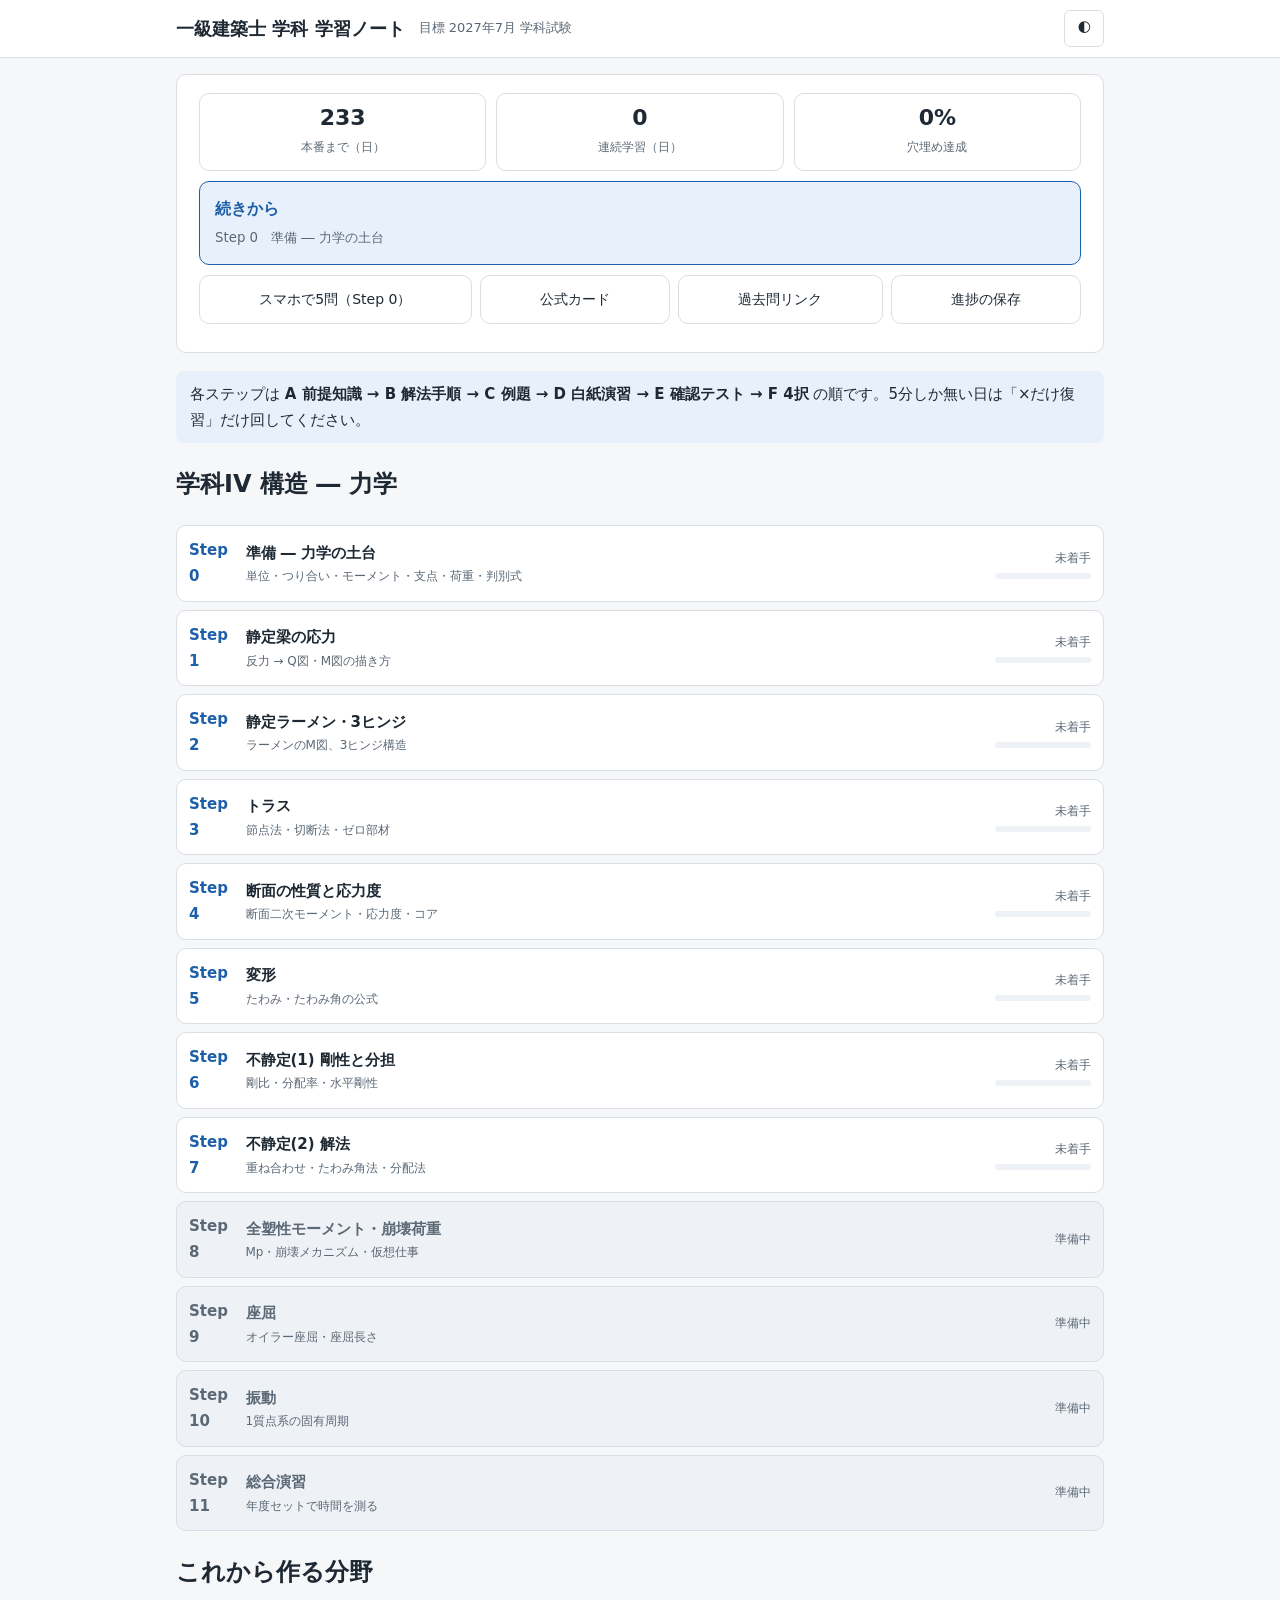
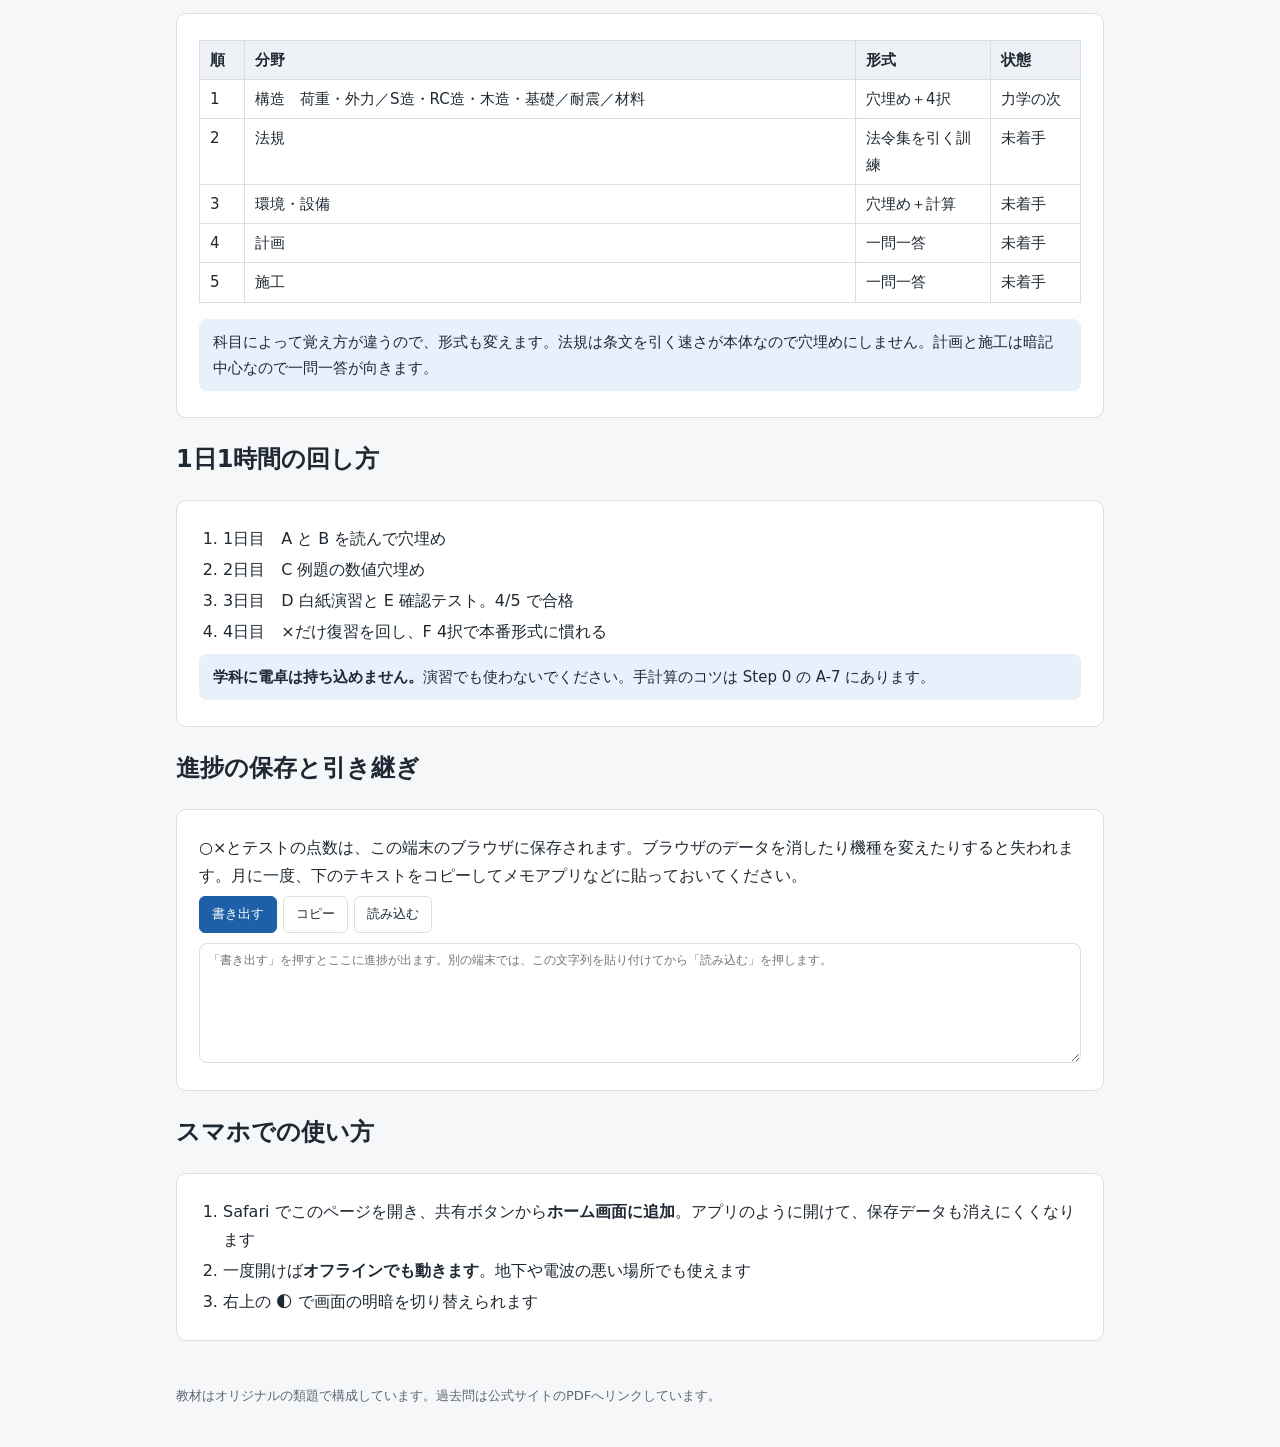
<file: index.html>
<!DOCTYPE html>
<html lang="ja">
<head>
<meta charset="UTF-8">
<meta name="viewport" content="width=device-width, initial-scale=1">
<title>一級建築士 学科 学習ノート</title>
<link rel="manifest" href="manifest.webmanifest">
<meta name="theme-color" content="#1d5fa8">
<link rel="apple-touch-icon" href="assets/icon-180.png">
<link rel="stylesheet" href="assets/app.css">
<style>
.hero{display:flex;flex-wrap:wrap;gap:10px}
.hero .m{flex:1 1 30%;min-width:100px;text-align:center;padding:10px 6px;border:1px solid var(--line);border-radius:10px;background:var(--card)}
.hero .m b{display:block;font-size:22px;line-height:1.3}
.hero .m small{color:var(--sub);font-size:12px}
.cont{display:block;padding:13px 15px;border:1px solid var(--acc);border-radius:10px;background:var(--acc-bg);
  text-decoration:none;color:var(--ink);margin:10px 0}
.cont b{display:block;font-size:16px;color:var(--acc)}
.cont small{color:var(--sub)}
.quick{display:flex;flex-wrap:wrap;gap:8px;margin:10px 0}
.quick a{flex:1 1 auto;text-align:center;padding:11px 12px;border:1px solid var(--line);border-radius:10px;
  background:var(--card);text-decoration:none;color:var(--ink);font-size:14px;min-width:120px}
.quick a:hover{background:var(--acc-bg)}
</style>
</head>
<body>
<header><div class="hin">
  <h1>一級建築士 学科 学習ノート</h1>
  <span class="sub">目標 2027年7月 学科試験</span>
</div></header>
<main>

<div class="card">
  <div class="hero">
    <div class="m"><b id="dleft">–</b><small>本番まで（日）</small></div>
    <div class="m"><b id="strk">–</b><small>連続学習（日）</small></div>
    <div class="m"><b id="allp">–</b><small>穴埋め達成</small></div>
  </div>
  <a class="cont" id="cont" href="structure/mechanics/S00.html"><b>続きから</b><small id="contsub">Step 0 準備 ― 力学の土台</small></a>
  <div class="quick">
    <a href="structure/mechanics/S00m.html">スマホで5問（Step 0）</a>
    <a href="formulas.html">公式カード</a>
    <a href="past-exams.html">過去問リンク</a>
    <a href="#backup">進捗の保存</a>
  </div>
  <div id="gr"></div>
</div>

<div class="note">各ステップは <b>A 前提知識 → B 解法手順 → C 例題 → D 白紙演習 → E 確認テスト → F 4択</b> の順です。5分しか無い日は「×だけ復習」だけ回してください。</div>

<h2>学科IV 構造 ― 力学</h2>
<ul class="steps" id="mech"></ul>

<h2>これから作る分野</h2>
<div class="card">
<div class="scroll"><table>
<tr><th style="width:3em">順</th><th>分野</th><th style="width:9em">形式</th><th style="width:6em">状態</th></tr>
<tr><td>1</td><td>構造　荷重・外力／S造・RC造・木造・基礎／耐震／材料</td><td>穴埋め＋4択</td><td>力学の次</td></tr>
<tr><td>2</td><td>法規</td><td>法令集を引く訓練</td><td>未着手</td></tr>
<tr><td>3</td><td>環境・設備</td><td>穴埋め＋計算</td><td>未着手</td></tr>
<tr><td>4</td><td>計画</td><td>一問一答</td><td>未着手</td></tr>
<tr><td>5</td><td>施工</td><td>一問一答</td><td>未着手</td></tr>
</table></div>
<p class="note">科目によって覚え方が違うので、形式も変えます。法規は条文を引く速さが本体なので穴埋めにしません。計画と施工は暗記中心なので一問一答が向きます。</p>
</div>

<h2>1日1時間の回し方</h2>
<div class="card">
<ol>
<li>1日目　A と B を読んで穴埋め</li>
<li>2日目　C 例題の数値穴埋め</li>
<li>3日目　D 白紙演習と E 確認テスト。4/5 で合格</li>
<li>4日目　×だけ復習を回し、F 4択で本番形式に慣れる</li>
</ol>
<p class="note"><b>学科に電卓は持ち込めません。</b>演習でも使わないでください。手計算のコツは Step 0 の A-7 にあります。</p>
</div>

<h2 id="backup">進捗の保存と引き継ぎ</h2>
<div class="card">
<p>○×とテストの点数は、この端末のブラウザに保存されます。ブラウザのデータを消したり機種を変えたりすると失われます。月に一度、下のテキストをコピーしてメモアプリなどに貼っておいてください。</p>
<div class="tools">
  <button id="bkout" class="pri">書き出す</button>
  <button id="bkcopy">コピー</button>
  <button id="bkin">読み込む</button>
</div>
<textarea id="bktxt" placeholder="「書き出す」を押すとここに進捗が出ます。別の端末では、この文字列を貼り付けてから「読み込む」を押します。"></textarea>
<p id="bkmsg" class="note" hidden></p>
</div>

<h2>スマホでの使い方</h2>
<div class="card">
<ol>
<li>Safari でこのページを開き、共有ボタンから<b>ホーム画面に追加</b>。アプリのように開けて、保存データも消えにくくなります</li>
<li>一度開けば<b>オフラインでも動きます</b>。地下や電波の悪い場所でも使えます</li>
<li>右上の 🌓 で画面の明暗を切り替えられます</li>
</ol>
</div>

</main>
<footer>教材はオリジナルの類題で構成しています。過去問は公式サイトのPDFへリンクしています。</footer>

<script src="assets/app.js"></script>
<script>
(function(){
var K=window.IKKYU;
K.applyTheme();
K.header({});
K.initSW('');

/* 上部の数値 */
var d=K.daysLeft();
document.getElementById('dleft').textContent = d>0? d : '—';
document.getElementById('strk').textContent = K.streak();

/* ステップ一覧 */
var ul=document.getElementById('mech'), gdone=0, gtot=0, firstUnfinished=null;
K.STEPS.forEach(function(st){
  var dd=K.rd('ikkyu_'+st.id);
  var li=document.createElement('li');
  if(!st.ready) li.className='off';
  var status='準備中';
  if(st.ready){
    var done=dd.done||0, total=dd.total||0, pct= total? Math.round(done/total*100):0;
    gdone+=done; gtot+=total;
    if(!firstUnfinished && (dd.score==null || dd.score<4)) firstUnfinished=st;
    status=(total? ('穴埋め ○ '+done+'/'+total) : '未着手')+
      (dd.score!=null? ('<br>テスト <span class="'+(dd.score>=4?'ok':'')+'">'+dd.score+'/'+(dd.qn||5)+'</span>') : '')+
      '<div class="bar"><i style="width:'+pct+'%"></i></div>';
  }
  var inner='<span class="num">Step '+st.n+'</span><span class="ttl"><b>'+st.t+'</b><small>'+st.s+'</small></span><span class="st">'+status+'</span>';
  li.innerHTML = st.ready? ('<a href="'+st.h+'">'+inner+'</a>') : inner;
  ul.appendChild(li);
});
document.getElementById('allp').textContent = gtot? (Math.round(gdone/gtot*100)+'%') : '0%';

/* 続きから */
var last=K.app().last, cont=document.getElementById('cont'), sub=document.getElementById('contsub');
if(last && last.step){
  var s=K.STEPS.filter(function(x){return x.id===last.step;})[0];
  if(s){ cont.href=s.h; sub.textContent='Step '+s.n+'　'+s.t; }
} else if(firstUnfinished){
  cont.href=firstUnfinished.h;
  sub.textContent='Step '+firstUnfinished.n+'　'+firstUnfinished.t;
}
/* いま開いているステップに印 */
if(last && last.step){
  var idx=K.STEPS.map(function(x){return x.id;}).indexOf(last.step);
  if(idx>=0 && ul.children[idx]) ul.children[idx].classList.add('cur');
}

/* 全ステップ横断の ×だけ復習 */
var xs=[];
K.STEPS.forEach(function(st){
  var dd=K.rd('ikkyu_'+st.id), c=dd.xctx||{};
  Object.keys(c).forEach(function(k){ xs.push({step:st, id:k, a:c[k].a, c:c[k].c, h:st.h}); });
});
if(xs.length){
  var box=document.getElementById('gr');
  box.innerHTML='<div class="tools"><button class="pri" id="gorev">×だけ復習（全ステップ '+xs.length+' 件）</button></div>';
  document.getElementById('gorev').addEventListener('click',function(){ runGlobal(xs); });
}
function runGlobal(list){
  var i=0;
  var ovl=document.createElement('div'); ovl.className='ovl';
  ovl.innerHTML='<div class="box"><div class="hd"><b></b><button class="cl">閉じる</button></div><div class="ctx"></div><div class="act"></div></div>';
  document.body.appendChild(ovl);
  var hd=ovl.querySelector('.hd b'), ctx=ovl.querySelector('.ctx'), act=ovl.querySelector('.act');
  ovl.querySelector('.cl').addEventListener('click',close);
  ovl.addEventListener('click',function(e){ if(e.target===ovl) close(); });
  function close(){ ovl.remove(); location.reload(); }
  function draw(){
    if(i>=list.length){
      hd.textContent='復習おわり';
      ctx.innerHTML='<p>'+list.length+' 件を見直しました。</p>';
      act.innerHTML='<button class="pri">閉じる</button>';
      act.querySelector('button').addEventListener('click',close);
      return;
    }
    var it=list[i];
    hd.textContent='×だけ復習　'+(i+1)+' / '+list.length+'　Step '+it.step.n;
    ctx.textContent=it.c;
    act.innerHTML='<button class="pri">答えを見る</button>';
    act.querySelector('button').addEventListener('click',function(){
      ctx.innerHTML=it.c.replace('［ ？ ］','<span class="rev">'+it.a+'</span>');
      act.innerHTML='<button class="ok">できた ○</button><button class="ng">まだ ×</button>';
      act.querySelector('.ok').addEventListener('click',function(){
        var s=K.rd('ikkyu_'+it.step.id);
        s[it.id]='o'; if(s.xctx) delete s.xctx[it.id];
        s.done=(s.done||0)+1; K.wr('ikkyu_'+it.step.id,s);
        i++; draw();
      });
      act.querySelector('.ng').addEventListener('click',function(){ i++; draw(); });
    });
  }
  draw();
}

/* バックアップ */
var ta=document.getElementById('bktxt'), msg=document.getElementById('bkmsg');
function say(t){ msg.textContent=t; msg.hidden=false; }
document.getElementById('bkout').addEventListener('click',function(){
  ta.value=K.exportAll(); say('書き出しました。このテキストを全部コピーして保管してください。');
});
document.getElementById('bkcopy').addEventListener('click',function(){
  if(!ta.value){ ta.value=K.exportAll(); }
  ta.select(); ta.setSelectionRange(0,999999);
  var ok=false;
  try{ ok=document.execCommand('copy'); }catch(e){}
  if(!ok && navigator.clipboard){ navigator.clipboard.writeText(ta.value).then(function(){ say('コピーしました。'); }); return; }
  say(ok? 'コピーしました。' : 'コピーできませんでした。手で選択してコピーしてください。');
});
document.getElementById('bkin').addEventListener('click',function(){
  if(!ta.value.trim()){ say('先に、保管しておいたテキストを貼り付けてください。'); return; }
  if(!confirm('いまの進捗を、貼り付けた内容で上書きします。よろしいですか？')) return;
  var r=K.importAll(ta.value);
  say(r.msg);
  if(r.ok) setTimeout(function(){ location.reload(); },800);
});
})();
</script>
</body>
</html>
</file>
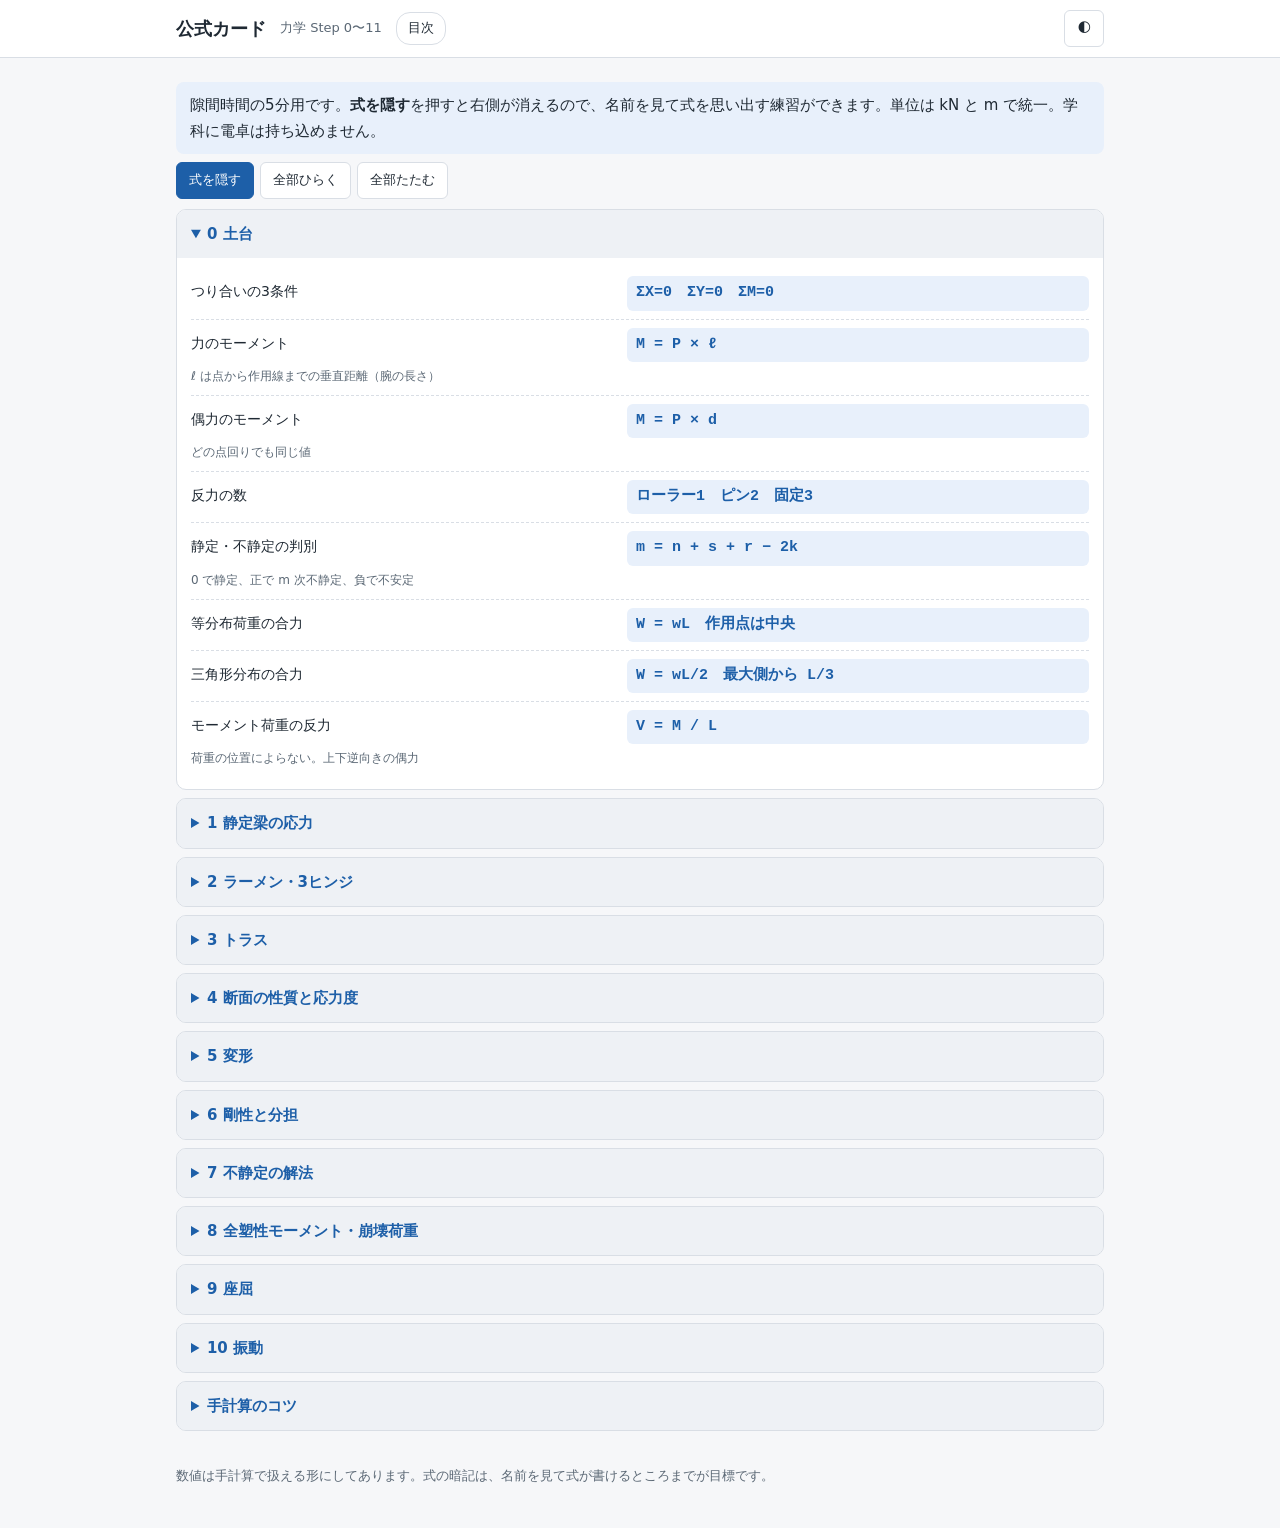
<file: formulas.html>
<!DOCTYPE html>
<html lang="ja">
<head>
<meta charset="UTF-8">
<meta name="viewport" content="width=device-width, initial-scale=1">
<title>公式カード ｜ 一級建築士 構造力学</title>
<link rel="manifest" href="manifest.webmanifest">
<meta name="theme-color" content="#1d5fa8">
<link rel="apple-touch-icon" href="assets/icon-180.png">
<link rel="stylesheet" href="assets/app.css">
<style>
.fx{border:1px solid var(--line);border-radius:10px;margin:8px 0;background:var(--card);overflow:hidden}
.fx>summary{padding:11px 14px;background:var(--mute);font-size:15px}
.fx>div{padding:4px 14px 12px;border:none}
.f{display:flex;flex-wrap:wrap;align-items:baseline;gap:6px 10px;padding:8px 0;border-bottom:1px dashed var(--line)}
.f:last-child{border-bottom:none}
.f .n{flex:1 1 42%;min-width:130px;font-size:14px}
.f .e{flex:1 1 46%;min-width:150px;font-family:Consolas,"Courier New",monospace;font-weight:700;
  font-size:15px;color:var(--acc);background:var(--acc-bg);border-radius:6px;padding:4px 9px}
.f small{flex:1 1 100%;color:var(--sub);font-size:12px;margin-top:-2px}
.hide .e{visibility:hidden}
</style>
</head>
<body>
<header><div class="hin">
  <h1>公式カード</h1>
  <span class="sub">力学 Step 0〜11</span>
  <nav class="tabs"><a href="index.html">目次</a></nav>
</div></header>
<main>

<div class="note">隙間時間の5分用です。<b>式を隠す</b>を押すと右側が消えるので、名前を見て式を思い出す練習ができます。単位は kN と m で統一。学科に電卓は持ち込めません。</div>
<div class="tools">
  <button id="tg" class="pri">式を隠す</button>
  <button id="op">全部ひらく</button>
  <button id="cl">全部たたむ</button>
</div>

<details class="fx" open><summary>0 土台</summary><div>
<div class="f"><span class="n">つり合いの3条件</span><span class="e">ΣX=0　ΣY=0　ΣM=0</span></div>
<div class="f"><span class="n">力のモーメント</span><span class="e">M = P × ℓ</span><small>ℓ は点から作用線までの垂直距離（腕の長さ）</small></div>
<div class="f"><span class="n">偶力のモーメント</span><span class="e">M = P × d</span><small>どの点回りでも同じ値</small></div>
<div class="f"><span class="n">反力の数</span><span class="e">ローラー1　ピン2　固定3</span></div>
<div class="f"><span class="n">静定・不静定の判別</span><span class="e">m = n + s + r − 2k</span><small>0 で静定、正で m 次不静定、負で不安定</small></div>
<div class="f"><span class="n">等分布荷重の合力</span><span class="e">W = wL　作用点は中央</span></div>
<div class="f"><span class="n">三角形分布の合力</span><span class="e">W = wL/2　最大側から L/3</span></div>
<div class="f"><span class="n">モーメント荷重の反力</span><span class="e">V = M / L</span><small>荷重の位置によらない。上下逆向きの偶力</small></div>
</div></details>

<details class="fx"><summary>1 静定梁の応力</summary><div>
<div class="f"><span class="n">単純梁 中央集中 P　最大 M</span><span class="e">PL/4</span></div>
<div class="f"><span class="n">単純梁 等分布 w　最大 M</span><span class="e">wL²/8</span></div>
<div class="f"><span class="n">単純梁 三角形分布　最大 M</span><span class="e">wL²/9√3 ≒ 0.064 wL²</span></div>
<div class="f"><span class="n">片持ち梁 先端 P　固定端 M</span><span class="e">PL</span></div>
<div class="f"><span class="n">片持ち梁 等分布 w　固定端 M</span><span class="e">wL²/2</span></div>
<div class="f"><span class="n">Q図と M図の関係</span><span class="e">M の傾き = Q</span><small>Q = 0 の位置で M が最大</small></div>
<div class="f"><span class="n">M図の描き方</span><span class="e">引張側に描く</span><small>ヒンジ位置は必ず M = 0</small></div>
</div></details>

<details class="fx"><summary>2 ラーメン・3ヒンジ</summary><div>
<div class="f"><span class="n">節点でのつり合い</span><span class="e">ΣM = 0（節点に集まる M の和）</span></div>
<div class="f"><span class="n">3ヒンジの解き方</span><span class="e">ヒンジで M = 0 の式を1本追加</span></div>
<div class="f"><span class="n">3ヒンジラーメン 水平反力</span><span class="e">H = M<sub>中央</sub> / h</span><small>中央ヒンジ回りの半片でつり合いをとる</small></div>
</div></details>

<details class="fx"><summary>3 トラス</summary><div>
<div class="f"><span class="n">節点法</span><span class="e">各節点で ΣX=0, ΣY=0</span><small>未知が2本以下の節点から始める</small></div>
<div class="f"><span class="n">切断法</span><span class="e">求めたい材を含めて3本以内で切る</span></div>
<div class="f"><span class="n">ゼロ部材 その1</span><span class="e">2部材の節点で荷重なし → 両方 0</span></div>
<div class="f"><span class="n">ゼロ部材 その2</span><span class="e">3部材で2本が一直線 → 残り1本が 0</span></div>
<div class="f"><span class="n">符号</span><span class="e">引張を +、圧縮を −</span></div>
</div></details>

<details class="fx"><summary>4 断面の性質と応力度</summary><div>
<div class="f"><span class="n">長方形の断面二次モーメント</span><span class="e">I = bh³/12</span></div>
<div class="f"><span class="n">円形の断面二次モーメント</span><span class="e">I = πd⁴/64</span></div>
<div class="f"><span class="n">平行軸の定理</span><span class="e">I = I₀ + A·y²</span></div>
<div class="f"><span class="n">断面係数</span><span class="e">Z = I / y　長方形は bh²/6</span></div>
<div class="f"><span class="n">曲げ応力度</span><span class="e">σ = M / Z</span></div>
<div class="f"><span class="n">垂直応力度</span><span class="e">σ = N / A</span></div>
<div class="f"><span class="n">最大せん断応力度 長方形</span><span class="e">τ = 1.5 Q / A</span></div>
<div class="f"><span class="n">最大せん断応力度 円形</span><span class="e">τ = 4Q / 3A</span></div>
<div class="f"><span class="n">組合せ応力度</span><span class="e">σ = N/A ± M/Z</span></div>
<div class="f"><span class="n">断面の核 長方形</span><span class="e">中心から h/6</span><small>全断面を圧縮に保てる範囲</small></div>
</div></details>

<details class="fx"><summary>5 変形</summary><div>
<div class="f"><span class="n">片持ち 先端 P　先端たわみ</span><span class="e">PL³/3EI</span></div>
<div class="f"><span class="n">片持ち 等分布 w　先端たわみ</span><span class="e">wL⁴/8EI</span></div>
<div class="f"><span class="n">単純梁 中央 P　中央たわみ</span><span class="e">PL³/48EI</span></div>
<div class="f"><span class="n">単純梁 等分布 w　中央たわみ</span><span class="e">5wL⁴/384EI</span></div>
<div class="f"><span class="n">片持ち 先端 P　先端たわみ角</span><span class="e">PL²/2EI</span></div>
<div class="f"><span class="n">単純梁 中央 P　端部たわみ角</span><span class="e">PL²/16EI</span></div>
<div class="f"><span class="n">比の問題の勘所</span><span class="e">δ ∝ L³ または L⁴、∝ 1/EI</span><small>L が2倍なら集中荷重で8倍、等分布で16倍</small></div>
</div></details>

<details class="fx"><summary>6 剛性と分担</summary><div>
<div class="f"><span class="n">剛度</span><span class="e">K = I / L</span></div>
<div class="f"><span class="n">剛比</span><span class="e">k = K / K₀</span></div>
<div class="f"><span class="n">分配率</span><span class="e">DF = k / Σk</span></div>
<div class="f"><span class="n">柱の水平剛性 両端固定</span><span class="e">12EI/h³</span></div>
<div class="f"><span class="n">柱の水平剛性 一端ピン</span><span class="e">3EI/h³</span></div>
<div class="f"><span class="n">層のせん断力分担</span><span class="e">Qi = Q × ki / Σk</span><small>剛性に比例して配分される</small></div>
<div class="f"><span class="n">固定端モーメント 等分布</span><span class="e">wL²/12</span></div>
<div class="f"><span class="n">固定端モーメント 中央集中</span><span class="e">PL/8</span></div>
<div class="f"><span class="n">反曲点</span><span class="e">M = 0 の位置</span><small>両端固定の柱では中央</small></div>
</div></details>

<details class="fx"><summary>7 不静定の解法</summary><div>
<div class="f"><span class="n">重ね合わせ</span><span class="e">余分な支点を外し、変形を元に戻す力を求める</span></div>
<div class="f"><span class="n">一端固定・他端ピン 等分布</span><span class="e">固定端 M = wL²/8</span></div>
<div class="f"><span class="n">両端固定 等分布</span><span class="e">固定端 wL²/12、中央 wL²/24</span></div>
<div class="f"><span class="n">両端固定 中央集中</span><span class="e">固定端 PL/8、中央 PL/8</span></div>
<div class="f"><span class="n">到達モーメント</span><span class="e">分配した M の 1/2 が他端へ伝わる</span></div>
</div></details>

<details class="fx"><summary>8 全塑性モーメント・崩壊荷重</summary><div>
<div class="f"><span class="n">全塑性モーメント</span><span class="e">Mp = Zp · σy</span></div>
<div class="f"><span class="n">塑性断面係数 長方形</span><span class="e">Zp = bh²/4</span></div>
<div class="f"><span class="n">形状係数 長方形</span><span class="e">Zp / Z = 1.5</span></div>
<div class="f"><span class="n">崩壊機構の条件</span><span class="e">ヒンジ数 = 不静定次数 + 1</span></div>
<div class="f"><span class="n">仮想仕事法</span><span class="e">外力のする仕事 = ΣMp·θ</span></div>
</div></details>

<details class="fx"><summary>9 座屈</summary><div>
<div class="f"><span class="n">オイラー座屈荷重</span><span class="e">Pk = π²EI / Lk²</span></div>
<div class="f"><span class="n">座屈長さ 両端ピン</span><span class="e">Lk = 1.0 L</span></div>
<div class="f"><span class="n">座屈長さ 両端固定</span><span class="e">Lk = 0.5 L</span></div>
<div class="f"><span class="n">座屈長さ 一端固定・他端ピン</span><span class="e">Lk = 0.7 L</span></div>
<div class="f"><span class="n">座屈長さ 一端固定・他端自由</span><span class="e">Lk = 2.0 L</span></div>
<div class="f"><span class="n">細長比</span><span class="e">λ = Lk / i　　i = √(I/A)</span></div>
<div class="f"><span class="n">比の問題の勘所</span><span class="e">Pk ∝ I、∝ 1/Lk²</span><small>π と E は約分で消えることが多い</small></div>
</div></details>

<details class="fx"><summary>10 振動</summary><div>
<div class="f"><span class="n">固有周期</span><span class="e">T = 2π √(m/k)</span></div>
<div class="f"><span class="n">固有円振動数</span><span class="e">ω = √(k/m)</span></div>
<div class="f"><span class="n">比の問題の勘所</span><span class="e">T ∝ √m、∝ 1/√k</span><small>質量4倍で周期2倍、剛性4倍で周期半分</small></div>
</div></details>

<details class="fx"><summary>手計算のコツ</summary><div>
<div class="f"><span class="n">割り算は最後に一度だけ</span><span class="e">分数のまま持ち回る</span></div>
<div class="f"><span class="n">単純梁の反力</span><span class="e">遠い側の距離に比例</span><small>比で暗算できる</small></div>
<div class="f"><span class="n">π と √ は残す</span><span class="e">約分で消えることが多い</span><small>√2 ≒ 1.41　√3 ≒ 1.73</small></div>
<div class="f"><span class="n">4択の絞り方</span><span class="e">概算で桁を見て2つ消す</span></div>
</div></details>

</main>
<footer>数値は手計算で扱える形にしてあります。式の暗記は、名前を見て式が書けるところまでが目標です。</footer>

<script src="assets/app.js"></script>
<script>
(function(){
var K=window.IKKYU; K.applyTheme(); K.header({}); K.initSW('');
var main=document.querySelector('main'), hidden=false;
document.getElementById('tg').addEventListener('click',function(){
  hidden=!hidden;
  main.classList.toggle('hide',hidden);
  this.textContent=hidden?'式を表示':'式を隠す';
});
document.getElementById('op').addEventListener('click',function(){
  Array.prototype.forEach.call(document.querySelectorAll('.fx'),function(d){ d.open=true; });
});
document.getElementById('cl').addEventListener('click',function(){
  Array.prototype.forEach.call(document.querySelectorAll('.fx'),function(d){ d.open=false; });
});
})();
</script>
</body>
</html>
</file>
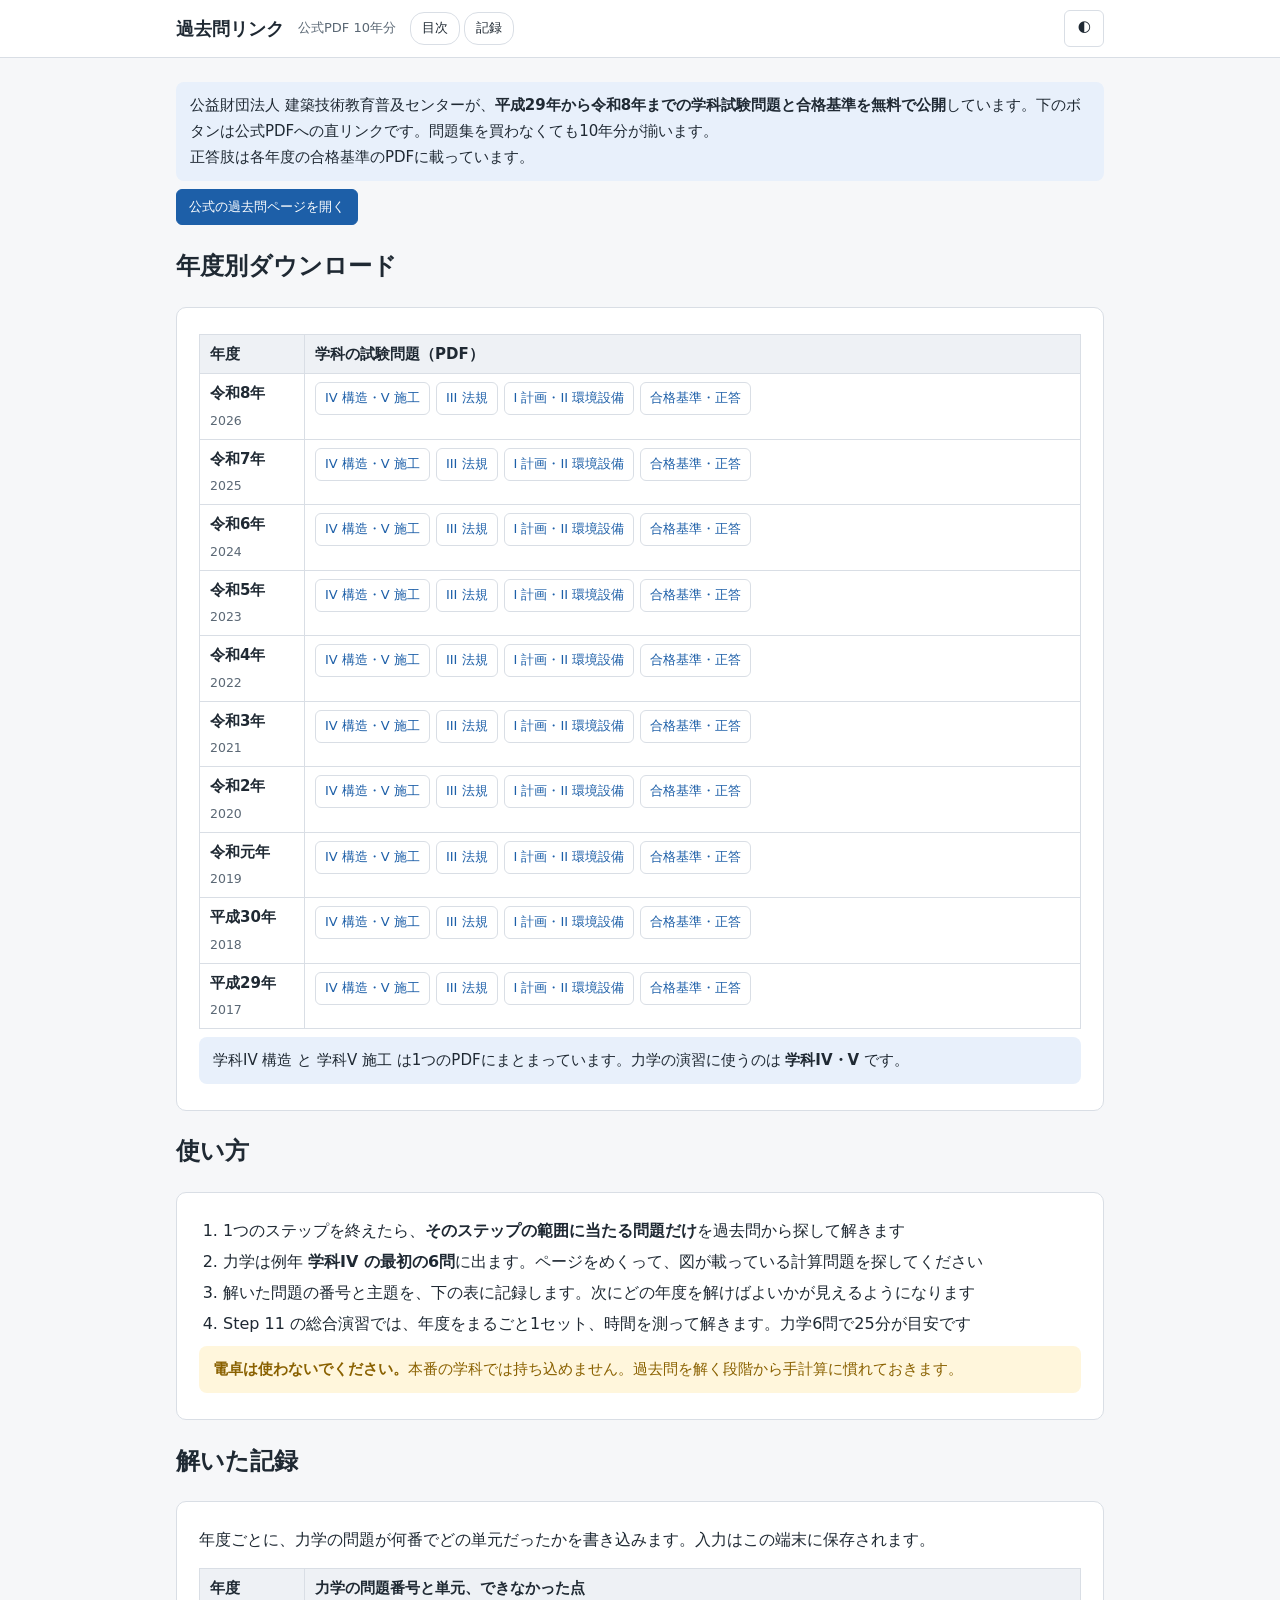
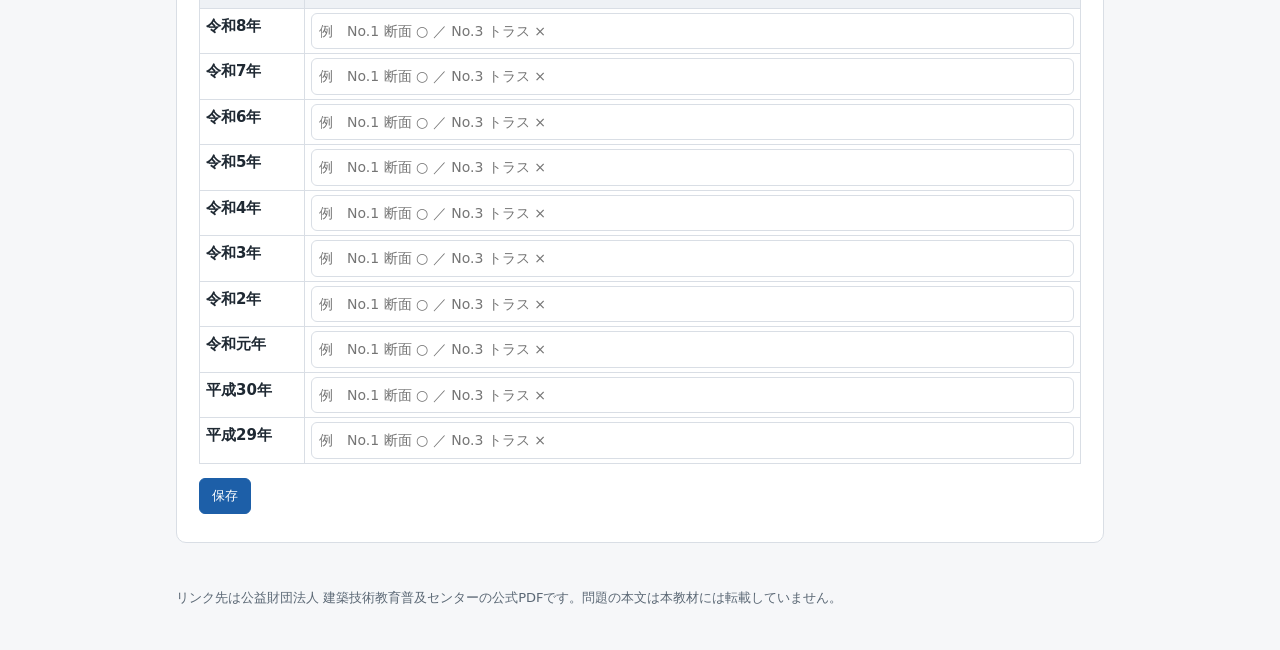
<file: past-exams.html>
<!DOCTYPE html>
<html lang="ja">
<head>
<meta charset="UTF-8">
<meta name="viewport" content="width=device-width, initial-scale=1">
<title>過去問リンク ｜ 一級建築士 学科</title>
<link rel="manifest" href="manifest.webmanifest">
<meta name="theme-color" content="#1d5fa8">
<link rel="apple-touch-icon" href="assets/icon-180.png">
<link rel="stylesheet" href="assets/app.css">
<style>
td.y{white-space:nowrap;font-weight:600}
td.l a{display:inline-block;margin:2px 6px 2px 0;padding:4px 9px;border:1px solid var(--line);
  border-radius:6px;text-decoration:none;font-size:13px;background:var(--card)}
td.l a:hover{background:var(--acc-bg)}
.logtbl input{font:inherit;font-size:14px;width:100%;padding:5px 7px;border:1px solid var(--line);
  border-radius:6px;background:var(--card);color:var(--ink)}
.logtbl td{padding:4px 6px}
</style>
</head>
<body>
<header><div class="hin">
  <h1>過去問リンク</h1>
  <span class="sub">公式PDF 10年分</span>
  <nav class="tabs"><a href="index.html">目次</a><a href="#log">記録</a></nav>
</div></header>
<main>

<div class="note">
公益財団法人 建築技術教育普及センターが、<b>平成29年から令和8年までの学科試験問題と合格基準を無料で公開</b>しています。下のボタンは公式PDFへの直リンクです。問題集を買わなくても10年分が揃います。<br>
正答肢は各年度の合格基準のPDFに載っています。
</div>
<div class="tools">
  <a href="https://www.jaeic.or.jp/shiken/1k/1k-mondai.html" target="_blank" rel="noopener"><button class="pri">公式の過去問ページを開く</button></a>
</div>

<h2>年度別ダウンロード</h2>
<div class="card scroll">
<table id="yt">
<tr><th style="width:7em">年度</th><th>学科の試験問題（PDF）</th></tr>
</table>
<p class="note">学科IV 構造 と 学科V 施工 は1つのPDFにまとまっています。力学の演習に使うのは <b>学科IV・V</b> です。</p>
</div>

<h2>使い方</h2>
<div class="card">
<ol>
<li>1つのステップを終えたら、<b>そのステップの範囲に当たる問題だけ</b>を過去問から探して解きます</li>
<li>力学は例年 <b>学科IV の最初の6問</b>に出ます。ページをめくって、図が載っている計算問題を探してください</li>
<li>解いた問題の番号と主題を、下の表に記録します。次にどの年度を解けばよいかが見えるようになります</li>
<li>Step 11 の総合演習では、年度をまるごと1セット、時間を測って解きます。力学6問で25分が目安です</li>
</ol>
<p class="warn"><b>電卓は使わないでください。</b>本番の学科では持ち込めません。過去問を解く段階から手計算に慣れておきます。</p>
</div>

<h2 id="log">解いた記録</h2>
<div class="card">
<p>年度ごとに、力学の問題が何番でどの単元だったかを書き込みます。入力はこの端末に保存されます。</p>
<div class="scroll"><table class="logtbl" id="lt">
<tr><th style="width:7em">年度</th><th>力学の問題番号と単元、できなかった点</th></tr>
</table></div>
<div class="tools"><button id="save" class="pri">保存</button><span id="msg" style="align-self:center;color:var(--sub);font-size:13px"></span></div>
</div>

</main>
<footer>リンク先は公益財団法人 建築技術教育普及センターの公式PDFです。問題の本文は本教材には転載していません。</footer>

<script src="assets/app.js"></script>
<script>
(function(){
var K=window.IKKYU; K.applyTheme(); K.header({}); K.initSW('');

var YEARS=[
 {y:2026, j:'令和8',  base:'https://www.jaeic.or.jp/.assets/'},
 {y:2025, j:'令和7'}, {y:2024, j:'令和6'}, {y:2023, j:'令和5'}, {y:2022, j:'令和4'},
 {y:2021, j:'令和3'}, {y:2020, j:'令和2'}, {y:2019, j:'令和元'},
 {y:2018, j:'平成30'}, {y:2017, j:'平成29'}
];
var OLD='https://www.jaeic.or.jp/assets/pdf/shiken/1k/1k-mondai/';

var yt=document.getElementById('yt');
YEARS.forEach(function(o){
  var b=o.base||OLD;
  var g12 = (o.y===2021) ? '1k-2021-1st-gakka1_2-r.pdf' : '1k-'+o.y+'-1st-gakka1_2.pdf';
  var tr=document.createElement('tr');
  tr.innerHTML='<td class="y">'+o.j+'年<br><small style="color:var(--sub);font-weight:400">'+o.y+'</small></td>'+
    '<td class="l">'+
      '<a href="'+b+'1k-'+o.y+'-1st-gakka4_5.pdf" target="_blank" rel="noopener">IV 構造・V 施工</a>'+
      '<a href="'+b+'1k-'+o.y+'-1st-gakka3.pdf" target="_blank" rel="noopener">III 法規</a>'+
      '<a href="'+b+g12+'" target="_blank" rel="noopener">I 計画・II 環境設備</a>'+
      '<a href="'+b+'1k-'+o.y+'-1st-gokakukijun.pdf" target="_blank" rel="noopener">合格基準・正答</a>'+
    '</td>';
  yt.appendChild(tr);
});

var lt=document.getElementById('lt'), st=K.rd('ikkyu_pastexam');
YEARS.forEach(function(o){
  var tr=document.createElement('tr');
  tr.innerHTML='<td class="y">'+o.j+'年</td><td><input type="text" data-y="'+o.y+'" placeholder="例　No.1 断面 ○ ／ No.3 トラス ×"></td>';
  lt.appendChild(tr);
  var inp=tr.querySelector('input');
  if(st['y'+o.y]) inp.value=st['y'+o.y];
});
document.getElementById('save').addEventListener('click',function(){
  var s={};
  Array.prototype.forEach.call(lt.querySelectorAll('input'),function(i){
    if(i.value.trim()) s['y'+i.getAttribute('data-y')]=i.value.trim();
  });
  K.wr('ikkyu_pastexam',s);
  var m=document.getElementById('msg'); m.textContent='保存しました';
  setTimeout(function(){ m.textContent=''; },2000);
});
})();
</script>
</body>
</html>
</file>
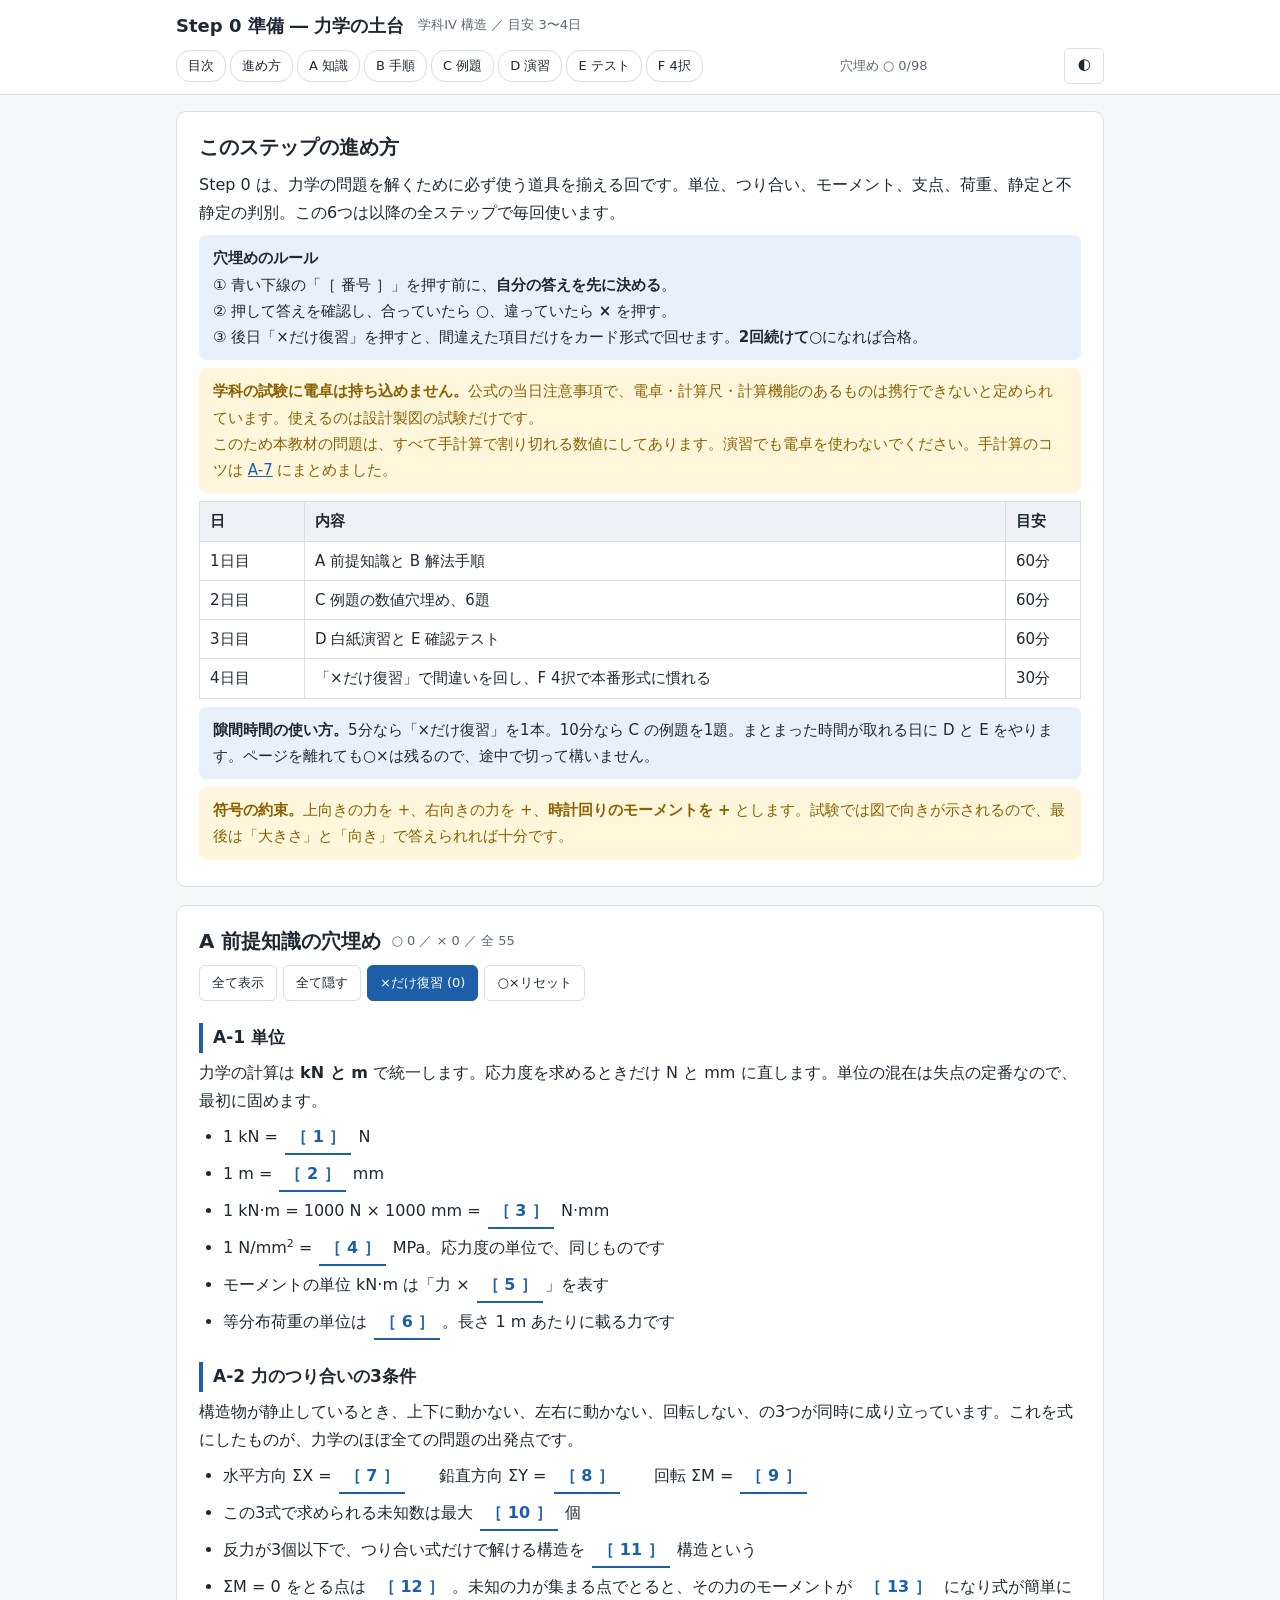
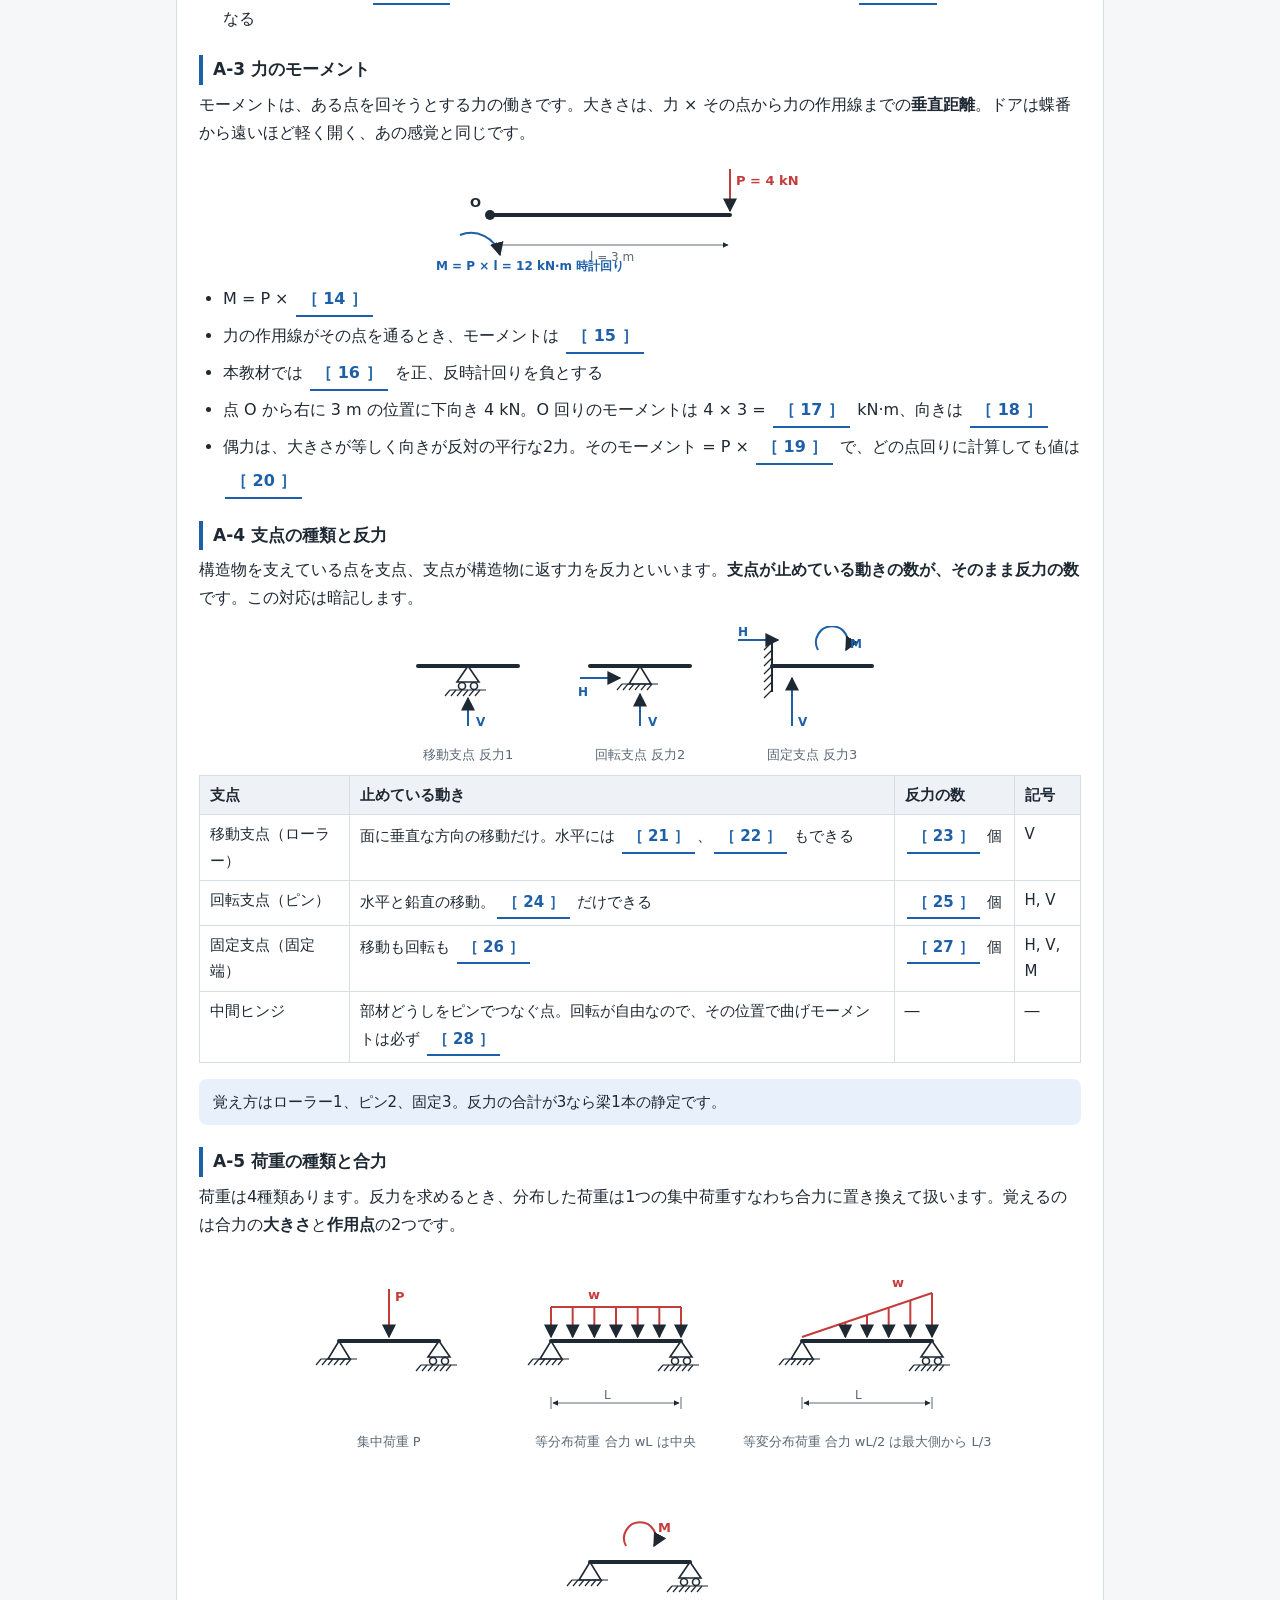
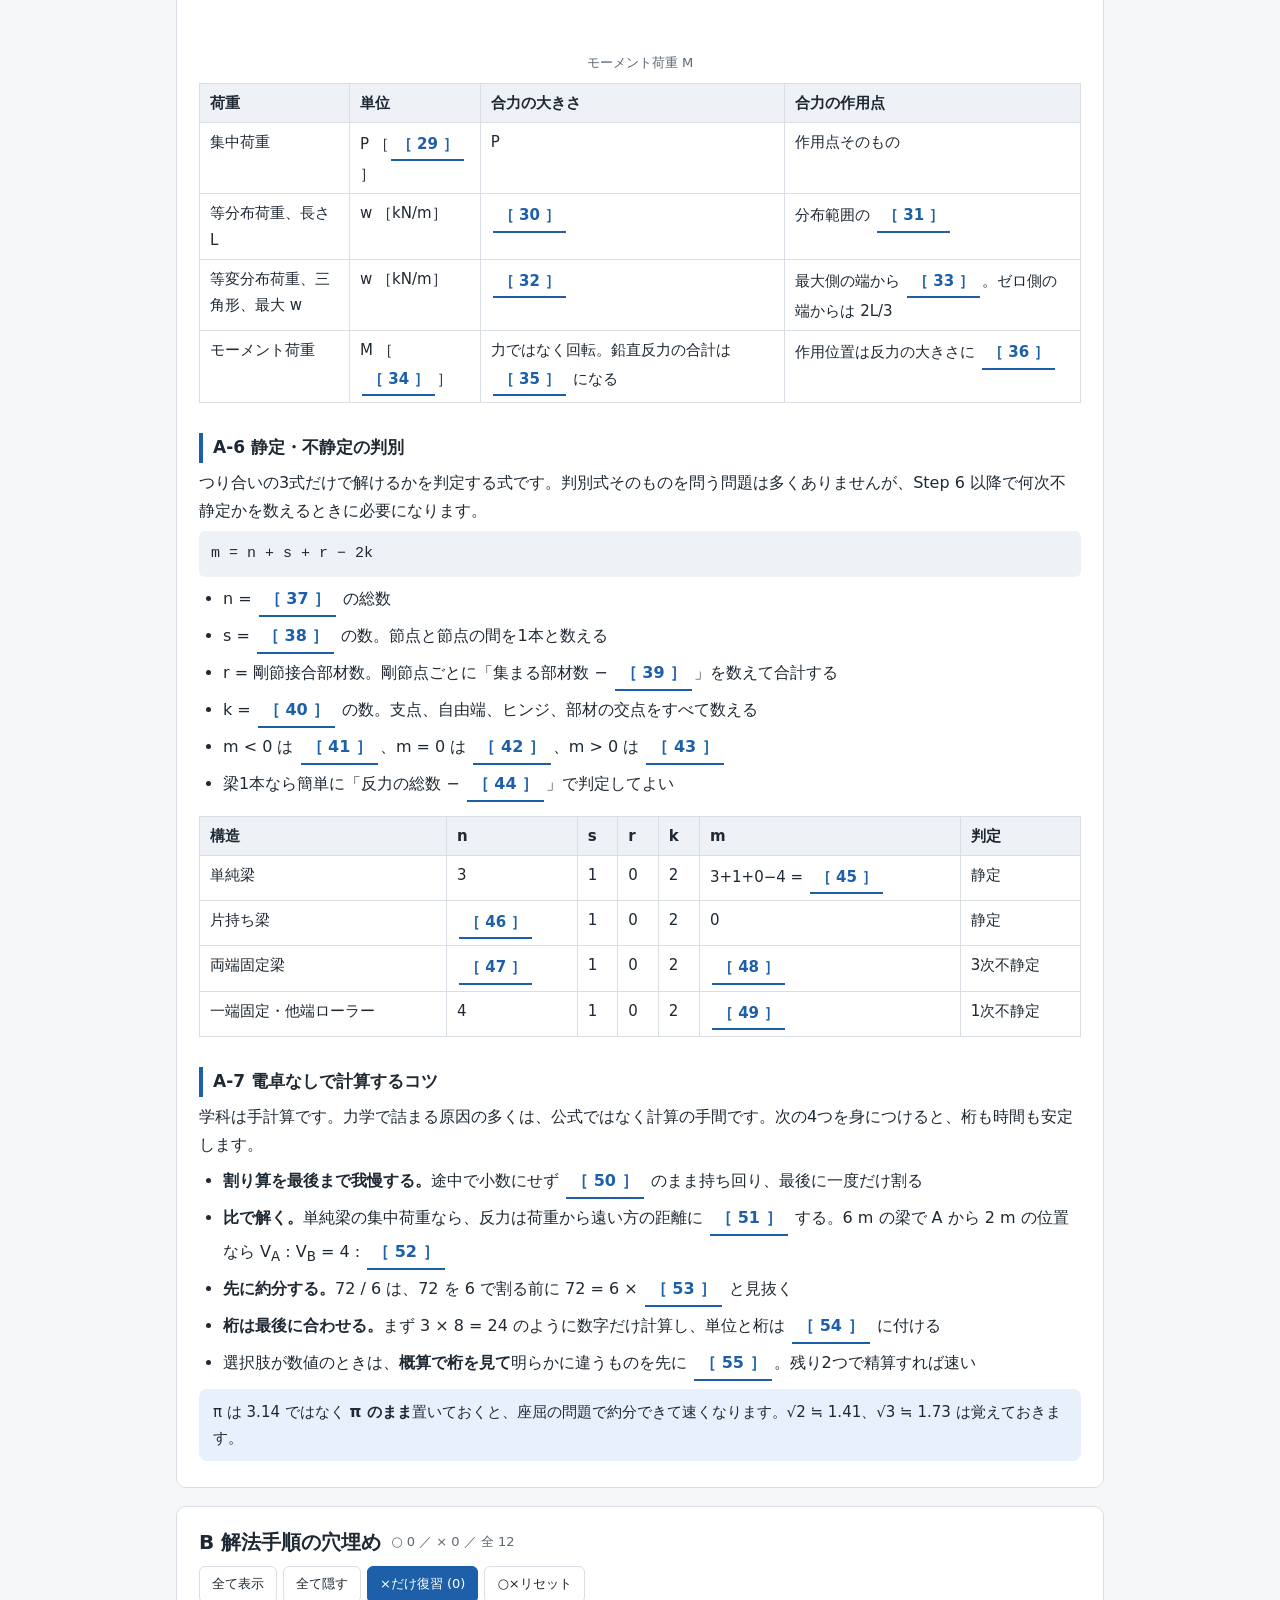
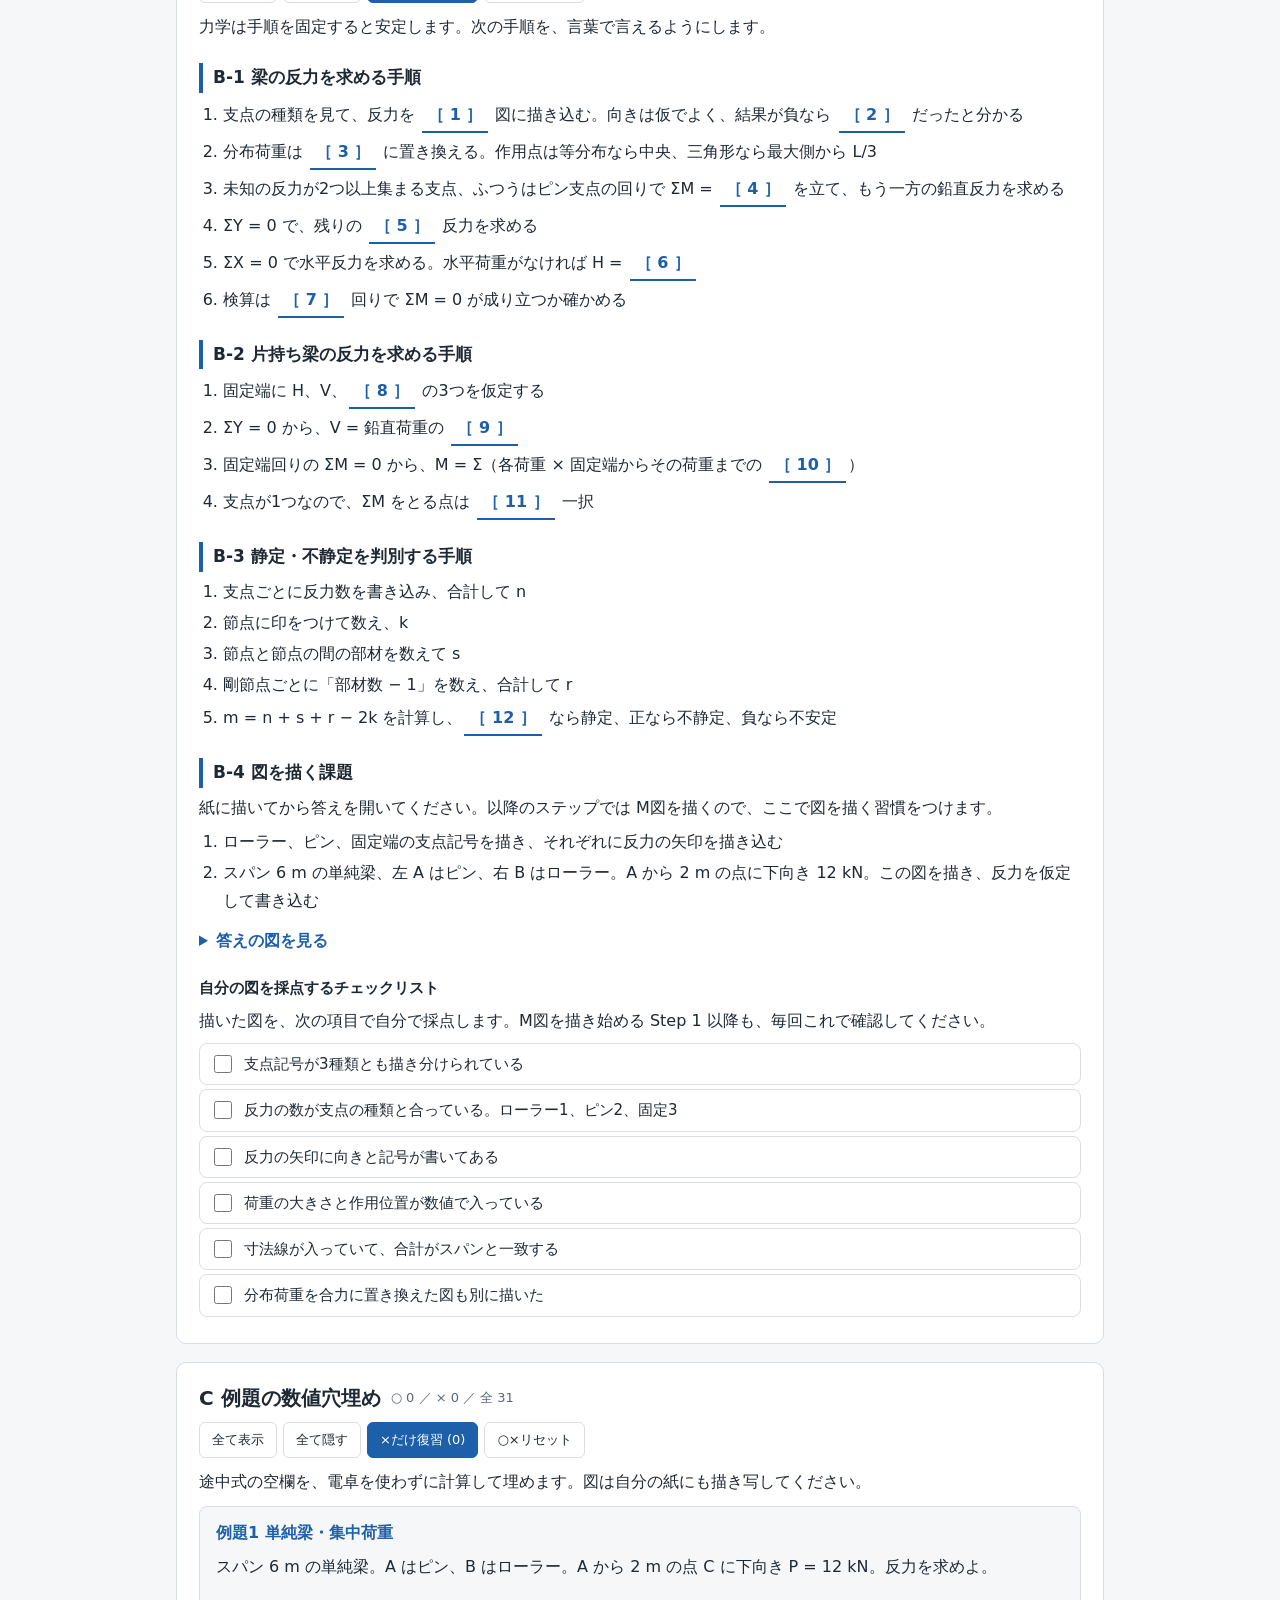
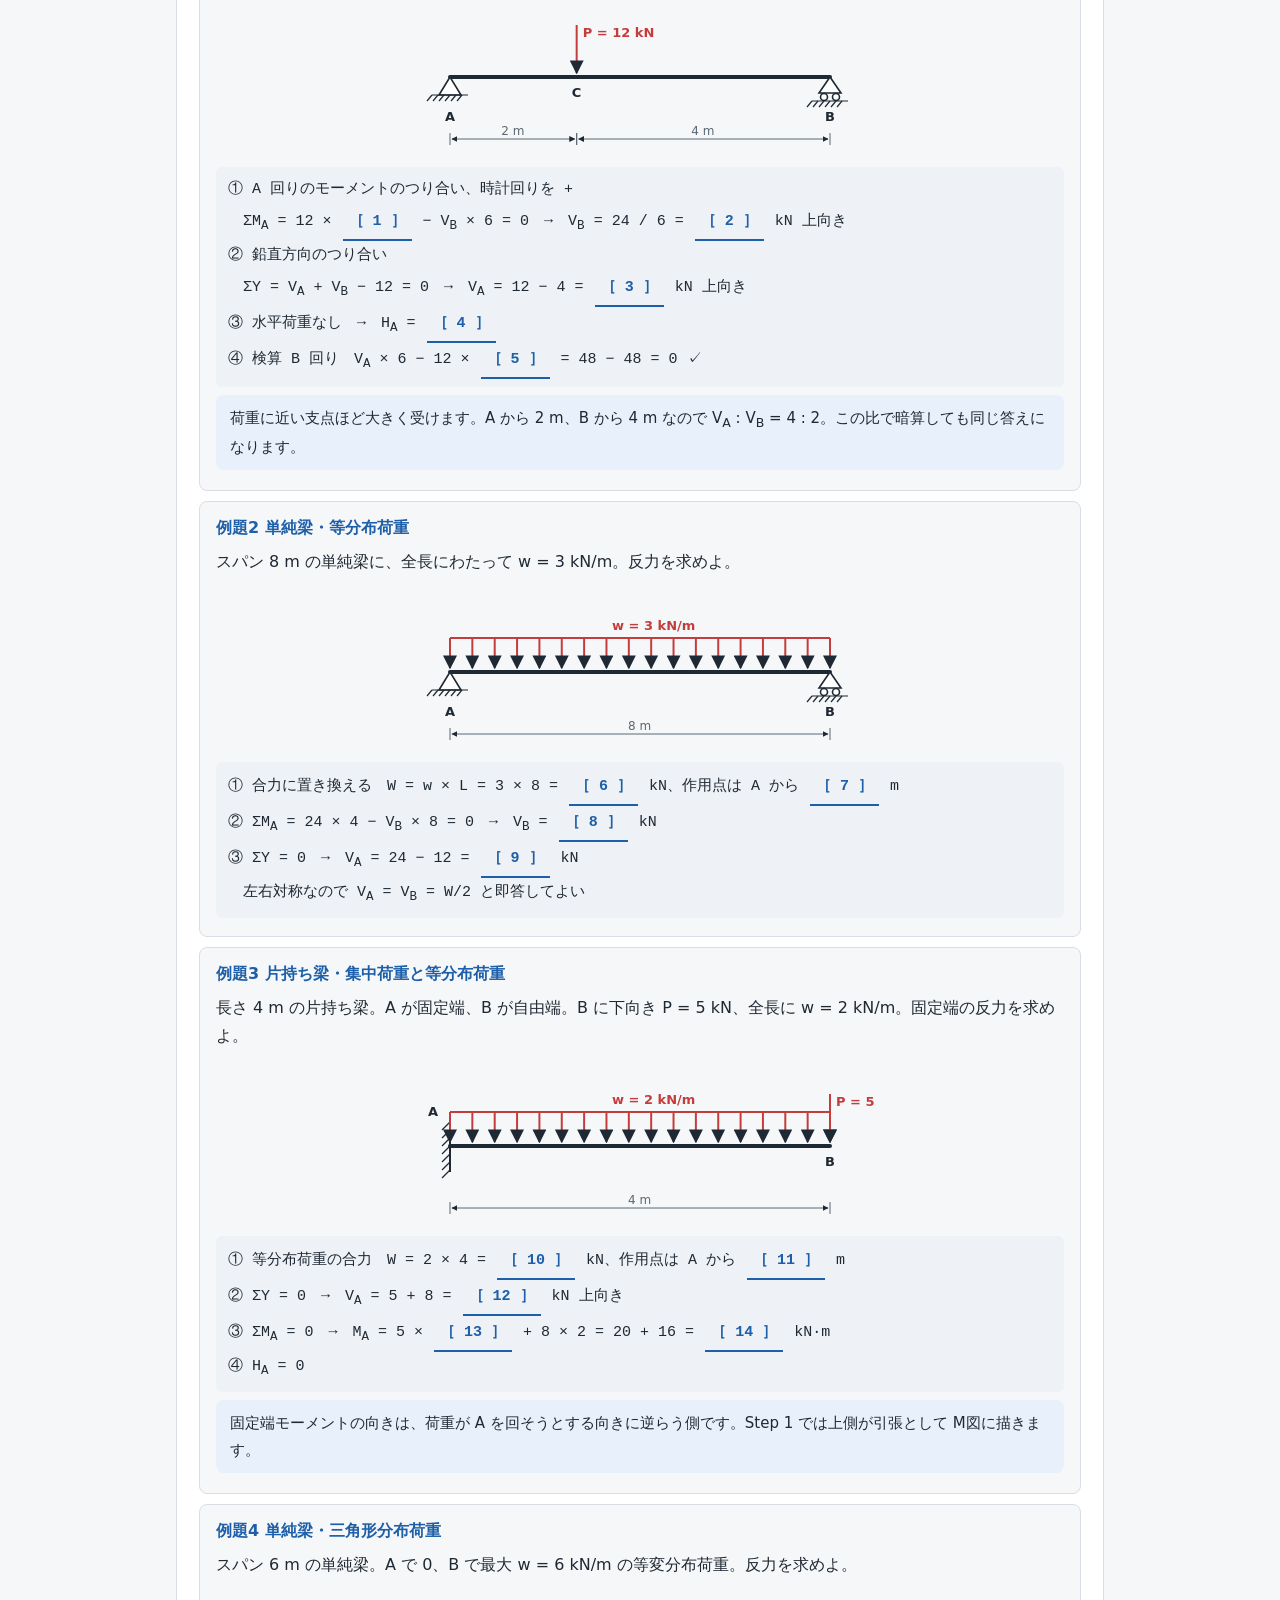
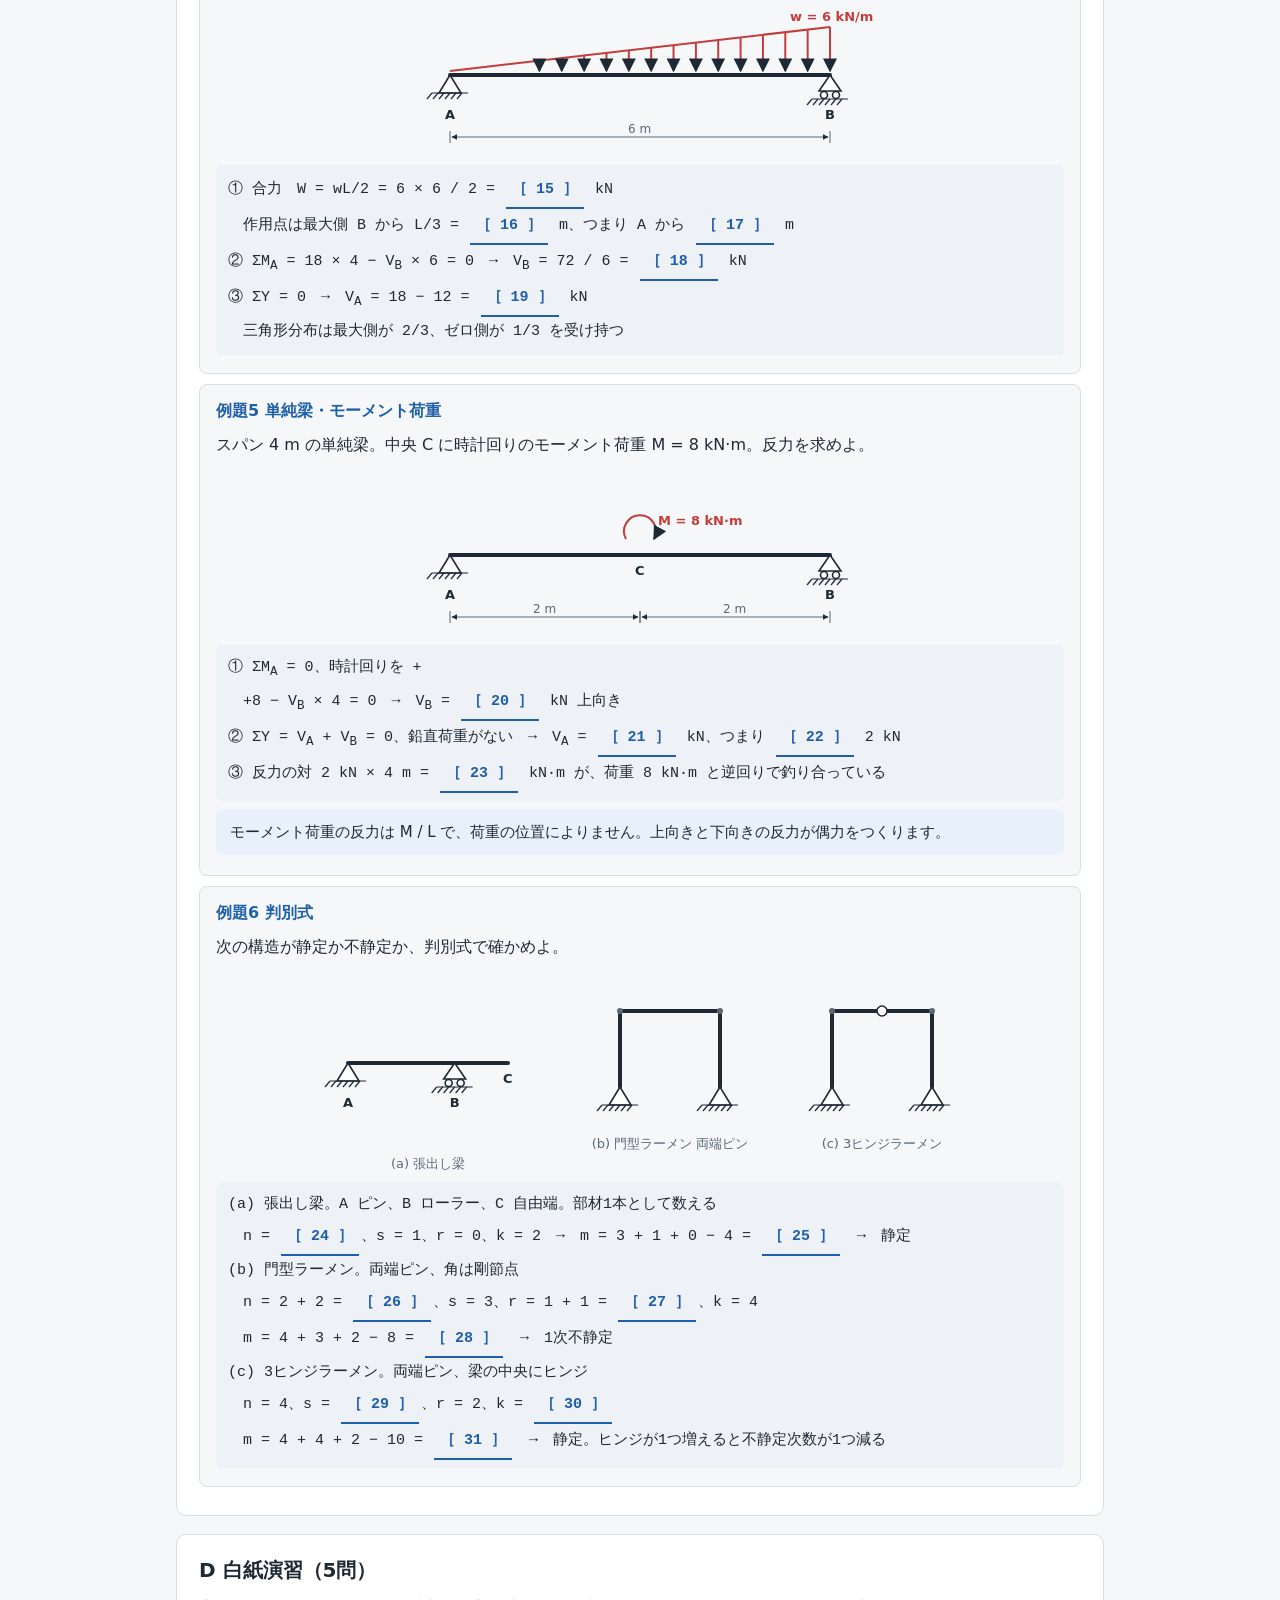
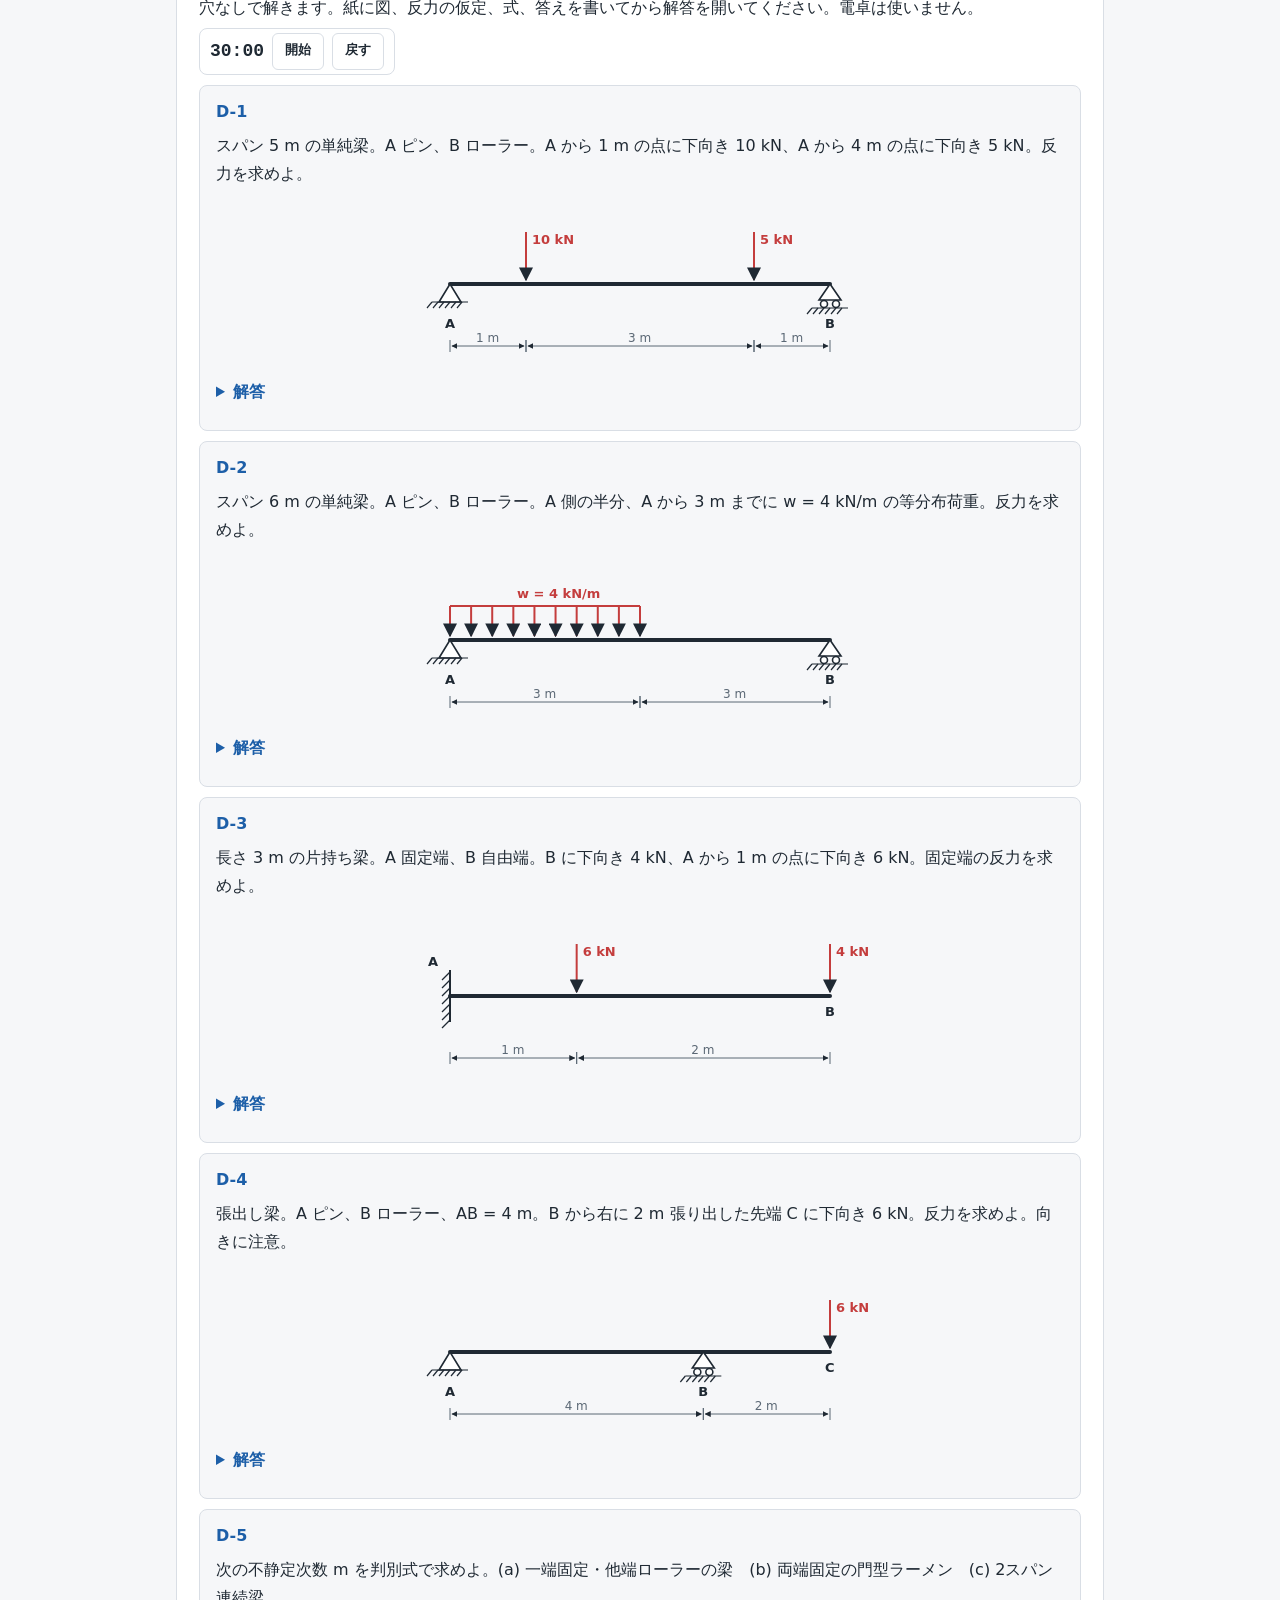
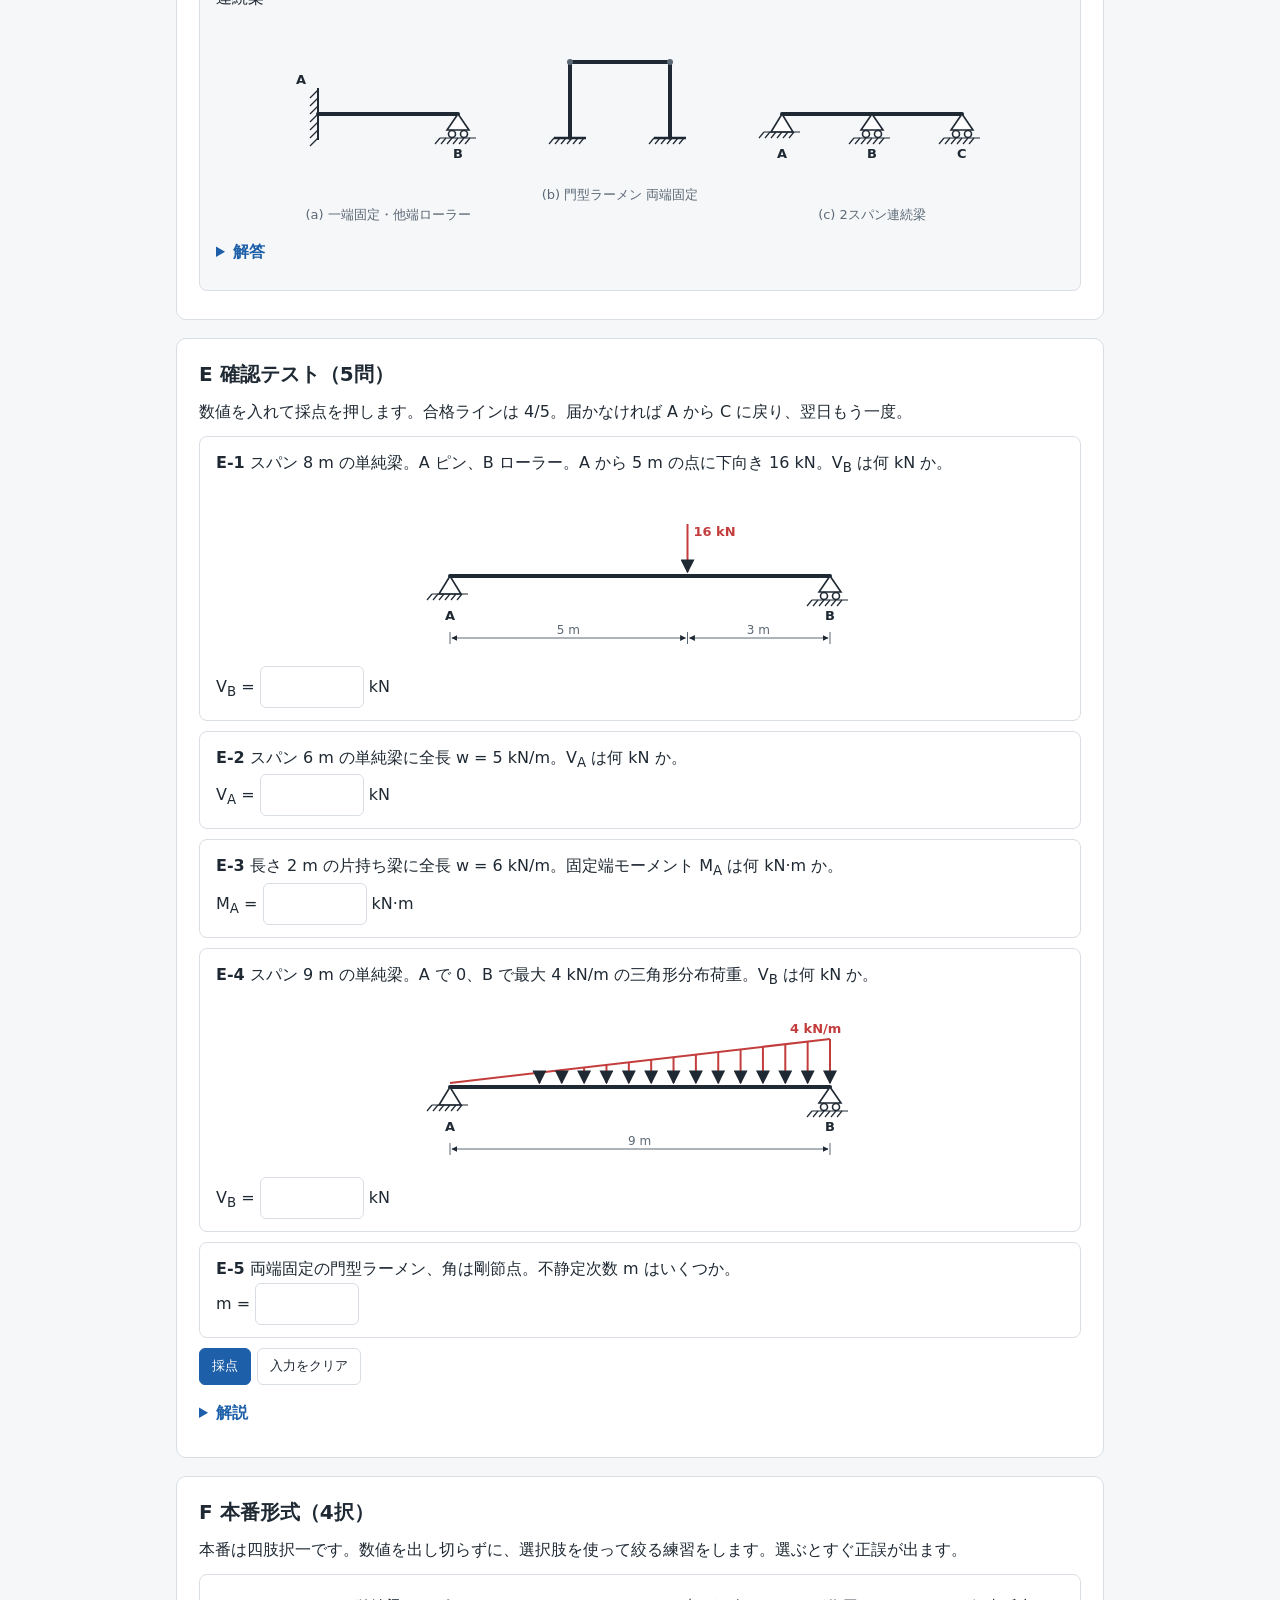
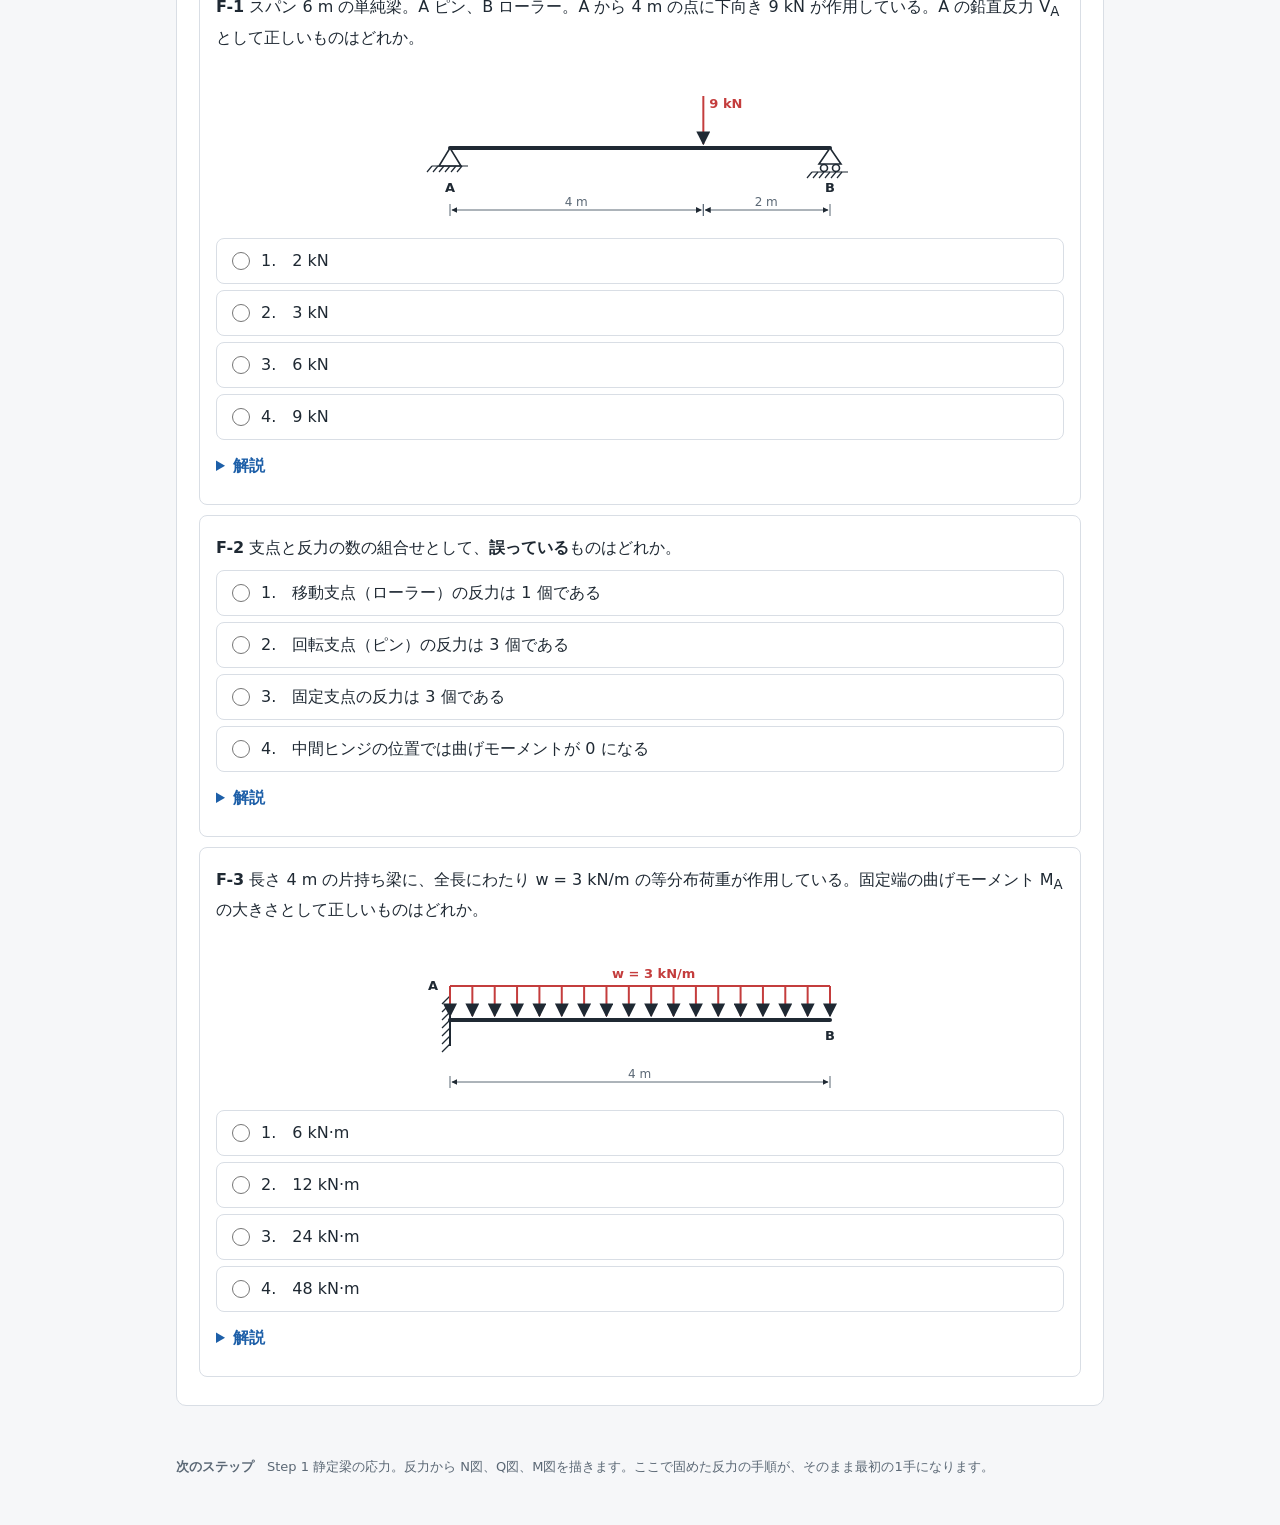
<file: structure/mechanics/S00.html>
<!DOCTYPE html>
<html lang="ja">
<head>
<meta charset="UTF-8">
<meta name="viewport" content="width=device-width, initial-scale=1">
<title>Step 0 準備 ｜ 一級建築士 構造力学</title>
<link rel="manifest" href="../../manifest.webmanifest">
<meta name="theme-color" content="#1d5fa8">
<link rel="apple-touch-icon" href="../../assets/icon-180.png">
<link rel="stylesheet" href="../../assets/app.css">
</head>
<body>
<header><div class="hin">
  <h1>Step 0 準備 ― 力学の土台</h1>
  <span class="sub">学科IV 構造 ／ 目安 3〜4日</span>
  <nav class="tabs">
    <a href="../../index.html">目次</a><a href="#intro">進め方</a><a href="#A">A 知識</a><a href="#B">B 手順</a><a href="#C">C 例題</a><a href="#D">D 演習</a><a href="#E">E テスト</a><a href="#F">F 4択</a>
  </nav>
  <span class="prog" id="gprog"></span>
</div></header>

<main>

<!-- ===================== 進め方 ===================== -->
<section class="card" id="intro">
<h2>このステップの進め方</h2>
<p>Step 0 は、力学の問題を解くために必ず使う道具を揃える回です。単位、つり合い、モーメント、支点、荷重、静定と不静定の判別。この6つは以降の全ステップで毎回使います。</p>
<div class="note">
<b>穴埋めのルール</b><br>
① 青い下線の「［ 番号 ］」を押す前に、<b>自分の答えを先に決める</b>。<br>
② 押して答えを確認し、合っていたら <b>○</b>、違っていたら <b>×</b> を押す。<br>
③ 後日「×だけ復習」を押すと、間違えた項目だけをカード形式で回せます。<b>2回続けて○</b>になれば合格。
</div>
<div class="warn">
<b>学科の試験に電卓は持ち込めません。</b>公式の当日注意事項で、電卓・計算尺・計算機能のあるものは携行できないと定められています。使えるのは設計製図の試験だけです。<br>
このため本教材の問題は、すべて手計算で割り切れる数値にしてあります。演習でも電卓を使わないでください。手計算のコツは <a href="#A7">A-7</a> にまとめました。
</div>
<table>
<tr><th style="width:7em">日</th><th>内容</th><th style="width:5em">目安</th></tr>
<tr><td>1日目</td><td>A 前提知識と B 解法手順</td><td>60分</td></tr>
<tr><td>2日目</td><td>C 例題の数値穴埋め、6題</td><td>60分</td></tr>
<tr><td>3日目</td><td>D 白紙演習と E 確認テスト</td><td>60分</td></tr>
<tr><td>4日目</td><td>「×だけ復習」で間違いを回し、F 4択で本番形式に慣れる</td><td>30分</td></tr>
</table>
<p class="note"><b>隙間時間の使い方。</b>5分なら「×だけ復習」を1本。10分なら C の例題を1題。まとまった時間が取れる日に D と E をやります。ページを離れても○×は残るので、途中で切って構いません。</p>
<div class="warn"><b>符号の約束。</b>上向きの力を +、右向きの力を +、<b>時計回りのモーメントを +</b> とします。試験では図で向きが示されるので、最後は「大きさ」と「向き」で答えられれば十分です。</div>
</section>

<!-- ===================== A ===================== -->
<section class="card" id="A" data-sec="A">
<h2>A 前提知識の穴埋め <span class="cnt"></span></h2>
<div class="tools">
  <button data-act="show">全て表示</button><button data-act="hide">全て隠す</button>
  <button data-act="review" class="pri">×だけ復習</button><button data-act="reset">○×リセット</button>
</div>

<h3>A-1 単位</h3>
<p>力学の計算は <b>kN と m</b> で統一します。応力度を求めるときだけ N と mm に直します。単位の混在は失点の定番なので、最初に固めます。</p>
<ul>
<li>1 kN = <span class="bl" data-a="1000">＿</span> N</li>
<li>1 m = <span class="bl" data-a="1000">＿</span> mm</li>
<li>1 kN·m = 1000 N × 1000 mm = <span class="bl" data-a="10⁶（1,000,000）">＿</span> N·mm</li>
<li>1 N/mm<sup>2</sup> = <span class="bl" data-a="1">＿</span> MPa。応力度の単位で、同じものです</li>
<li>モーメントの単位 kN·m は「力 × <span class="bl" data-a="長さ（距離）">＿</span>」を表す</li>
<li>等分布荷重の単位は <span class="bl" data-a="kN/m">＿</span>。長さ 1 m あたりに載る力です</li>
</ul>

<h3>A-2 力のつり合いの3条件</h3>
<p>構造物が静止しているとき、上下に動かない、左右に動かない、回転しない、の3つが同時に成り立っています。これを式にしたものが、力学のほぼ全ての問題の出発点です。</p>
<ul>
<li>水平方向 ΣX = <span class="bl" data-a="0">＿</span>　　鉛直方向 ΣY = <span class="bl" data-a="0">＿</span>　　回転 ΣM = <span class="bl" data-a="0">＿</span></li>
<li>この3式で求められる未知数は最大 <span class="bl" data-a="3">＿</span> 個</li>
<li>反力が3個以下で、つり合い式だけで解ける構造を <span class="bl" data-a="静定">＿</span> 構造という</li>
<li>ΣM = 0 をとる点は <span class="bl" data-a="どこでもよい（任意）">＿</span>。未知の力が集まる点でとると、その力のモーメントが <span class="bl" data-a="0">＿</span> になり式が簡単になる</li>
</ul>

<h3>A-3 力のモーメント</h3>
<p>モーメントは、ある点を回そうとする力の働きです。大きさは、力 × その点から力の作用線までの<b>垂直距離</b>。ドアは蝶番から遠いほど軽く開く、あの感覚と同じです。</p>
<div id="figM"></div>
<ul>
<li>M = P × <span class="bl" data-a="l（点から作用線までの垂直距離。腕の長さ）">＿</span></li>
<li>力の作用線がその点を通るとき、モーメントは <span class="bl" data-a="0">＿</span></li>
<li>本教材では <span class="bl" data-a="時計回り">＿</span> を正、反時計回りを負とする</li>
<li>点 O から右に 3 m の位置に下向き 4 kN。O 回りのモーメントは 4 × 3 = <span class="bl" data-a="12">＿</span> kN·m、向きは <span class="bl" data-a="時計回り">＿</span></li>
<li>偶力は、大きさが等しく向きが反対の平行な2力。そのモーメント = P × <span class="bl" data-a="d（2力の間隔）">＿</span> で、どの点回りに計算しても値は <span class="bl" data-a="同じ">＿</span></li>
</ul>

<h3>A-4 支点の種類と反力</h3>
<p>構造物を支えている点を支点、支点が構造物に返す力を反力といいます。<b>支点が止めている動きの数が、そのまま反力の数</b>です。この対応は暗記します。</p>
<div class="figrow" id="figSup"></div>
<div class="scroll"><table>
<tr><th style="width:10em">支点</th><th>止めている動き</th><th style="width:8em">反力の数</th><th>記号</th></tr>
<tr><td>移動支点（ローラー）</td><td>面に垂直な方向の移動だけ。水平には <span class="bl" data-a="移動できる">＿</span>、<span class="bl" data-a="回転">＿</span> もできる</td><td><span class="bl" data-a="1">＿</span> 個</td><td>V</td></tr>
<tr><td>回転支点（ピン）</td><td>水平と鉛直の移動。<span class="bl" data-a="回転">＿</span> だけできる</td><td><span class="bl" data-a="2">＿</span> 個</td><td>H, V</td></tr>
<tr><td>固定支点（固定端）</td><td>移動も回転も <span class="bl" data-a="できない">＿</span></td><td><span class="bl" data-a="3">＿</span> 個</td><td>H, V, M</td></tr>
<tr><td>中間ヒンジ</td><td>部材どうしをピンでつなぐ点。回転が自由なので、その位置で曲げモーメントは必ず <span class="bl" data-a="0">＿</span></td><td>―</td><td>―</td></tr>
</table></div>
<p class="note">覚え方はローラー1、ピン2、固定3。反力の合計が3なら梁1本の静定です。</p>

<h3>A-5 荷重の種類と合力</h3>
<p>荷重は4種類あります。反力を求めるとき、分布した荷重は1つの集中荷重すなわち合力に置き換えて扱います。覚えるのは合力の<b>大きさ</b>と<b>作用点</b>の2つです。</p>
<div class="figrow" id="figLoad"></div>
<div class="scroll"><table>
<tr><th style="width:10em">荷重</th><th>単位</th><th>合力の大きさ</th><th>合力の作用点</th></tr>
<tr><td>集中荷重</td><td>P ［<span class="bl" data-a="kN">＿</span>］</td><td>P</td><td>作用点そのもの</td></tr>
<tr><td>等分布荷重、長さ L</td><td>w ［kN/m］</td><td><span class="bl" data-a="wL">＿</span></td><td>分布範囲の <span class="bl" data-a="中央（L/2）">＿</span></td></tr>
<tr><td>等変分布荷重、三角形、最大 w</td><td>w ［kN/m］</td><td><span class="bl" data-a="wL/2（三角形の面積）">＿</span></td><td>最大側の端から <span class="bl" data-a="L/3">＿</span>。ゼロ側の端からは 2L/3</td></tr>
<tr><td>モーメント荷重</td><td>M ［<span class="bl" data-a="kN·m">＿</span>］</td><td>力ではなく回転。鉛直反力の合計は <span class="bl" data-a="0">＿</span> になる</td><td>作用位置は反力の大きさに <span class="bl" data-a="影響しない">＿</span></td></tr>
</table></div>

<h3>A-6 静定・不静定の判別</h3>
<p>つり合いの3式だけで解けるかを判定する式です。判別式そのものを問う問題は多くありませんが、Step 6 以降で何次不静定かを数えるときに必要になります。</p>
<div class="calc">m = n + s + r − 2k</div>
<ul>
<li>n = <span class="bl" data-a="反力">＿</span> の総数</li>
<li>s = <span class="bl" data-a="部材">＿</span> の数。節点と節点の間を1本と数える</li>
<li>r = 剛節接合部材数。剛節点ごとに「集まる部材数 − <span class="bl" data-a="1">＿</span>」を数えて合計する</li>
<li>k = <span class="bl" data-a="節点">＿</span> の数。支点、自由端、ヒンジ、部材の交点をすべて数える</li>
<li>m &lt; 0 は <span class="bl" data-a="不安定">＿</span>、m = 0 は <span class="bl" data-a="静定">＿</span>、m &gt; 0 は <span class="bl" data-a="m 次不静定">＿</span></li>
<li>梁1本なら簡単に「反力の総数 − <span class="bl" data-a="3">＿</span>」で判定してよい</li>
</ul>
<div class="scroll"><table>
<tr><th>構造</th><th>n</th><th>s</th><th>r</th><th>k</th><th>m</th><th>判定</th></tr>
<tr><td>単純梁</td><td>3</td><td>1</td><td>0</td><td>2</td><td>3+1+0−4 = <span class="bl" data-a="0">＿</span></td><td>静定</td></tr>
<tr><td>片持ち梁</td><td><span class="bl" data-a="3">＿</span></td><td>1</td><td>0</td><td>2</td><td>0</td><td>静定</td></tr>
<tr><td>両端固定梁</td><td><span class="bl" data-a="6">＿</span></td><td>1</td><td>0</td><td>2</td><td><span class="bl" data-a="3">＿</span></td><td>3次不静定</td></tr>
<tr><td>一端固定・他端ローラー</td><td>4</td><td>1</td><td>0</td><td>2</td><td><span class="bl" data-a="1">＿</span></td><td>1次不静定</td></tr>
</table></div>

<h3 id="A7">A-7 電卓なしで計算するコツ</h3>
<p>学科は手計算です。力学で詰まる原因の多くは、公式ではなく計算の手間です。次の4つを身につけると、桁も時間も安定します。</p>
<ul>
<li><b>割り算を最後まで我慢する。</b>途中で小数にせず <span class="bl" data-a="分数（約分）">＿</span> のまま持ち回り、最後に一度だけ割る</li>
<li><b>比で解く。</b>単純梁の集中荷重なら、反力は荷重から遠い方の距離に <span class="bl" data-a="比例">＿</span> する。6 m の梁で A から 2 m の位置なら V<sub>A</sub> : V<sub>B</sub> = 4 : <span class="bl" data-a="2">＿</span></li>
<li><b>先に約分する。</b>72 / 6 は、72 を 6 で割る前に 72 = 6 × <span class="bl" data-a="12">＿</span> と見抜く</li>
<li><b>桁は最後に合わせる。</b>まず 3 × 8 = 24 のように数字だけ計算し、単位と桁は <span class="bl" data-a="最後">＿</span> に付ける</li>
<li>選択肢が数値のときは、<b>概算で桁を見て</b>明らかに違うものを先に <span class="bl" data-a="消す（除外する）">＿</span>。残り2つで精算すれば速い</li>
</ul>
<p class="note">π は 3.14 ではなく <b>π のまま</b>置いておくと、座屈の問題で約分できて速くなります。√2 ≒ 1.41、√3 ≒ 1.73 は覚えておきます。</p>
</section>

<!-- ===================== B ===================== -->
<section class="card" id="B" data-sec="B">
<h2>B 解法手順の穴埋め <span class="cnt"></span></h2>
<div class="tools">
  <button data-act="show">全て表示</button><button data-act="hide">全て隠す</button>
  <button data-act="review" class="pri">×だけ復習</button><button data-act="reset">○×リセット</button>
</div>
<p>力学は手順を固定すると安定します。次の手順を、言葉で言えるようにします。</p>

<h3>B-1 梁の反力を求める手順</h3>
<ol>
<li>支点の種類を見て、反力を <span class="bl" data-a="仮定して（向きを決めて）">＿</span> 図に描き込む。向きは仮でよく、結果が負なら <span class="bl" data-a="逆向き">＿</span> だったと分かる</li>
<li>分布荷重は <span class="bl" data-a="合力（1つの集中荷重）">＿</span> に置き換える。作用点は等分布なら中央、三角形なら最大側から L/3</li>
<li>未知の反力が2つ以上集まる支点、ふつうはピン支点の回りで ΣM = <span class="bl" data-a="0">＿</span> を立て、もう一方の鉛直反力を求める</li>
<li>ΣY = 0 で、残りの <span class="bl" data-a="鉛直">＿</span> 反力を求める</li>
<li>ΣX = 0 で水平反力を求める。水平荷重がなければ H = <span class="bl" data-a="0">＿</span></li>
<li>検算は <span class="bl" data-a="別の点（もう一方の支点）">＿</span> 回りで ΣM = 0 が成り立つか確かめる</li>
</ol>

<h3>B-2 片持ち梁の反力を求める手順</h3>
<ol>
<li>固定端に H、V、<span class="bl" data-a="M（固定端モーメント）">＿</span> の3つを仮定する</li>
<li>ΣY = 0 から、V = 鉛直荷重の <span class="bl" data-a="合計">＿</span></li>
<li>固定端回りの ΣM = 0 から、M = Σ（各荷重 × 固定端からその荷重までの <span class="bl" data-a="距離">＿</span>）</li>
<li>支点が1つなので、ΣM をとる点は <span class="bl" data-a="固定端">＿</span> 一択</li>
</ol>

<h3>B-3 静定・不静定を判別する手順</h3>
<ol>
<li>支点ごとに反力数を書き込み、合計して n</li>
<li>節点に印をつけて数え、k</li>
<li>節点と節点の間の部材を数えて s</li>
<li>剛節点ごとに「部材数 − 1」を数え、合計して r</li>
<li>m = n + s + r − 2k を計算し、<span class="bl" data-a="0">＿</span> なら静定、正なら不静定、負なら不安定</li>
</ol>

<h3>B-4 図を描く課題</h3>
<p>紙に描いてから答えを開いてください。以降のステップでは M図を描くので、ここで図を描く習慣をつけます。</p>
<ol>
<li>ローラー、ピン、固定端の支点記号を描き、それぞれに反力の矢印を描き込む</li>
<li>スパン 6 m の単純梁、左 A はピン、右 B はローラー。A から 2 m の点に下向き 12 kN。この図を描き、反力を仮定して書き込む</li>
</ol>
<details><summary>答えの図を見る</summary><div>
<div class="figrow" id="figB4a"></div>
<div id="figB4b"></div>
<p>ピンには H<sub>A</sub> と V<sub>A</sub>、ローラーには V<sub>B</sub> を仮定します。水平荷重がないので H<sub>A</sub> は 0 になります。</p>
</div></details>

<h4>自分の図を採点するチェックリスト</h4>
<p>描いた図を、次の項目で自分で採点します。M図を描き始める Step 1 以降も、毎回これで確認してください。</p>
<ul class="chk">
<li><label><input type="checkbox" data-ck="b4-1"><span>支点記号が3種類とも描き分けられている</span></label></li>
<li><label><input type="checkbox" data-ck="b4-2"><span>反力の数が支点の種類と合っている。ローラー1、ピン2、固定3</span></label></li>
<li><label><input type="checkbox" data-ck="b4-3"><span>反力の矢印に向きと記号が書いてある</span></label></li>
<li><label><input type="checkbox" data-ck="b4-4"><span>荷重の大きさと作用位置が数値で入っている</span></label></li>
<li><label><input type="checkbox" data-ck="b4-5"><span>寸法線が入っていて、合計がスパンと一致する</span></label></li>
<li><label><input type="checkbox" data-ck="b4-6"><span>分布荷重を合力に置き換えた図も別に描いた</span></label></li>
</ul>
</section>

<!-- ===================== C ===================== -->
<section class="card" id="C" data-sec="C">
<h2>C 例題の数値穴埋め <span class="cnt"></span></h2>
<div class="tools">
  <button data-act="show">全て表示</button><button data-act="hide">全て隠す</button>
  <button data-act="review" class="pri">×だけ復習</button><button data-act="reset">○×リセット</button>
</div>
<p>途中式の空欄を、電卓を使わずに計算して埋めます。図は自分の紙にも描き写してください。</p>

<div class="ex"><div class="ttl">例題1 単純梁・集中荷重</div>
<p>スパン 6 m の単純梁。A はピン、B はローラー。A から 2 m の点 C に下向き P = 12 kN。反力を求めよ。</p>
<div id="figC1"></div>
<div class="calc">
① A 回りのモーメントのつり合い、時計回りを +<br>
　ΣM<sub>A</sub> = 12 × <span class="bl" data-a="2">＿</span> − V<sub>B</sub> × 6 = 0　→　V<sub>B</sub> = 24 / 6 = <span class="bl" data-a="4">＿</span> kN 上向き<br>
② 鉛直方向のつり合い<br>
　ΣY = V<sub>A</sub> + V<sub>B</sub> − 12 = 0　→　V<sub>A</sub> = 12 − 4 = <span class="bl" data-a="8">＿</span> kN 上向き<br>
③ 水平荷重なし　→　H<sub>A</sub> = <span class="bl" data-a="0">＿</span><br>
④ 検算 B 回り　V<sub>A</sub> × 6 − 12 × <span class="bl" data-a="4">＿</span> = 48 − 48 = 0 ✓
</div>
<p class="note">荷重に近い支点ほど大きく受けます。A から 2 m、B から 4 m なので V<sub>A</sub> : V<sub>B</sub> = 4 : 2。この比で暗算しても同じ答えになります。</p>
</div>

<div class="ex"><div class="ttl">例題2 単純梁・等分布荷重</div>
<p>スパン 8 m の単純梁に、全長にわたって w = 3 kN/m。反力を求めよ。</p>
<div id="figC2"></div>
<div class="calc">
① 合力に置き換える　W = w × L = 3 × 8 = <span class="bl" data-a="24">＿</span> kN、作用点は A から <span class="bl" data-a="4">＿</span> m<br>
② ΣM<sub>A</sub> = 24 × 4 − V<sub>B</sub> × 8 = 0　→　V<sub>B</sub> = <span class="bl" data-a="12">＿</span> kN<br>
③ ΣY = 0　→　V<sub>A</sub> = 24 − 12 = <span class="bl" data-a="12">＿</span> kN<br>
　左右対称なので V<sub>A</sub> = V<sub>B</sub> = W/2 と即答してよい
</div>
</div>

<div class="ex"><div class="ttl">例題3 片持ち梁・集中荷重と等分布荷重</div>
<p>長さ 4 m の片持ち梁。A が固定端、B が自由端。B に下向き P = 5 kN、全長に w = 2 kN/m。固定端の反力を求めよ。</p>
<div id="figC3"></div>
<div class="calc">
① 等分布荷重の合力　W = 2 × 4 = <span class="bl" data-a="8">＿</span> kN、作用点は A から <span class="bl" data-a="2">＿</span> m<br>
② ΣY = 0　→　V<sub>A</sub> = 5 + 8 = <span class="bl" data-a="13">＿</span> kN 上向き<br>
③ ΣM<sub>A</sub> = 0　→　M<sub>A</sub> = 5 × <span class="bl" data-a="4">＿</span> + 8 × 2 = 20 + 16 = <span class="bl" data-a="36">＿</span> kN·m<br>
④ H<sub>A</sub> = 0
</div>
<p class="note">固定端モーメントの向きは、荷重が A を回そうとする向きに逆らう側です。Step 1 では上側が引張として M図に描きます。</p>
</div>

<div class="ex"><div class="ttl">例題4 単純梁・三角形分布荷重</div>
<p>スパン 6 m の単純梁。A で 0、B で最大 w = 6 kN/m の等変分布荷重。反力を求めよ。</p>
<div id="figC4"></div>
<div class="calc">
① 合力　W = wL/2 = 6 × 6 / 2 = <span class="bl" data-a="18">＿</span> kN<br>
　作用点は最大側 B から L/3 = <span class="bl" data-a="2">＿</span> m、つまり A から <span class="bl" data-a="4">＿</span> m<br>
② ΣM<sub>A</sub> = 18 × 4 − V<sub>B</sub> × 6 = 0　→　V<sub>B</sub> = 72 / 6 = <span class="bl" data-a="12">＿</span> kN<br>
③ ΣY = 0　→　V<sub>A</sub> = 18 − 12 = <span class="bl" data-a="6">＿</span> kN<br>
　三角形分布は最大側が 2/3、ゼロ側が 1/3 を受け持つ
</div>
</div>

<div class="ex"><div class="ttl">例題5 単純梁・モーメント荷重</div>
<p>スパン 4 m の単純梁。中央 C に時計回りのモーメント荷重 M = 8 kN·m。反力を求めよ。</p>
<div id="figC5"></div>
<div class="calc">
① ΣM<sub>A</sub> = 0、時計回りを +<br>
　+8 − V<sub>B</sub> × 4 = 0　→　V<sub>B</sub> = <span class="bl" data-a="2">＿</span> kN 上向き<br>
② ΣY = V<sub>A</sub> + V<sub>B</sub> = 0、鉛直荷重がない　→　V<sub>A</sub> = <span class="bl" data-a="−2">＿</span> kN、つまり <span class="bl" data-a="下向き">＿</span> 2 kN<br>
③ 反力の対 2 kN × 4 m = <span class="bl" data-a="8">＿</span> kN·m が、荷重 8 kN·m と逆回りで釣り合っている
</div>
<p class="note">モーメント荷重の反力は M / L で、荷重の位置によりません。上向きと下向きの反力が偶力をつくります。</p>
</div>

<div class="ex"><div class="ttl">例題6 判別式</div>
<p>次の構造が静定か不静定か、判別式で確かめよ。</p>
<div class="figrow" id="figC6"></div>
<div class="calc">
(a) 張出し梁。A ピン、B ローラー、C 自由端。部材1本として数える<br>
　n = <span class="bl" data-a="3">＿</span>、s = 1、r = 0、k = 2　→　m = 3 + 1 + 0 − 4 = <span class="bl" data-a="0">＿</span>　→　静定<br>
(b) 門型ラーメン。両端ピン、角は剛節点<br>
　n = 2 + 2 = <span class="bl" data-a="4">＿</span>、s = 3、r = 1 + 1 = <span class="bl" data-a="2">＿</span>、k = 4<br>
　m = 4 + 3 + 2 − 8 = <span class="bl" data-a="1">＿</span>　→　1次不静定<br>
(c) 3ヒンジラーメン。両端ピン、梁の中央にヒンジ<br>
　n = 4、s = <span class="bl" data-a="4">＿</span>、r = 2、k = <span class="bl" data-a="5">＿</span><br>
　m = 4 + 4 + 2 − 10 = <span class="bl" data-a="0">＿</span>　→　静定。ヒンジが1つ増えると不静定次数が1つ減る
</div>
</div>
</section>

<!-- ===================== D ===================== -->
<section class="card" id="D">
<h2>D 白紙演習（5問）</h2>
<p>穴なしで解きます。紙に図、反力の仮定、式、答えを書いてから解答を開いてください。電卓は使いません。</p>
<div class="tools" data-timer="30"></div>

<div class="ex" id="D1"><div class="ttl">D-1</div>
<p>スパン 5 m の単純梁。A ピン、B ローラー。A から 1 m の点に下向き 10 kN、A から 4 m の点に下向き 5 kN。反力を求めよ。</p>
<div id="figD1"></div>
<details><summary>解答</summary><div>
<div class="calc">ΣM<sub>A</sub> = 10 × 1 + 5 × 4 − V<sub>B</sub> × 5 = 0 → V<sub>B</sub> = 30 / 5 = 6 kN<br>ΣY = 0 → V<sub>A</sub> = 15 − 6 = 9 kN<br>検算 ΣM<sub>B</sub> = 9 × 5 − 10 × 4 − 5 × 1 = 45 − 45 = 0 ✓</div>
</div></details>
</div>

<div class="ex" id="D2"><div class="ttl">D-2</div>
<p>スパン 6 m の単純梁。A ピン、B ローラー。A 側の半分、A から 3 m までに w = 4 kN/m の等分布荷重。反力を求めよ。</p>
<div id="figD2"></div>
<details><summary>解答</summary><div>
<div class="calc">合力 W = 4 × 3 = 12 kN、作用点は A から 1.5 m<br>ΣM<sub>A</sub> = 12 × 1.5 − V<sub>B</sub> × 6 = 0 → V<sub>B</sub> = 18 / 6 = 3 kN<br>ΣY = 0 → V<sub>A</sub> = 12 − 3 = 9 kN</div>
<p>荷重が A 側に寄っているので A が大きく受けます。</p>
</div></details>
</div>

<div class="ex" id="D3"><div class="ttl">D-3</div>
<p>長さ 3 m の片持ち梁。A 固定端、B 自由端。B に下向き 4 kN、A から 1 m の点に下向き 6 kN。固定端の反力を求めよ。</p>
<div id="figD3"></div>
<details><summary>解答</summary><div>
<div class="calc">V<sub>A</sub> = 4 + 6 = 10 kN 上向き<br>M<sub>A</sub> = 4 × 3 + 6 × 1 = 12 + 6 = 18 kN·m、上側引張</div>
</div></details>
</div>

<div class="ex" id="D4"><div class="ttl">D-4</div>
<p>張出し梁。A ピン、B ローラー、AB = 4 m。B から右に 2 m 張り出した先端 C に下向き 6 kN。反力を求めよ。向きに注意。</p>
<div id="figD4"></div>
<details><summary>解答</summary><div>
<div class="calc">ΣM<sub>A</sub> = 6 × 6 − V<sub>B</sub> × 4 = 0 → V<sub>B</sub> = 36 / 4 = 9 kN 上向き<br>ΣY = V<sub>A</sub> + 9 − 6 = 0 → V<sub>A</sub> = −3 kN、つまり<b>下向き 3 kN</b><br>検算を大きさで確認　A の 3 kN が B 回りに 3 × 4 = 12、C の 6 kN が 6 × 2 = 12。逆回りで釣り合う ✓</div>
<p>張出し部の荷重が B を支点に梁を持ち上げるので、A は梁を引き下げる向きになります。負が出たら向きが逆、という手順①の確認問題です。</p>
</div></details>
</div>

<div class="ex" id="D5"><div class="ttl">D-5</div>
<p>次の不静定次数 m を判別式で求めよ。(a) 一端固定・他端ローラーの梁　(b) 両端固定の門型ラーメン　(c) 2スパン連続梁</p>
<div class="figrow" id="figD5"></div>
<details><summary>解答</summary><div>
<div class="calc">(a) n = 3 + 1 = 4、s = 1、r = 0、k = 2 → m = 1、1次不静定<br>(b) n = 3 + 3 = 6、s = 3、r = 2、k = 4 → m = 3、3次不静定<br>(c) 部材2本で数える。n = 2 + 1 + 1 = 4、s = 2、r = 1、k = 3 → m = 1、1次不静定<br>　部材1本で数えても n = 4、s = 1、r = 0、k = 2 → m = 1。同じ</div>
</div></details>
</div>
</section>

<!-- ===================== E ===================== -->
<section class="card" id="E">
<h2>E 確認テスト（5問）</h2>
<p>数値を入れて採点を押します。合格ラインは 4/5。届かなければ A から C に戻り、翌日もう一度。</p>

<div class="qz"><b>E-1</b> スパン 8 m の単純梁。A ピン、B ローラー。A から 5 m の点に下向き 16 kN。V<sub>B</sub> は何 kN か。
<div id="figE1"></div>
V<sub>B</sub> = <input type="number" step="any" data-a="10"> kN <span class="res"></span></div>

<div class="qz"><b>E-2</b> スパン 6 m の単純梁に全長 w = 5 kN/m。V<sub>A</sub> は何 kN か。<br>
V<sub>A</sub> = <input type="number" step="any" data-a="15"> kN <span class="res"></span></div>

<div class="qz"><b>E-3</b> 長さ 2 m の片持ち梁に全長 w = 6 kN/m。固定端モーメント M<sub>A</sub> は何 kN·m か。<br>
M<sub>A</sub> = <input type="number" step="any" data-a="12"> kN·m <span class="res"></span></div>

<div class="qz"><b>E-4</b> スパン 9 m の単純梁。A で 0、B で最大 4 kN/m の三角形分布荷重。V<sub>B</sub> は何 kN か。
<div id="figE4"></div>
V<sub>B</sub> = <input type="number" step="any" data-a="12"> kN <span class="res"></span></div>

<div class="qz"><b>E-5</b> 両端固定の門型ラーメン、角は剛節点。不静定次数 m はいくつか。<br>
m = <input type="number" step="any" data-a="3"> <span class="res"></span></div>

<div class="tools"><button id="grade" class="pri">採点</button><button id="gclear">入力をクリア</button></div>
<div class="score" id="score"></div>
<details><summary>解説</summary><div>
<div class="calc">E-1　ΣM<sub>A</sub> = 16 × 5 − V<sub>B</sub> × 8 = 0 → V<sub>B</sub> = 10 kN。V<sub>A</sub> = 6 kN<br>
E-2　W = 30 kN、対称なので V<sub>A</sub> = 15 kN<br>
E-3　W = 12 kN、作用点は固定端から 1 m → M<sub>A</sub> = 12 kN·m<br>
E-4　W = 4 × 9 / 2 = 18 kN、作用点は A から 6 m → V<sub>B</sub> = 18 × 6 / 9 = 12 kN<br>
E-5　n = 6、s = 3、r = 2、k = 4 → m = 3</div>
</div></details>
</section>

<!-- ===================== F ===================== -->
<section class="card" id="F">
<h2>F 本番形式（4択）</h2>
<p>本番は四肢択一です。数値を出し切らずに、選択肢を使って絞る練習をします。選ぶとすぐ正誤が出ます。</p>

<div class="mc" data-a="2">
<p><b>F-1</b> スパン 6 m の単純梁。A ピン、B ローラー。A から 4 m の点に下向き 9 kN が作用している。A の鉛直反力 V<sub>A</sub> として正しいものはどれか。</p>
<div id="figF1"></div>
<ul class="opts">
<li><label><input type="radio"><span>1.　2 kN</span></label></li>
<li><label><input type="radio"><span>2.　3 kN</span></label></li>
<li><label><input type="radio"><span>3.　6 kN</span></label></li>
<li><label><input type="radio"><span>4.　9 kN</span></label></li>
</ul>
<details><summary>解説</summary><div>
<p>荷重は B 寄りなので V<sub>A</sub> は半分の 4.5 kN より小さい。この時点で 6 kN と 9 kN は消えます。残る 2 kN と 3 kN のうち、比で V<sub>A</sub> : V<sub>B</sub> = 2 : 4 = 1 : 2 なので V<sub>A</sub> = 9 × 1/3 = 3 kN。正解は 3 kN です。</p>
<p>計算し切らずに、まず大小関係で2つ消すのが本番の速度につながります。</p>
</div></details>
</div>

<div class="mc" data-a="2">
<p><b>F-2</b> 支点と反力の数の組合せとして、<b>誤っている</b>ものはどれか。</p>
<ul class="opts">
<li><label><input type="radio"><span>1.　移動支点（ローラー）の反力は 1 個である</span></label></li>
<li><label><input type="radio"><span>2.　回転支点（ピン）の反力は 3 個である</span></label></li>
<li><label><input type="radio"><span>3.　固定支点の反力は 3 個である</span></label></li>
<li><label><input type="radio"><span>4.　中間ヒンジの位置では曲げモーメントが 0 になる</span></label></li>
</ul>
<details><summary>解説</summary><div>
<p>ピンは水平と鉛直の移動を止め、回転は自由なので反力は 2 個です。よって 2 が誤り。<b>誤っているものを選ぶ問題</b>は一級で頻出なので、設問の末尾を必ず読んでください。</p>
</div></details>
</div>

<div class="mc" data-a="3">
<p><b>F-3</b> 長さ 4 m の片持ち梁に、全長にわたり w = 3 kN/m の等分布荷重が作用している。固定端の曲げモーメント M<sub>A</sub> の大きさとして正しいものはどれか。</p>
<div id="figF3"></div>
<ul class="opts">
<li><label><input type="radio"><span>1.　6 kN·m</span></label></li>
<li><label><input type="radio"><span>2.　12 kN·m</span></label></li>
<li><label><input type="radio"><span>3.　24 kN·m</span></label></li>
<li><label><input type="radio"><span>4.　48 kN·m</span></label></li>
</ul>
<details><summary>解説</summary><div>
<p>合力 W = 3 × 4 = 12 kN、作用点は固定端から 2 m。M<sub>A</sub> = 12 × 2 = 24 kN·m。</p>
<p>公式 wL²/2 = 3 × 16 / 2 = 24 でも同じです。選択肢の 48 は wL² を、12 は合力そのものを答えてしまった場合の値で、いずれも典型的なひっかけです。</p>
</div></details>
</div>
</section>

</main>
<footer>
<p><b>次のステップ</b>　Step 1 静定梁の応力。反力から N図、Q図、M図を描きます。ここで固めた反力の手順が、そのまま最初の1手になります。</p>
</footer>

<script src="../../assets/app.js"></script>
<script>
(function(){
  var K=window.IKKYU, beam=K.beam, frame=K.frame, fig=K.fig, figc=K.figc, supFig=K.supFig, DEFS=K.DEFS;

  fig('figM','<svg class="fig" viewBox="0 0 420 120" width="420">'+DEFS+
    '<circle cx="60" cy="60" r="5" fill="currentColor"/><text x="40" y="52" class="nm">O</text>'+
    '<line x1="60" y1="60" x2="300" y2="60" class="bm"/>'+
    '<g class="ld" color="var(--ng)"><line x1="300" y1="14" x2="300" y2="56" marker-end="url(#ah)"/></g>'+
    '<text x="306" y="30" class="lt">P = 4 kN</text>'+
    '<g class="dm" color="var(--sub)"><line x1="62" y1="90" x2="298" y2="90" marker-start="url(#ag)" marker-end="url(#ag)"/></g>'+
    '<text x="160" y="106" class="dt">l = 3 m</text>'+
    '<g class="rc" color="var(--acc)"><path d="M 30 80 A 30 30 0 0 1 70 100" marker-end="url(#ab)"/></g>'+
    '<text x="6" y="115" class="rt">M = P × l = 12 kN·m 時計回り</text></svg>');

  fig('figSup', figc('移動支点 反力1',supFig('roller'))+figc('回転支点 反力2',supFig('pin'))+figc('固定支点 反力3',supFig('fixL')));

  fig('figLoad',
    figc('集中荷重 P',beam({W:200,L:4,sup:[{x:0,t:'pin'},{x:4,t:'roller'}],loads:[{t:'P',x:2,l:'P'}]}))+
    figc('等分布荷重 合力 wL は中央',beam({W:230,L:4,sup:[{x:0,t:'pin'},{x:4,t:'roller'}],loads:[{t:'w',x1:0,x2:4,l:'w'}],dims:[[0,4,'L']]}))+
    figc('等変分布荷重 合力 wL/2 は最大側から L/3',beam({W:230,L:4,sup:[{x:0,t:'pin'},{x:4,t:'roller'}],loads:[{t:'tri',x1:0,x2:4,l:'w'}],dims:[[0,4,'L']]}))+
    figc('モーメント荷重 M',beam({W:200,L:4,sup:[{x:0,t:'pin'},{x:4,t:'roller'}],loads:[{t:'M',x:2,l:'M'}]})));

  fig('figB4a', figc('ローラー',supFig('roller'))+figc('ピン',supFig('pin'))+figc('固定端',supFig('fixL')));
  fig('figB4b',beam({L:6,sup:[{x:0,t:'pin',n:'A'},{x:6,t:'roller',n:'B'}],pts:[{x:2,n:'C'}],
    loads:[{t:'P',x:2,l:'12 kN'}],react:[{t:'V',x:0,l:'V_A'},{t:'H',x:0,l:'H_A'},{t:'V',x:6,l:'V_B'}],
    dims:[[0,2,'2 m',80],[2,6,'4 m',80]]}));

  fig('figC1',beam({L:6,sup:[{x:0,t:'pin',n:'A'},{x:6,t:'roller',n:'B'}],pts:[{x:2,n:'C'}],loads:[{t:'P',x:2,l:'P = 12 kN'}],dims:[[0,2,'2 m'],[2,6,'4 m']]}));
  fig('figC2',beam({L:8,sup:[{x:0,t:'pin',n:'A'},{x:8,t:'roller',n:'B'}],loads:[{t:'w',x1:0,x2:8,l:'w = 3 kN/m'}],dims:[[0,8,'8 m']]}));
  fig('figC3',beam({L:4,sup:[{x:0,t:'fixL',n:'A'}],pts:[{x:4,n:'B'}],loads:[{t:'w',x1:0,x2:4,l:'w = 2 kN/m'},{t:'P',x:4,l:'P = 5 kN'}],dims:[[0,4,'4 m']]}));
  fig('figC4',beam({L:6,sup:[{x:0,t:'pin',n:'A'},{x:6,t:'roller',n:'B'}],loads:[{t:'tri',x1:0,x2:6,l:'w = 6 kN/m'}],dims:[[0,6,'6 m']]}));
  fig('figC5',beam({L:4,sup:[{x:0,t:'pin',n:'A'},{x:4,t:'roller',n:'B'}],pts:[{x:2,n:'C'}],loads:[{t:'M',x:2,l:'M = 8 kN·m'}],dims:[[0,2,'2 m'],[2,4,'2 m']]}));
  fig('figC6',
    figc('(a) 張出し梁',beam({W:260,L:6,sup:[{x:0,t:'pin',n:'A'},{x:4,t:'roller',n:'B'}],pts:[{x:6,n:'C'}]}))+
    figc('(b) 門型ラーメン 両端ピン',frame({t:'pin'}))+
    figc('(c) 3ヒンジラーメン',frame({t:'pin',hinge:true})));

  fig('figD1',beam({L:5,sup:[{x:0,t:'pin',n:'A'},{x:5,t:'roller',n:'B'}],loads:[{t:'P',x:1,l:'10 kN'},{t:'P',x:4,l:'5 kN'}],dims:[[0,1,'1 m'],[1,4,'3 m'],[4,5,'1 m']]}));
  fig('figD2',beam({L:6,sup:[{x:0,t:'pin',n:'A'},{x:6,t:'roller',n:'B'}],loads:[{t:'w',x1:0,x2:3,l:'w = 4 kN/m'}],dims:[[0,3,'3 m'],[3,6,'3 m']]}));
  fig('figD3',beam({L:3,sup:[{x:0,t:'fixL',n:'A'}],pts:[{x:3,n:'B'}],loads:[{t:'P',x:1,l:'6 kN'},{t:'P',x:3,l:'4 kN'}],dims:[[0,1,'1 m'],[1,3,'2 m']]}));
  fig('figD4',beam({L:6,sup:[{x:0,t:'pin',n:'A'},{x:4,t:'roller',n:'B'}],pts:[{x:6,n:'C'}],loads:[{t:'P',x:6,l:'6 kN'}],dims:[[0,4,'4 m'],[4,6,'2 m']]}));
  fig('figD5',
    figc('(a) 一端固定・他端ローラー',beam({W:240,L:4,sup:[{x:0,t:'fixL',n:'A'},{x:4,t:'roller',n:'B'}]}))+
    figc('(b) 門型ラーメン 両端固定',frame({t:'fix'}))+
    figc('(c) 2スパン連続梁',beam({W:280,L:8,sup:[{x:0,t:'pin',n:'A'},{x:4,t:'roller',n:'B'},{x:8,t:'roller',n:'C'}]})));

  fig('figE1',beam({L:8,sup:[{x:0,t:'pin',n:'A'},{x:8,t:'roller',n:'B'}],loads:[{t:'P',x:5,l:'16 kN'}],dims:[[0,5,'5 m'],[5,8,'3 m']]}));
  fig('figE4',beam({L:9,sup:[{x:0,t:'pin',n:'A'},{x:9,t:'roller',n:'B'}],loads:[{t:'tri',x1:0,x2:9,l:'4 kN/m'}],dims:[[0,9,'9 m']]}));

  fig('figF1',beam({L:6,sup:[{x:0,t:'pin',n:'A'},{x:6,t:'roller',n:'B'}],loads:[{t:'P',x:4,l:'9 kN'}],dims:[[0,4,'4 m'],[4,6,'2 m']]}));
  fig('figF3',beam({L:4,sup:[{x:0,t:'fixL',n:'A'}],pts:[{x:4,n:'B'}],loads:[{t:'w',x1:0,x2:4,l:'w = 3 kN/m'}],dims:[[0,4,'4 m']]}));

  K.initStep('S00',{base:'../../'});
})();
</script>
</body>
</html>
</file>
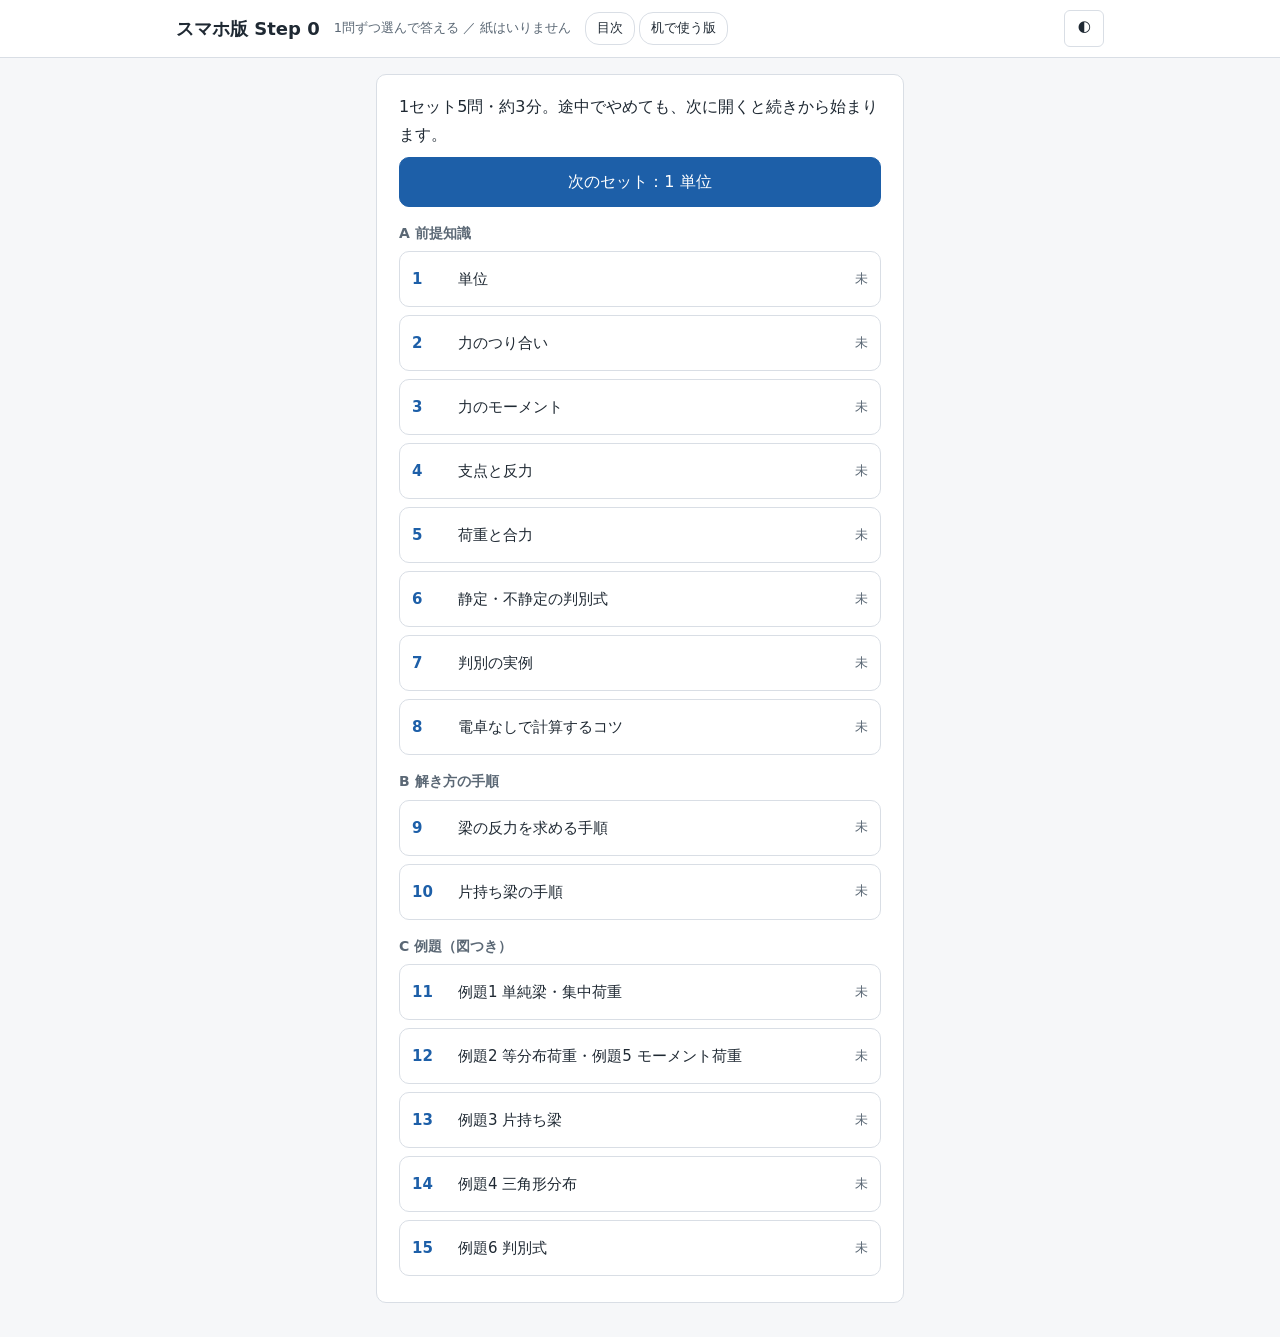
<file: structure/mechanics/S00m.html>
<!DOCTYPE html>
<html lang="ja">
<head>
<meta charset="UTF-8">
<meta name="viewport" content="width=device-width, initial-scale=1">
<title>スマホ版 Step 0 ｜ 一級建築士 構造力学</title>
<link rel="manifest" href="../../manifest.webmanifest">
<meta name="theme-color" content="#1d5fa8">
<link rel="apple-touch-icon" href="../../assets/icon-180.png">
<link rel="stylesheet" href="../../assets/app.css">
<style>
/* スマホ版専用：1画面1問・ボタンで答える */
main{max-width:560px}
.mhead{display:flex;align-items:center;gap:10px;margin:0 0 10px;font-size:14px;color:var(--sub)}
.mhead .dots{display:flex;gap:5px;margin-left:auto}
.mhead .dots i{width:11px;height:11px;border-radius:50%;background:var(--line);display:block}
.mhead .dots i.o{background:var(--ok)}
.mhead .dots i.x{background:var(--ng)}
.mhead .dots i.now{outline:2px solid var(--acc);outline-offset:1px}
.sofar{background:var(--mute);border-radius:8px;padding:6px 12px;margin:0 0 10px;font-size:15px}
.sofar b{color:var(--sub);font-weight:600;margin-right:6px}
.qt{font-size:18px;line-height:1.6;margin:4px 0 14px;font-weight:600}
.hbtn{margin:-6px 0 12px;font-size:14px;min-height:38px;border-radius:18px;padding:4px 14px;color:var(--acc)}
.hint{background:var(--acc-bg);border-radius:8px;padding:6px 12px;margin:-6px 0 12px;font-size:15px}
.ans{display:flex;flex-direction:column;gap:10px}
.ans button{font-size:17px;min-height:54px;padding:10px 14px;text-align:left;border-radius:10px;border-width:2px}
.ans button:disabled{cursor:default;opacity:1}
.ans button.o{background:var(--ok-bg);border-color:var(--ok)}
.ans button.x{background:var(--ng-bg);border-color:var(--ng)}
.ans button.dim{opacity:.45}
.fb{margin:14px 0 0;padding:10px 14px;border-radius:8px;font-size:15px}
.fb.o{background:var(--ok-bg)}
.fb.x{background:var(--ng-bg)}
.fb b{font-size:16px}
.next{display:block;width:100%;margin:14px 0 0;font-size:17px;min-height:52px;border-radius:10px}
.slist{list-style:none;padding:0;margin:0}
.slist li{margin:0 0 8px}
.slist button{width:100%;display:flex;align-items:center;gap:10px;text-align:left;font-size:15px;min-height:56px;padding:8px 12px;border-radius:10px}
.slist .no{flex:0 0 2.4em;font-weight:700;color:var(--acc)}
.slist .nm2{flex:1}
.slist .st{font-size:13px;color:var(--sub);white-space:nowrap}
.slist .st.ok{color:var(--ok);font-weight:600}
.grp{font-size:14px;color:var(--sub);margin:14px 0 6px;font-weight:600}
.big{font-size:40px;font-weight:700;text-align:center;margin:6px 0}
.wide{display:block;width:100%;font-size:16px;min-height:50px;margin:8px 0 0;border-radius:10px}
.qfig svg.fig{margin:0 auto 8px}
.qfig figure{margin:0;text-align:center;font-size:13px;color:var(--sub)}
</style>
</head>
<body>
<header><div class="hin">
  <h1>スマホ版 Step 0</h1>
  <span class="sub">1問ずつ選んで答える ／ 紙はいりません</span>
  <nav class="tabs"><a href="../../index.html">目次</a><a href="S00.html">机で使う版</a></nav>
</div></header>

<main>
<div class="card" id="view"></div>
</main>

<script src="../../assets/app.js"></script>
<script>
(function(){
var K=IKKYU, KEY='ikkyu_S00m';

/* 図（机で使う版 S00 の C 例題と同じもの） */
var BEAM_C1={L:6,sup:[{x:0,t:'pin',n:'A'},{x:6,t:'roller',n:'B'}],pts:[{x:2,n:'C'}],loads:[{t:'P',x:2,l:'12 kN'}],dims:[[0,2,'2 m'],[2,6,'4 m']]};
var FIG={
  c1:function(){ return K.beam(BEAM_C1); },
  c2:function(){ return K.beam({L:8,sup:[{x:0,t:'pin',n:'A'},{x:8,t:'roller',n:'B'}],loads:[{t:'w',x1:0,x2:8,l:'w = 3 kN/m'}],dims:[[0,8,'8 m']]}); },
  c3:function(){ return K.beam({L:4,sup:[{x:0,t:'fixL',n:'A'}],pts:[{x:4,n:'B'}],loads:[{t:'w',x1:0,x2:4,l:'w = 2 kN/m'},{t:'P',x:4,l:'5 kN'}],dims:[[0,4,'4 m']]}); },
  c4:function(){ return K.beam({L:6,sup:[{x:0,t:'pin',n:'A'},{x:6,t:'roller',n:'B'}],loads:[{t:'tri',x1:0,x2:6,l:'6 kN/m'}],dims:[[0,6,'6 m']]}); },
  c5:function(){ return K.beam({L:4,sup:[{x:0,t:'pin',n:'A'},{x:4,t:'roller',n:'B'}],pts:[{x:2,n:'C'}],loads:[{t:'M',x:2,l:'8 kN·m'}],dims:[[0,2,'2 m'],[2,4,'2 m']]}); },
  ha:function(){ return K.figc('(a) 張出し梁',K.beam({W:300,L:6,sup:[{x:0,t:'pin',n:'A'},{x:4,t:'roller',n:'B'}],pts:[{x:6,n:'C'}]})); },
  hb:function(){ return K.figc('(b) 門型ラーメン 両端ピン',K.frame({t:'pin'})); },
  hc:function(){ return K.figc('(c) 3ヒンジラーメン',K.frame({t:'pin',hinge:true})); }
};

/* 問題：a[0] が正解（画面では並びを入れ替える）。s＝ここまで、f＝図、e＝1行解説 */
var SETS=[
{g:'A 前提知識',t:'単位',q:[
 {q:'1 kN は何 N？',a:['1000 N','100 N','10 N'],e:'k（キロ）は 1000 倍。1 kN = 1000 N。'},
 {q:'1 m は何 mm？',a:['1000 mm','100 mm','10 mm'],e:'1 m = 100 cm = 1000 mm。'},
 {q:'1 kN·m は何 N·mm？',h:'ヒント：1000 N × 1000 mm',a:['10⁶ N·mm','10³ N·mm','10⁹ N·mm'],e:'1000 × 1000 = 10⁶。力と長さの両方が 1000 倍になる。'},
 {q:'1 N/mm² と同じものは？',a:['1 MPa','1 kPa','1 GPa'],e:'1 N/mm² = 10⁶ N/m² = 1 MPa。応力度でよく使う。'},
 {q:'等分布荷重の単位は？',a:['kN/m','kN','kN·m'],e:'「1 m あたり何 kN」なので kN/m。'}
]},
{g:'A 前提知識',t:'力のつり合い',q:[
 {q:'つり合いの3式（ΣX・ΣY・ΣM）で求められる未知数は最大何個？',a:['3個','2個','6個'],e:'式が3本なので、未知数も3個まで。'},
 {q:'つり合いの式だけで解ける構造を何という？',a:['静定','不静定','不安定'],e:'式だけで解けるのが静定。未知数が多すぎると不静定。'},
 {q:'ΣM = 0 をとる点は？',a:['どこでもよい','支点だけ','荷重の位置だけ'],e:'つり合っていれば、どの点回りでもモーメントの合計は 0。'},
 {q:'未知の力が集まる点で ΣM をとるとよい理由は？',a:['その力のモーメントが 0 になり、式が簡単になる','誤差が小さくなる','向きが自動で決まる'],e:'作用線が通る点では腕の長さが 0。未知数が式から消える。'},
 {q:'モーメントの単位 kN·m が表すのは？',a:['力 × 長さ','力 ÷ 長さ','力 × 面積'],e:'モーメント = 力 × 腕の長さ。'}
]},
{g:'A 前提知識',t:'力のモーメント',q:[
 {q:'M = P × ？',a:['点から力の作用線までの垂直距離','点から力の作用点までの斜めの距離','部材の長さ'],e:'腕の長さは作用線への「垂直」距離。斜めの距離ではない。'},
 {q:'力の作用線がその点を通るとき、モーメントは？',a:['0','P','P × 部材の長さ'],e:'垂直距離が 0 なので、モーメントも 0。'},
 {q:'この教材で「+」とする回転の向きは？',a:['時計回り','反時計回り'],e:'この教材は時計回りを +。試験では最後に大きさと向きで答えればよい。'},
 {q:'点 O から右に 3 m の位置に、下向きに 4 kN。O 回りのモーメントの大きさは？',a:['12 kN·m','7 kN·m','1 kN·m'],e:'4 × 3 = 12 kN·m。足し算や引き算ではなく掛け算。'},
 {q:'点 O から右に 3 m の位置に、下向きに 4 kN。O 回りに回す向きは？',a:['時計回り','反時計回り'],e:'O の右側を下に押すので、時計回り。'}
]},
{g:'A 前提知識',t:'支点と反力',q:[
 {q:'ローラー（移動支点）の反力の数は？',a:['1つ','2つ','3つ'],e:'支える面に垂直な反力 1つだけ。'},
 {q:'ピン（回転支点）の反力の数は？',a:['2つ','1つ','3つ'],e:'縦と横の 2つ。回転は自由なのでモーメントは出ない。'},
 {q:'固定端の反力の数は？',a:['3つ','2つ','1つ'],e:'縦・横・モーメントの 3つ。'},
 {q:'ピン支点ができる動きは？',a:['回転だけ','水平の移動だけ','何もできない'],e:'移動は止めるが、回転は自由。'},
 {q:'中間ヒンジの位置の曲げモーメントは？',a:['必ず 0','そこで最大','反力と同じ値'],e:'ヒンジは自由に回るので、曲げモーメントを伝えない。'}
]},
{g:'A 前提知識',t:'荷重と合力',q:[
 {q:'等分布荷重 w・長さ L の合力は？',a:['wL','wL/2','w/L'],e:'1 m あたり w が L m 分なので wL。'},
 {q:'等分布荷重の合力が働く位置は？',a:['分布の中央（L/2）','端','端から L/3'],e:'長方形の重心は中央。'},
 {q:'三角形分布（最大 w・長さ L）の合力は？',a:['wL/2','wL','wL/3'],e:'三角形の面積なので wL/2。'},
 {q:'三角形分布の合力が働く位置は？',a:['最大側の端から L/3','中央','ゼロ側の端から L/3'],e:'三角形の重心は、大きい側から L/3。'},
 {q:'モーメント荷重の位置は、反力の大きさに影響する？',a:['しない','する'],e:'反力は M ÷ L。梁のどこにかけても同じ。'}
]},
{g:'A 前提知識',t:'静定・不静定の判別式',h:'m = n + s + r − 2k',q:[
 {q:'判別式 m = n + s + r − 2k の n は何の数？',a:['反力の総数','部材の数','節点の数'],e:'n は反力の総数。'},
 {q:'判別式 m = n + s + r − 2k の s は何の数？',a:['部材の数','反力の総数','節点の数'],e:'s は部材の数。節点と節点の間を 1本と数える。'},
 {q:'判別式 m = n + s + r − 2k の k は何の数？',a:['節点の数','部材の数','剛節点の数'],e:'k は節点の数。支点・自由端・ヒンジ・交点をすべて数える。'},
 {q:'m = 0 のときは？',a:['静定','不安定','1次不静定'],e:'m = 0 が静定。'},
 {q:'m < 0 のときは？',a:['不安定','静定','不静定'],e:'マイナスは支えが足りない＝不安定。プラスが不静定。'}
]},
{g:'A 前提知識',t:'判別の実例',q:[
 {q:'梁1本なら「反力の総数 − ？」で判定できる',a:['3','2','4'],e:'つり合いの式が 3本なので、反力の総数から 3 を引く。'},
 {q:'片持ち梁の反力の総数 n は？',a:['3','2','1'],e:'固定端 1か所で 3つ。3 − 3 = 0 で静定。'},
 {q:'両端固定梁の反力の総数 n は？',a:['6','4','3'],e:'固定端 3つ × 2か所 = 6。'},
 {q:'両端固定梁は何次不静定？',h:'ヒント：反力 6 − 3',a:['3次不静定','2次不静定','6次不静定'],e:'6 − 3 = 3。判別式でも 6 + 1 + 0 − 4 = 3。'},
 {q:'一端固定・他端ローラーの梁は何次不静定？',h:'ヒント：反力 4 − 3',a:['1次不静定','2次不静定','静定'],e:'固定端 3 + ローラー 1 = 4。4 − 3 = 1。'}
]},
{g:'A 前提知識',t:'電卓なしで計算するコツ',q:[
 {q:'途中の割り算はどうする？',a:['分数のまま進め、最後に一度だけ割る','毎回小数にする','四捨五入して進める'],e:'途中で割ると端数が出やすい。最後にまとめて約分する。'},
 {q:'単純梁に集中荷重。反力は、荷重からどちらの支点までの距離に比例する？',a:['遠い方','近い方'],e:'荷重に近い支点ほど大きい。つまり反対側の距離に比例する。'},
 {q:'6 m の単純梁で、A から 2 m に荷重。V_A : V_B は？',f:'c1',a:['4 : 2','2 : 4','1 : 1'],e:'V_A は B 側の距離 4 m、V_B は A 側の距離 2 m に比例。'},
 {q:'72 ÷ 6 は？',h:'ヒント：72 = 6 × □',a:['12','11','14'],e:'6 × 12 = 72。'},
 {q:'偶力のモーメントは、どの点回りに計算すると？',a:['どこでも同じ','点によって変わる'],e:'偶力は向きが逆で大きさが同じ 2力。どの点回りでも 力 × 間隔。'}
]},
{g:'B 解き方の手順',t:'梁の反力を求める手順',q:[
 {q:'最初にやることは？',a:['支点を見て反力を仮定し、図に描き込む','ΣY = 0 を立てる','検算する'],e:'向きは仮に決めてよい。まず図に描く。'},
 {q:'計算した反力が負になったら？',a:['仮定と逆向きだった','計算ミス','0 とみなす'],e:'マイナスは向きが逆という意味。大きさはそのまま。'},
 {q:'分布荷重はどう扱う？',a:['合力（1つの集中荷重）に置き換える','そのまま計算する','無視する'],e:'合力の大きさと位置を出してから、集中荷重として扱う。'},
 {q:'ΣM = 0 を立てるのはどこ回り？',a:['未知の反力が2つ以上集まる支点（ふつうはピン）','荷重の位置','梁の中央'],e:'未知数が消えて、式に残る未知数が 1つになる。'},
 {q:'検算はどうする？',a:['もう一方の支点回りで ΣM = 0 を確かめる','同じ式をもう一度解く'],e:'別の式で 0 になれば正しい。同じ式では間違いに気づけない。'}
]},
{g:'B 解き方の手順',t:'片持ち梁の手順',q:[
 {q:'固定端に仮定する反力は？',a:['H・V・M の3つ','H・V の2つ','V だけ'],e:'固定端は移動も回転も止めるので 3つ。'},
 {q:'片持ち梁の V は？',a:['鉛直荷重の合計','いちばん大きい荷重','0'],e:'支点は固定端だけなので、鉛直荷重はすべてそこが受ける。'},
 {q:'固定端の M は？',a:['Σ（荷重 × 固定端からの距離）','荷重の合計 × 梁の長さ','0'],e:'荷重ごとに、固定端からの距離を掛けて足す。'},
 {q:'ΣM をとる点としてすすめるのは？',a:['固定端','自由端','梁の中央'],e:'固定端回りなら H と V が消え、M だけが残る。'},
 {q:'ピン支点に仮定する反力は？',a:['H と V','V だけ','H・V・M'],e:'ピンは回転が自由なので M はない。'}
]},
{g:'C 例題（図つき）',t:'例題1 単純梁・集中荷重',q:[
 {q:'A 回りのモーメントを考える。12 kN の腕の長さは？',f:'c1',a:['2 m','4 m','6 m'],e:'A から荷重までの距離は 2 m。'},
 {q:'V_B は？',h:'A 回り：24 − V_B × 6 = 0',f:'c1',s:'12 × 2 = 24 kN·m',a:['4 kN','6 kN','3 kN'],e:'V_B = 24 ÷ 6 = 4 kN（上向き）。'},
 {q:'V_A = 12 − 4 は？',f:'c1',s:'V_B = 4 kN',a:['8 kN','4 kN','6 kN'],e:'上向きの反力の合計が 12 kN になる。12 − 4 = 8 kN。'},
 {q:'A の水平反力 H_A は？',f:'c1',a:['0','12 kN','4 kN'],e:'水平の荷重がないので 0。'},
 {q:'比で確かめる。V_A : V_B は？',f:'c1',s:'V_A = 8 kN、V_B = 4 kN',a:['2 : 1','1 : 2','1 : 1'],e:'8 : 4 = 2 : 1。距離の比 4 m : 2 m と同じで正しい。'}
]},
{g:'C 例題（図つき）',t:'例題2 等分布荷重・例題5 モーメント荷重',q:[
 {q:'合力 W = 3 × 8 は？',f:'c2',a:['24 kN','11 kN','12 kN'],e:'w × L = 3 × 8 = 24 kN。'},
 {q:'合力が働く位置は、A から何 m？',f:'c2',s:'W = 24 kN',a:['4 m','8 m','2 m'],e:'等分布なので中央。8 ÷ 2 = 4 m。'},
 {q:'左右対称なので V_A = V_B = 24 ÷ 2 は？',f:'c2',s:'W = 24 kN、中央に働く',a:['12 kN','24 kN','8 kN'],e:'半分ずつ受ける。24 ÷ 2 = 12 kN。'},
 {q:'例題5：V_B は？',h:'A 回り：8 − V_B × 4 = 0',f:'c5',a:['2 kN','4 kN','32 kN'],e:'V_B = 8 ÷ 4 = 2 kN（上向き）。'},
 {q:'例題5：V_A は？',f:'c5',s:'V_B = 上向き 2 kN、鉛直の荷重はない',a:['下向き 2 kN','上向き 2 kN','0'],e:'縦の合計が 0 になるので、V_A は逆向きの 2 kN。'}
]},
{g:'C 例題（図つき）',t:'例題3 片持ち梁',q:[
 {q:'等分布の合力 W = 2 × 4 は？',f:'c3',a:['8 kN','6 kN','16 kN'],e:'w × L = 2 × 4 = 8 kN。'},
 {q:'等分布の合力が働く位置は、固定端 A から何 m？',f:'c3',s:'W = 8 kN',a:['2 m','4 m','1 m'],e:'中央なので 4 ÷ 2 = 2 m。'},
 {q:'V_A = 5 + 8 は？',f:'c3',s:'先端 5 kN、等分布の合力 8 kN',a:['13 kN','8 kN','3 kN'],e:'鉛直荷重の合計。5 + 8 = 13 kN。'},
 {q:'先端 B の 5 kN の、A からの腕の長さは？',f:'c3',a:['4 m','2 m','0 m'],e:'B は先端なので、A から 4 m。'},
 {q:'固定端 A のモーメント M_A は？',f:'c3',s:'5 × 4 = 20、8 × 2 = 16',a:['36 kN·m','26 kN·m','52 kN·m'],e:'20 + 16 = 36 kN·m。'}
]},
{g:'C 例題（図つき）',t:'例題4 三角形分布',q:[
 {q:'合力 W = 6 × 6 ÷ 2 は？',f:'c4',a:['18 kN','36 kN','12 kN'],e:'三角形なので半分。36 ÷ 2 = 18 kN。'},
 {q:'合力が働く位置は、最大側の B から何 m？',f:'c4',s:'W = 18 kN',a:['2 m（L/3）','3 m','4 m'],e:'大きい側から L/3。6 ÷ 3 = 2 m。'},
 {q:'では A からは何 m？',f:'c4',s:'W = 18 kN、B から 2 m',a:['4 m','2 m','3 m'],e:'6 − 2 = 4 m。'},
 {q:'V_B は？',h:'A 回り：72 − V_B × 6 = 0',f:'c4',s:'18 × 4 = 72 kN·m',a:['12 kN','9 kN','6 kN'],e:'V_B = 72 ÷ 6 = 12 kN。'},
 {q:'V_A = 18 − 12 は？',f:'c4',s:'W = 18 kN、V_B = 12 kN',a:['6 kN','12 kN','9 kN'],e:'18 − 12 = 6 kN。重い B 側の反力の方が大きい。'}
]},
{g:'C 例題（図つき）',t:'例題6 判別式',h:'m = n + s + r − 2k',q:[
 {q:'(a) 張出し梁（A ピン・B ローラー）。反力の総数 n は？',f:'ha',a:['3','2','4'],e:'ピン 2 + ローラー 1 = 3。'},
 {q:'(a) m = 3 + 1 + 0 − 4 は？',f:'ha',s:'n = 3、s = 1、r = 0、k = 2（部材1本として数える）',a:['0（静定）','1（1次不静定）','−1（不安定）'],e:'3 + 1 + 0 − 4 = 0。静定。'},
 {q:'(b) 門型ラーメン（両端ピン）。n = 2 + 2 は？',f:'hb',a:['4','2','6'],e:'ピン 2か所 × 2つ = 4。'},
 {q:'(b) m = 4 + 3 + 2 − 8 は？',f:'hb',s:'n = 4、s = 3、r = 2、k = 4',a:['1（1次不静定）','0（静定）','2（2次不静定）'],e:'4 + 3 + 2 − 8 = 1。1次不静定。'},
 {q:'(c) 3ヒンジラーメン。ヒンジが1つ増えると、不静定の次数は？',f:'hc',s:'(b) は 1次不静定。(c) は m = 0 で静定',a:['1つ減る','1つ増える','変わらない'],e:'ヒンジはモーメントを伝えないので、条件が1つ増えて次数が1つ減る。'}
]}
];

/* ============ 保存 ============ */
function st(){ var s=K.rd(KEY); s.sets=s.sets||{}; s.wrong=s.wrong||[]; return s; }
function save(s){ K.wr(KEY,s); }
function qid(si,qi){ return (si+1)+'-'+(qi+1); }
function shuffle(a){ a=a.slice(); for(var i=a.length-1;i>0;i--){ var j=Math.floor(Math.random()*(i+1)), t=a[i]; a[i]=a[j]; a[j]=t; } return a; }
function esc(t){ return String(t).replace(/[&<>]/g,function(c){ return {'&':'&amp;','<':'&lt;','>':'&gt;'}[c]; }); }

var view=document.getElementById('view');

/* ============ 一覧 ============ */
function home(){
  var s=st(), h='', grp='';
  delete s.cur; save(s);
  h+='<p style="margin:0 0 6px">1セット5問・約3分。途中でやめても、次に開くと続きから始まります。</p>';
  if(s.wrong.length) h+='<button class="pri wide" id="gowrong">前に間違えた問題だけ（'+s.wrong.length+' 問）</button>';
  var nx=nextSet(s);
  if(nx!=null) h+='<button class="'+(s.wrong.length?'':'pri ')+'wide" id="gonext">次のセット：'+(nx+1)+' '+esc(SETS[nx].t)+'</button>';
  h+='<ul class="slist">';
  SETS.forEach(function(set,i){
    if(set.g!==grp){ grp=set.g; h+='</ul><div class="grp">'+grp+'</div><ul class="slist">'; }
    var r=s.sets[i+1], lab='未';
    if(r) lab='<span class="'+(r.best===5?'ok':'')+'">最高 '+r.best+'/5</span>';
    h+='<li><button data-set="'+i+'"><span class="no">'+(i+1)+'</span><span class="nm2">'+esc(set.t)+'</span><span class="st">'+lab+'</span></button></li>';
  });
  h+='</ul>';
  view.innerHTML=h;
  Array.prototype.forEach.call(view.querySelectorAll('[data-set]'),function(b){
    b.addEventListener('click',function(){ start(+b.getAttribute('data-set')); });
  });
  var gw=document.getElementById('gowrong'); if(gw) gw.addEventListener('click',startWrong);
  var gn=document.getElementById('gonext'); if(gn) gn.addEventListener('click',function(){ start(nx); });
  scrollTo(0,0);
}
function nextSet(s){
  for(var i=0;i<SETS.length;i++){ if(!s.sets[i+1]) return i; }
  for(var j=0;j<SETS.length;j++){ if(s.sets[j+1].best<5) return j; }
  return null;
}

/* ============ 出題 ============ */
function start(si){
  var s=st();
  s.cur={mode:'set', set:si, list:SETS[si].q.map(function(_,qi){ return qid(si,qi); }), i:0, res:[]};
  save(s); ask();
}
function startWrong(){
  var s=st();
  s.cur={mode:'wrong', list:shuffle(s.wrong).slice(0,5), i:0, res:[]};
  save(s); ask();
}
function getQ(id){ var p=id.split('-'); return {set:SETS[p[0]-1], q:SETS[p[0]-1].q[p[1]-1], si:p[0]-1}; }

function ask(){
  var s=st(), c=s.cur;
  if(!c) return home();
  if(c.i>=c.list.length) return done();
  var o=getQ(c.list[c.i]), q=o.q, h='';
  var dots=c.list.map(function(_,k){ var r=c.res[k]; return '<i class="'+(r===true?'o':r===false?'x':'')+(k===c.i?' now':'')+'"></i>'; }).join('');
  var title=c.mode==='wrong' ? '間違えた問題（セット'+(o.si+1)+'）' : 'セット'+(o.si+1)+' '+esc(o.set.t);
  h+='<div class="mhead"><span>'+title+'</span><span class="dots">'+dots+'</span></div>';
  if(q.f) h+='<div class="qfig">'+FIG[q.f]()+'</div>';
  if(q.s) h+='<div class="sofar"><b>ここまで</b>'+esc(q.s)+'</div>';
  h+='<div class="qt">'+(c.i+1)+'. '+esc(q.q)+'</div>';
  if(q.h) h+='<button class="hbtn" id="hbtn">ヒントを見る</button><div class="hint" id="hint" hidden>ヒント：'+esc(q.h)+'</div>';
  h+='<div class="ans">';
  shuffle(q.a.map(function(t,k){ return {t:t,k:k}; })).forEach(function(x){
    h+='<button data-k="'+x.k+'">'+esc(x.t)+'</button>';
  });
  h+='</div><div id="after"></div>';
  h+='<div class="tools" style="margin-top:18px"><button id="quit">一覧へ戻る（ここまで保存）</button></div>';
  view.innerHTML=h;
  Array.prototype.forEach.call(view.querySelectorAll('.ans button'),function(b){
    b.addEventListener('click',function(){ answer(+b.getAttribute('data-k')); });
  });
  document.getElementById('quit').addEventListener('click',function(){ home(); });
  var hb=document.getElementById('hbtn');
  if(hb) hb.addEventListener('click',function(){ document.getElementById('hint').hidden=false; hb.remove(); });
  scrollTo(0,0);
}

function answer(k){
  var s=st(), c=s.cur, id=c.list[c.i], q=getQ(id).q, ok=(k===0);
  c.res[c.i]=ok; c.i++;  /* 答えた時点で進める（閉じても同じ問題を二度解かない） */
  var wi=s.wrong.indexOf(id);
  if(ok && wi>=0) s.wrong.splice(wi,1);
  if(!ok && wi<0) s.wrong.push(id);
  save(s); K.touchDay();
  Array.prototype.forEach.call(view.querySelectorAll('.ans button'),function(b){
    var bk=+b.getAttribute('data-k');
    b.disabled=true;
    if(bk===0) b.classList.add('o');
    else if(bk===k) b.classList.add('x');
    else b.classList.add('dim');
  });
  var last=(c.i>=c.list.length);
  document.getElementById('after').innerHTML=
    '<div class="fb '+(ok?'o':'x')+'"><b>'+(ok?'○ 正解':'× 正解は「'+esc(q.a[0])+'」')+'</b><br>'+esc(q.e)+'</div>'+
    '<button class="pri next" id="nx">'+(last?'結果を見る':'次の問題へ')+'</button>';
  document.getElementById('nx').addEventListener('click',function(){
    ask();
  });
  document.getElementById('nx').scrollIntoView({block:'nearest',behavior:'smooth'});
}

function done(){
  var s=st(), c=s.cur, n=c.res.filter(function(r){ return r===true; }).length, h='';
  if(c.mode==='set'){
    var r=s.sets[c.set+1]||{best:0,times:0};
    r.best=Math.max(r.best,n); r.last=n; r.times=(r.times||0)+1; r.date=K.today();
    s.sets[c.set+1]=r;
  }
  var miss=c.list.filter(function(_,k){ return c.res[k]===false; });
  h+='<p style="text-align:center;margin:0;color:var(--sub)">'+(c.mode==='set'?'セット'+(c.set+1)+' '+esc(SETS[c.set].t):'間違えた問題')+'</p>';
  h+='<div class="big">'+n+' / '+c.list.length+'</div>';
  h+='<p style="text-align:center">'+(n===c.list.length?'全問正解です。':'間違えた問題は「前に間違えた問題だけ」から、あとで解き直せます。')+'</p>';
  if(miss.length) h+='<button class="pri wide" id="again">間違えた '+miss.length+' 問だけ今やり直す</button>';
  var nx=(c.mode==='set' && c.set+1<SETS.length) ? c.set+1 : null;
  if(nx!=null) h+='<button class="'+(miss.length?'':'pri ')+'wide" id="nextset">次のセットへ：'+(nx+1)+' '+esc(SETS[nx].t)+'</button>';
  h+='<button class="wide" id="tohome">一覧へ戻る</button>';
  delete s.cur; save(s);
  view.innerHTML=h;
  if(miss.length) document.getElementById('again').addEventListener('click',function(){
    var s2=st(); s2.cur={mode:'wrong', list:miss, i:0, res:[]}; save(s2); ask();
  });
  if(nx!=null) document.getElementById('nextset').addEventListener('click',function(){ start(nx); });
  document.getElementById('tohome').addEventListener('click',home);
  scrollTo(0,0);
}

K.applyTheme();
K.header({});
K.initSW('../../');
if(st().cur) ask(); else home();
})();
</script>
</body>
</html>
</file>
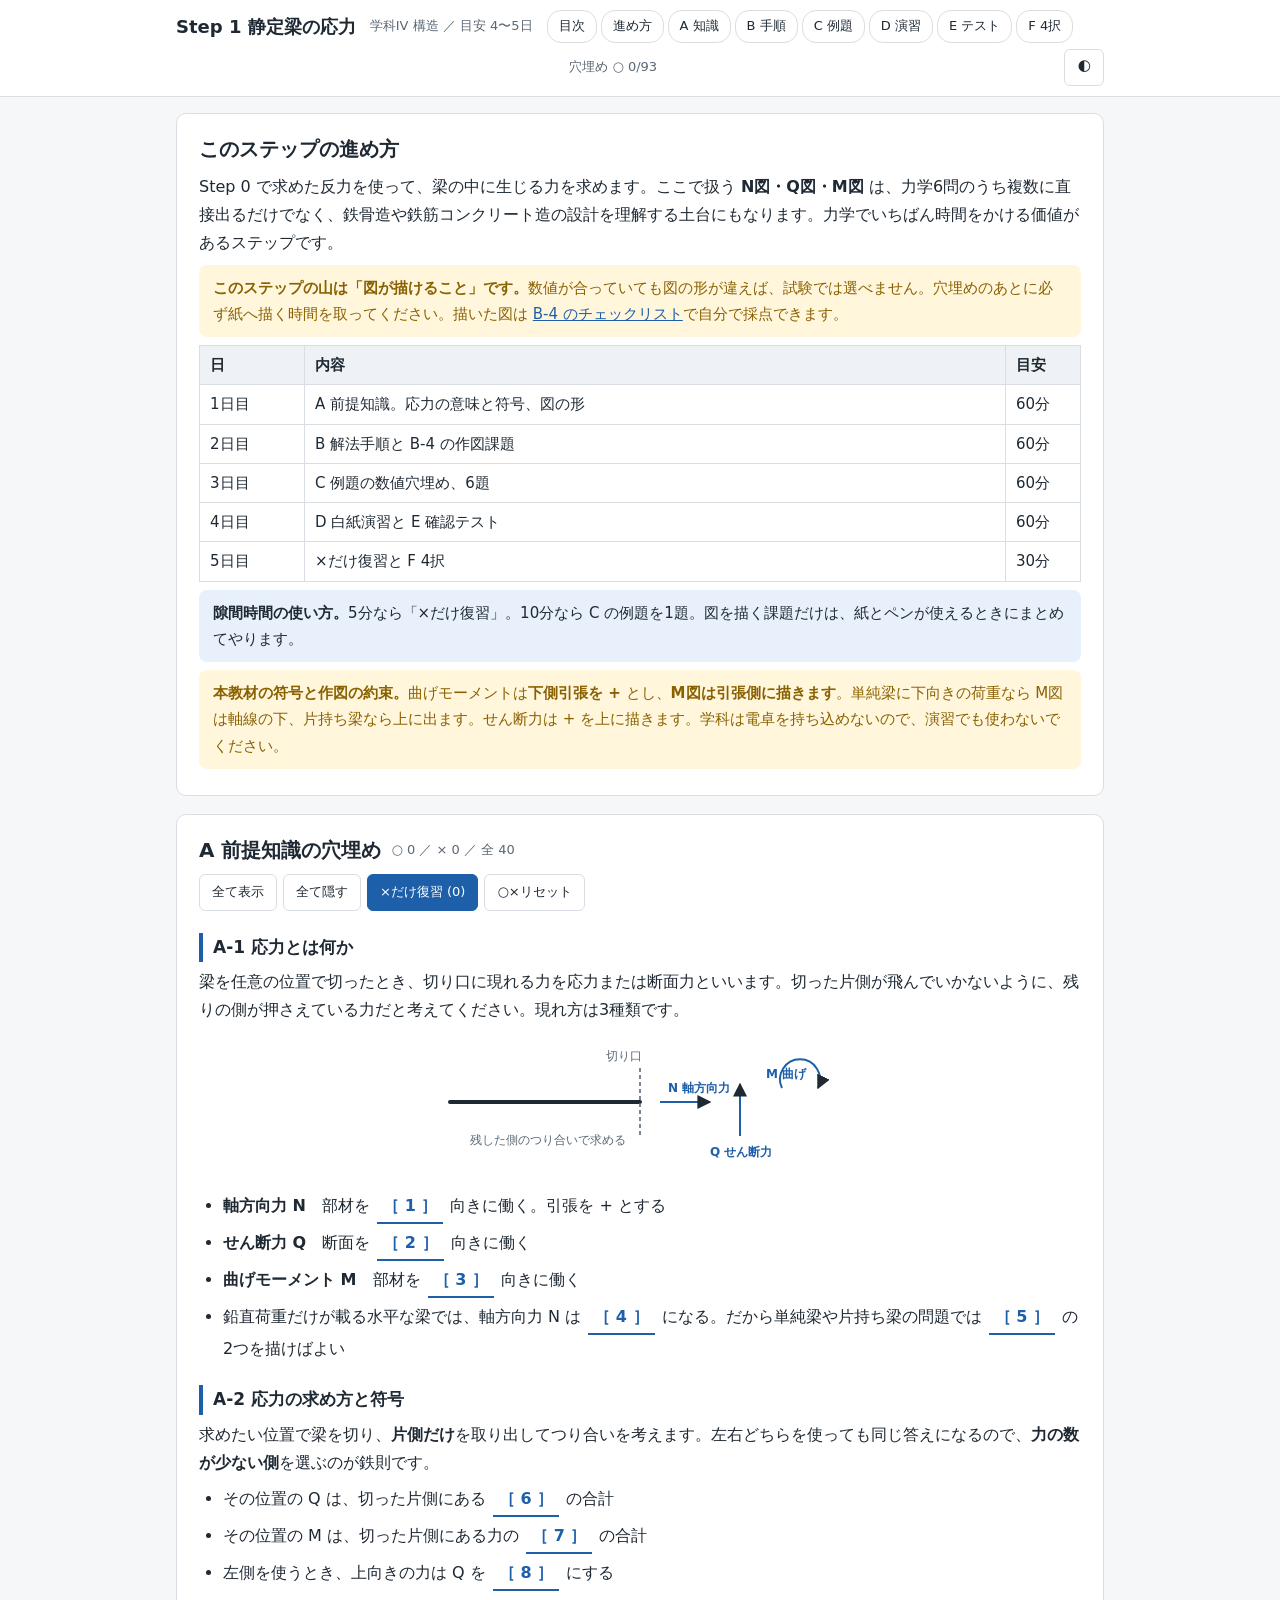
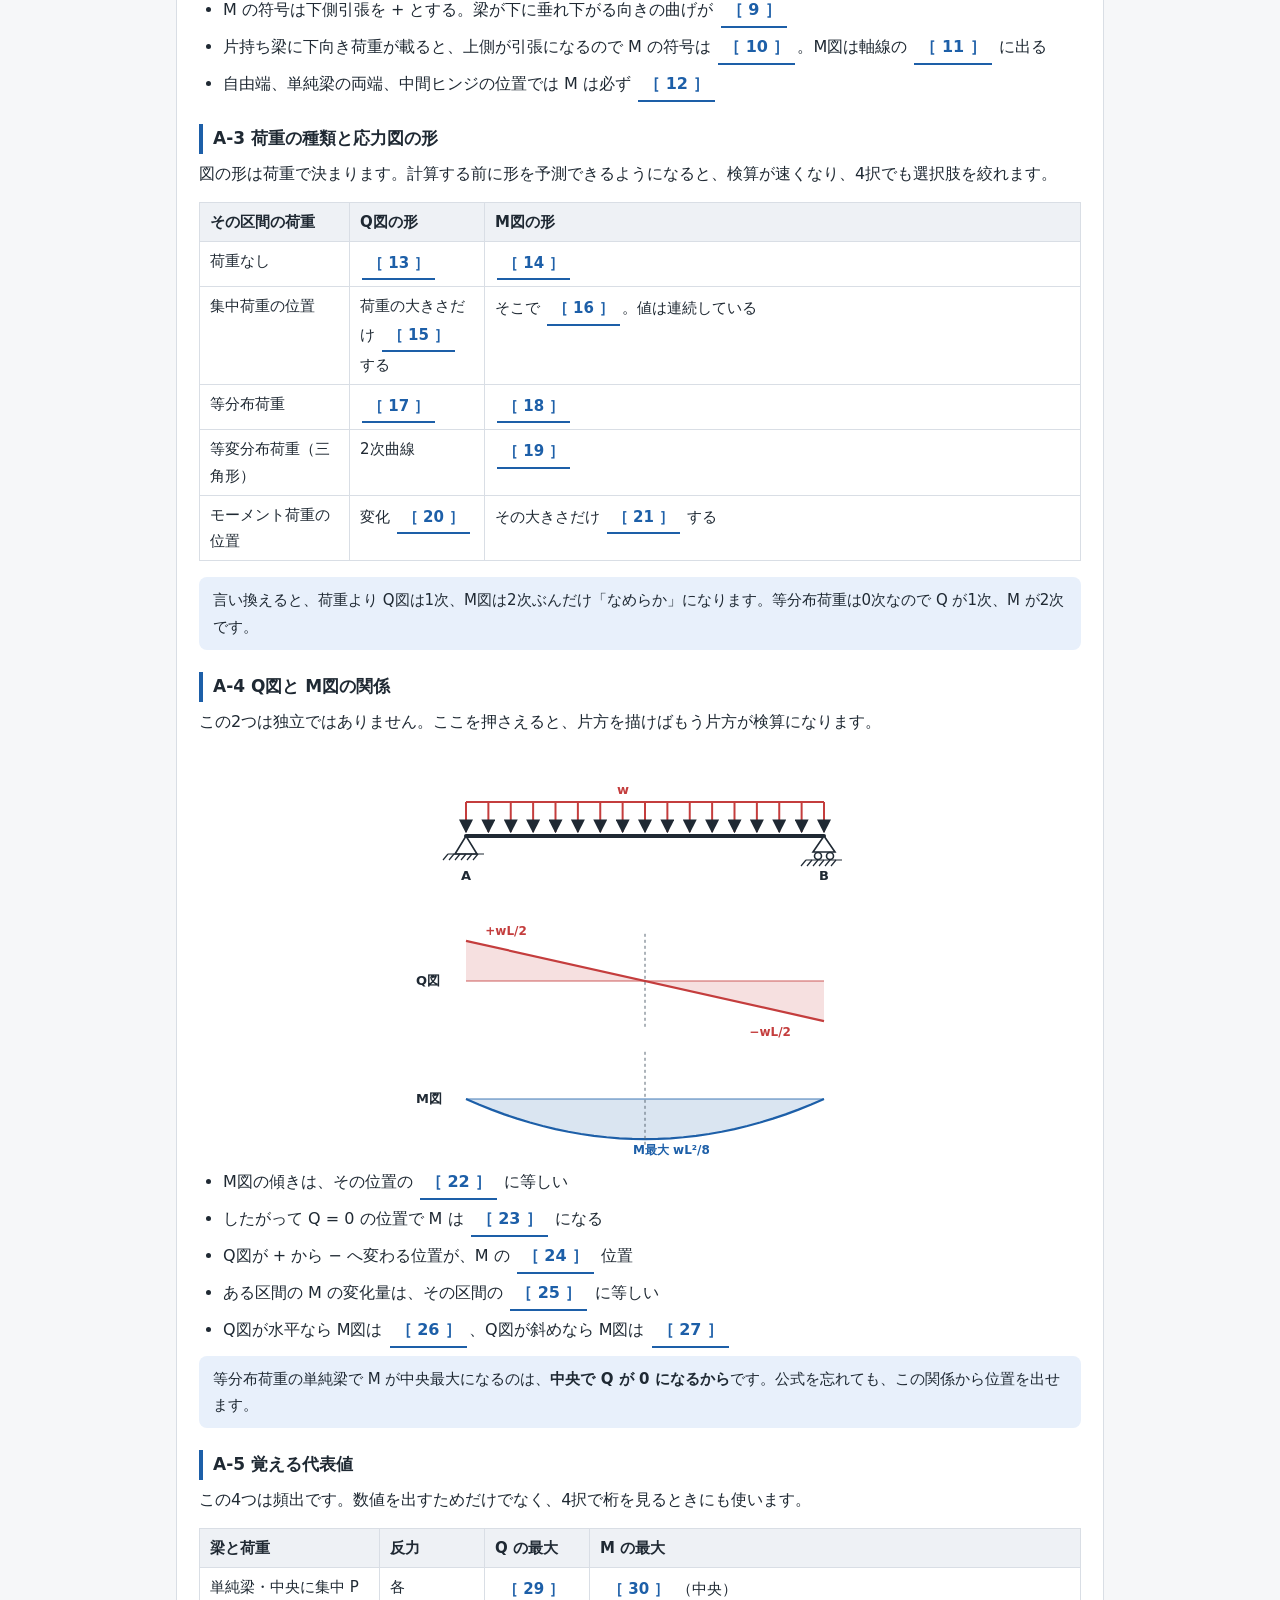
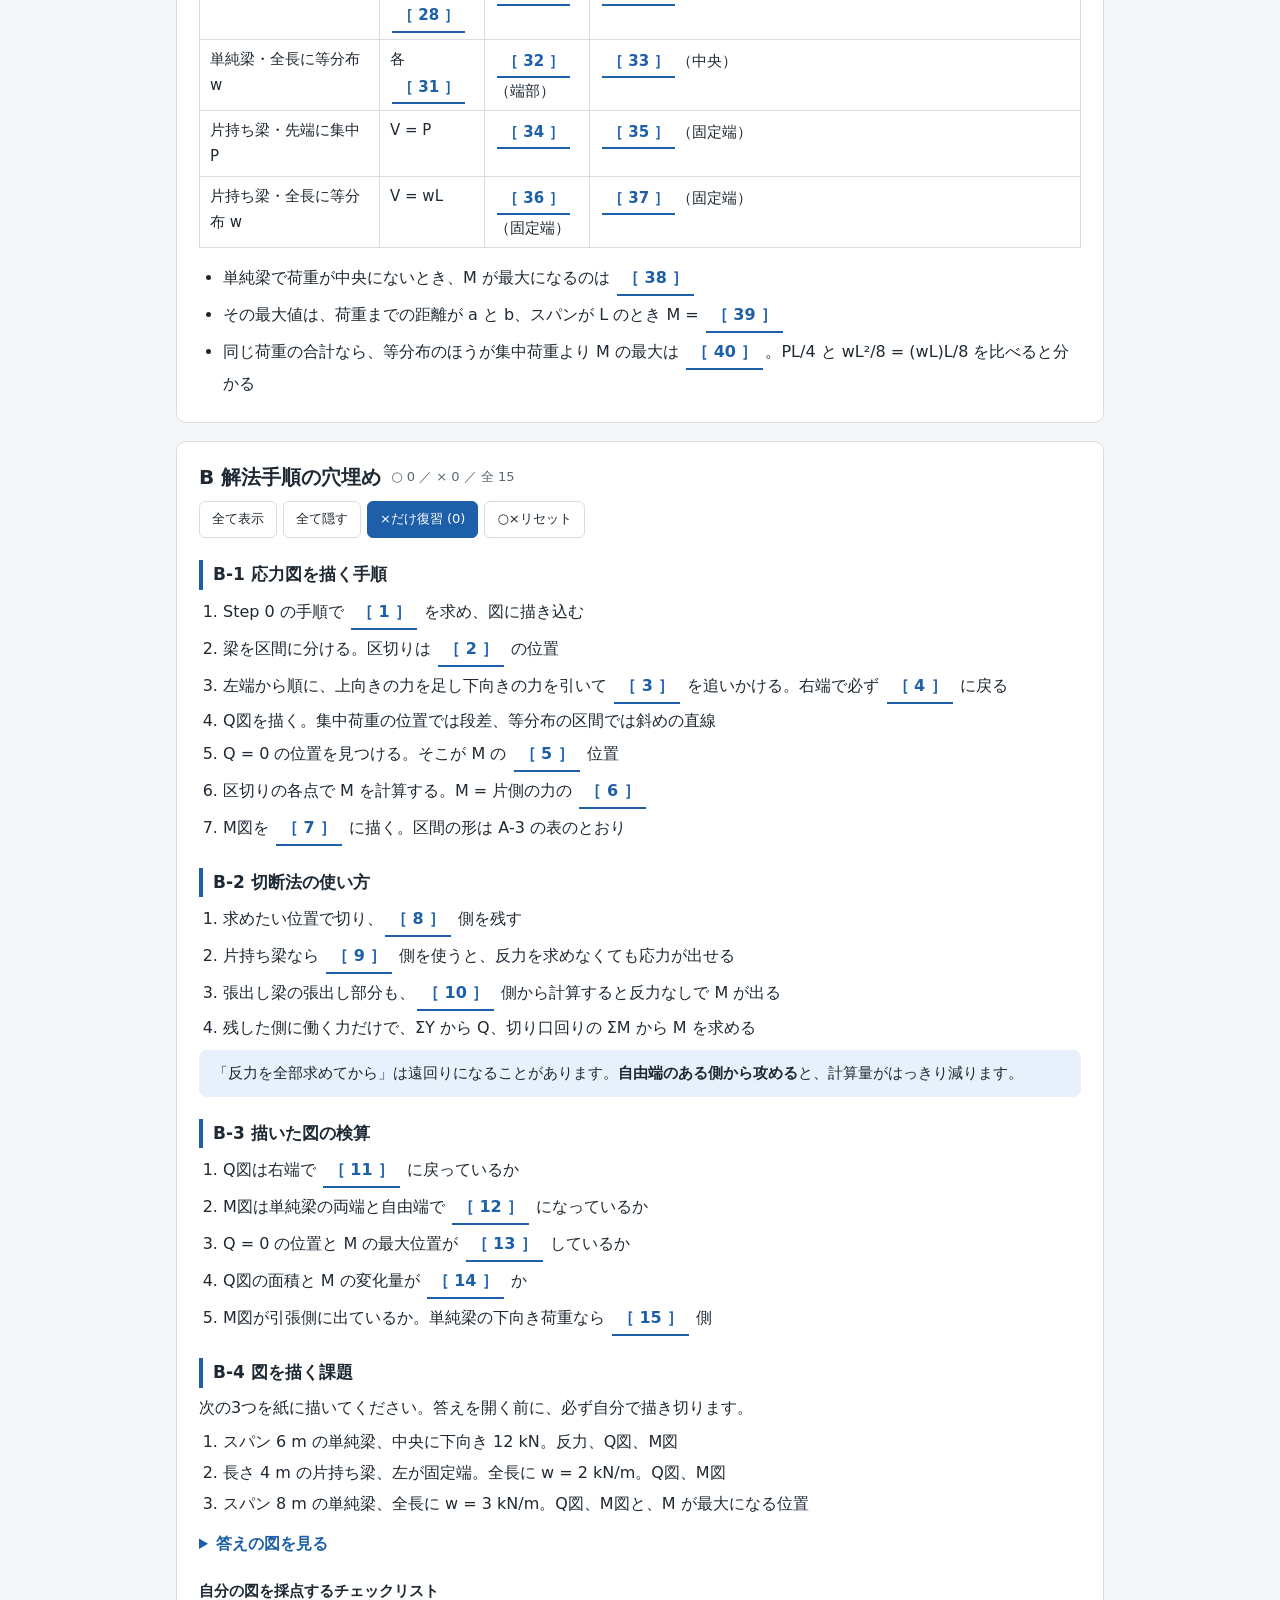
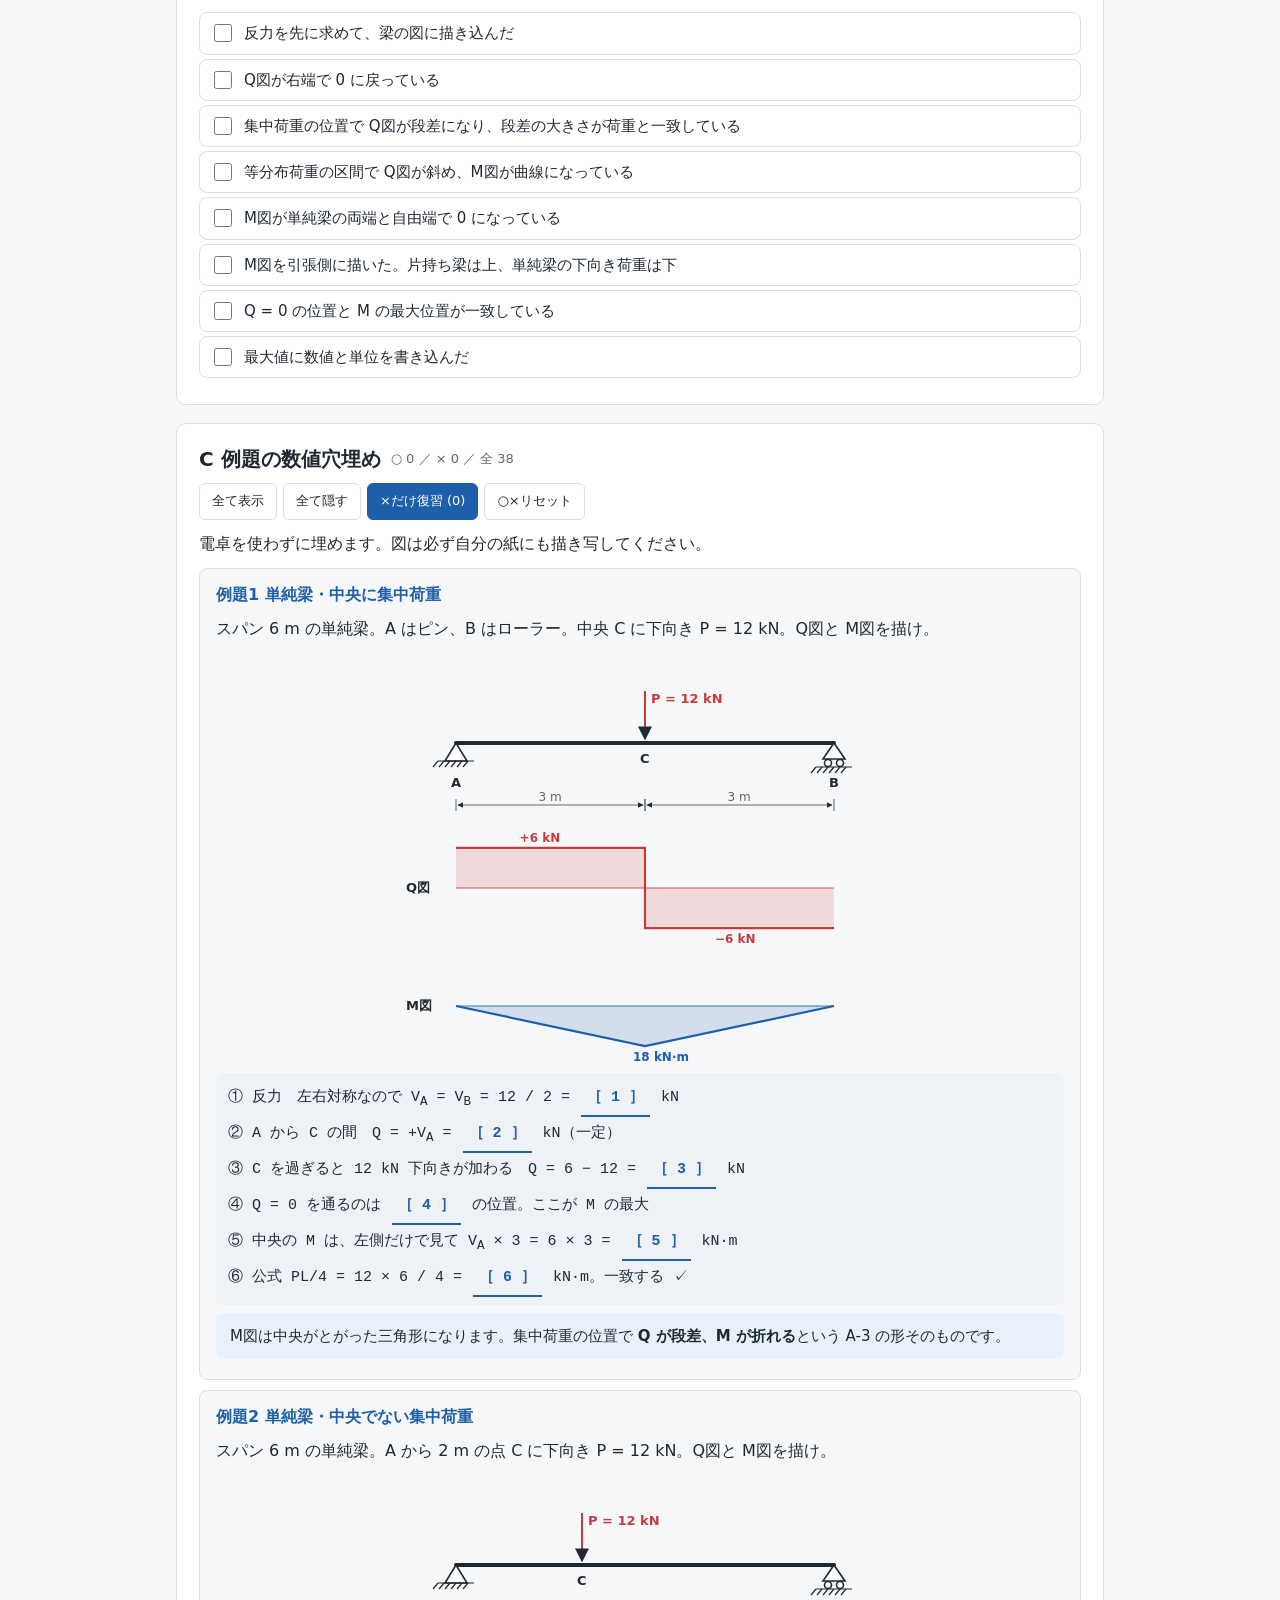
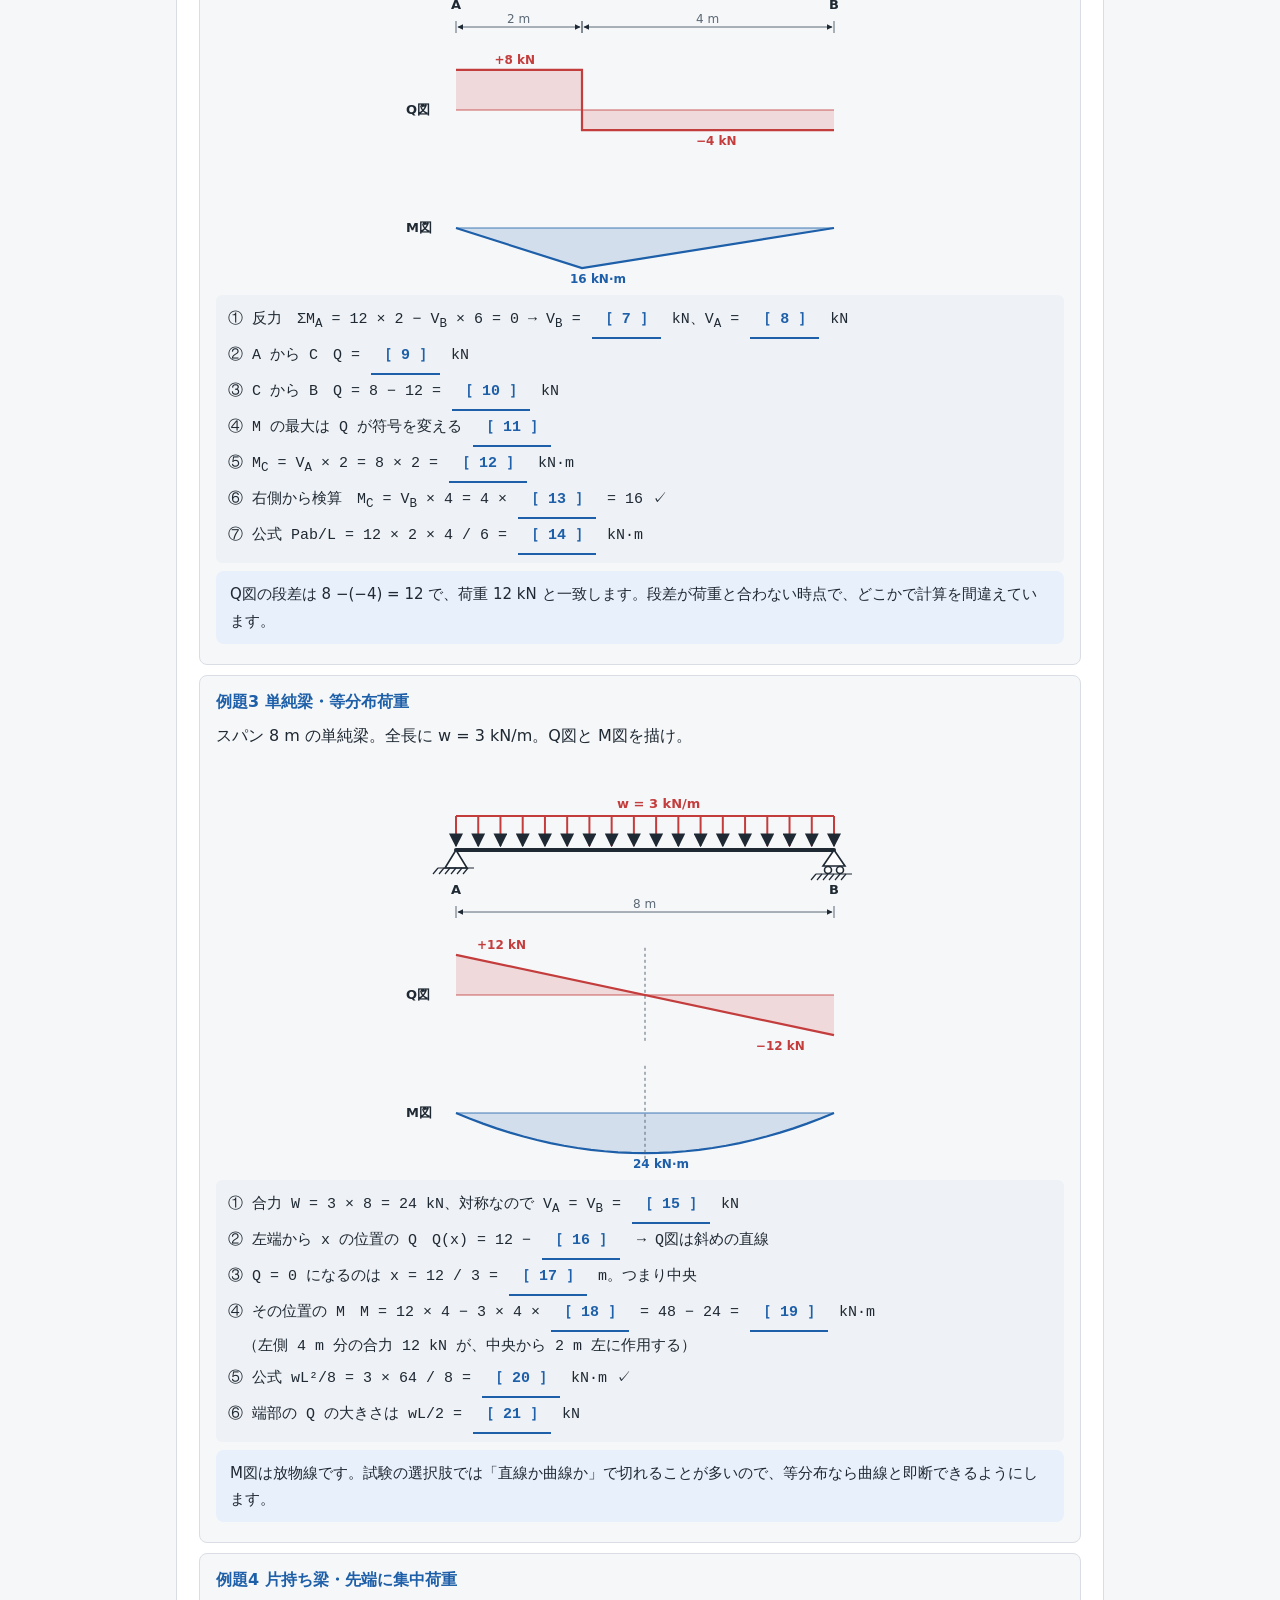
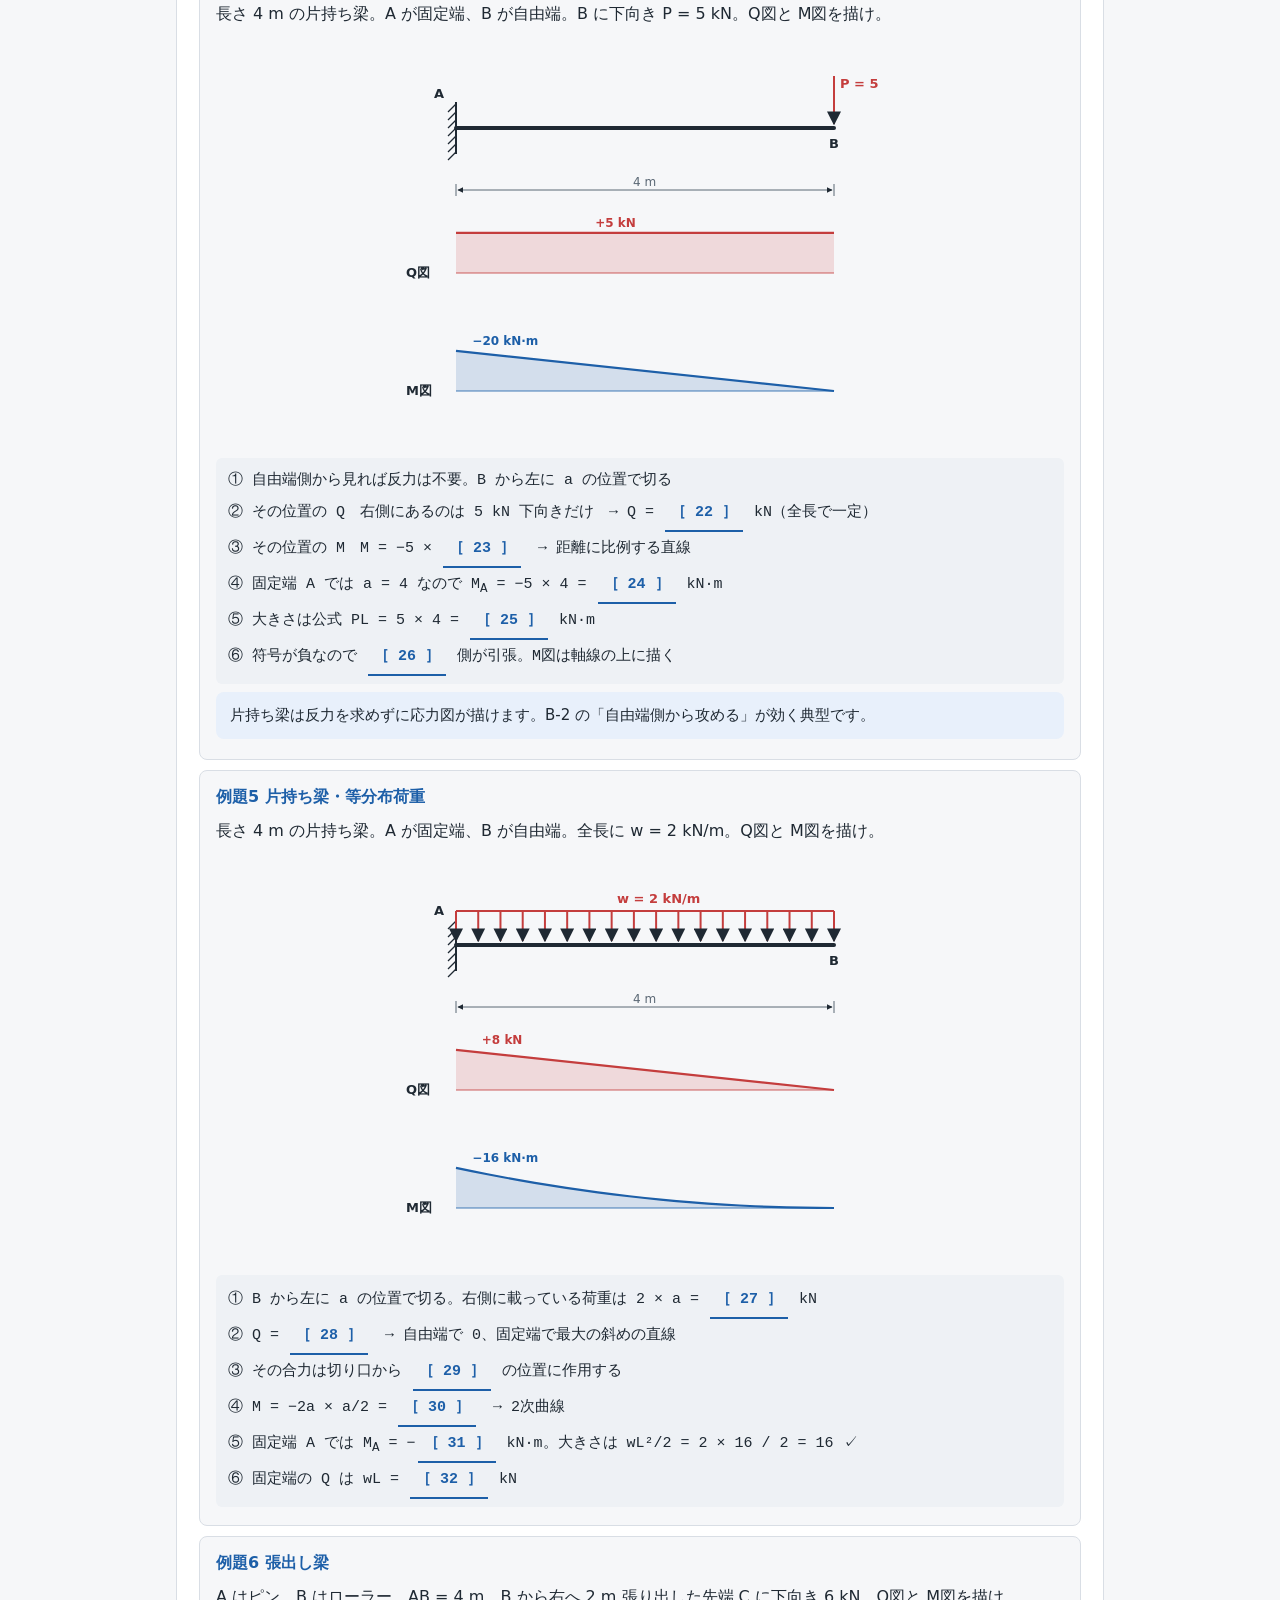
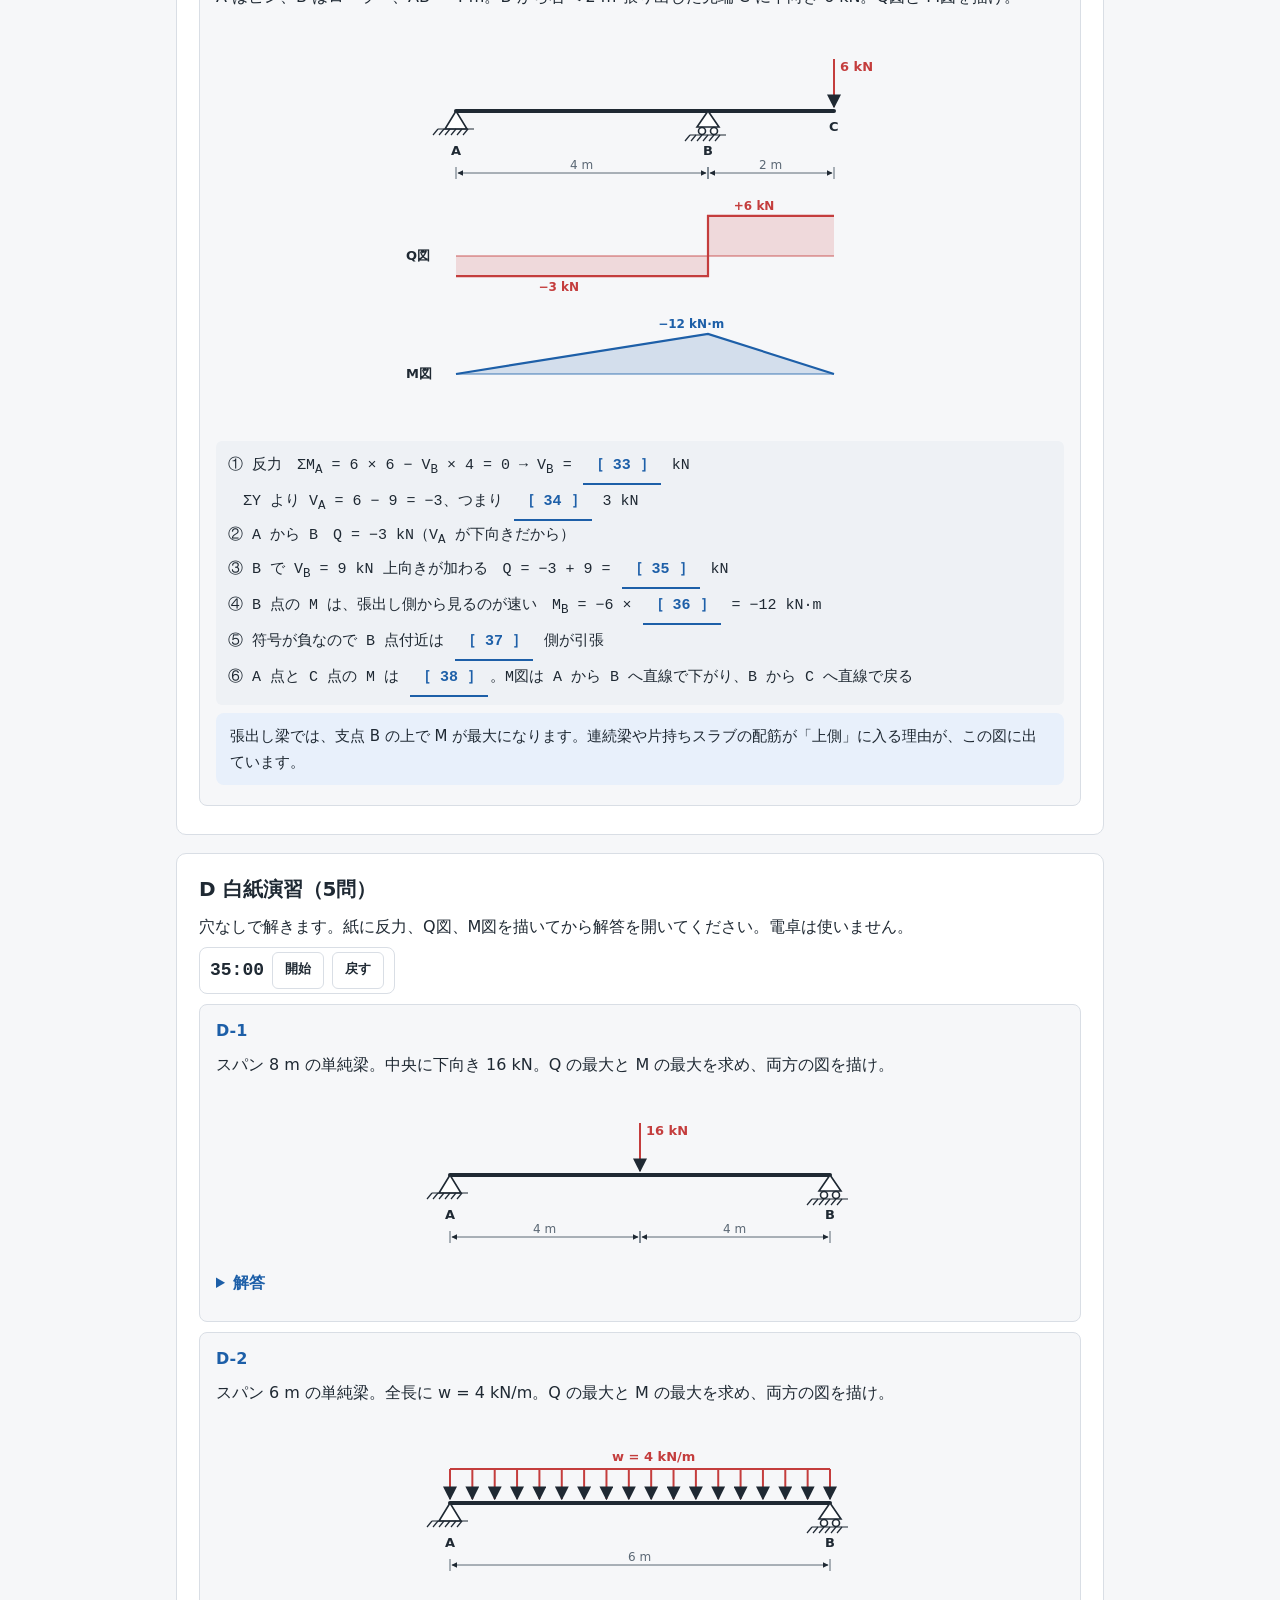
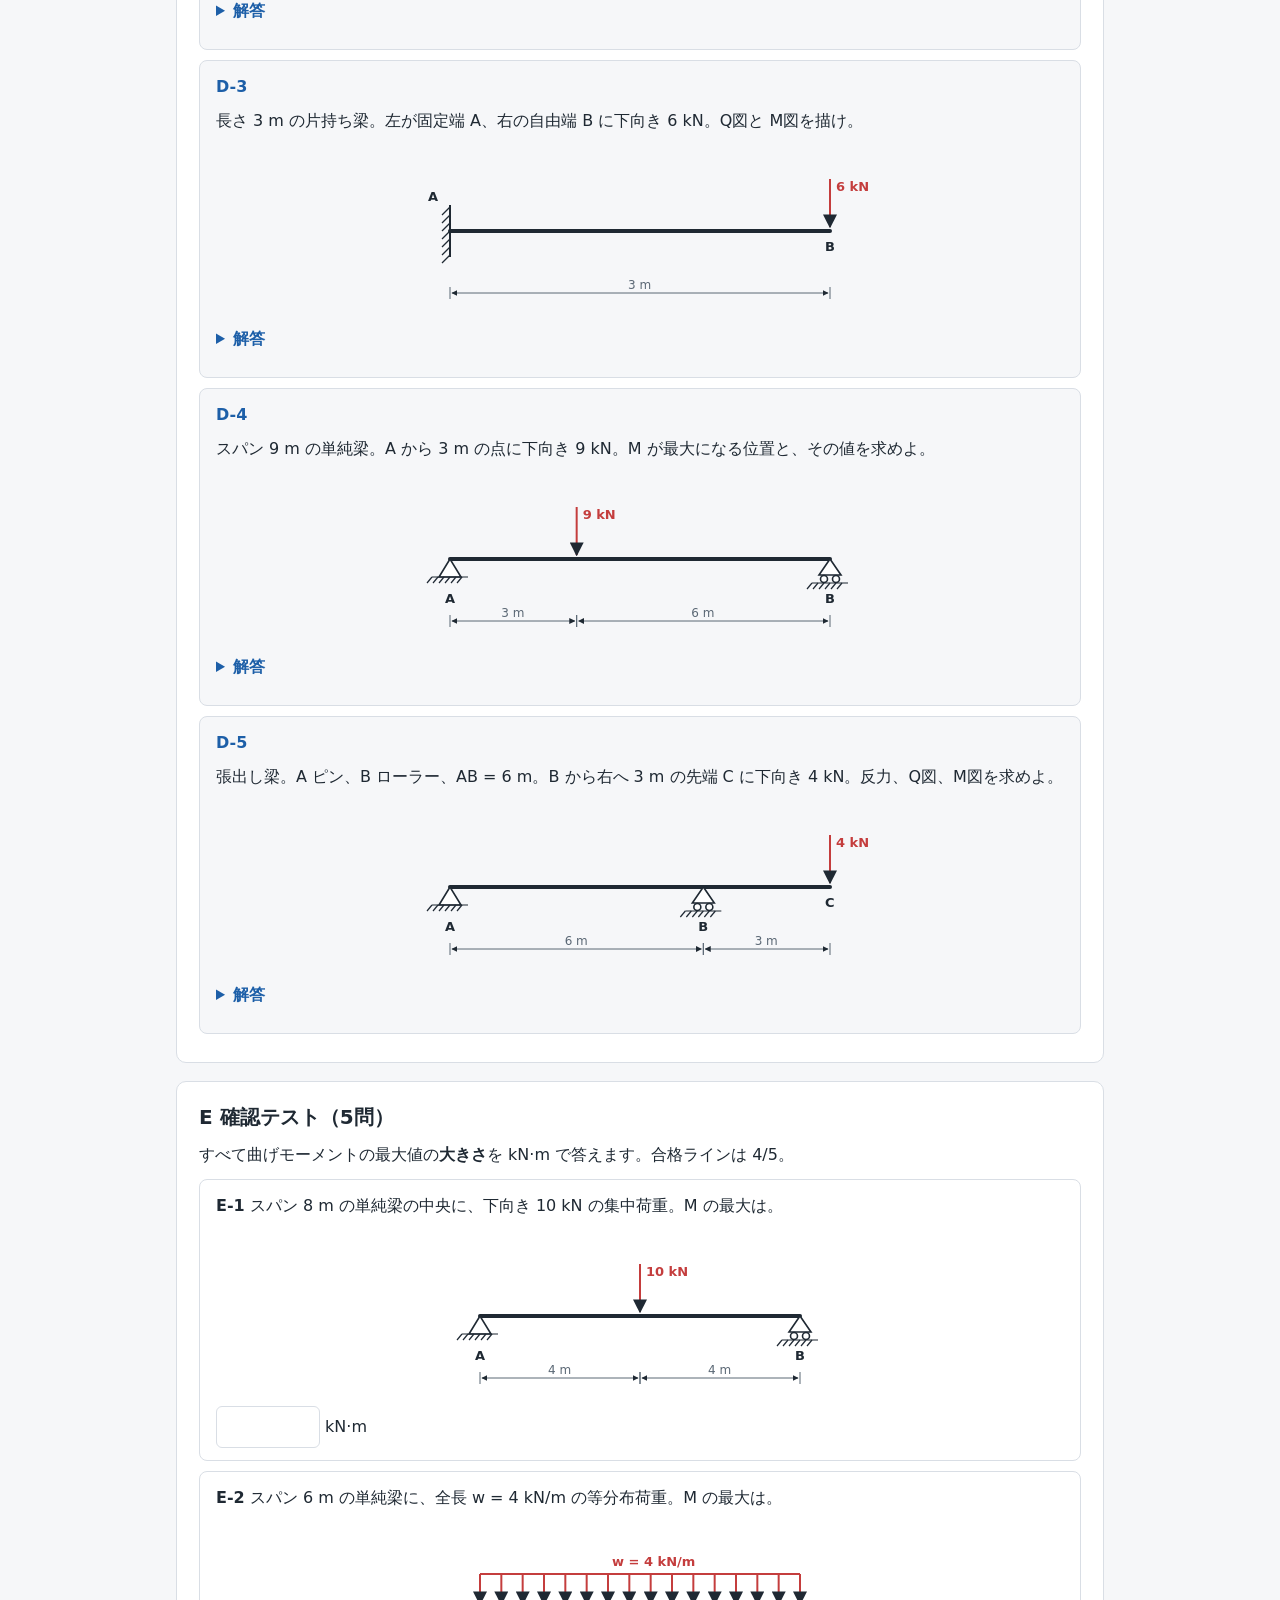
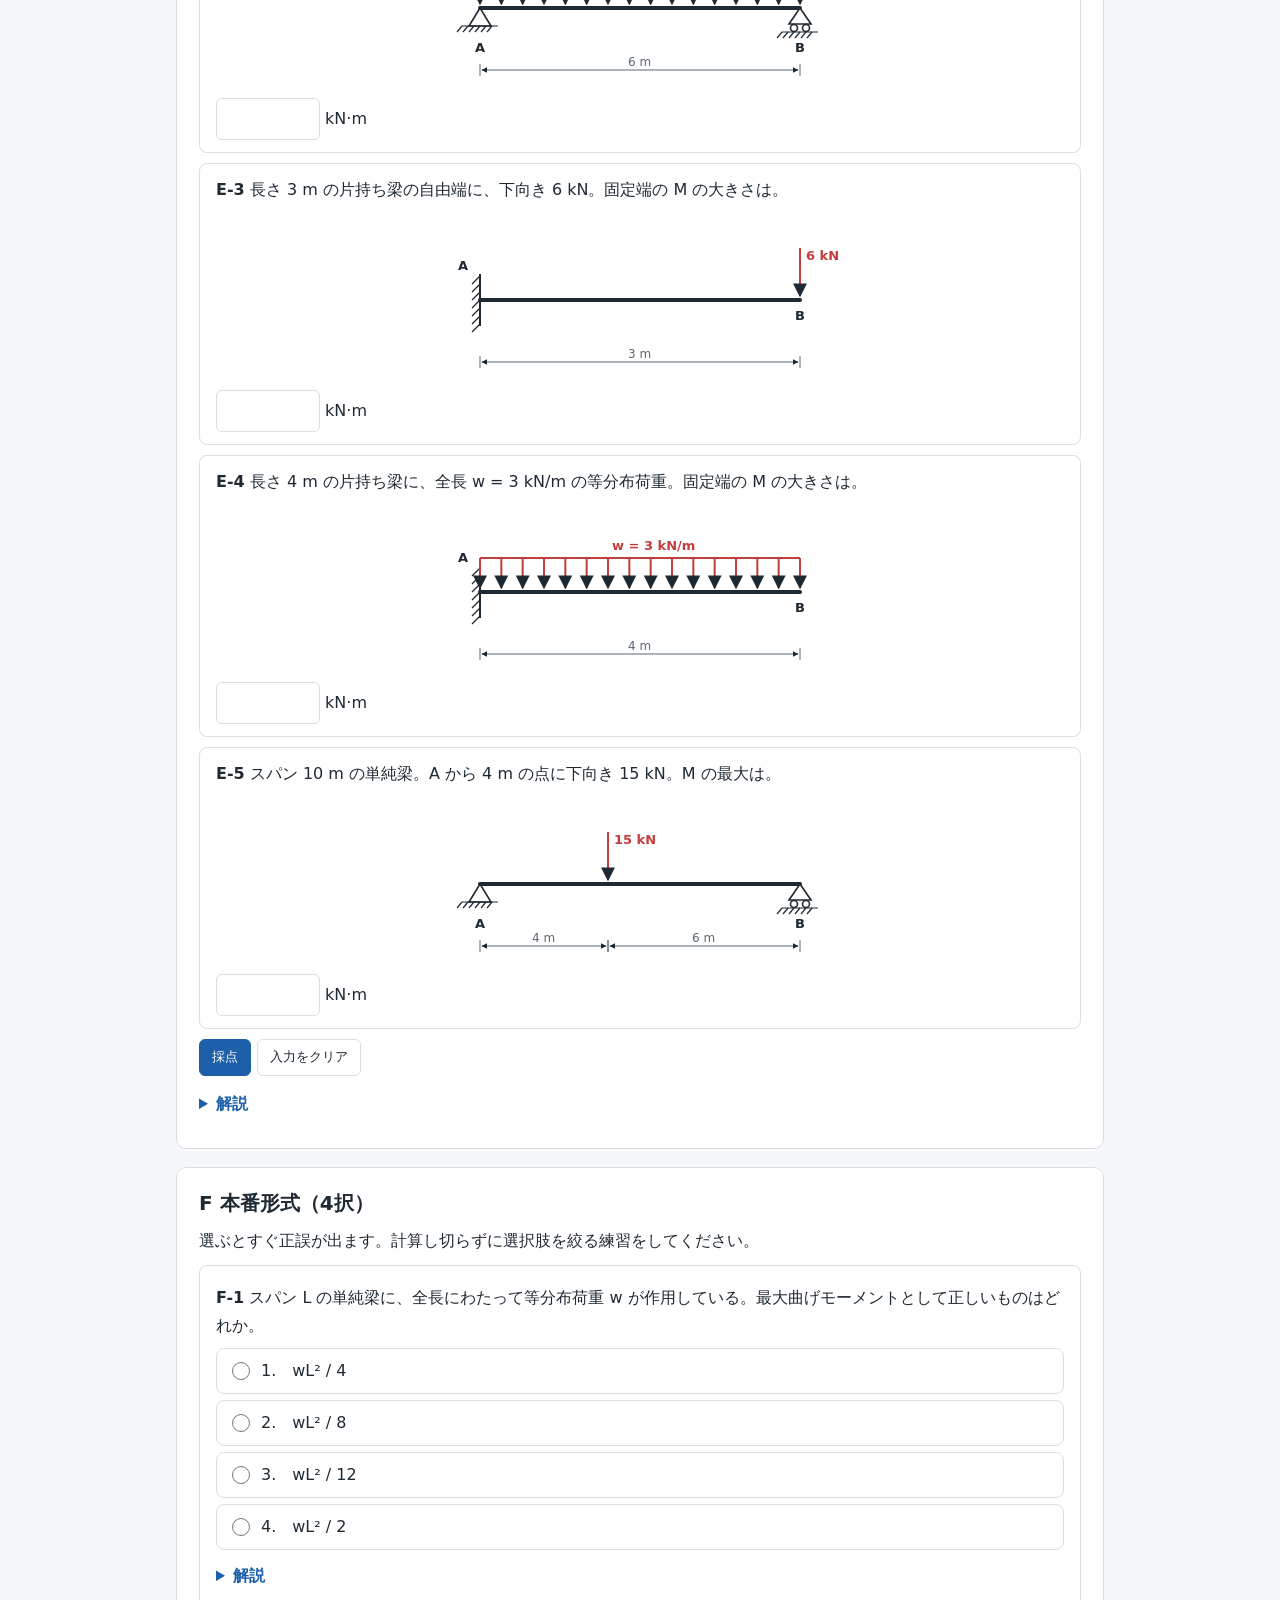
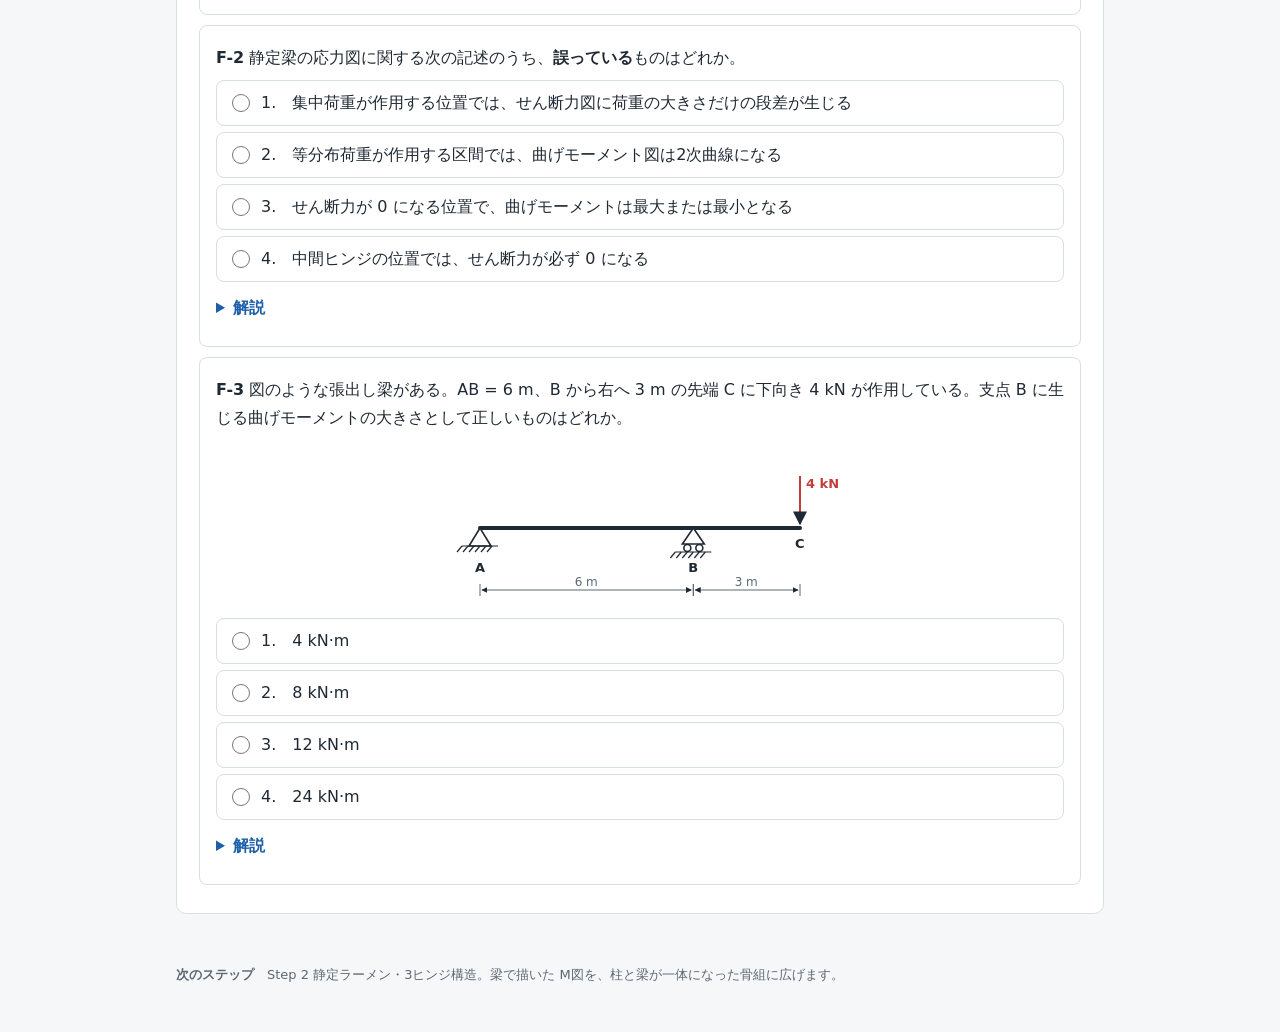
<file: structure/mechanics/S01.html>
<!DOCTYPE html>
<html lang="ja">
<head>
<meta charset="UTF-8">
<meta name="viewport" content="width=device-width, initial-scale=1">
<title>Step 1 静定梁の応力 ｜ 一級建築士 構造力学</title>
<link rel="manifest" href="../../manifest.webmanifest">
<meta name="theme-color" content="#1d5fa8">
<link rel="apple-touch-icon" href="../../assets/icon-180.png">
<link rel="stylesheet" href="../../assets/app.css">
</head>
<body>
<header><div class="hin">
  <h1>Step 1 静定梁の応力</h1>
  <span class="sub">学科IV 構造 ／ 目安 4〜5日</span>
  <nav class="tabs">
    <a href="../../index.html">目次</a><a href="#intro">進め方</a><a href="#A">A 知識</a><a href="#B">B 手順</a><a href="#C">C 例題</a><a href="#D">D 演習</a><a href="#E">E テスト</a><a href="#F">F 4択</a>
  </nav>
  <span class="prog" id="gprog"></span>
</div></header>

<main>

<!-- ===================== 進め方 ===================== -->
<section class="card" id="intro">
<h2>このステップの進め方</h2>
<p>Step 0 で求めた反力を使って、梁の中に生じる力を求めます。ここで扱う <b>N図・Q図・M図</b> は、力学6問のうち複数に直接出るだけでなく、鉄骨造や鉄筋コンクリート造の設計を理解する土台にもなります。力学でいちばん時間をかける価値があるステップです。</p>
<div class="warn">
<b>このステップの山は「図が描けること」です。</b>数値が合っていても図の形が違えば、試験では選べません。穴埋めのあとに必ず紙へ描く時間を取ってください。描いた図は <a href="#B4">B-4 のチェックリスト</a>で自分で採点できます。
</div>
<table>
<tr><th style="width:7em">日</th><th>内容</th><th style="width:5em">目安</th></tr>
<tr><td>1日目</td><td>A 前提知識。応力の意味と符号、図の形</td><td>60分</td></tr>
<tr><td>2日目</td><td>B 解法手順と B-4 の作図課題</td><td>60分</td></tr>
<tr><td>3日目</td><td>C 例題の数値穴埋め、6題</td><td>60分</td></tr>
<tr><td>4日目</td><td>D 白紙演習と E 確認テスト</td><td>60分</td></tr>
<tr><td>5日目</td><td>×だけ復習と F 4択</td><td>30分</td></tr>
</table>
<p class="note"><b>隙間時間の使い方。</b>5分なら「×だけ復習」。10分なら C の例題を1題。図を描く課題だけは、紙とペンが使えるときにまとめてやります。</p>
<div class="warn"><b>本教材の符号と作図の約束。</b>曲げモーメントは<b>下側引張を +</b> とし、<b>M図は引張側に描きます</b>。単純梁に下向きの荷重なら M図は軸線の下、片持ち梁なら上に出ます。せん断力は + を上に描きます。学科は電卓を持ち込めないので、演習でも使わないでください。</div>
</section>

<!-- ===================== A ===================== -->
<section class="card" id="A" data-sec="A">
<h2>A 前提知識の穴埋め <span class="cnt"></span></h2>
<div class="tools">
  <button data-act="show">全て表示</button><button data-act="hide">全て隠す</button>
  <button data-act="review" class="pri">×だけ復習</button><button data-act="reset">○×リセット</button>
</div>

<h3>A-1 応力とは何か</h3>
<p>梁を任意の位置で切ったとき、切り口に現れる力を応力または断面力といいます。切った片側が飛んでいかないように、残りの側が押さえている力だと考えてください。現れ方は3種類です。</p>
<div id="figN"></div>
<ul>
<li><b>軸方向力 N</b>　部材を <span class="bl" data-a="伸ばす・縮める">＿</span> 向きに働く。引張を + とする</li>
<li><b>せん断力 Q</b>　断面を <span class="bl" data-a="ずらす（すべらせる）">＿</span> 向きに働く</li>
<li><b>曲げモーメント M</b>　部材を <span class="bl" data-a="曲げる">＿</span> 向きに働く</li>
<li>鉛直荷重だけが載る水平な梁では、軸方向力 N は <span class="bl" data-a="0">＿</span> になる。だから単純梁や片持ち梁の問題では <span class="bl" data-a="Q図と M図">＿</span> の2つを描けばよい</li>
</ul>

<h3>A-2 応力の求め方と符号</h3>
<p>求めたい位置で梁を切り、<b>片側だけ</b>を取り出してつり合いを考えます。左右どちらを使っても同じ答えになるので、<b>力の数が少ない側</b>を選ぶのが鉄則です。</p>
<ul>
<li>その位置の Q は、切った片側にある <span class="bl" data-a="鉛直方向の力">＿</span> の合計</li>
<li>その位置の M は、切った片側にある力の <span class="bl" data-a="その位置回りのモーメント">＿</span> の合計</li>
<li>左側を使うとき、上向きの力は Q を <span class="bl" data-a="+（プラス）">＿</span> にする</li>
<li>M の符号は下側引張を + とする。梁が下に垂れ下がる向きの曲げが <span class="bl" data-a="+">＿</span></li>
<li>片持ち梁に下向き荷重が載ると、上側が引張になるので M の符号は <span class="bl" data-a="−（マイナス）">＿</span>。M図は軸線の <span class="bl" data-a="上">＿</span> に出る</li>
<li>自由端、単純梁の両端、中間ヒンジの位置では M は必ず <span class="bl" data-a="0">＿</span></li>
</ul>

<h3>A-3 荷重の種類と応力図の形</h3>
<p>図の形は荷重で決まります。計算する前に形を予測できるようになると、検算が速くなり、4択でも選択肢を絞れます。</p>
<div class="scroll"><table>
<tr><th style="width:10em">その区間の荷重</th><th style="width:9em">Q図の形</th><th>M図の形</th></tr>
<tr><td>荷重なし</td><td><span class="bl" data-a="水平（一定）">＿</span></td><td><span class="bl" data-a="斜めの直線">＿</span></td></tr>
<tr><td>集中荷重の位置</td><td>荷重の大きさだけ <span class="bl" data-a="段差（ジャンプ）">＿</span> する</td><td>そこで <span class="bl" data-a="折れる">＿</span>。値は連続している</td></tr>
<tr><td>等分布荷重</td><td><span class="bl" data-a="斜めの直線">＿</span></td><td><span class="bl" data-a="2次曲線（放物線）">＿</span></td></tr>
<tr><td>等変分布荷重（三角形）</td><td>2次曲線</td><td><span class="bl" data-a="3次曲線">＿</span></td></tr>
<tr><td>モーメント荷重の位置</td><td>変化 <span class="bl" data-a="しない">＿</span></td><td>その大きさだけ <span class="bl" data-a="段差（ジャンプ）">＿</span> する</td></tr>
</table></div>
<p class="note">言い換えると、荷重より Q図は1次、M図は2次ぶんだけ「なめらか」になります。等分布荷重は0次なので Q が1次、M が2次です。</p>

<h3>A-4 Q図と M図の関係</h3>
<p>この2つは独立ではありません。ここを押さえると、片方を描けばもう片方が検算になります。</p>
<div id="figQM"></div>
<ul>
<li>M図の傾きは、その位置の <span class="bl" data-a="Q（せん断力）">＿</span> に等しい</li>
<li>したがって Q = 0 の位置で M は <span class="bl" data-a="最大（または最小）">＿</span> になる</li>
<li>Q図が + から − へ変わる位置が、M の <span class="bl" data-a="最大">＿</span> 位置</li>
<li>ある区間の M の変化量は、その区間の <span class="bl" data-a="Q図の面積">＿</span> に等しい</li>
<li>Q図が水平なら M図は <span class="bl" data-a="直線">＿</span>、Q図が斜めなら M図は <span class="bl" data-a="2次曲線">＿</span></li>
</ul>
<p class="note">等分布荷重の単純梁で M が中央最大になるのは、<b>中央で Q が 0 になるから</b>です。公式を忘れても、この関係から位置を出せます。</p>

<h3>A-5 覚える代表値</h3>
<p>この4つは頻出です。数値を出すためだけでなく、4択で桁を見るときにも使います。</p>
<div class="scroll"><table>
<tr><th style="width:12em">梁と荷重</th><th style="width:7em">反力</th><th style="width:7em">Q の最大</th><th>M の最大</th></tr>
<tr><td>単純梁・中央に集中 P</td><td>各 <span class="bl" data-a="P/2">＿</span></td><td><span class="bl" data-a="P/2">＿</span></td><td><span class="bl" data-a="PL/4">＿</span>（中央）</td></tr>
<tr><td>単純梁・全長に等分布 w</td><td>各 <span class="bl" data-a="wL/2">＿</span></td><td><span class="bl" data-a="wL/2">＿</span>（端部）</td><td><span class="bl" data-a="wL²/8">＿</span>（中央）</td></tr>
<tr><td>片持ち梁・先端に集中 P</td><td>V = P</td><td><span class="bl" data-a="P">＿</span></td><td><span class="bl" data-a="PL">＿</span>（固定端）</td></tr>
<tr><td>片持ち梁・全長に等分布 w</td><td>V = wL</td><td><span class="bl" data-a="wL">＿</span>（固定端）</td><td><span class="bl" data-a="wL²/2">＿</span>（固定端）</td></tr>
</table></div>
<ul>
<li>単純梁で荷重が中央にないとき、M が最大になるのは <span class="bl" data-a="集中荷重の位置">＿</span></li>
<li>その最大値は、荷重までの距離が a と b、スパンが L のとき M = <span class="bl" data-a="Pab/L">＿</span></li>
<li>同じ荷重の合計なら、等分布のほうが集中荷重より M の最大は <span class="bl" data-a="小さい">＿</span>。PL/4 と wL²/8 = (wL)L/8 を比べると分かる</li>
</ul>
</section>

<!-- ===================== B ===================== -->
<section class="card" id="B" data-sec="B">
<h2>B 解法手順の穴埋め <span class="cnt"></span></h2>
<div class="tools">
  <button data-act="show">全て表示</button><button data-act="hide">全て隠す</button>
  <button data-act="review" class="pri">×だけ復習</button><button data-act="reset">○×リセット</button>
</div>

<h3>B-1 応力図を描く手順</h3>
<ol>
<li>Step 0 の手順で <span class="bl" data-a="反力">＿</span> を求め、図に描き込む</li>
<li>梁を区間に分ける。区切りは <span class="bl" data-a="支点・集中荷重・分布荷重の端・ヒンジ">＿</span> の位置</li>
<li>左端から順に、上向きの力を足し下向きの力を引いて <span class="bl" data-a="Q">＿</span> を追いかける。右端で必ず <span class="bl" data-a="0">＿</span> に戻る</li>
<li>Q図を描く。集中荷重の位置では段差、等分布の区間では斜めの直線</li>
<li>Q = 0 の位置を見つける。そこが M の <span class="bl" data-a="最大">＿</span> 位置</li>
<li>区切りの各点で M を計算する。M = 片側の力の <span class="bl" data-a="モーメントの合計">＿</span></li>
<li>M図を <span class="bl" data-a="引張側">＿</span> に描く。区間の形は A-3 の表のとおり</li>
</ol>

<h3>B-2 切断法の使い方</h3>
<ol>
<li>求めたい位置で切り、<span class="bl" data-a="力の数が少ない">＿</span> 側を残す</li>
<li>片持ち梁なら <span class="bl" data-a="自由端">＿</span> 側を使うと、反力を求めなくても応力が出せる</li>
<li>張出し梁の張出し部分も、<span class="bl" data-a="先端">＿</span> 側から計算すると反力なしで M が出る</li>
<li>残した側に働く力だけで、ΣY から Q、切り口回りの ΣM から M を求める</li>
</ol>
<p class="note">「反力を全部求めてから」は遠回りになることがあります。<b>自由端のある側から攻める</b>と、計算量がはっきり減ります。</p>

<h3>B-3 描いた図の検算</h3>
<ol>
<li>Q図は右端で <span class="bl" data-a="0">＿</span> に戻っているか</li>
<li>M図は単純梁の両端と自由端で <span class="bl" data-a="0">＿</span> になっているか</li>
<li>Q = 0 の位置と M の最大位置が <span class="bl" data-a="一致">＿</span> しているか</li>
<li>Q図の面積と M の変化量が <span class="bl" data-a="等しい">＿</span> か</li>
<li>M図が引張側に出ているか。単純梁の下向き荷重なら <span class="bl" data-a="下">＿</span> 側</li>
</ol>

<h3 id="B4">B-4 図を描く課題</h3>
<p>次の3つを紙に描いてください。答えを開く前に、必ず自分で描き切ります。</p>
<ol>
<li>スパン 6 m の単純梁、中央に下向き 12 kN。反力、Q図、M図</li>
<li>長さ 4 m の片持ち梁、左が固定端。全長に w = 2 kN/m。Q図、M図</li>
<li>スパン 8 m の単純梁、全長に w = 3 kN/m。Q図、M図と、M が最大になる位置</li>
</ol>
<details><summary>答えの図を見る</summary><div>
<div id="figB4a"></div>
<div id="figB4b"></div>
<div id="figB4c"></div>
<p>3番目は中央で Q が 0 を通るので、そこが M の最大です。値は wL²/8 = 3 × 64 / 8 = 24 kN·m。</p>
</div></details>

<h4>自分の図を採点するチェックリスト</h4>
<ul class="chk">
<li><label><input type="checkbox" data-ck="s1-1"><span>反力を先に求めて、梁の図に描き込んだ</span></label></li>
<li><label><input type="checkbox" data-ck="s1-2"><span>Q図が右端で 0 に戻っている</span></label></li>
<li><label><input type="checkbox" data-ck="s1-3"><span>集中荷重の位置で Q図が段差になり、段差の大きさが荷重と一致している</span></label></li>
<li><label><input type="checkbox" data-ck="s1-4"><span>等分布荷重の区間で Q図が斜め、M図が曲線になっている</span></label></li>
<li><label><input type="checkbox" data-ck="s1-5"><span>M図が単純梁の両端と自由端で 0 になっている</span></label></li>
<li><label><input type="checkbox" data-ck="s1-6"><span>M図を引張側に描いた。片持ち梁は上、単純梁の下向き荷重は下</span></label></li>
<li><label><input type="checkbox" data-ck="s1-7"><span>Q = 0 の位置と M の最大位置が一致している</span></label></li>
<li><label><input type="checkbox" data-ck="s1-8"><span>最大値に数値と単位を書き込んだ</span></label></li>
</ul>
</section>

<!-- ===================== C ===================== -->
<section class="card" id="C" data-sec="C">
<h2>C 例題の数値穴埋め <span class="cnt"></span></h2>
<div class="tools">
  <button data-act="show">全て表示</button><button data-act="hide">全て隠す</button>
  <button data-act="review" class="pri">×だけ復習</button><button data-act="reset">○×リセット</button>
</div>
<p>電卓を使わずに埋めます。図は必ず自分の紙にも描き写してください。</p>

<div class="ex"><div class="ttl">例題1 単純梁・中央に集中荷重</div>
<p>スパン 6 m の単純梁。A はピン、B はローラー。中央 C に下向き P = 12 kN。Q図と M図を描け。</p>
<div id="figC1"></div>
<div class="calc">
① 反力　左右対称なので V<sub>A</sub> = V<sub>B</sub> = 12 / 2 = <span class="bl" data-a="6">＿</span> kN<br>
② A から C の間　Q = +V<sub>A</sub> = <span class="bl" data-a="+6">＿</span> kN（一定）<br>
③ C を過ぎると 12 kN 下向きが加わる　Q = 6 − 12 = <span class="bl" data-a="−6">＿</span> kN<br>
④ Q = 0 を通るのは <span class="bl" data-a="C（中央）">＿</span> の位置。ここが M の最大<br>
⑤ 中央の M は、左側だけで見て V<sub>A</sub> × 3 = 6 × 3 = <span class="bl" data-a="18">＿</span> kN·m<br>
⑥ 公式 PL/4 = 12 × 6 / 4 = <span class="bl" data-a="18">＿</span> kN·m。一致する ✓
</div>
<p class="note">M図は中央がとがった三角形になります。集中荷重の位置で <b>Q が段差、M が折れる</b>という A-3 の形そのものです。</p>
</div>

<div class="ex"><div class="ttl">例題2 単純梁・中央でない集中荷重</div>
<p>スパン 6 m の単純梁。A から 2 m の点 C に下向き P = 12 kN。Q図と M図を描け。</p>
<div id="figC2"></div>
<div class="calc">
① 反力　ΣM<sub>A</sub> = 12 × 2 − V<sub>B</sub> × 6 = 0 → V<sub>B</sub> = <span class="bl" data-a="4">＿</span> kN、V<sub>A</sub> = <span class="bl" data-a="8">＿</span> kN<br>
② A から C　Q = <span class="bl" data-a="+8">＿</span> kN<br>
③ C から B　Q = 8 − 12 = <span class="bl" data-a="−4">＿</span> kN<br>
④ M の最大は Q が符号を変える <span class="bl" data-a="C（荷重の位置）">＿</span><br>
⑤ M<sub>C</sub> = V<sub>A</sub> × 2 = 8 × 2 = <span class="bl" data-a="16">＿</span> kN·m<br>
⑥ 右側から検算　M<sub>C</sub> = V<sub>B</sub> × 4 = 4 × <span class="bl" data-a="4">＿</span> = 16 ✓<br>
⑦ 公式 Pab/L = 12 × 2 × 4 / 6 = <span class="bl" data-a="16">＿</span> kN·m
</div>
<p class="note">Q図の段差は 8 −(−4) = 12 で、荷重 12 kN と一致します。段差が荷重と合わない時点で、どこかで計算を間違えています。</p>
</div>

<div class="ex"><div class="ttl">例題3 単純梁・等分布荷重</div>
<p>スパン 8 m の単純梁。全長に w = 3 kN/m。Q図と M図を描け。</p>
<div id="figC3"></div>
<div class="calc">
① 合力 W = 3 × 8 = 24 kN、対称なので V<sub>A</sub> = V<sub>B</sub> = <span class="bl" data-a="12">＿</span> kN<br>
② 左端から x の位置の Q　Q(x) = 12 − <span class="bl" data-a="3x">＿</span>　→ Q図は斜めの直線<br>
③ Q = 0 になるのは x = 12 / 3 = <span class="bl" data-a="4">＿</span> m。つまり中央<br>
④ その位置の M　M = 12 × 4 − 3 × 4 × <span class="bl" data-a="2">＿</span> = 48 − 24 = <span class="bl" data-a="24">＿</span> kN·m<br>
　（左側 4 m 分の合力 12 kN が、中央から 2 m 左に作用する）<br>
⑤ 公式 wL²/8 = 3 × 64 / 8 = <span class="bl" data-a="24">＿</span> kN·m ✓<br>
⑥ 端部の Q の大きさは wL/2 = <span class="bl" data-a="12">＿</span> kN
</div>
<p class="note">M図は放物線です。試験の選択肢では「直線か曲線か」で切れることが多いので、等分布なら曲線と即断できるようにします。</p>
</div>

<div class="ex"><div class="ttl">例題4 片持ち梁・先端に集中荷重</div>
<p>長さ 4 m の片持ち梁。A が固定端、B が自由端。B に下向き P = 5 kN。Q図と M図を描け。</p>
<div id="figC4"></div>
<div class="calc">
① 自由端側から見れば反力は不要。B から左に a の位置で切る<br>
② その位置の Q　右側にあるのは 5 kN 下向きだけ　→ Q = <span class="bl" data-a="5">＿</span> kN（全長で一定）<br>
③ その位置の M　M = −5 × <span class="bl" data-a="a">＿</span>　→ 距離に比例する直線<br>
④ 固定端 A では a = 4 なので M<sub>A</sub> = −5 × 4 = <span class="bl" data-a="−20">＿</span> kN·m<br>
⑤ 大きさは公式 PL = 5 × 4 = <span class="bl" data-a="20">＿</span> kN·m<br>
⑥ 符号が負なので <span class="bl" data-a="上">＿</span> 側が引張。M図は軸線の上に描く
</div>
<p class="note">片持ち梁は反力を求めずに応力図が描けます。B-2 の「自由端側から攻める」が効く典型です。</p>
</div>

<div class="ex"><div class="ttl">例題5 片持ち梁・等分布荷重</div>
<p>長さ 4 m の片持ち梁。A が固定端、B が自由端。全長に w = 2 kN/m。Q図と M図を描け。</p>
<div id="figC5"></div>
<div class="calc">
① B から左に a の位置で切る。右側に載っている荷重は 2 × a = <span class="bl" data-a="2a">＿</span> kN<br>
② Q = <span class="bl" data-a="2a">＿</span>　→ 自由端で 0、固定端で最大の斜めの直線<br>
③ その合力は切り口から <span class="bl" data-a="a/2">＿</span> の位置に作用する<br>
④ M = −2a × a/2 = <span class="bl" data-a="−a²">＿</span>　→ 2次曲線<br>
⑤ 固定端 A では M<sub>A</sub> = −<span class="bl" data-a="16">＿</span> kN·m。大きさは wL²/2 = 2 × 16 / 2 = 16 ✓<br>
⑥ 固定端の Q は wL = <span class="bl" data-a="8">＿</span> kN
</div>
</div>

<div class="ex"><div class="ttl">例題6 張出し梁</div>
<p>A はピン、B はローラー、AB = 4 m。B から右へ 2 m 張り出した先端 C に下向き 6 kN。Q図と M図を描け。</p>
<div id="figC6"></div>
<div class="calc">
① 反力　ΣM<sub>A</sub> = 6 × 6 − V<sub>B</sub> × 4 = 0 → V<sub>B</sub> = <span class="bl" data-a="9">＿</span> kN<br>
　ΣY より V<sub>A</sub> = 6 − 9 = −3、つまり <span class="bl" data-a="下向き">＿</span> 3 kN<br>
② A から B　Q = −3 kN（V<sub>A</sub> が下向きだから）<br>
③ B で V<sub>B</sub> = 9 kN 上向きが加わる　Q = −3 + 9 = <span class="bl" data-a="+6">＿</span> kN<br>
④ B 点の M は、張出し側から見るのが速い　M<sub>B</sub> = −6 × <span class="bl" data-a="2">＿</span> = −12 kN·m<br>
⑤ 符号が負なので B 点付近は <span class="bl" data-a="上">＿</span> 側が引張<br>
⑥ A 点と C 点の M は <span class="bl" data-a="0">＿</span>。M図は A から B へ直線で下がり、B から C へ直線で戻る
</div>
<p class="note">張出し梁では、支点 B の上で M が最大になります。連続梁や片持ちスラブの配筋が「上側」に入る理由が、この図に出ています。</p>
</div>
</section>

<!-- ===================== D ===================== -->
<section class="card" id="D">
<h2>D 白紙演習（5問）</h2>
<p>穴なしで解きます。紙に反力、Q図、M図を描いてから解答を開いてください。電卓は使いません。</p>
<div class="tools" data-timer="35"></div>

<div class="ex" id="D1"><div class="ttl">D-1</div>
<p>スパン 8 m の単純梁。中央に下向き 16 kN。Q の最大と M の最大を求め、両方の図を描け。</p>
<div id="figD1"></div>
<details><summary>解答</summary><div>
<div class="calc">反力 V<sub>A</sub> = V<sub>B</sub> = 8 kN<br>Q は左半分 +8、右半分 −8。最大の大きさ 8 kN<br>M<sub>max</sub> = PL/4 = 16 × 8 / 4 = 32 kN·m（中央、下側引張）</div>
<div id="figD1a"></div>
</div></details>
</div>

<div class="ex" id="D2"><div class="ttl">D-2</div>
<p>スパン 6 m の単純梁。全長に w = 4 kN/m。Q の最大と M の最大を求め、両方の図を描け。</p>
<div id="figD2"></div>
<details><summary>解答</summary><div>
<div class="calc">W = 24 kN、V<sub>A</sub> = V<sub>B</sub> = 12 kN<br>Q(x) = 12 − 4x。端部で ±12 kN、中央で 0<br>M<sub>max</sub> = wL²/8 = 4 × 36 / 8 = 18 kN·m（中央、放物線）</div>
<div id="figD2a"></div>
</div></details>
</div>

<div class="ex" id="D3"><div class="ttl">D-3</div>
<p>長さ 3 m の片持ち梁。左が固定端 A、右の自由端 B に下向き 6 kN。Q図と M図を描け。</p>
<div id="figD3"></div>
<details><summary>解答</summary><div>
<div class="calc">Q = 6 kN で全長一定<br>M は B で 0、A で −18 kN·m の直線。大きさ PL = 6 × 3 = 18 kN·m<br>上側引張なので M図は軸線の上</div>
<div id="figD3a"></div>
</div></details>
</div>

<div class="ex" id="D4"><div class="ttl">D-4</div>
<p>スパン 9 m の単純梁。A から 3 m の点に下向き 9 kN。M が最大になる位置と、その値を求めよ。</p>
<div id="figD4"></div>
<details><summary>解答</summary><div>
<div class="calc">ΣM<sub>A</sub> = 9 × 3 − V<sub>B</sub> × 9 = 0 → V<sub>B</sub> = 3 kN、V<sub>A</sub> = 6 kN<br>Q は 0〜3 m で +6、3〜9 m で −3。符号が変わるのは荷重の位置<br>M<sub>max</sub> = 6 × 3 = 18 kN·m（公式 Pab/L = 9 × 3 × 6 / 9 = 18）</div>
<div id="figD4a"></div>
</div></details>
</div>

<div class="ex" id="D5"><div class="ttl">D-5</div>
<p>張出し梁。A ピン、B ローラー、AB = 6 m。B から右へ 3 m の先端 C に下向き 4 kN。反力、Q図、M図を求めよ。</p>
<div id="figD5"></div>
<details><summary>解答</summary><div>
<div class="calc">ΣM<sub>A</sub> = 4 × 9 − V<sub>B</sub> × 6 = 0 → V<sub>B</sub> = 6 kN<br>ΣY → V<sub>A</sub> = 4 − 6 = −2、下向き 2 kN<br>Q は A〜B で −2、B で +6 して C まで +4<br>M<sub>B</sub> = −4 × 3 = −12 kN·m（上側引張）。A と C では 0</div>
<div id="figD5a"></div>
<p>B 点の M は、張出し側だけを見れば反力を使わずに出せます。</p>
</div></details>
</div>
</section>

<!-- ===================== E ===================== -->
<section class="card" id="E">
<h2>E 確認テスト（5問）</h2>
<p>すべて曲げモーメントの最大値の<b>大きさ</b>を kN·m で答えます。合格ラインは 4/5。</p>

<div class="qz"><b>E-1</b> スパン 8 m の単純梁の中央に、下向き 10 kN の集中荷重。M の最大は。
<div id="figE1"></div>
<input type="number" step="any" data-a="20"> kN·m <span class="res"></span></div>

<div class="qz"><b>E-2</b> スパン 6 m の単純梁に、全長 w = 4 kN/m の等分布荷重。M の最大は。
<div id="figE2"></div>
<input type="number" step="any" data-a="18"> kN·m <span class="res"></span></div>

<div class="qz"><b>E-3</b> 長さ 3 m の片持ち梁の自由端に、下向き 6 kN。固定端の M の大きさは。
<div id="figE3"></div>
<input type="number" step="any" data-a="18"> kN·m <span class="res"></span></div>

<div class="qz"><b>E-4</b> 長さ 4 m の片持ち梁に、全長 w = 3 kN/m の等分布荷重。固定端の M の大きさは。
<div id="figE4"></div>
<input type="number" step="any" data-a="24"> kN·m <span class="res"></span></div>

<div class="qz"><b>E-5</b> スパン 10 m の単純梁。A から 4 m の点に下向き 15 kN。M の最大は。
<div id="figE5"></div>
<input type="number" step="any" data-a="36"> kN·m <span class="res"></span></div>

<div class="tools"><button id="grade" class="pri">採点</button><button id="gclear">入力をクリア</button></div>
<div class="score" id="score"></div>
<details><summary>解説</summary><div>
<div class="calc">E-1　PL/4 = 10 × 8 / 4 = 20<br>
E-2　wL²/8 = 4 × 36 / 8 = 18<br>
E-3　PL = 6 × 3 = 18<br>
E-4　wL²/2 = 3 × 16 / 2 = 24<br>
E-5　V<sub>A</sub> = 15 × 6 / 10 = 9 → M = 9 × 4 = 36。公式 Pab/L = 15 × 4 × 6 / 10 = 36</div>
<p>E-3 と E-4 は片持ち梁なので上側引張です。大きさを聞かれているので符号は不要ですが、図を描くときは軸線の上に出ます。</p>
</div></details>
</section>

<!-- ===================== F ===================== -->
<section class="card" id="F">
<h2>F 本番形式（4択）</h2>
<p>選ぶとすぐ正誤が出ます。計算し切らずに選択肢を絞る練習をしてください。</p>

<div class="mc" data-a="2">
<p><b>F-1</b> スパン L の単純梁に、全長にわたって等分布荷重 w が作用している。最大曲げモーメントとして正しいものはどれか。</p>
<ul class="opts">
<li><label><input type="radio"><span>1.　wL² / 4</span></label></li>
<li><label><input type="radio"><span>2.　wL² / 8</span></label></li>
<li><label><input type="radio"><span>3.　wL² / 12</span></label></li>
<li><label><input type="radio"><span>4.　wL² / 2</span></label></li>
</ul>
<details><summary>解説</summary><div>
<p>単純梁の等分布荷重は wL²/8 で、位置は中央です。</p>
<p>選択肢 4 の wL²/2 は<b>片持ち梁</b>の固定端、選択肢 3 の wL²/12 は<b>両端固定梁</b>の固定端の値です。どれも頻出なので、梁の支持条件とセットで覚えてください。</p>
</div></details>
</div>

<div class="mc" data-a="4">
<p><b>F-2</b> 静定梁の応力図に関する次の記述のうち、<b>誤っている</b>ものはどれか。</p>
<ul class="opts">
<li><label><input type="radio"><span>1.　集中荷重が作用する位置では、せん断力図に荷重の大きさだけの段差が生じる</span></label></li>
<li><label><input type="radio"><span>2.　等分布荷重が作用する区間では、曲げモーメント図は2次曲線になる</span></label></li>
<li><label><input type="radio"><span>3.　せん断力が 0 になる位置で、曲げモーメントは最大または最小となる</span></label></li>
<li><label><input type="radio"><span>4.　中間ヒンジの位置では、せん断力が必ず 0 になる</span></label></li>
</ul>
<details><summary>解説</summary><div>
<p>中間ヒンジで必ず 0 になるのは<b>曲げモーメント</b>です。せん断力は 0 とは限りません。ヒンジは回転を自由にするので M を伝えられない、と理解しておけば取り違えません。</p>
<p>残る3つはいずれも A-3 と A-4 の内容そのものです。</p>
</div></details>
</div>

<div class="mc" data-a="3">
<p><b>F-3</b> 図のような張出し梁がある。AB = 6 m、B から右へ 3 m の先端 C に下向き 4 kN が作用している。支点 B に生じる曲げモーメントの大きさとして正しいものはどれか。</p>
<div id="figF3"></div>
<ul class="opts">
<li><label><input type="radio"><span>1.　4 kN·m</span></label></li>
<li><label><input type="radio"><span>2.　8 kN·m</span></label></li>
<li><label><input type="radio"><span>3.　12 kN·m</span></label></li>
<li><label><input type="radio"><span>4.　24 kN·m</span></label></li>
</ul>
<details><summary>解説</summary><div>
<p>張出し部分だけを見れば、B の右側にあるのは先端の 4 kN だけです。B 回りのモーメントは 4 × 3 = 12 kN·m。<b>反力を求める必要がありません</b>。</p>
<p>本番では、この「張出し側から見る」一手で計算量が半分以下になります。反力から解き始めると時間を失います。</p>
</div></details>
</div>
</section>

</main>
<footer>
<p><b>次のステップ</b>　Step 2 静定ラーメン・3ヒンジ構造。梁で描いた M図を、柱と梁が一体になった骨組に広げます。</p>
</footer>

<script src="../../assets/app.js"></script>
<script>
(function(){
var K=window.IKKYU, beam=K.beam, beamSet=K.beamSet, fig=K.fig, DEFS=K.DEFS;

/* A-1 切断して現れる3つの応力 */
fig('figN','<svg class="fig" viewBox="0 0 460 150" width="460">'+DEFS+
  '<line x1="40" y1="70" x2="230" y2="70" class="bm"/>'+
  '<line x1="230" y1="36" x2="230" y2="104" stroke="var(--sub)" stroke-width="1.6" stroke-dasharray="4 3"/>'+
  '<text x="196" y="28" class="dt">切り口</text>'+
  '<g class="rc" color="var(--acc)">'+
    '<line x1="250" y1="70" x2="300" y2="70" marker-end="url(#ab)"/>'+
    '<line x1="330" y1="104" x2="330" y2="52" marker-end="url(#ab)"/>'+
    '<path d="M 372 56 A 20 20 0 1 1 408 56" marker-end="url(#ab)"/>'+
  '</g>'+
  '<text x="258" y="60" class="rt">N 軸方向力</text>'+
  '<text x="300" y="124" class="rt">Q せん断力</text>'+
  '<text x="356" y="46" class="rt">M 曲げ</text>'+
  '<text x="60" y="112" class="dt">残した側のつり合いで求める</text></svg>');

/* A-4 Q と M の関係 */
fig('figQM',beamSet({W:460,L:8,
  sup:[{x:0,t:'pin',n:'A'},{x:8,t:'roller',n:'B'}],
  loads:[{t:'w',x1:0,x2:8,l:'w'}],
  Q:{pts:[[0,12],[8,-12]],zero:[4],marks:[{x:0.7,v:12,l:'+wL/2'},{x:6.6,v:-12,l:'−wL/2'}]},
  M:{fn:function(x){return 12*x-1.5*x*x;},n:28,zero:[4],marks:[{x:4,v:24,l:'M最大 wL²/8'}]}
}));

/* B-4 */
fig('figB4a',beamSet({L:6,sup:[{x:0,t:'pin',n:'A'},{x:6,t:'roller',n:'B'}],
  loads:[{t:'P',x:3,l:'12 kN'}],dims:[[0,3,'3 m'],[3,6,'3 m']],
  Q:{pts:[[0,6],[3,6],[3,-6],[6,-6]],marks:[{x:1.2,v:6,l:'+6'},{x:4.4,v:-6,l:'−6'}]},
  M:{pts:[[0,0],[3,18],[6,0]],marks:[{x:3,v:18,l:'18 kN·m'}]}}));
fig('figB4b',beamSet({L:4,sup:[{x:0,t:'fixL',n:'A'}],pts:[{x:4,n:'B'}],
  loads:[{t:'w',x1:0,x2:4,l:'w = 2 kN/m'}],dims:[[0,4,'4 m']],
  Q:{pts:[[0,8],[4,0]],marks:[{x:0.5,v:8,l:'+8'}]},
  M:{fn:function(x){return -(4-x)*(4-x);},n:24,marks:[{x:0.3,v:-16,l:'−16 kN·m'}]}}));
fig('figB4c',beamSet({L:8,sup:[{x:0,t:'pin',n:'A'},{x:8,t:'roller',n:'B'}],
  loads:[{t:'w',x1:0,x2:8,l:'w = 3 kN/m'}],dims:[[0,8,'8 m']],
  Q:{pts:[[0,12],[8,-12]],zero:[4],marks:[{x:0.7,v:12,l:'+12'},{x:6.8,v:-12,l:'−12'}]},
  M:{fn:function(x){return 12*x-1.5*x*x;},n:28,zero:[4],marks:[{x:4,v:24,l:'24 kN·m'}]}}));

/* C */
fig('figC1',beamSet({L:6,sup:[{x:0,t:'pin',n:'A'},{x:6,t:'roller',n:'B'}],pts:[{x:3,n:'C'}],
  loads:[{t:'P',x:3,l:'P = 12 kN'}],dims:[[0,3,'3 m'],[3,6,'3 m']],
  Q:{pts:[[0,6],[3,6],[3,-6],[6,-6]],marks:[{x:1.2,v:6,l:'+6 kN'},{x:4.3,v:-6,l:'−6 kN'}]},
  M:{pts:[[0,0],[3,18],[6,0]],marks:[{x:3,v:18,l:'18 kN·m'}]}}));
fig('figC2',beamSet({L:6,sup:[{x:0,t:'pin',n:'A'},{x:6,t:'roller',n:'B'}],pts:[{x:2,n:'C'}],
  loads:[{t:'P',x:2,l:'P = 12 kN'}],dims:[[0,2,'2 m'],[2,6,'4 m']],
  Q:{pts:[[0,8],[2,8],[2,-4],[6,-4]],marks:[{x:0.8,v:8,l:'+8 kN'},{x:4,v:-4,l:'−4 kN'}]},
  M:{pts:[[0,0],[2,16],[6,0]],marks:[{x:2,v:16,l:'16 kN·m'}]}}));
fig('figC3',beamSet({L:8,sup:[{x:0,t:'pin',n:'A'},{x:8,t:'roller',n:'B'}],
  loads:[{t:'w',x1:0,x2:8,l:'w = 3 kN/m'}],dims:[[0,8,'8 m']],
  Q:{pts:[[0,12],[8,-12]],zero:[4],marks:[{x:0.7,v:12,l:'+12 kN'},{x:6.6,v:-12,l:'−12 kN'}]},
  M:{fn:function(x){return 12*x-1.5*x*x;},n:28,zero:[4],marks:[{x:4,v:24,l:'24 kN·m'}]}}));
fig('figC4',beamSet({L:4,sup:[{x:0,t:'fixL',n:'A'}],pts:[{x:4,n:'B'}],
  loads:[{t:'P',x:4,l:'P = 5 kN'}],dims:[[0,4,'4 m']],
  Q:{pts:[[0,5],[4,5]],marks:[{x:1.6,v:5,l:'+5 kN'}]},
  M:{pts:[[0,-20],[4,0]],marks:[{x:0.3,v:-20,l:'−20 kN·m'}]}}));
fig('figC5',beamSet({L:4,sup:[{x:0,t:'fixL',n:'A'}],pts:[{x:4,n:'B'}],
  loads:[{t:'w',x1:0,x2:4,l:'w = 2 kN/m'}],dims:[[0,4,'4 m']],
  Q:{pts:[[0,8],[4,0]],marks:[{x:0.4,v:8,l:'+8 kN'}]},
  M:{fn:function(x){return -(4-x)*(4-x);},n:24,marks:[{x:0.3,v:-16,l:'−16 kN·m'}]}}));
fig('figC6',beamSet({L:6,sup:[{x:0,t:'pin',n:'A'},{x:4,t:'roller',n:'B'}],pts:[{x:6,n:'C'}],
  loads:[{t:'P',x:6,l:'6 kN'}],dims:[[0,4,'4 m'],[4,6,'2 m']],
  Q:{pts:[[0,-3],[4,-3],[4,6],[6,6]],marks:[{x:1.5,v:-3,l:'−3 kN'},{x:4.6,v:6,l:'+6 kN'}]},
  M:{pts:[[0,0],[4,-12],[6,0]],marks:[{x:3.4,v:-12,l:'−12 kN·m'}]}}));

/* D */
fig('figD1',beam({L:8,sup:[{x:0,t:'pin',n:'A'},{x:8,t:'roller',n:'B'}],loads:[{t:'P',x:4,l:'16 kN'}],dims:[[0,4,'4 m'],[4,8,'4 m']]}));
fig('figD1a',beamSet({L:8,sup:[{x:0,t:'pin',n:'A'},{x:8,t:'roller',n:'B'}],loads:[{t:'P',x:4,l:'16 kN'}],
  Q:{pts:[[0,8],[4,8],[4,-8],[8,-8]],marks:[{x:1.5,v:8,l:'+8'},{x:5.8,v:-8,l:'−8'}]},
  M:{pts:[[0,0],[4,32],[8,0]],marks:[{x:4,v:32,l:'32 kN·m'}]}}));
fig('figD2',beam({L:6,sup:[{x:0,t:'pin',n:'A'},{x:6,t:'roller',n:'B'}],loads:[{t:'w',x1:0,x2:6,l:'w = 4 kN/m'}],dims:[[0,6,'6 m']]}));
fig('figD2a',beamSet({L:6,sup:[{x:0,t:'pin',n:'A'},{x:6,t:'roller',n:'B'}],loads:[{t:'w',x1:0,x2:6,l:'w = 4 kN/m'}],
  Q:{pts:[[0,12],[6,-12]],zero:[3],marks:[{x:0.5,v:12,l:'+12'},{x:5,v:-12,l:'−12'}]},
  M:{fn:function(x){return 12*x-2*x*x;},n:26,zero:[3],marks:[{x:3,v:18,l:'18 kN·m'}]}}));
fig('figD3',beam({L:3,sup:[{x:0,t:'fixL',n:'A'}],pts:[{x:3,n:'B'}],loads:[{t:'P',x:3,l:'6 kN'}],dims:[[0,3,'3 m']]}));
fig('figD3a',beamSet({L:3,sup:[{x:0,t:'fixL',n:'A'}],pts:[{x:3,n:'B'}],loads:[{t:'P',x:3,l:'6 kN'}],
  Q:{pts:[[0,6],[3,6]],marks:[{x:1.2,v:6,l:'+6'}]},
  M:{pts:[[0,-18],[3,0]],marks:[{x:0.2,v:-18,l:'−18 kN·m'}]}}));
fig('figD4',beam({L:9,sup:[{x:0,t:'pin',n:'A'},{x:9,t:'roller',n:'B'}],loads:[{t:'P',x:3,l:'9 kN'}],dims:[[0,3,'3 m'],[3,9,'6 m']]}));
fig('figD4a',beamSet({L:9,sup:[{x:0,t:'pin',n:'A'},{x:9,t:'roller',n:'B'}],loads:[{t:'P',x:3,l:'9 kN'}],
  Q:{pts:[[0,6],[3,6],[3,-3],[9,-3]],marks:[{x:1,v:6,l:'+6'},{x:5.6,v:-3,l:'−3'}]},
  M:{pts:[[0,0],[3,18],[9,0]],marks:[{x:3,v:18,l:'18 kN·m'}]}}));
fig('figD5',beam({L:9,sup:[{x:0,t:'pin',n:'A'},{x:6,t:'roller',n:'B'}],pts:[{x:9,n:'C'}],loads:[{t:'P',x:9,l:'4 kN'}],dims:[[0,6,'6 m'],[6,9,'3 m']]}));
fig('figD5a',beamSet({L:9,sup:[{x:0,t:'pin',n:'A'},{x:6,t:'roller',n:'B'}],pts:[{x:9,n:'C'}],loads:[{t:'P',x:9,l:'4 kN'}],
  Q:{pts:[[0,-2],[6,-2],[6,4],[9,4]],marks:[{x:2.4,v:-2,l:'−2'},{x:7,v:4,l:'+4'}]},
  M:{pts:[[0,0],[6,-12],[9,0]],marks:[{x:5,v:-12,l:'−12 kN·m'}]}}));

/* E */
fig('figE1',beam({W:420,L:8,sup:[{x:0,t:'pin',n:'A'},{x:8,t:'roller',n:'B'}],loads:[{t:'P',x:4,l:'10 kN'}],dims:[[0,4,'4 m'],[4,8,'4 m']]}));
fig('figE2',beam({W:420,L:6,sup:[{x:0,t:'pin',n:'A'},{x:6,t:'roller',n:'B'}],loads:[{t:'w',x1:0,x2:6,l:'w = 4 kN/m'}],dims:[[0,6,'6 m']]}));
fig('figE3',beam({W:420,L:3,sup:[{x:0,t:'fixL',n:'A'}],pts:[{x:3,n:'B'}],loads:[{t:'P',x:3,l:'6 kN'}],dims:[[0,3,'3 m']]}));
fig('figE4',beam({W:420,L:4,sup:[{x:0,t:'fixL',n:'A'}],pts:[{x:4,n:'B'}],loads:[{t:'w',x1:0,x2:4,l:'w = 3 kN/m'}],dims:[[0,4,'4 m']]}));
fig('figE5',beam({W:420,L:10,sup:[{x:0,t:'pin',n:'A'},{x:10,t:'roller',n:'B'}],loads:[{t:'P',x:4,l:'15 kN'}],dims:[[0,4,'4 m'],[4,10,'6 m']]}));

/* F */
fig('figF3',beam({W:420,L:9,sup:[{x:0,t:'pin',n:'A'},{x:6,t:'roller',n:'B'}],pts:[{x:9,n:'C'}],loads:[{t:'P',x:9,l:'4 kN'}],dims:[[0,6,'6 m'],[6,9,'3 m']]}));

K.initStep('S01',{base:'../../'});
})();
</script>
</body>
</html>
</file>
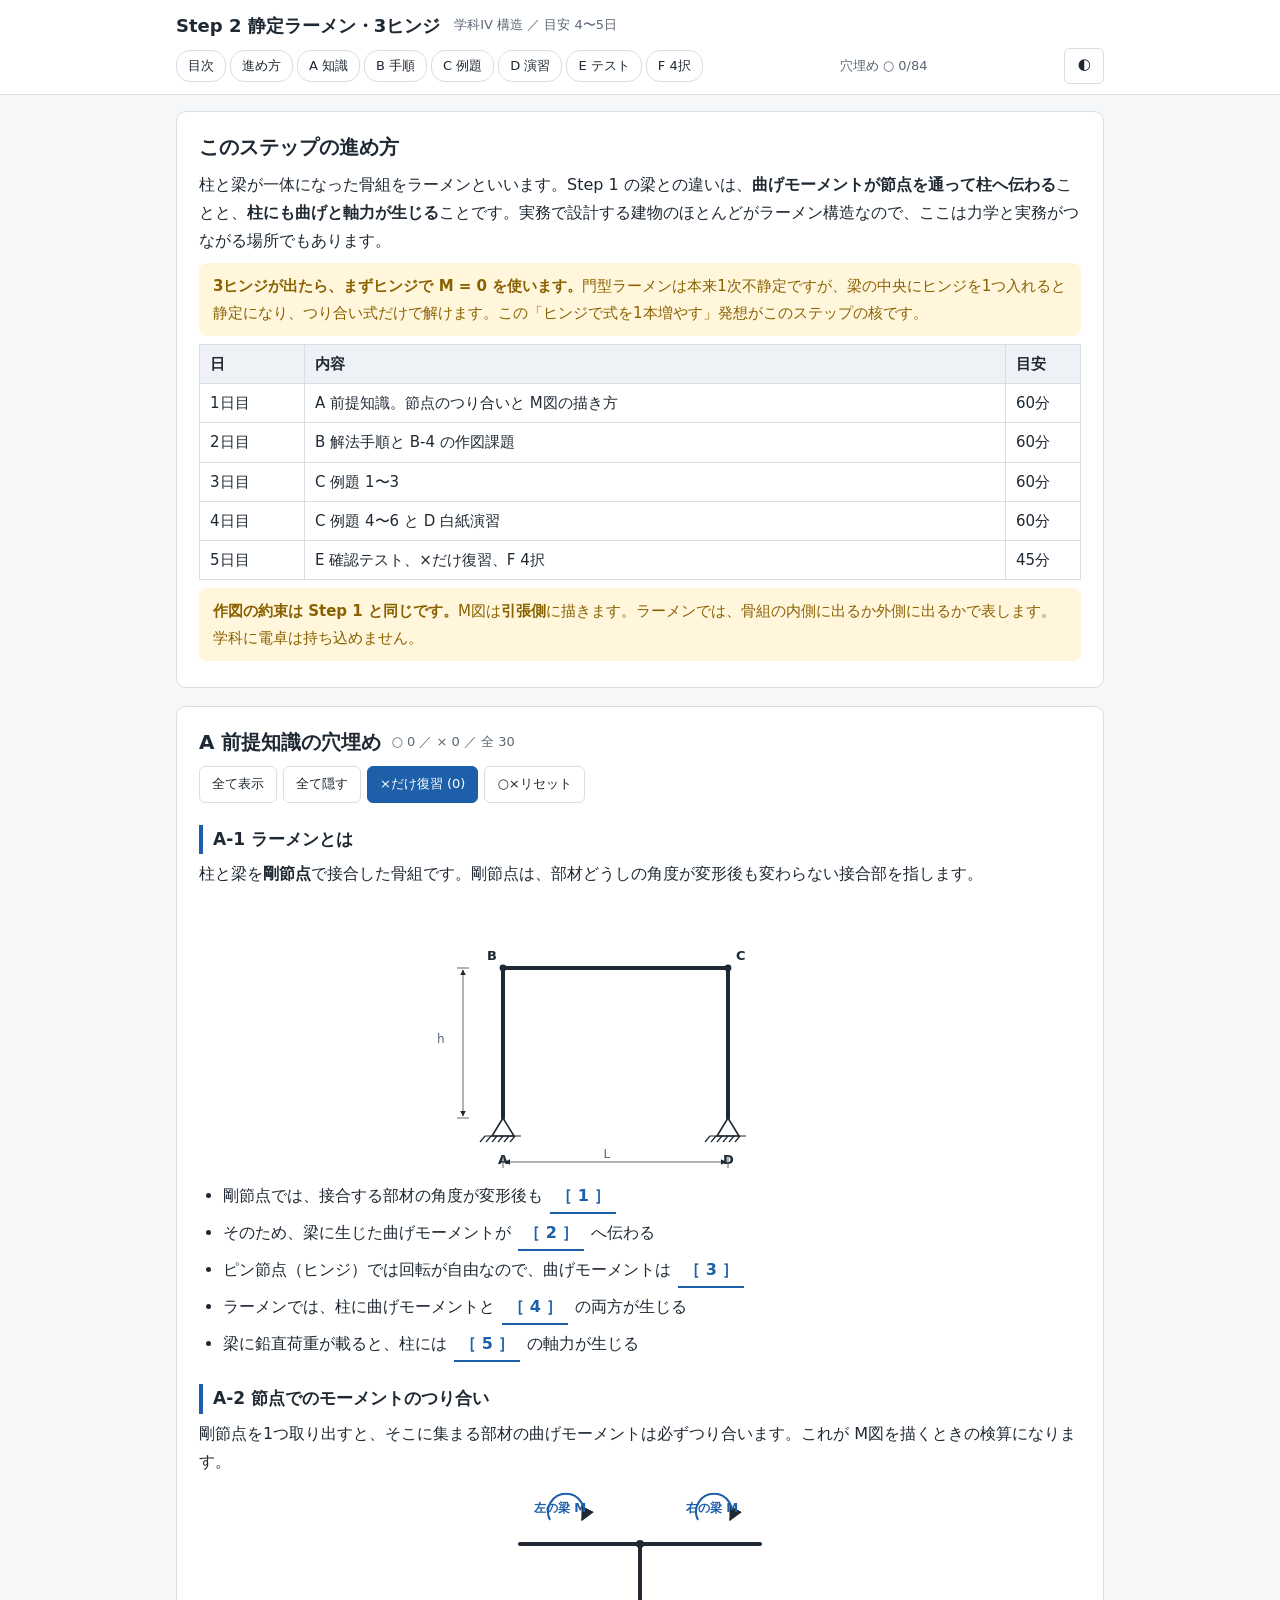
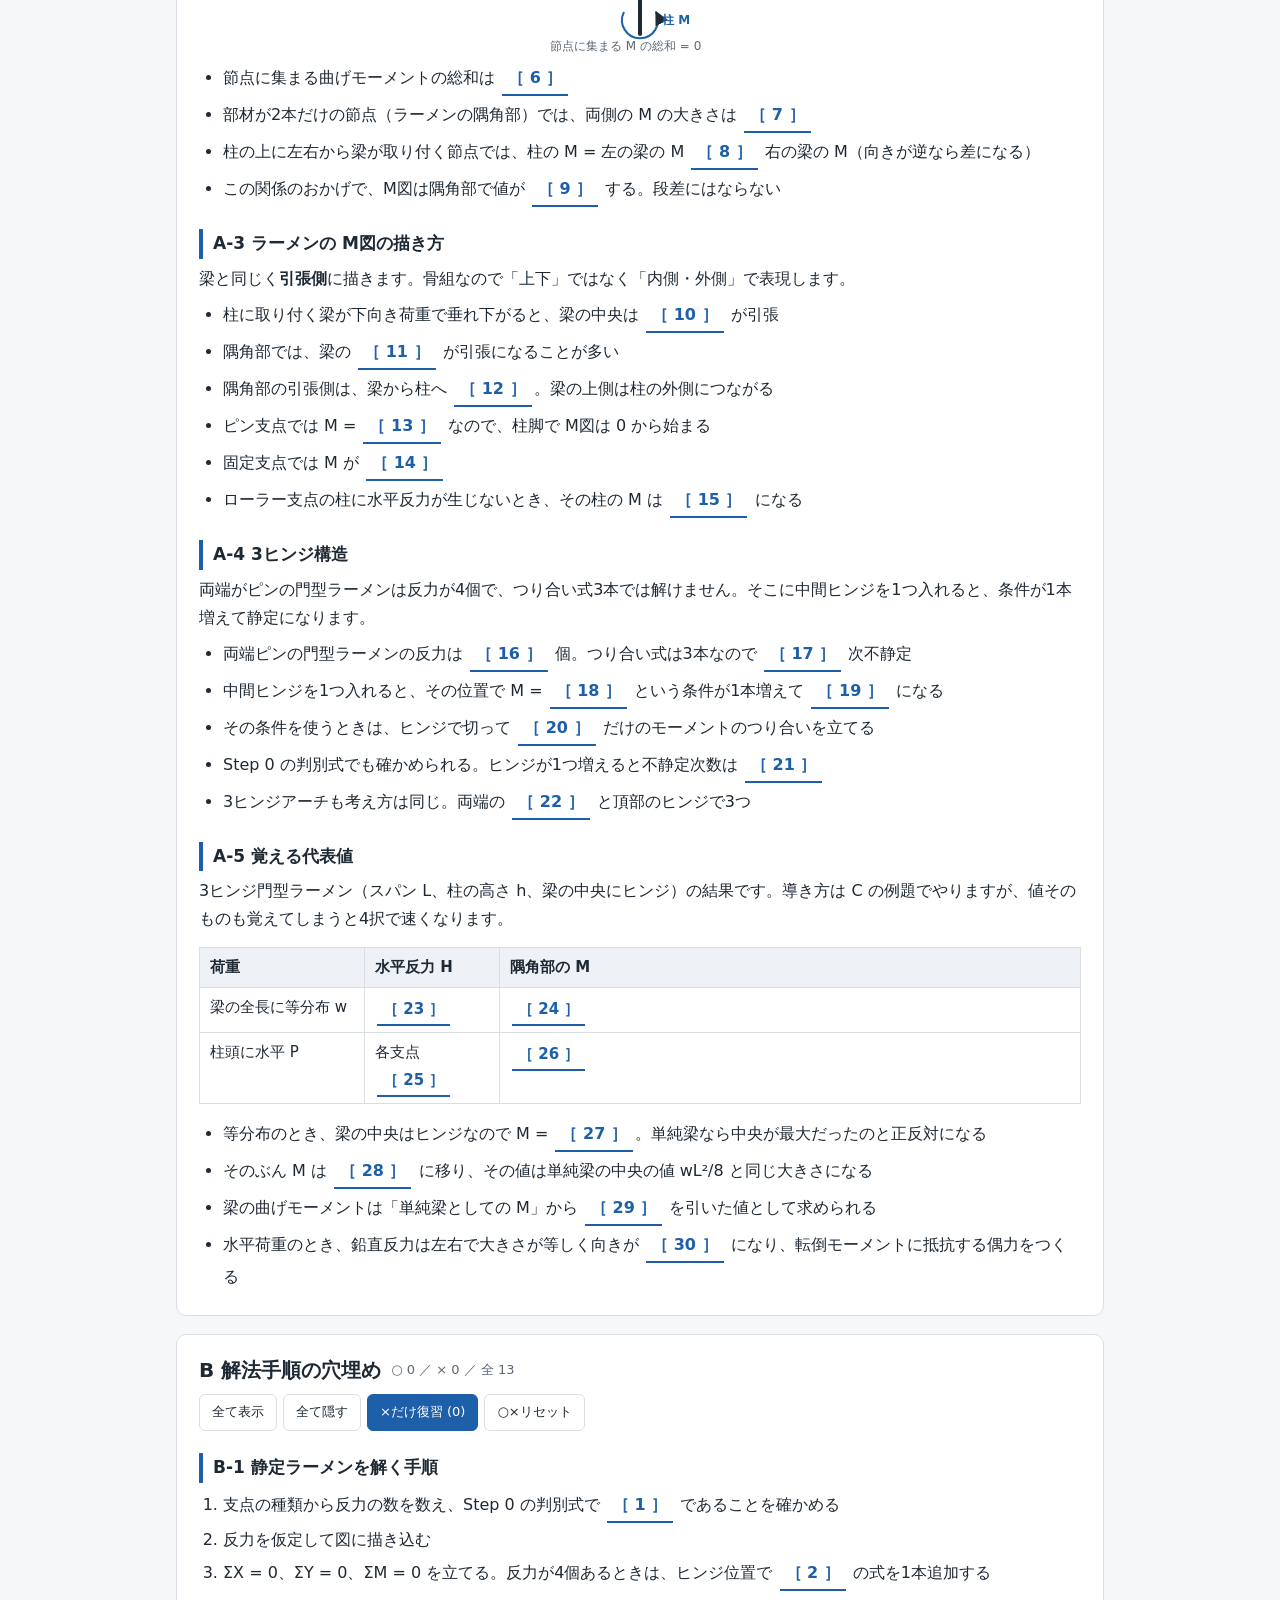
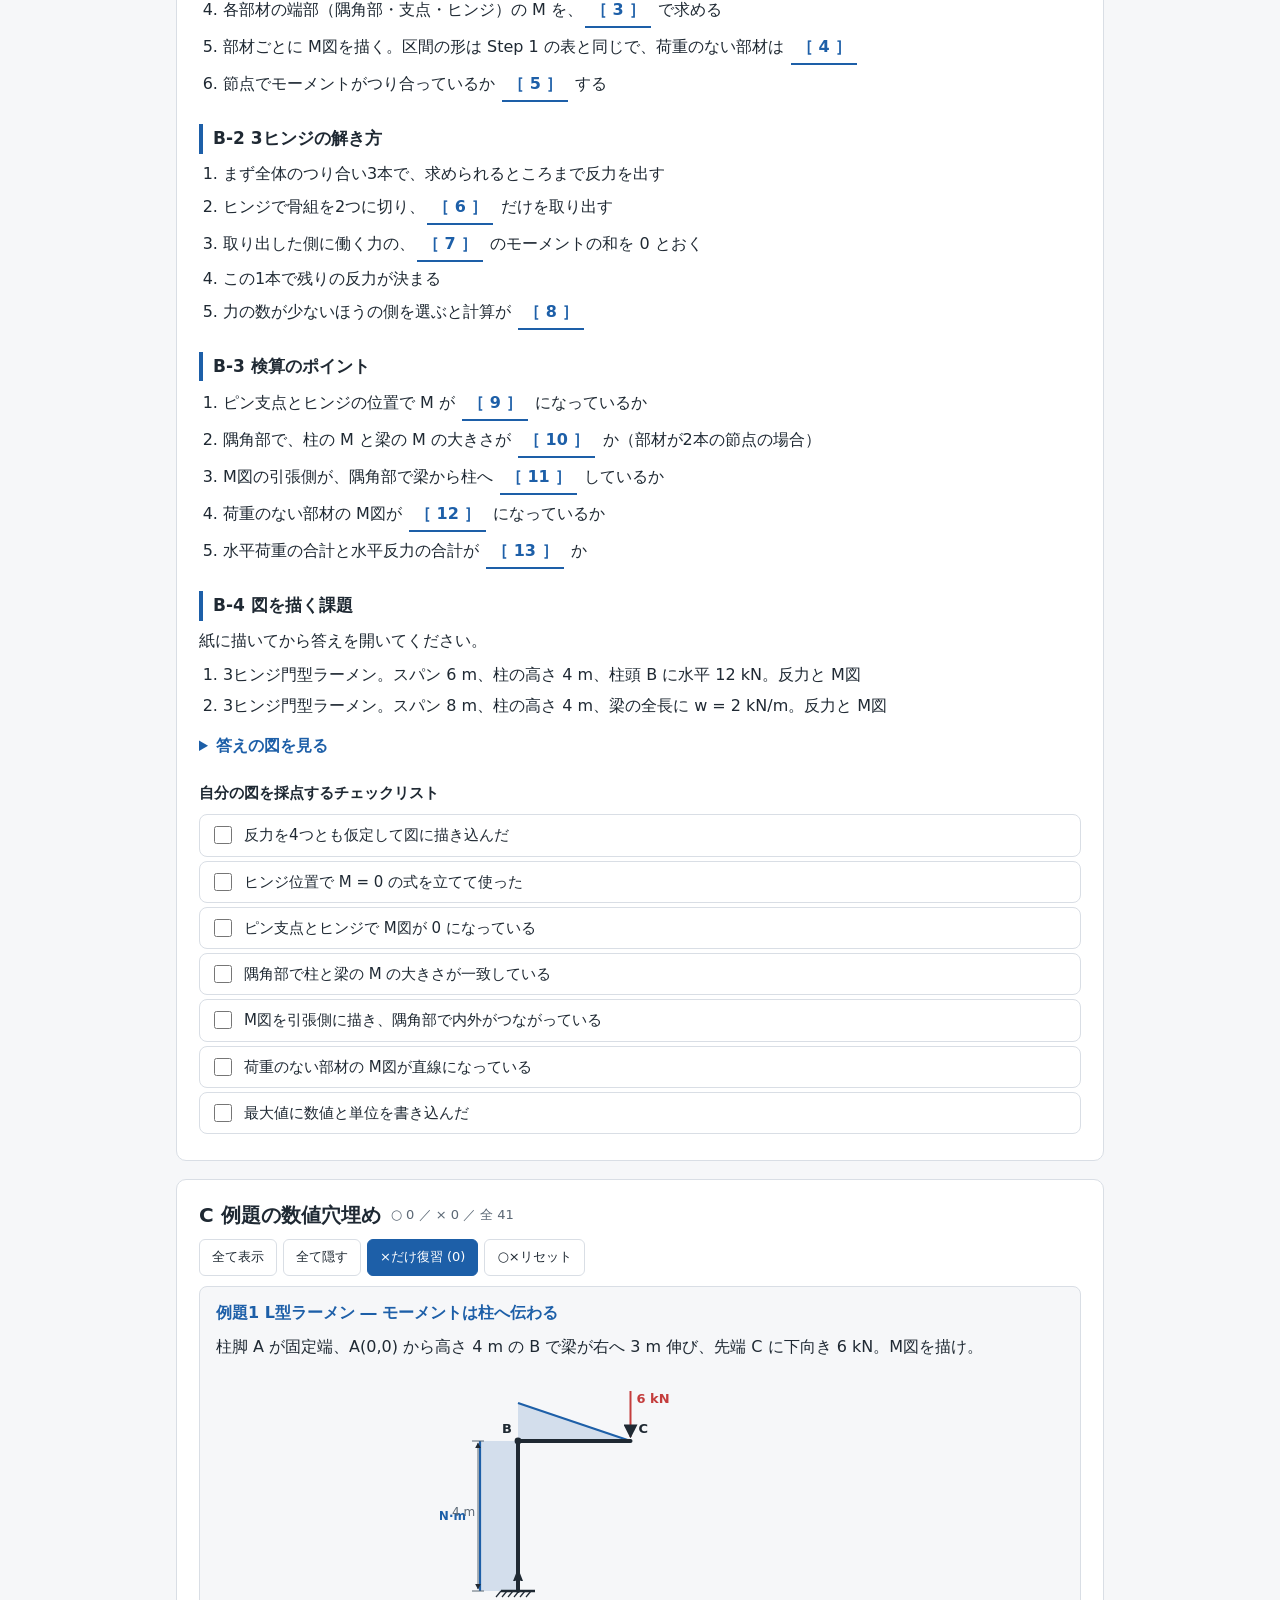
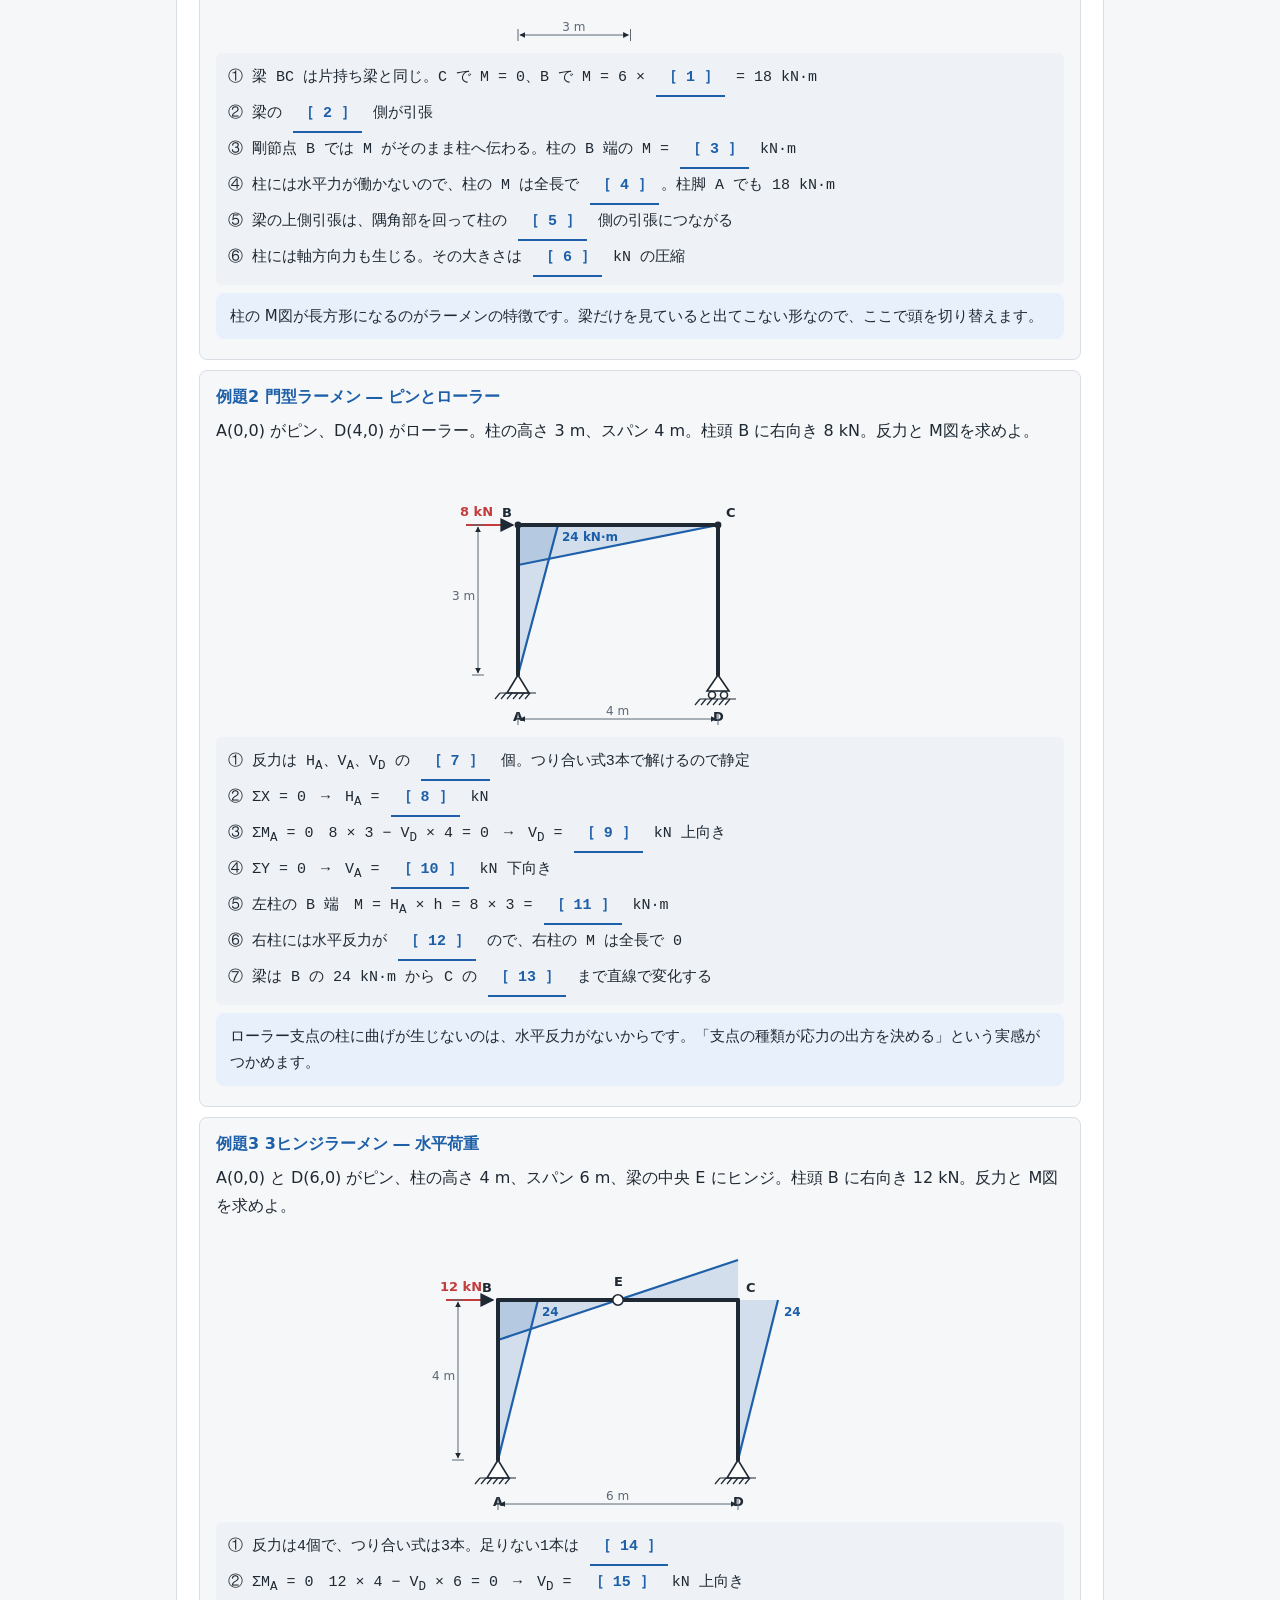
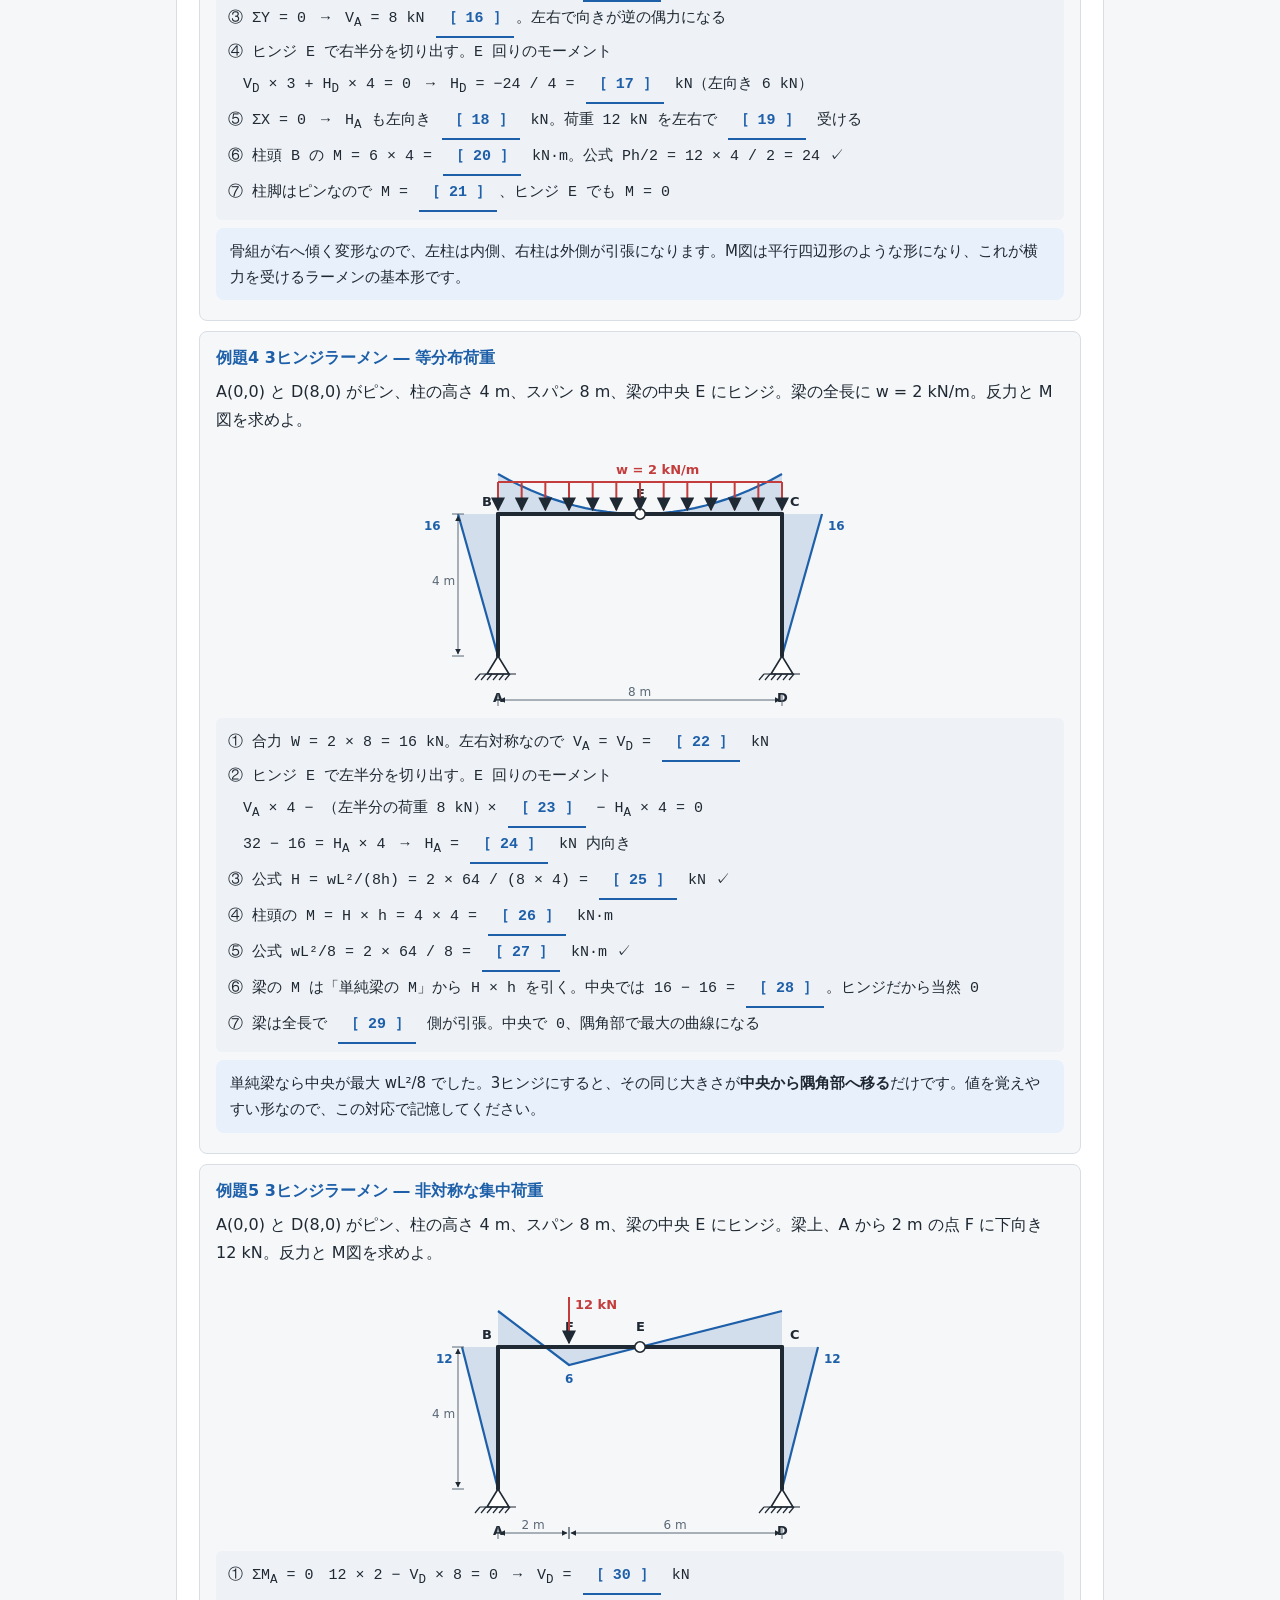
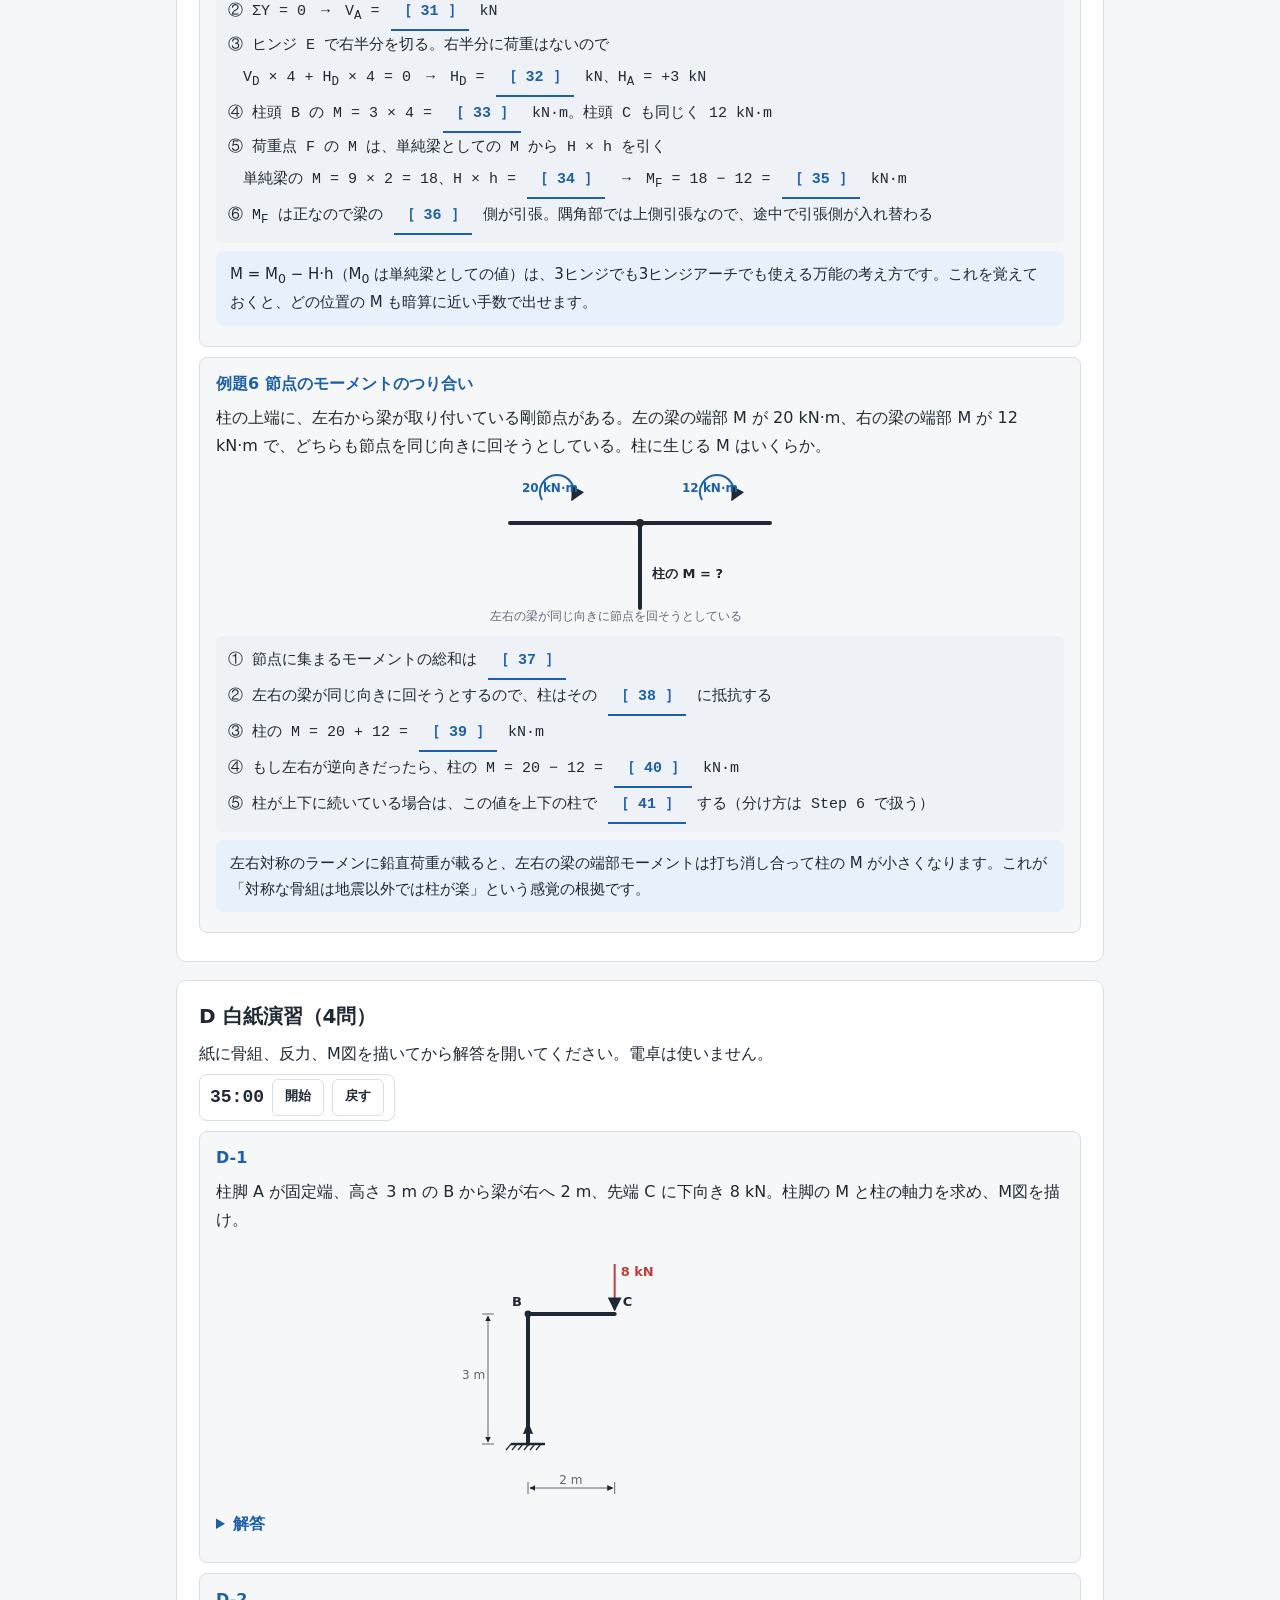
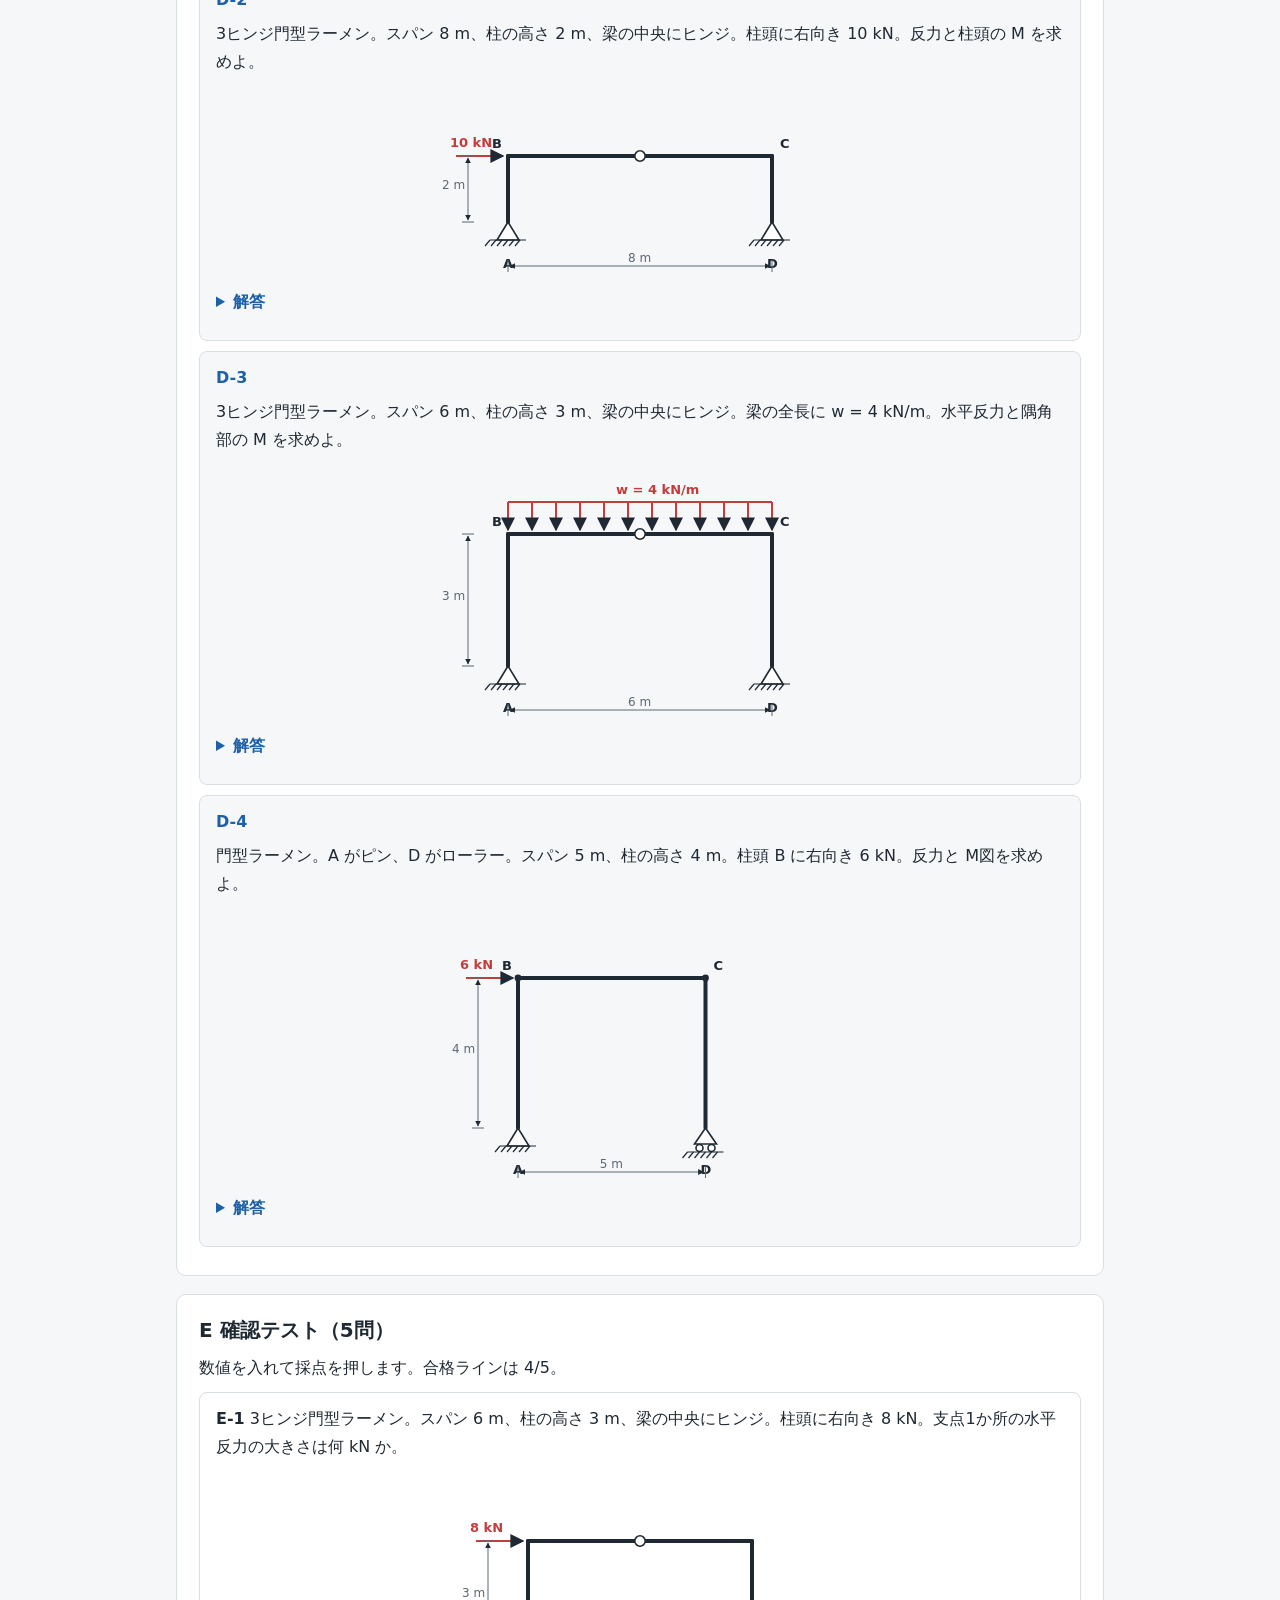
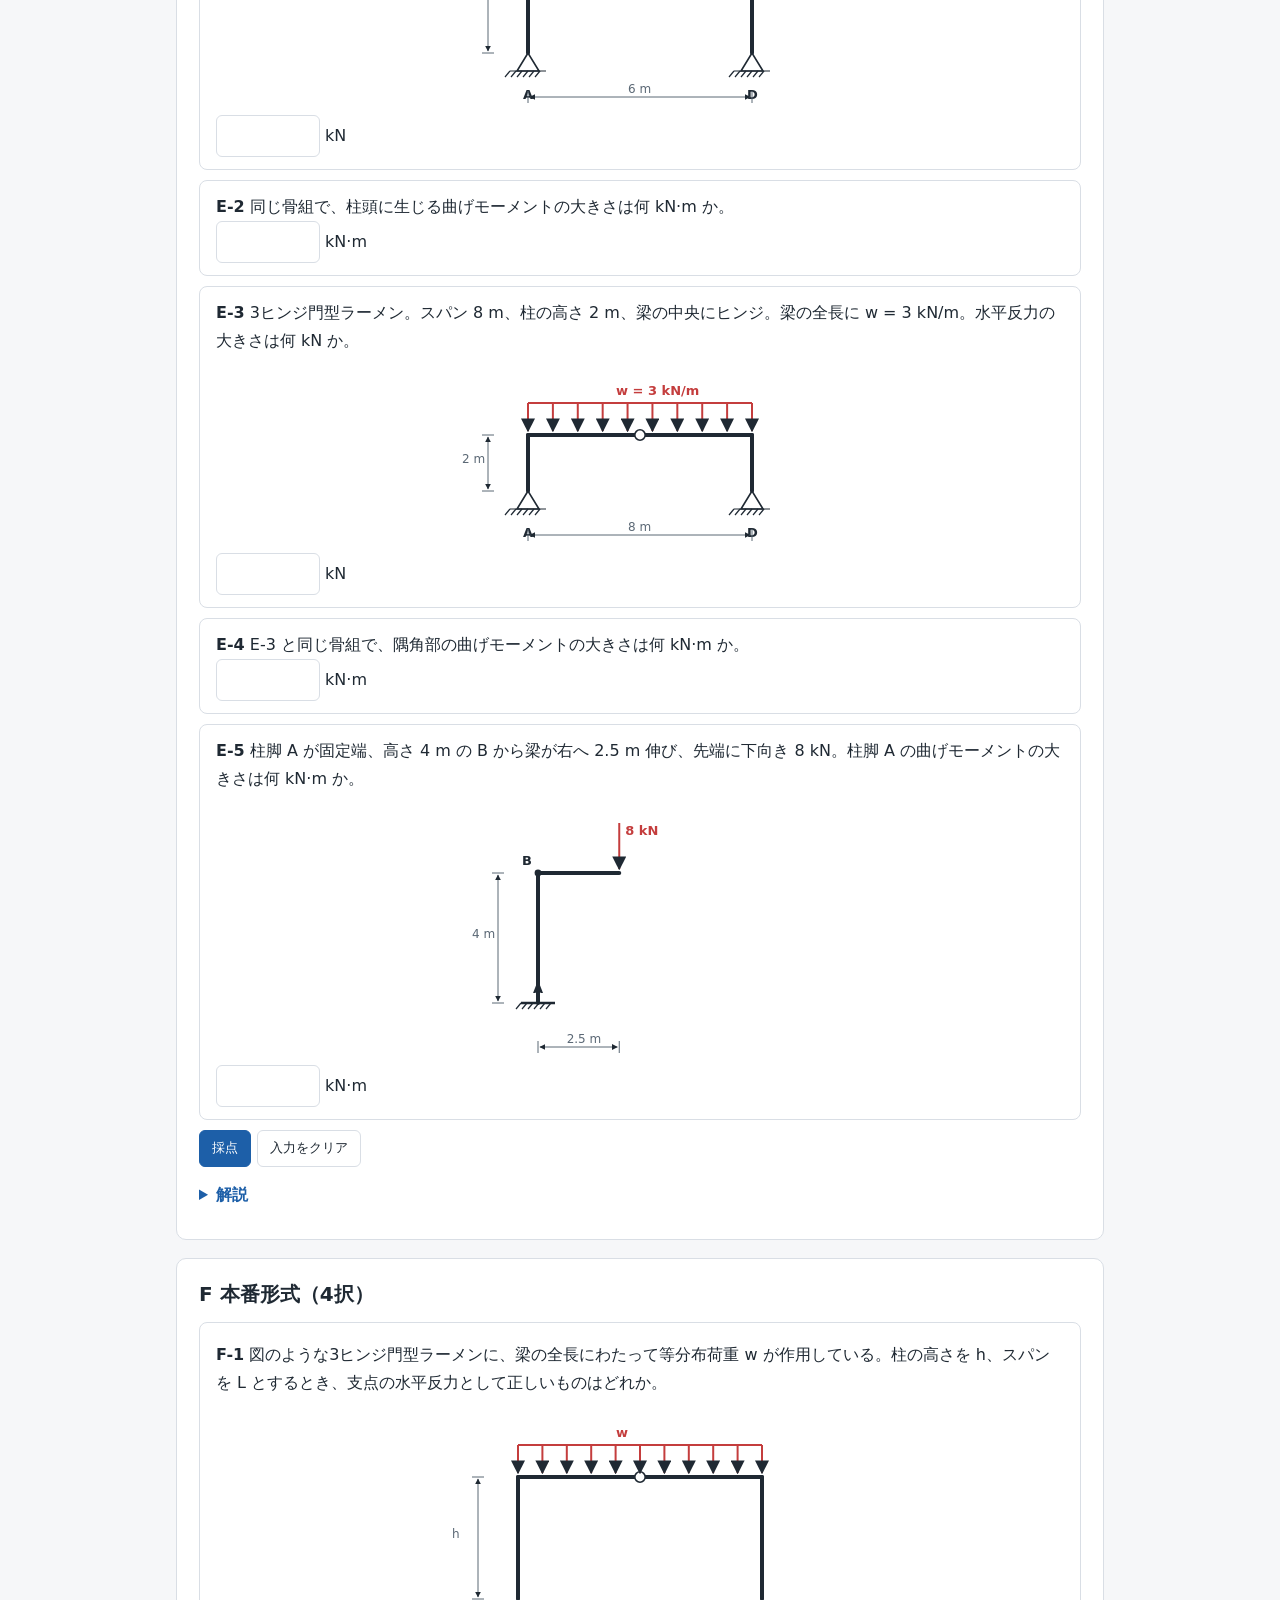
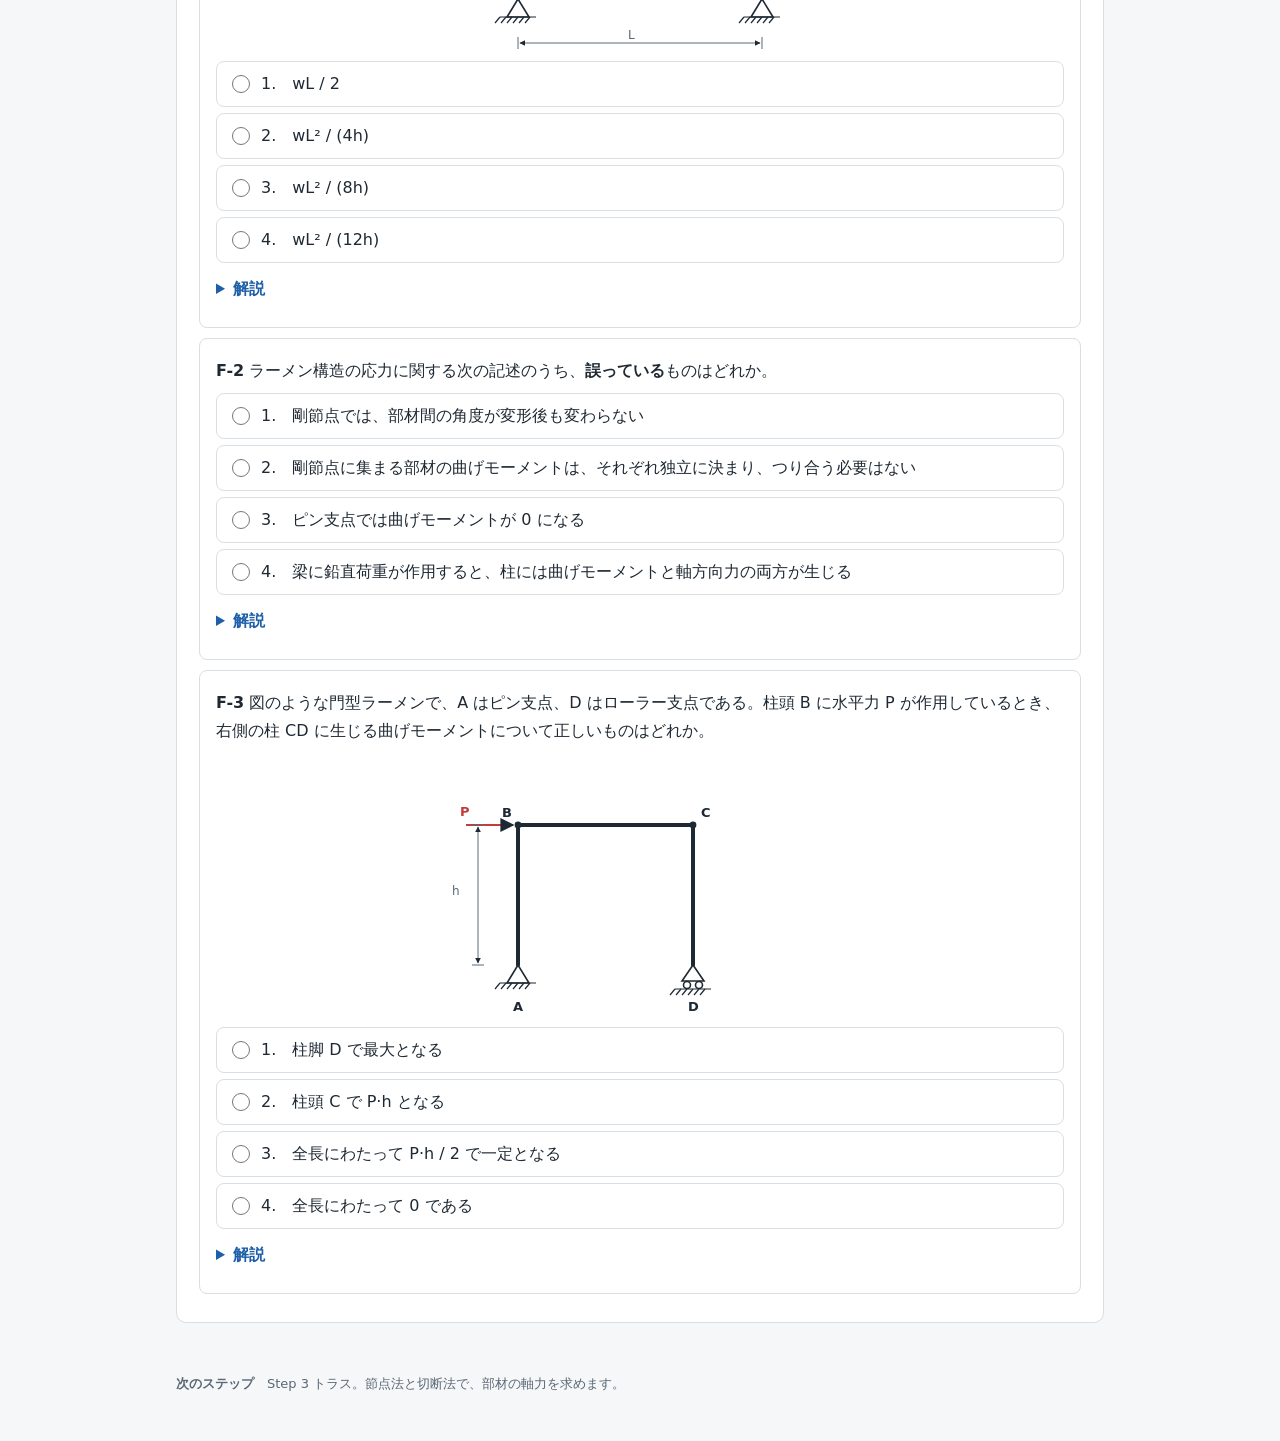
<file: structure/mechanics/S02.html>
<!DOCTYPE html>
<html lang="ja">
<head>
<meta charset="UTF-8">
<meta name="viewport" content="width=device-width, initial-scale=1">
<title>Step 2 静定ラーメン・3ヒンジ ｜ 一級建築士 構造力学</title>
<link rel="manifest" href="../../manifest.webmanifest">
<meta name="theme-color" content="#1d5fa8">
<link rel="apple-touch-icon" href="../../assets/icon-180.png">
<link rel="stylesheet" href="../../assets/app.css">
</head>
<body>
<header><div class="hin">
  <h1>Step 2 静定ラーメン・3ヒンジ</h1>
  <span class="sub">学科IV 構造 ／ 目安 4〜5日</span>
  <nav class="tabs">
    <a href="../../index.html">目次</a><a href="#intro">進め方</a><a href="#A">A 知識</a><a href="#B">B 手順</a><a href="#C">C 例題</a><a href="#D">D 演習</a><a href="#E">E テスト</a><a href="#F">F 4択</a>
  </nav>
  <span class="prog" id="gprog"></span>
</div></header>

<main>

<!-- ===================== 進め方 ===================== -->
<section class="card" id="intro">
<h2>このステップの進め方</h2>
<p>柱と梁が一体になった骨組をラーメンといいます。Step 1 の梁との違いは、<b>曲げモーメントが節点を通って柱へ伝わる</b>ことと、<b>柱にも曲げと軸力が生じる</b>ことです。実務で設計する建物のほとんどがラーメン構造なので、ここは力学と実務がつながる場所でもあります。</p>
<div class="warn">
<b>3ヒンジが出たら、まずヒンジで M = 0 を使います。</b>門型ラーメンは本来1次不静定ですが、梁の中央にヒンジを1つ入れると静定になり、つり合い式だけで解けます。この「ヒンジで式を1本増やす」発想がこのステップの核です。
</div>
<table>
<tr><th style="width:7em">日</th><th>内容</th><th style="width:5em">目安</th></tr>
<tr><td>1日目</td><td>A 前提知識。節点のつり合いと M図の描き方</td><td>60分</td></tr>
<tr><td>2日目</td><td>B 解法手順と B-4 の作図課題</td><td>60分</td></tr>
<tr><td>3日目</td><td>C 例題 1〜3</td><td>60分</td></tr>
<tr><td>4日目</td><td>C 例題 4〜6 と D 白紙演習</td><td>60分</td></tr>
<tr><td>5日目</td><td>E 確認テスト、×だけ復習、F 4択</td><td>45分</td></tr>
</table>
<div class="warn"><b>作図の約束は Step 1 と同じです。</b>M図は<b>引張側</b>に描きます。ラーメンでは、骨組の内側に出るか外側に出るかで表します。学科に電卓は持ち込めません。</div>
</section>

<!-- ===================== A ===================== -->
<section class="card" id="A" data-sec="A">
<h2>A 前提知識の穴埋め <span class="cnt"></span></h2>
<div class="tools">
  <button data-act="show">全て表示</button><button data-act="hide">全て隠す</button>
  <button data-act="review" class="pri">×だけ復習</button><button data-act="reset">○×リセット</button>
</div>

<h3>A-1 ラーメンとは</h3>
<p>柱と梁を<b>剛節点</b>で接合した骨組です。剛節点は、部材どうしの角度が変形後も変わらない接合部を指します。</p>
<div id="figRahmen"></div>
<ul>
<li>剛節点では、接合する部材の角度が変形後も <span class="bl" data-a="変わらない（直角のまま）">＿</span></li>
<li>そのため、梁に生じた曲げモーメントが <span class="bl" data-a="柱">＿</span> へ伝わる</li>
<li>ピン節点（ヒンジ）では回転が自由なので、曲げモーメントは <span class="bl" data-a="伝わらない（M = 0）">＿</span></li>
<li>ラーメンでは、柱に曲げモーメントと <span class="bl" data-a="軸方向力">＿</span> の両方が生じる</li>
<li>梁に鉛直荷重が載ると、柱には <span class="bl" data-a="圧縮">＿</span> の軸力が生じる</li>
</ul>

<h3>A-2 節点でのモーメントのつり合い</h3>
<p>剛節点を1つ取り出すと、そこに集まる部材の曲げモーメントは必ずつり合います。これが M図を描くときの検算になります。</p>
<div id="figJoint"></div>
<ul>
<li>節点に集まる曲げモーメントの総和は <span class="bl" data-a="0">＿</span></li>
<li>部材が2本だけの節点（ラーメンの隅角部）では、両側の M の大きさは <span class="bl" data-a="等しい">＿</span></li>
<li>柱の上に左右から梁が取り付く節点では、柱の M = 左の梁の M <span class="bl" data-a="＋（和）">＿</span> 右の梁の M（向きが逆なら差になる）</li>
<li>この関係のおかげで、M図は隅角部で値が <span class="bl" data-a="連続">＿</span> する。段差にはならない</li>
</ul>

<h3>A-3 ラーメンの M図の描き方</h3>
<p>梁と同じく<b>引張側</b>に描きます。骨組なので「上下」ではなく「内側・外側」で表現します。</p>
<ul>
<li>柱に取り付く梁が下向き荷重で垂れ下がると、梁の中央は <span class="bl" data-a="下側（内側）">＿</span> が引張</li>
<li>隅角部では、梁の <span class="bl" data-a="上側（外側）">＿</span> が引張になることが多い</li>
<li>隅角部の引張側は、梁から柱へ <span class="bl" data-a="連続してつながる">＿</span>。梁の上側は柱の外側につながる</li>
<li>ピン支点では M = <span class="bl" data-a="0">＿</span> なので、柱脚で M図は 0 から始まる</li>
<li>固定支点では M が <span class="bl" data-a="生じる（0 ではない）">＿</span></li>
<li>ローラー支点の柱に水平反力が生じないとき、その柱の M は <span class="bl" data-a="0">＿</span> になる</li>
</ul>

<h3>A-4 3ヒンジ構造</h3>
<p>両端がピンの門型ラーメンは反力が4個で、つり合い式3本では解けません。そこに中間ヒンジを1つ入れると、条件が1本増えて静定になります。</p>
<ul>
<li>両端ピンの門型ラーメンの反力は <span class="bl" data-a="4">＿</span> 個。つり合い式は3本なので <span class="bl" data-a="1">＿</span> 次不静定</li>
<li>中間ヒンジを1つ入れると、その位置で M = <span class="bl" data-a="0">＿</span> という条件が1本増えて <span class="bl" data-a="静定">＿</span> になる</li>
<li>その条件を使うときは、ヒンジで切って <span class="bl" data-a="片側（左半分か右半分）">＿</span> だけのモーメントのつり合いを立てる</li>
<li>Step 0 の判別式でも確かめられる。ヒンジが1つ増えると不静定次数は <span class="bl" data-a="1つ減る">＿</span></li>
<li>3ヒンジアーチも考え方は同じ。両端の <span class="bl" data-a="ピン">＿</span> と頂部のヒンジで3つ</li>
</ul>

<h3>A-5 覚える代表値</h3>
<p>3ヒンジ門型ラーメン（スパン L、柱の高さ h、梁の中央にヒンジ）の結果です。導き方は C の例題でやりますが、値そのものも覚えてしまうと4択で速くなります。</p>
<div class="scroll"><table>
<tr><th style="width:11em">荷重</th><th style="width:9em">水平反力 H</th><th>隅角部の M</th></tr>
<tr><td>梁の全長に等分布 w</td><td><span class="bl" data-a="wL²/(8h)">＿</span></td><td><span class="bl" data-a="wL²/8">＿</span></td></tr>
<tr><td>柱頭に水平 P</td><td>各支点 <span class="bl" data-a="P/2">＿</span></td><td><span class="bl" data-a="Ph/2">＿</span></td></tr>
</table></div>
<ul>
<li>等分布のとき、梁の中央はヒンジなので M = <span class="bl" data-a="0">＿</span>。単純梁なら中央が最大だったのと正反対になる</li>
<li>そのぶん M は <span class="bl" data-a="隅角部">＿</span> に移り、その値は単純梁の中央の値 wL²/8 と同じ大きさになる</li>
<li>梁の曲げモーメントは「単純梁としての M」から <span class="bl" data-a="H × h">＿</span> を引いた値として求められる</li>
<li>水平荷重のとき、鉛直反力は左右で大きさが等しく向きが <span class="bl" data-a="逆">＿</span> になり、転倒モーメントに抵抗する偶力をつくる</li>
</ul>
</section>

<!-- ===================== B ===================== -->
<section class="card" id="B" data-sec="B">
<h2>B 解法手順の穴埋め <span class="cnt"></span></h2>
<div class="tools">
  <button data-act="show">全て表示</button><button data-act="hide">全て隠す</button>
  <button data-act="review" class="pri">×だけ復習</button><button data-act="reset">○×リセット</button>
</div>

<h3>B-1 静定ラーメンを解く手順</h3>
<ol>
<li>支点の種類から反力の数を数え、Step 0 の判別式で <span class="bl" data-a="静定">＿</span> であることを確かめる</li>
<li>反力を仮定して図に描き込む</li>
<li>ΣX = 0、ΣY = 0、ΣM = 0 を立てる。反力が4個あるときは、ヒンジ位置で <span class="bl" data-a="M = 0">＿</span> の式を1本追加する</li>
<li>各部材の端部（隅角部・支点・ヒンジ）の M を、<span class="bl" data-a="切断して片側のつり合い">＿</span> で求める</li>
<li>部材ごとに M図を描く。区間の形は Step 1 の表と同じで、荷重のない部材は <span class="bl" data-a="直線">＿</span></li>
<li>節点でモーメントがつり合っているか <span class="bl" data-a="検算">＿</span> する</li>
</ol>

<h3>B-2 3ヒンジの解き方</h3>
<ol>
<li>まず全体のつり合い3本で、求められるところまで反力を出す</li>
<li>ヒンジで骨組を2つに切り、<span class="bl" data-a="どちらか片側">＿</span> だけを取り出す</li>
<li>取り出した側に働く力の、<span class="bl" data-a="ヒンジ回り">＿</span> のモーメントの和を 0 とおく</li>
<li>この1本で残りの反力が決まる</li>
<li>力の数が少ないほうの側を選ぶと計算が <span class="bl" data-a="速い（楽になる）">＿</span></li>
</ol>

<h3>B-3 検算のポイント</h3>
<ol>
<li>ピン支点とヒンジの位置で M が <span class="bl" data-a="0">＿</span> になっているか</li>
<li>隅角部で、柱の M と梁の M の大きさが <span class="bl" data-a="等しい">＿</span> か（部材が2本の節点の場合）</li>
<li>M図の引張側が、隅角部で梁から柱へ <span class="bl" data-a="連続">＿</span> しているか</li>
<li>荷重のない部材の M図が <span class="bl" data-a="直線">＿</span> になっているか</li>
<li>水平荷重の合計と水平反力の合計が <span class="bl" data-a="つり合う">＿</span> か</li>
</ol>

<h3 id="B4">B-4 図を描く課題</h3>
<p>紙に描いてから答えを開いてください。</p>
<ol>
<li>3ヒンジ門型ラーメン。スパン 6 m、柱の高さ 4 m、柱頭 B に水平 12 kN。反力と M図</li>
<li>3ヒンジ門型ラーメン。スパン 8 m、柱の高さ 4 m、梁の全長に w = 2 kN/m。反力と M図</li>
</ol>
<details><summary>答えの図を見る</summary><div>
<div id="figB4a"></div>
<div id="figB4b"></div>
<p>1番目は骨組が右へ傾く変形なので、M図は左柱の内側と右柱の外側に出ます。2番目は骨組が外へ広がる変形なので、M図は全体が外側に出ます。</p>
</div></details>

<h4>自分の図を採点するチェックリスト</h4>
<ul class="chk">
<li><label><input type="checkbox" data-ck="s2-1"><span>反力を4つとも仮定して図に描き込んだ</span></label></li>
<li><label><input type="checkbox" data-ck="s2-2"><span>ヒンジ位置で M = 0 の式を立てて使った</span></label></li>
<li><label><input type="checkbox" data-ck="s2-3"><span>ピン支点とヒンジで M図が 0 になっている</span></label></li>
<li><label><input type="checkbox" data-ck="s2-4"><span>隅角部で柱と梁の M の大きさが一致している</span></label></li>
<li><label><input type="checkbox" data-ck="s2-5"><span>M図を引張側に描き、隅角部で内外がつながっている</span></label></li>
<li><label><input type="checkbox" data-ck="s2-6"><span>荷重のない部材の M図が直線になっている</span></label></li>
<li><label><input type="checkbox" data-ck="s2-7"><span>最大値に数値と単位を書き込んだ</span></label></li>
</ul>
</section>

<!-- ===================== C ===================== -->
<section class="card" id="C" data-sec="C">
<h2>C 例題の数値穴埋め <span class="cnt"></span></h2>
<div class="tools">
  <button data-act="show">全て表示</button><button data-act="hide">全て隠す</button>
  <button data-act="review" class="pri">×だけ復習</button><button data-act="reset">○×リセット</button>
</div>

<div class="ex"><div class="ttl">例題1 L型ラーメン ― モーメントは柱へ伝わる</div>
<p>柱脚 A が固定端、A(0,0) から高さ 4 m の B で梁が右へ 3 m 伸び、先端 C に下向き 6 kN。M図を描け。</p>
<div id="figC1"></div>
<div class="calc">
① 梁 BC は片持ち梁と同じ。C で M = 0、B で M = 6 × <span class="bl" data-a="3">＿</span> = 18 kN·m<br>
② 梁の <span class="bl" data-a="上">＿</span> 側が引張<br>
③ 剛節点 B では M がそのまま柱へ伝わる。柱の B 端の M = <span class="bl" data-a="18">＿</span> kN·m<br>
④ 柱には水平力が働かないので、柱の M は全長で <span class="bl" data-a="一定">＿</span>。柱脚 A でも 18 kN·m<br>
⑤ 梁の上側引張は、隅角部を回って柱の <span class="bl" data-a="外（左）">＿</span> 側の引張につながる<br>
⑥ 柱には軸方向力も生じる。その大きさは <span class="bl" data-a="6">＿</span> kN の圧縮
</div>
<p class="note">柱の M図が長方形になるのがラーメンの特徴です。梁だけを見ていると出てこない形なので、ここで頭を切り替えます。</p>
</div>

<div class="ex"><div class="ttl">例題2 門型ラーメン ― ピンとローラー</div>
<p>A(0,0) がピン、D(4,0) がローラー。柱の高さ 3 m、スパン 4 m。柱頭 B に右向き 8 kN。反力と M図を求めよ。</p>
<div id="figC2"></div>
<div class="calc">
① 反力は H<sub>A</sub>、V<sub>A</sub>、V<sub>D</sub> の <span class="bl" data-a="3">＿</span> 個。つり合い式3本で解けるので静定<br>
② ΣX = 0　→　H<sub>A</sub> = <span class="bl" data-a="−8（左向き 8 kN）">＿</span> kN<br>
③ ΣM<sub>A</sub> = 0　8 × 3 − V<sub>D</sub> × 4 = 0　→　V<sub>D</sub> = <span class="bl" data-a="6">＿</span> kN 上向き<br>
④ ΣY = 0　→　V<sub>A</sub> = <span class="bl" data-a="6">＿</span> kN 下向き<br>
⑤ 左柱の B 端　M = H<sub>A</sub> × h = 8 × 3 = <span class="bl" data-a="24">＿</span> kN·m<br>
⑥ 右柱には水平反力が <span class="bl" data-a="ない（0）">＿</span> ので、右柱の M は全長で 0<br>
⑦ 梁は B の 24 kN·m から C の <span class="bl" data-a="0">＿</span> まで直線で変化する
</div>
<p class="note">ローラー支点の柱に曲げが生じないのは、水平反力がないからです。「支点の種類が応力の出方を決める」という実感がつかめます。</p>
</div>

<div class="ex"><div class="ttl">例題3 3ヒンジラーメン ― 水平荷重</div>
<p>A(0,0) と D(6,0) がピン、柱の高さ 4 m、スパン 6 m、梁の中央 E にヒンジ。柱頭 B に右向き 12 kN。反力と M図を求めよ。</p>
<div id="figC3"></div>
<div class="calc">
① 反力は4個で、つり合い式は3本。足りない1本は <span class="bl" data-a="ヒンジ E で M = 0">＿</span><br>
② ΣM<sub>A</sub> = 0　12 × 4 − V<sub>D</sub> × 6 = 0　→　V<sub>D</sub> = <span class="bl" data-a="8">＿</span> kN 上向き<br>
③ ΣY = 0　→　V<sub>A</sub> = 8 kN <span class="bl" data-a="下向き">＿</span>。左右で向きが逆の偶力になる<br>
④ ヒンジ E で右半分を切り出す。E 回りのモーメント<br>
　V<sub>D</sub> × 3 + H<sub>D</sub> × 4 = 0　→　H<sub>D</sub> = −24 / 4 = <span class="bl" data-a="−6">＿</span> kN（左向き 6 kN）<br>
⑤ ΣX = 0　→　H<sub>A</sub> も左向き <span class="bl" data-a="6">＿</span> kN。荷重 12 kN を左右で <span class="bl" data-a="半分ずつ">＿</span> 受ける<br>
⑥ 柱頭 B の M = 6 × 4 = <span class="bl" data-a="24">＿</span> kN·m。公式 Ph/2 = 12 × 4 / 2 = 24 ✓<br>
⑦ 柱脚はピンなので M = <span class="bl" data-a="0">＿</span>、ヒンジ E でも M = 0
</div>
<p class="note">骨組が右へ傾く変形なので、左柱は内側、右柱は外側が引張になります。M図は平行四辺形のような形になり、これが横力を受けるラーメンの基本形です。</p>
</div>

<div class="ex"><div class="ttl">例題4 3ヒンジラーメン ― 等分布荷重</div>
<p>A(0,0) と D(8,0) がピン、柱の高さ 4 m、スパン 8 m、梁の中央 E にヒンジ。梁の全長に w = 2 kN/m。反力と M図を求めよ。</p>
<div id="figC4"></div>
<div class="calc">
① 合力 W = 2 × 8 = 16 kN。左右対称なので V<sub>A</sub> = V<sub>D</sub> = <span class="bl" data-a="8">＿</span> kN<br>
② ヒンジ E で左半分を切り出す。E 回りのモーメント<br>
　V<sub>A</sub> × 4 − （左半分の荷重 8 kN）× <span class="bl" data-a="2">＿</span> − H<sub>A</sub> × 4 = 0<br>
　32 − 16 = H<sub>A</sub> × 4　→　H<sub>A</sub> = <span class="bl" data-a="4">＿</span> kN 内向き<br>
③ 公式 H = wL²/(8h) = 2 × 64 / (8 × 4) = <span class="bl" data-a="4">＿</span> kN ✓<br>
④ 柱頭の M = H × h = 4 × 4 = <span class="bl" data-a="16">＿</span> kN·m<br>
⑤ 公式 wL²/8 = 2 × 64 / 8 = <span class="bl" data-a="16">＿</span> kN·m ✓<br>
⑥ 梁の M は「単純梁の M」から H × h を引く。中央では 16 − 16 = <span class="bl" data-a="0">＿</span>。ヒンジだから当然 0<br>
⑦ 梁は全長で <span class="bl" data-a="上">＿</span> 側が引張。中央で 0、隅角部で最大の曲線になる
</div>
<p class="note">単純梁なら中央が最大 wL²/8 でした。3ヒンジにすると、その同じ大きさが<b>中央から隅角部へ移る</b>だけです。値を覚えやすい形なので、この対応で記憶してください。</p>
</div>

<div class="ex"><div class="ttl">例題5 3ヒンジラーメン ― 非対称な集中荷重</div>
<p>A(0,0) と D(8,0) がピン、柱の高さ 4 m、スパン 8 m、梁の中央 E にヒンジ。梁上、A から 2 m の点 F に下向き 12 kN。反力と M図を求めよ。</p>
<div id="figC5"></div>
<div class="calc">
① ΣM<sub>A</sub> = 0　12 × 2 − V<sub>D</sub> × 8 = 0　→　V<sub>D</sub> = <span class="bl" data-a="3">＿</span> kN<br>
② ΣY = 0　→　V<sub>A</sub> = <span class="bl" data-a="9">＿</span> kN<br>
③ ヒンジ E で右半分を切る。右半分に荷重はないので<br>
　V<sub>D</sub> × 4 + H<sub>D</sub> × 4 = 0　→　H<sub>D</sub> = <span class="bl" data-a="−3">＿</span> kN、H<sub>A</sub> = +3 kN<br>
④ 柱頭 B の M = 3 × 4 = <span class="bl" data-a="12">＿</span> kN·m。柱頭 C も同じく 12 kN·m<br>
⑤ 荷重点 F の M は、単純梁としての M から H × h を引く<br>
　単純梁の M = 9 × 2 = 18、H × h = <span class="bl" data-a="12">＿</span>　→　M<sub>F</sub> = 18 − 12 = <span class="bl" data-a="6">＿</span> kN·m<br>
⑥ M<sub>F</sub> は正なので梁の <span class="bl" data-a="下">＿</span> 側が引張。隅角部では上側引張なので、途中で引張側が入れ替わる
</div>
<p class="note">M = M<sub>0</sub> − H·h（M<sub>0</sub> は単純梁としての値）は、3ヒンジでも3ヒンジアーチでも使える万能の考え方です。これを覚えておくと、どの位置の M も暗算に近い手数で出せます。</p>
</div>

<div class="ex"><div class="ttl">例題6 節点のモーメントのつり合い</div>
<p>柱の上端に、左右から梁が取り付いている剛節点がある。左の梁の端部 M が 20 kN·m、右の梁の端部 M が 12 kN·m で、どちらも節点を同じ向きに回そうとしている。柱に生じる M はいくらか。</p>
<div id="figC6"></div>
<div class="calc">
① 節点に集まるモーメントの総和は <span class="bl" data-a="0">＿</span><br>
② 左右の梁が同じ向きに回そうとするので、柱はその <span class="bl" data-a="合計">＿</span> に抵抗する<br>
③ 柱の M = 20 + 12 = <span class="bl" data-a="32">＿</span> kN·m<br>
④ もし左右が逆向きだったら、柱の M = 20 − 12 = <span class="bl" data-a="8">＿</span> kN·m<br>
⑤ 柱が上下に続いている場合は、この値を上下の柱で <span class="bl" data-a="分担">＿</span> する（分け方は Step 6 で扱う）
</div>
<p class="note">左右対称のラーメンに鉛直荷重が載ると、左右の梁の端部モーメントは打ち消し合って柱の M が小さくなります。これが「対称な骨組は地震以外では柱が楽」という感覚の根拠です。</p>
</div>
</section>

<!-- ===================== D ===================== -->
<section class="card" id="D">
<h2>D 白紙演習（4問）</h2>
<p>紙に骨組、反力、M図を描いてから解答を開いてください。電卓は使いません。</p>
<div class="tools" data-timer="35"></div>

<div class="ex" id="D1"><div class="ttl">D-1</div>
<p>柱脚 A が固定端、高さ 3 m の B から梁が右へ 2 m、先端 C に下向き 8 kN。柱脚の M と柱の軸力を求め、M図を描け。</p>
<div id="figD1"></div>
<details><summary>解答</summary><div>
<div class="calc">梁の B 端 M = 8 × 2 = 16 kN·m（上側引張）<br>柱は水平力を受けないので M は全長 16 kN·m 一定。柱脚 A でも 16 kN·m<br>柱の軸力 = 8 kN の圧縮</div>
<div id="figD1a"></div>
</div></details>
</div>

<div class="ex" id="D2"><div class="ttl">D-2</div>
<p>3ヒンジ門型ラーメン。スパン 8 m、柱の高さ 2 m、梁の中央にヒンジ。柱頭に右向き 10 kN。反力と柱頭の M を求めよ。</p>
<div id="figD2"></div>
<details><summary>解答</summary><div>
<div class="calc">水平反力は左右で半分ずつ　H = 10 / 2 = 5 kN（ともに左向き）<br>ΣM<sub>A</sub> = 10 × 2 − V<sub>D</sub> × 8 = 0 → V<sub>D</sub> = 2.5 kN 上向き、V<sub>A</sub> = 2.5 kN 下向き<br>柱頭の M = 5 × 2 = 10 kN·m（公式 Ph/2 = 10 × 2 / 2 = 10）</div>
<div id="figD2a"></div>
<p>柱が低いほど同じ水平力での柱頭モーメントは小さくなりますが、そのぶん水平反力は変わりません。</p>
</div></details>
</div>

<div class="ex" id="D3"><div class="ttl">D-3</div>
<p>3ヒンジ門型ラーメン。スパン 6 m、柱の高さ 3 m、梁の中央にヒンジ。梁の全長に w = 4 kN/m。水平反力と隅角部の M を求めよ。</p>
<div id="figD3"></div>
<details><summary>解答</summary><div>
<div class="calc">V<sub>A</sub> = V<sub>D</sub> = 4 × 6 / 2 = 12 kN<br>H = wL²/(8h) = 4 × 36 / (8 × 3) = 144 / 24 = 6 kN（内向き）<br>隅角部の M = H × h = 6 × 3 = 18 kN·m。公式 wL²/8 = 4 × 36 / 8 = 18 ✓<br>梁の中央はヒンジなので M = 0。M図は全体が外側に出る</div>
<div id="figD3a"></div>
</div></details>
</div>

<div class="ex" id="D4"><div class="ttl">D-4</div>
<p>門型ラーメン。A がピン、D がローラー。スパン 5 m、柱の高さ 4 m。柱頭 B に右向き 6 kN。反力と M図を求めよ。</p>
<div id="figD4"></div>
<details><summary>解答</summary><div>
<div class="calc">ΣX = 0 → H<sub>A</sub> = 6 kN 左向き<br>ΣM<sub>A</sub> = 6 × 4 − V<sub>D</sub> × 5 = 0 → V<sub>D</sub> = 4.8 kN 上向き、V<sub>A</sub> = 4.8 kN 下向き<br>左柱の B 端 M = 6 × 4 = 24 kN·m<br>右柱は水平反力がないので M = 0。梁は 24 kN·m から 0 まで直線</div>
<div id="figD4a"></div>
</div></details>
</div>
</section>

<!-- ===================== E ===================== -->
<section class="card" id="E">
<h2>E 確認テスト（5問）</h2>
<p>数値を入れて採点を押します。合格ラインは 4/5。</p>

<div class="qz"><b>E-1</b> 3ヒンジ門型ラーメン。スパン 6 m、柱の高さ 3 m、梁の中央にヒンジ。柱頭に右向き 8 kN。支点1か所の水平反力の大きさは何 kN か。
<div id="figE1"></div>
<input type="number" step="any" data-a="4"> kN <span class="res"></span></div>

<div class="qz"><b>E-2</b> 同じ骨組で、柱頭に生じる曲げモーメントの大きさは何 kN·m か。<br>
<input type="number" step="any" data-a="12"> kN·m <span class="res"></span></div>

<div class="qz"><b>E-3</b> 3ヒンジ門型ラーメン。スパン 8 m、柱の高さ 2 m、梁の中央にヒンジ。梁の全長に w = 3 kN/m。水平反力の大きさは何 kN か。
<div id="figE3"></div>
<input type="number" step="any" data-a="12"> kN <span class="res"></span></div>

<div class="qz"><b>E-4</b> E-3 と同じ骨組で、隅角部の曲げモーメントの大きさは何 kN·m か。<br>
<input type="number" step="any" data-a="24"> kN·m <span class="res"></span></div>

<div class="qz"><b>E-5</b> 柱脚 A が固定端、高さ 4 m の B から梁が右へ 2.5 m 伸び、先端に下向き 8 kN。柱脚 A の曲げモーメントの大きさは何 kN·m か。
<div id="figE5"></div>
<input type="number" step="any" data-a="20"> kN·m <span class="res"></span></div>

<div class="tools"><button id="grade" class="pri">採点</button><button id="gclear">入力をクリア</button></div>
<div class="score" id="score"></div>
<details><summary>解説</summary><div>
<div class="calc">E-1　H = P/2 = 8 / 2 = 4 kN<br>
E-2　M = H × h = 4 × 3 = 12 kN·m（公式 Ph/2 = 8 × 3 / 2 = 12）<br>
E-3　H = wL²/(8h) = 3 × 64 / (8 × 2) = 192 / 16 = 12 kN<br>
E-4　M = H × h = 12 × 2 = 24 kN·m（公式 wL²/8 = 3 × 64 / 8 = 24）<br>
E-5　梁の端部 M = 8 × 2.5 = 20 kN·m。柱は水平力を受けないので全長一定で、柱脚も 20 kN·m</div>
<p>E-4 は、柱の高さが変わっても隅角部の M は wL²/8 のままである点が要点です。変わるのは水平反力のほうです。</p>
</div></details>
</section>

<!-- ===================== F ===================== -->
<section class="card" id="F">
<h2>F 本番形式（4択）</h2>

<div class="mc" data-a="3">
<p><b>F-1</b> 図のような3ヒンジ門型ラーメンに、梁の全長にわたって等分布荷重 w が作用している。柱の高さを h、スパンを L とするとき、支点の水平反力として正しいものはどれか。</p>
<div id="figF1"></div>
<ul class="opts">
<li><label><input type="radio"><span>1.　wL / 2</span></label></li>
<li><label><input type="radio"><span>2.　wL² / (4h)</span></label></li>
<li><label><input type="radio"><span>3.　wL² / (8h)</span></label></li>
<li><label><input type="radio"><span>4.　wL² / (12h)</span></label></li>
</ul>
<details><summary>解説</summary><div>
<p>梁の中央がヒンジなので、そこで M = 0 です。単純梁としての中央の M である wL²/8 を、水平反力による H·h がちょうど打ち消します。よって H·h = wL²/8、すなわち H = wL²/(8h)。</p>
<p>選択肢 1 は鉛直反力の値です。単位で見ても、水平反力は力なので wL²/h の形でないと次元が合いません。<b>単位を見るだけで 1 は消せます。</b></p>
</div></details>
</div>

<div class="mc" data-a="2">
<p><b>F-2</b> ラーメン構造の応力に関する次の記述のうち、<b>誤っている</b>ものはどれか。</p>
<ul class="opts">
<li><label><input type="radio"><span>1.　剛節点では、部材間の角度が変形後も変わらない</span></label></li>
<li><label><input type="radio"><span>2.　剛節点に集まる部材の曲げモーメントは、それぞれ独立に決まり、つり合う必要はない</span></label></li>
<li><label><input type="radio"><span>3.　ピン支点では曲げモーメントが 0 になる</span></label></li>
<li><label><input type="radio"><span>4.　梁に鉛直荷重が作用すると、柱には曲げモーメントと軸方向力の両方が生じる</span></label></li>
</ul>
<details><summary>解説</summary><div>
<p>剛節点でも力のつり合いは成り立ちます。集まる曲げモーメントの総和は 0 になります。これが M図の検算に使える性質なので、2 が誤りです。</p>
<p>「独立に決まる」「つり合う必要はない」といった<b>つり合いを否定する言い回しは、ほぼ誤りの選択肢</b>です。</p>
</div></details>
</div>

<div class="mc" data-a="4">
<p><b>F-3</b> 図のような門型ラーメンで、A はピン支点、D はローラー支点である。柱頭 B に水平力 P が作用しているとき、右側の柱 CD に生じる曲げモーメントについて正しいものはどれか。</p>
<div id="figF3"></div>
<ul class="opts">
<li><label><input type="radio"><span>1.　柱脚 D で最大となる</span></label></li>
<li><label><input type="radio"><span>2.　柱頭 C で P·h となる</span></label></li>
<li><label><input type="radio"><span>3.　全長にわたって P·h / 2 で一定となる</span></label></li>
<li><label><input type="radio"><span>4.　全長にわたって 0 である</span></label></li>
</ul>
<details><summary>解説</summary><div>
<p>ローラー支点には水平反力が生じません。柱 CD に働く外力は鉛直反力 V<sub>D</sub> だけで、その作用線は柱の軸線と重なるため、柱のどの位置でもモーメントの腕がありません。よって M は全長で 0 です。</p>
<p>水平力はすべてピン支点側が負担するので、曲げは左柱と梁だけに生じます。<b>支点の種類を見た瞬間に、どちらの柱に曲げが出るか判断できる</b>ようにしておくと速いです。</p>
</div></details>
</div>
</section>

</main>
<footer>
<p><b>次のステップ</b>　Step 3 トラス。節点法と切断法で、部材の軸力を求めます。</p>
</footer>

<script src="../../assets/app.js"></script>
<script>
(function(){
var K=window.IKKYU, fig=K.fig, frameFig=K.frameFig, DEFS=K.DEFS;

/* 門型ラーメンの共通定義 */
function portal(L,h){ return {A:[0,0],B:[0,h],C:[L,h],D:[L,0]}; }
var MEM=[['A','B'],['B','C'],['D','C']];

/* A-1 ラーメンと剛節点 */
fig('figRahmen',frameFig({W:430,maxH:150,nodes:portal(6,4),members:MEM,
  sup:[{n:'A',t:'pin',l:'A'},{n:'D',t:'pin',l:'D'}],
  rigid:[[0,4],[6,4]],
  labels:[{at:[0,4],l:'B'},{at:[6,4],l:'C',dx:8}],
  dimX:[[0,6,'L']],dimY:[[0,4,'h']]}));

/* A-2 節点のつり合い */
fig('figJoint','<svg class="fig" viewBox="0 0 420 170" width="420">'+DEFS+
  '<line x1="210" y1="60" x2="210" y2="150" class="bm"/>'+
  '<line x1="90" y1="60" x2="330" y2="60" class="bm"/>'+
  '<circle cx="210" cy="60" r="4" fill="currentColor"/>'+
  '<g class="rc" color="var(--acc)">'+
    '<path d="M 120 36 A 18 18 0 1 1 152 36" marker-end="url(#ab)"/>'+
    '<path d="M 268 36 A 18 18 0 1 1 300 36" marker-end="url(#ab)"/>'+
    '<path d="M 194 128 A 18 18 0 1 0 226 128" marker-end="url(#ab)"/>'+
  '</g>'+
  '<text x="104" y="28" class="rt">左の梁 M</text>'+
  '<text x="256" y="28" class="rt">右の梁 M</text>'+
  '<text x="232" y="140" class="rt">柱 M</text>'+
  '<text x="120" y="166" class="dt">節点に集まる M の総和 = 0</text></svg>');

/* B-4 と C3 : 3ヒンジ・水平荷重 L=6 h=4 P=12 → 隅角 24 */
var H3P={W:440,maxH:160,nodes:portal(6,4),members:MEM,
  sup:[{n:'A',t:'pin',l:'A'},{n:'D',t:'pin',l:'D'}],
  hinge:[[3,4]],
  labels:[{at:[0,4],l:'B'},{at:[6,4],l:'C',dx:8},{at:[3,4],l:'E',dy:-14,dx:-4}],
  loads:[{t:'P',at:[0,4],d:'right',l:'12 kN'}],
  dimX:[[0,6,'6 m']],dimY:[[0,4,'4 m']],
  mScale:40,
  M:[{m:0,pts:[[0,0],[1,-24]],marks:[{t:1,v:-24,l:'24',dx:4,dy:16}]},
     {m:1,pts:[[0,-24],[0.5,0],[1,24]]},
     {m:2,pts:[[0,0],[1,-24]],marks:[{t:1,v:-24,l:'24',dx:6,dy:16}]}]};
fig('figB4a',frameFig(H3P));
fig('figC3',frameFig(H3P));

/* B-4b と C4 : 3ヒンジ・等分布 L=8 h=4 w=2 → 隅角 16 */
var H3W={W:440,maxH:160,nodes:portal(8,4),members:MEM,
  sup:[{n:'A',t:'pin',l:'A'},{n:'D',t:'pin',l:'D'}],
  hinge:[[4,4]],
  labels:[{at:[0,4],l:'B'},{at:[8,4],l:'C',dx:8},{at:[4,4],l:'E',dy:-16,dx:-4}],
  loads:[{t:'w',from:[0,4],to:[8,4],l:'w = 2 kN/m'}],
  dimX:[[0,8,'8 m']],dimY:[[0,4,'4 m']],
  mScale:40,
  M:[{m:0,pts:[[0,0],[1,16]],marks:[{t:1,v:16,l:'16',dx:-34,dy:16}]},
     {m:1,fn:function(t){var x=8*t;return (x-4)*(x-4);},n:26},
     {m:2,pts:[[0,0],[1,-16]],marks:[{t:1,v:-16,l:'16',dx:6,dy:16}]}]};
fig('figB4b',frameFig(H3W));
fig('figC4',frameFig(H3W));

/* C1 L型ラーメン */
fig('figC1',frameFig({W:400,maxH:150,
  nodes:{A:[0,0],B:[0,4],C:[3,4]},members:[['A','B'],['B','C']],
  sup:[{n:'A',t:'fix',l:'A'}],rigid:[[0,4]],
  labels:[{at:[0,4],l:'B'},{at:[3,4],l:'C',dx:8}],
  loads:[{t:'P',at:[3,4],d:'down',l:'6 kN'}],
  dimX:[[0,3,'3 m']],dimY:[[0,4,'4 m']],mScale:38,
  M:[{m:0,pts:[[0,18],[1,18]],marks:[{t:0.5,v:18,l:'18 kN·m',dx:-70,dy:4}]},
     {m:1,pts:[[0,18],[1,0]]}]}));

/* C2 門型 ピン+ローラー L=4 h=3 P=8 → 左柱 24 */
fig('figC2',frameFig({W:400,maxH:150,nodes:portal(4,3),members:MEM,
  sup:[{n:'A',t:'pin',l:'A'},{n:'D',t:'roller',l:'D'}],
  rigid:[[0,3],[4,3]],
  labels:[{at:[0,3],l:'B'},{at:[4,3],l:'C',dx:8}],
  loads:[{t:'P',at:[0,3],d:'right',l:'8 kN'}],
  dimX:[[0,4,'4 m']],dimY:[[0,3,'3 m']],mScale:40,
  M:[{m:0,pts:[[0,0],[1,-24]],marks:[{t:1,v:-24,l:'24 kN·m',dx:4,dy:16}]},
     {m:1,pts:[[0,-24],[1,0]]}]}));

/* C5 3ヒンジ・非対称集中 L=8 h=4 P=12@x=2 */
fig('figC5',frameFig({W:440,maxH:160,nodes:portal(8,4),members:MEM,
  sup:[{n:'A',t:'pin',l:'A'},{n:'D',t:'pin',l:'D'}],
  hinge:[[4,4]],
  labels:[{at:[0,4],l:'B'},{at:[8,4],l:'C',dx:8},{at:[2,4],l:'F',dy:-16,dx:-4},{at:[4,4],l:'E',dy:-16,dx:-4}],
  loads:[{t:'P',at:[2,4],d:'down',l:'12 kN'}],
  dimX:[[0,2,'2 m'],[2,8,'6 m']],dimY:[[0,4,'4 m']],mScale:36,
  M:[{m:0,pts:[[0,0],[1,12]],marks:[{t:1,v:12,l:'12',dx:-26,dy:16}]},
     {m:1,pts:[[0,12],[0.25,-6],[0.5,0],[1,12]],marks:[{t:0.25,v:-6,l:'6',dx:-4,dy:18}]},
     {m:2,pts:[[0,0],[1,-12]],marks:[{t:1,v:-12,l:'12',dx:6,dy:16}]}]}));

/* C6 節点 */
fig('figC6','<svg class="fig" viewBox="0 0 420 160" width="420">'+DEFS+
  '<line x1="210" y1="55" x2="210" y2="140" class="bm"/>'+
  '<line x1="80" y1="55" x2="340" y2="55" class="bm"/>'+
  '<circle cx="210" cy="55" r="4" fill="currentColor"/>'+
  '<g class="rc" color="var(--acc)"><path d="M 112 32 A 17 17 0 1 1 142 32" marker-end="url(#ab)"/>'+
  '<path d="M 272 32 A 17 17 0 1 1 302 32" marker-end="url(#ab)"/></g>'+
  '<text x="92" y="24" class="rt">20 kN·m</text><text x="252" y="24" class="rt">12 kN·m</text>'+
  '<text x="222" y="110" class="nm">柱の M = ?</text>'+
  '<text x="60" y="152" class="dt">左右の梁が同じ向きに節点を回そうとしている</text></svg>');

/* D */
fig('figD1',frameFig({W:380,maxH:130,nodes:{A:[0,0],B:[0,3],C:[2,3]},members:[['A','B'],['B','C']],
  sup:[{n:'A',t:'fix',l:'A'}],rigid:[[0,3]],labels:[{at:[0,3],l:'B'},{at:[2,3],l:'C',dx:8}],
  loads:[{t:'P',at:[2,3],d:'down',l:'8 kN'}],dimX:[[0,2,'2 m']],dimY:[[0,3,'3 m']]}));
fig('figD1a',frameFig({W:380,maxH:130,nodes:{A:[0,0],B:[0,3],C:[2,3]},members:[['A','B'],['B','C']],
  sup:[{n:'A',t:'fix',l:'A'}],rigid:[[0,3]],labels:[{at:[0,3],l:'B'},{at:[2,3],l:'C',dx:8}],
  loads:[{t:'P',at:[2,3],d:'down',l:'8 kN'}],mScale:36,
  M:[{m:0,pts:[[0,16],[1,16]],marks:[{t:0.5,v:16,l:'16 kN·m',dx:-70,dy:4}]},
     {m:1,pts:[[0,16],[1,0]]}]}));

var D2={W:420,maxH:120,nodes:portal(8,2),members:MEM,
  sup:[{n:'A',t:'pin',l:'A'},{n:'D',t:'pin',l:'D'}],hinge:[[4,2]],
  labels:[{at:[0,2],l:'B'},{at:[8,2],l:'C',dx:8}],
  loads:[{t:'P',at:[0,2],d:'right',l:'10 kN'}],dimX:[[0,8,'8 m']],dimY:[[0,2,'2 m']]};
fig('figD2',frameFig(D2));
fig('figD2a',frameFig(Object.assign({},D2,{mScale:34,
  M:[{m:0,pts:[[0,0],[1,-10]],marks:[{t:1,v:-10,l:'10',dx:4,dy:16}]},
     {m:1,pts:[[0,-10],[0.5,0],[1,10]]},
     {m:2,pts:[[0,0],[1,-10]],marks:[{t:1,v:-10,l:'10',dx:6,dy:16}]}]})));

var D3={W:420,maxH:140,nodes:portal(6,3),members:MEM,
  sup:[{n:'A',t:'pin',l:'A'},{n:'D',t:'pin',l:'D'}],hinge:[[3,3]],
  labels:[{at:[0,3],l:'B'},{at:[6,3],l:'C',dx:8}],
  loads:[{t:'w',from:[0,3],to:[6,3],l:'w = 4 kN/m'}],dimX:[[0,6,'6 m']],dimY:[[0,3,'3 m']]};
fig('figD3',frameFig(D3));
fig('figD3a',frameFig(Object.assign({},D3,{mScale:38,
  M:[{m:0,pts:[[0,0],[1,18]],marks:[{t:1,v:18,l:'18',dx:-30,dy:16}]},
     {m:1,fn:function(t){var x=6*t;return 2*(x-3)*(x-3);},n:24},
     {m:2,pts:[[0,0],[1,-18]],marks:[{t:1,v:-18,l:'18',dx:6,dy:16}]}]})));

var D4={W:400,maxH:150,nodes:portal(5,4),members:MEM,
  sup:[{n:'A',t:'pin',l:'A'},{n:'D',t:'roller',l:'D'}],rigid:[[0,4],[5,4]],
  labels:[{at:[0,4],l:'B'},{at:[5,4],l:'C',dx:8}],
  loads:[{t:'P',at:[0,4],d:'right',l:'6 kN'}],dimX:[[0,5,'5 m']],dimY:[[0,4,'4 m']]};
fig('figD4',frameFig(D4));
fig('figD4a',frameFig(Object.assign({},D4,{mScale:40,
  M:[{m:0,pts:[[0,0],[1,-24]],marks:[{t:1,v:-24,l:'24 kN·m',dx:4,dy:16}]},
     {m:1,pts:[[0,-24],[1,0]]}]})));

/* E */
fig('figE1',frameFig({W:380,maxH:120,nodes:portal(6,3),members:MEM,
  sup:[{n:'A',t:'pin',l:'A'},{n:'D',t:'pin',l:'D'}],hinge:[[3,3]],
  loads:[{t:'P',at:[0,3],d:'right',l:'8 kN'}],dimX:[[0,6,'6 m']],dimY:[[0,3,'3 m']]}));
fig('figE3',frameFig({W:380,maxH:110,nodes:portal(8,2),members:MEM,
  sup:[{n:'A',t:'pin',l:'A'},{n:'D',t:'pin',l:'D'}],hinge:[[4,2]],
  loads:[{t:'w',from:[0,2],to:[8,2],l:'w = 3 kN/m'}],dimX:[[0,8,'8 m']],dimY:[[0,2,'2 m']]}));
fig('figE5',frameFig({W:360,maxH:130,nodes:{A:[0,0],B:[0,4],C:[2.5,4]},members:[['A','B'],['B','C']],
  sup:[{n:'A',t:'fix',l:'A'}],rigid:[[0,4]],labels:[{at:[0,4],l:'B'}],
  loads:[{t:'P',at:[2.5,4],d:'down',l:'8 kN'}],dimX:[[0,2.5,'2.5 m']],dimY:[[0,4,'4 m']]}));

/* F */
fig('figF1',frameFig({W:400,maxH:130,nodes:portal(6,3),members:MEM,
  sup:[{n:'A',t:'pin'},{n:'D',t:'pin'}],hinge:[[3,3]],
  loads:[{t:'w',from:[0,3],to:[6,3],l:'w'}],dimX:[[0,6,'L']],dimY:[[0,3,'h']]}));
fig('figF3',frameFig({W:400,maxH:140,nodes:portal(5,4),members:MEM,
  sup:[{n:'A',t:'pin',l:'A'},{n:'D',t:'roller',l:'D'}],rigid:[[0,4],[5,4]],
  labels:[{at:[0,4],l:'B'},{at:[5,4],l:'C',dx:8}],
  loads:[{t:'P',at:[0,4],d:'right',l:'P'}],dimY:[[0,4,'h']]}));

K.initStep('S02',{base:'../../'});
})();
</script>
</body>
</html>
</file>
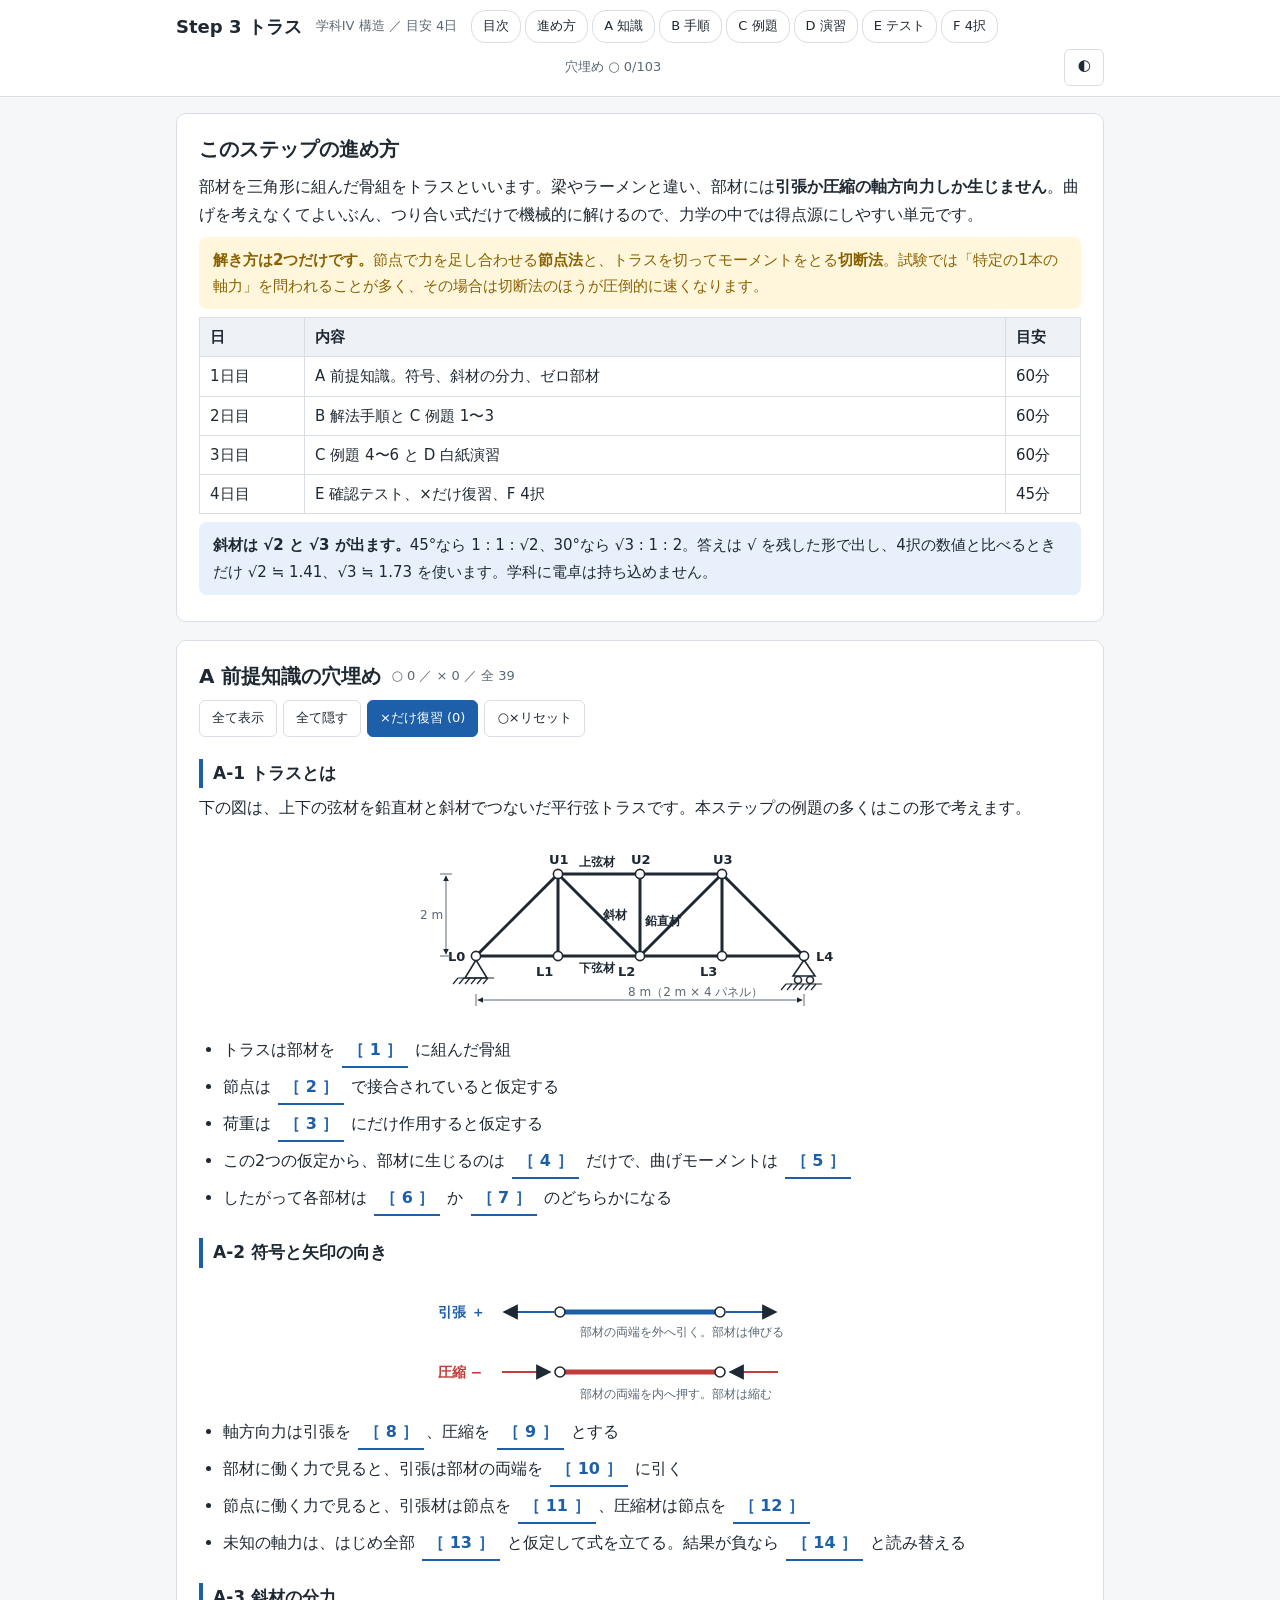
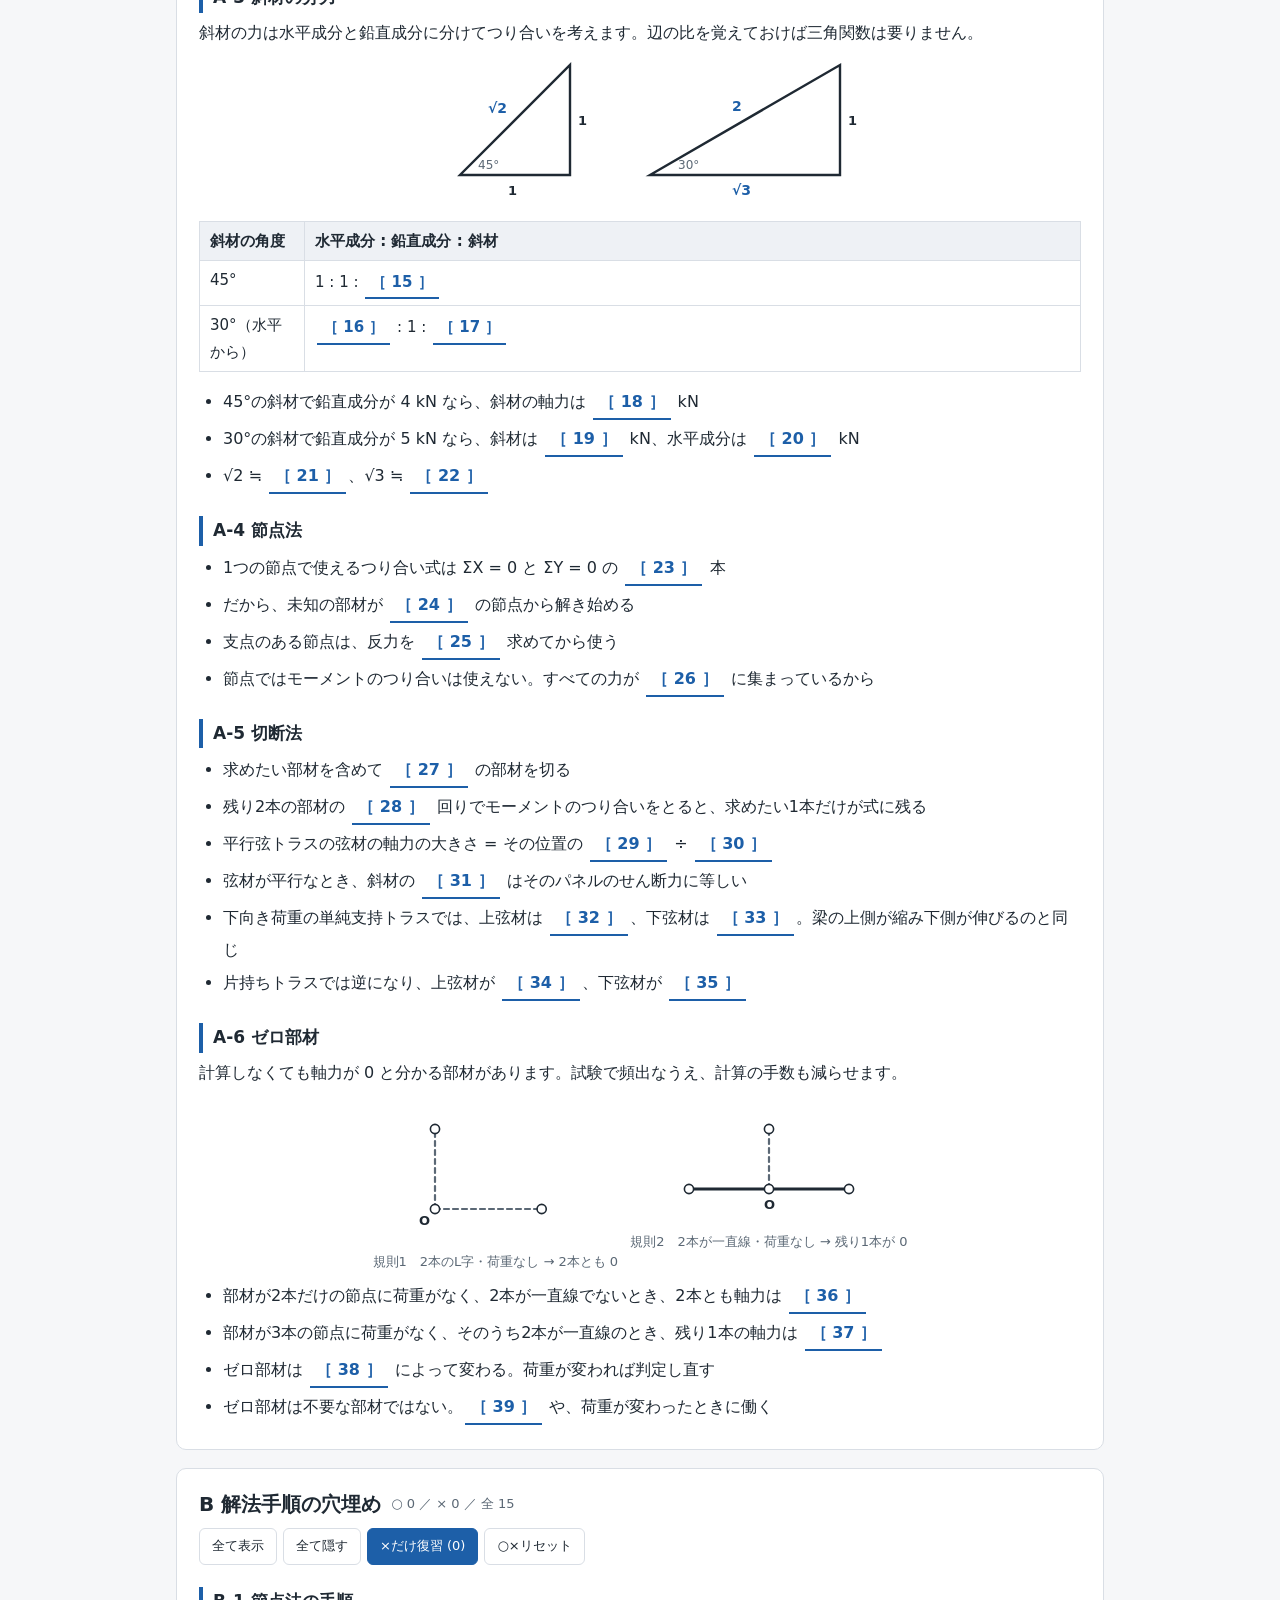
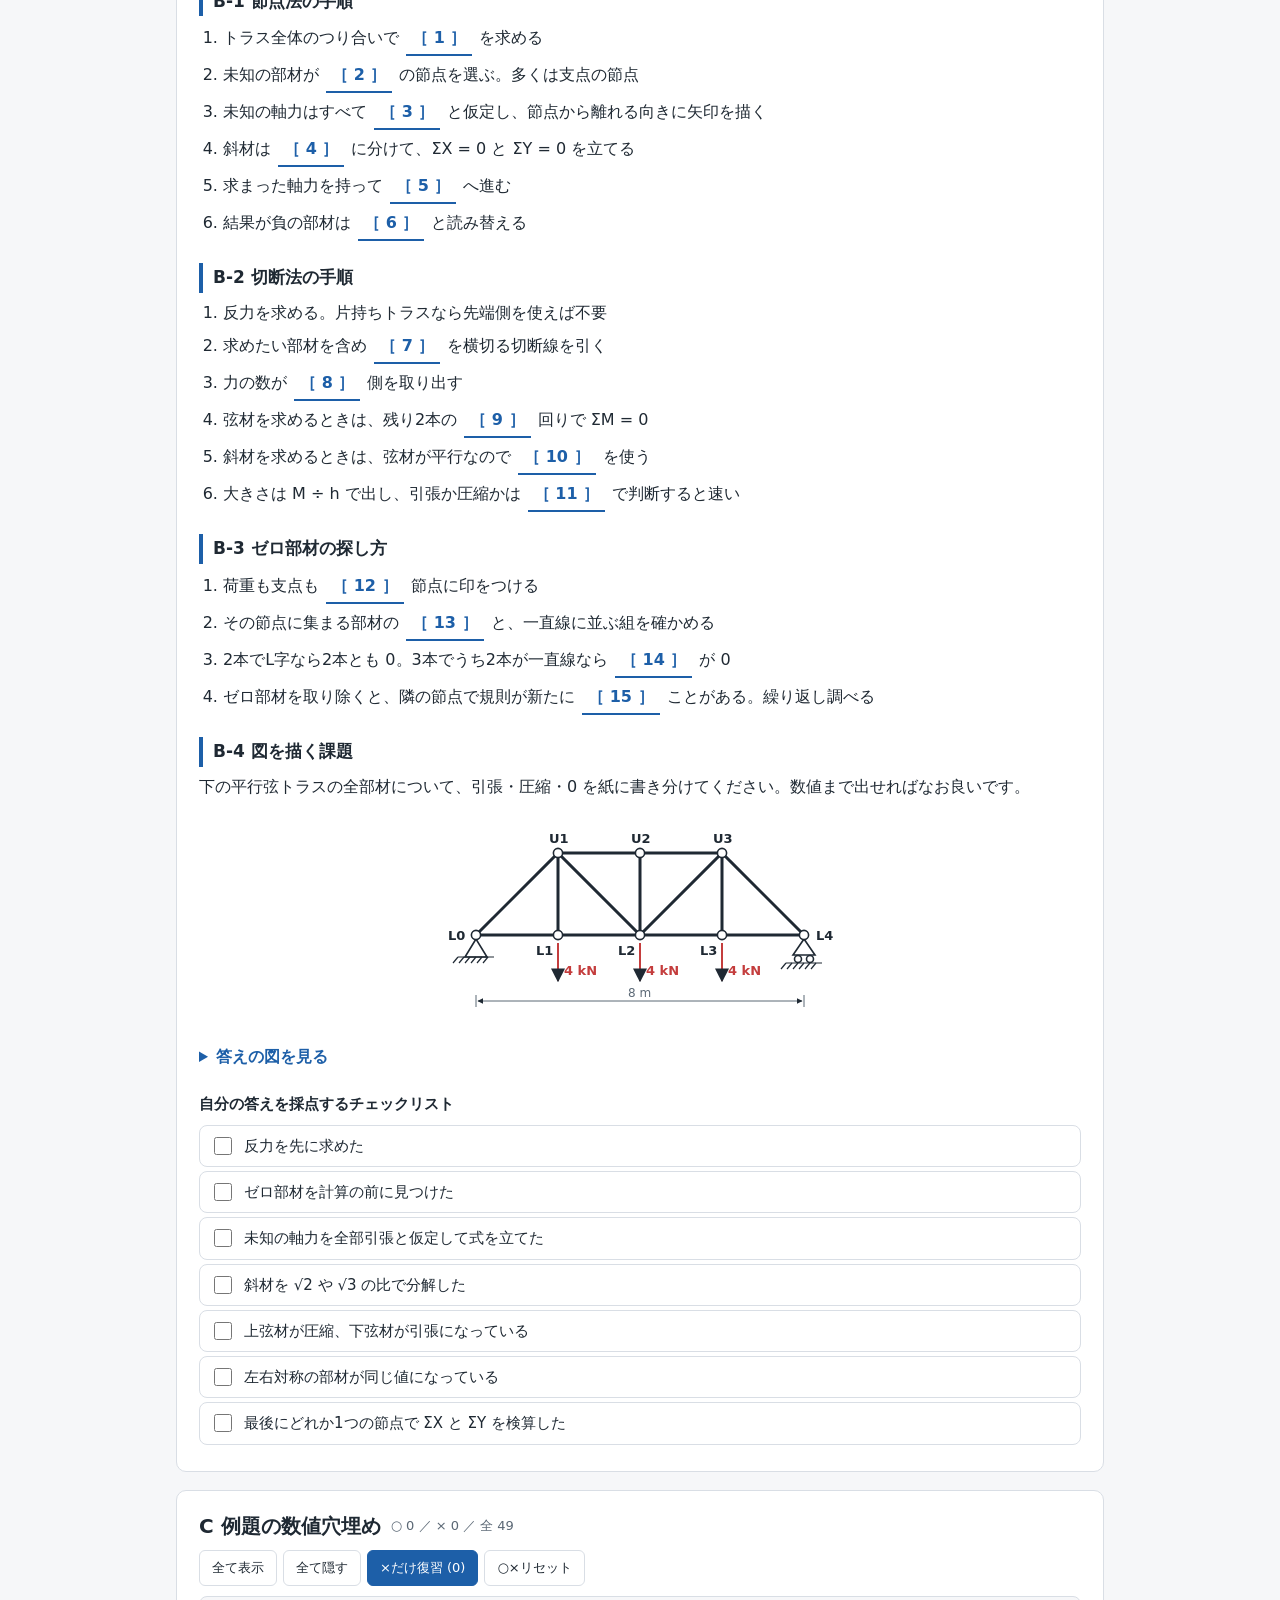
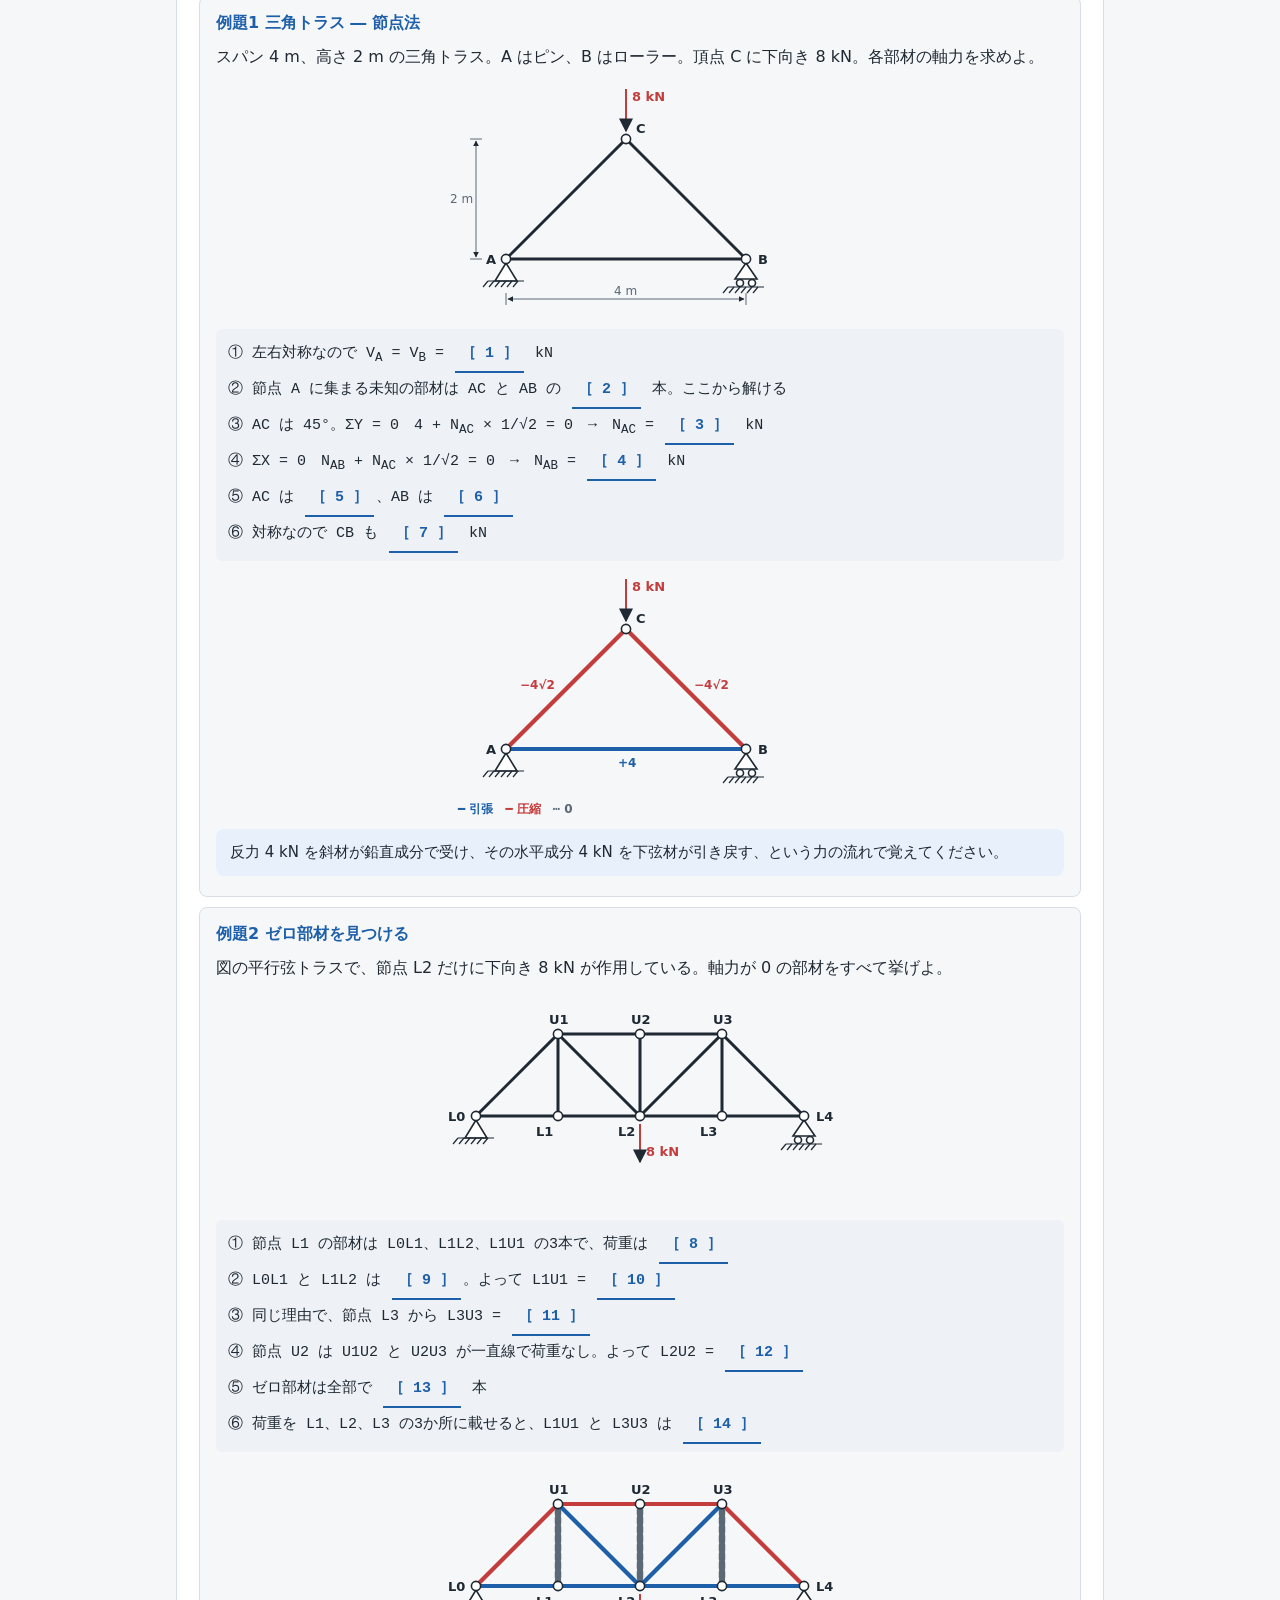
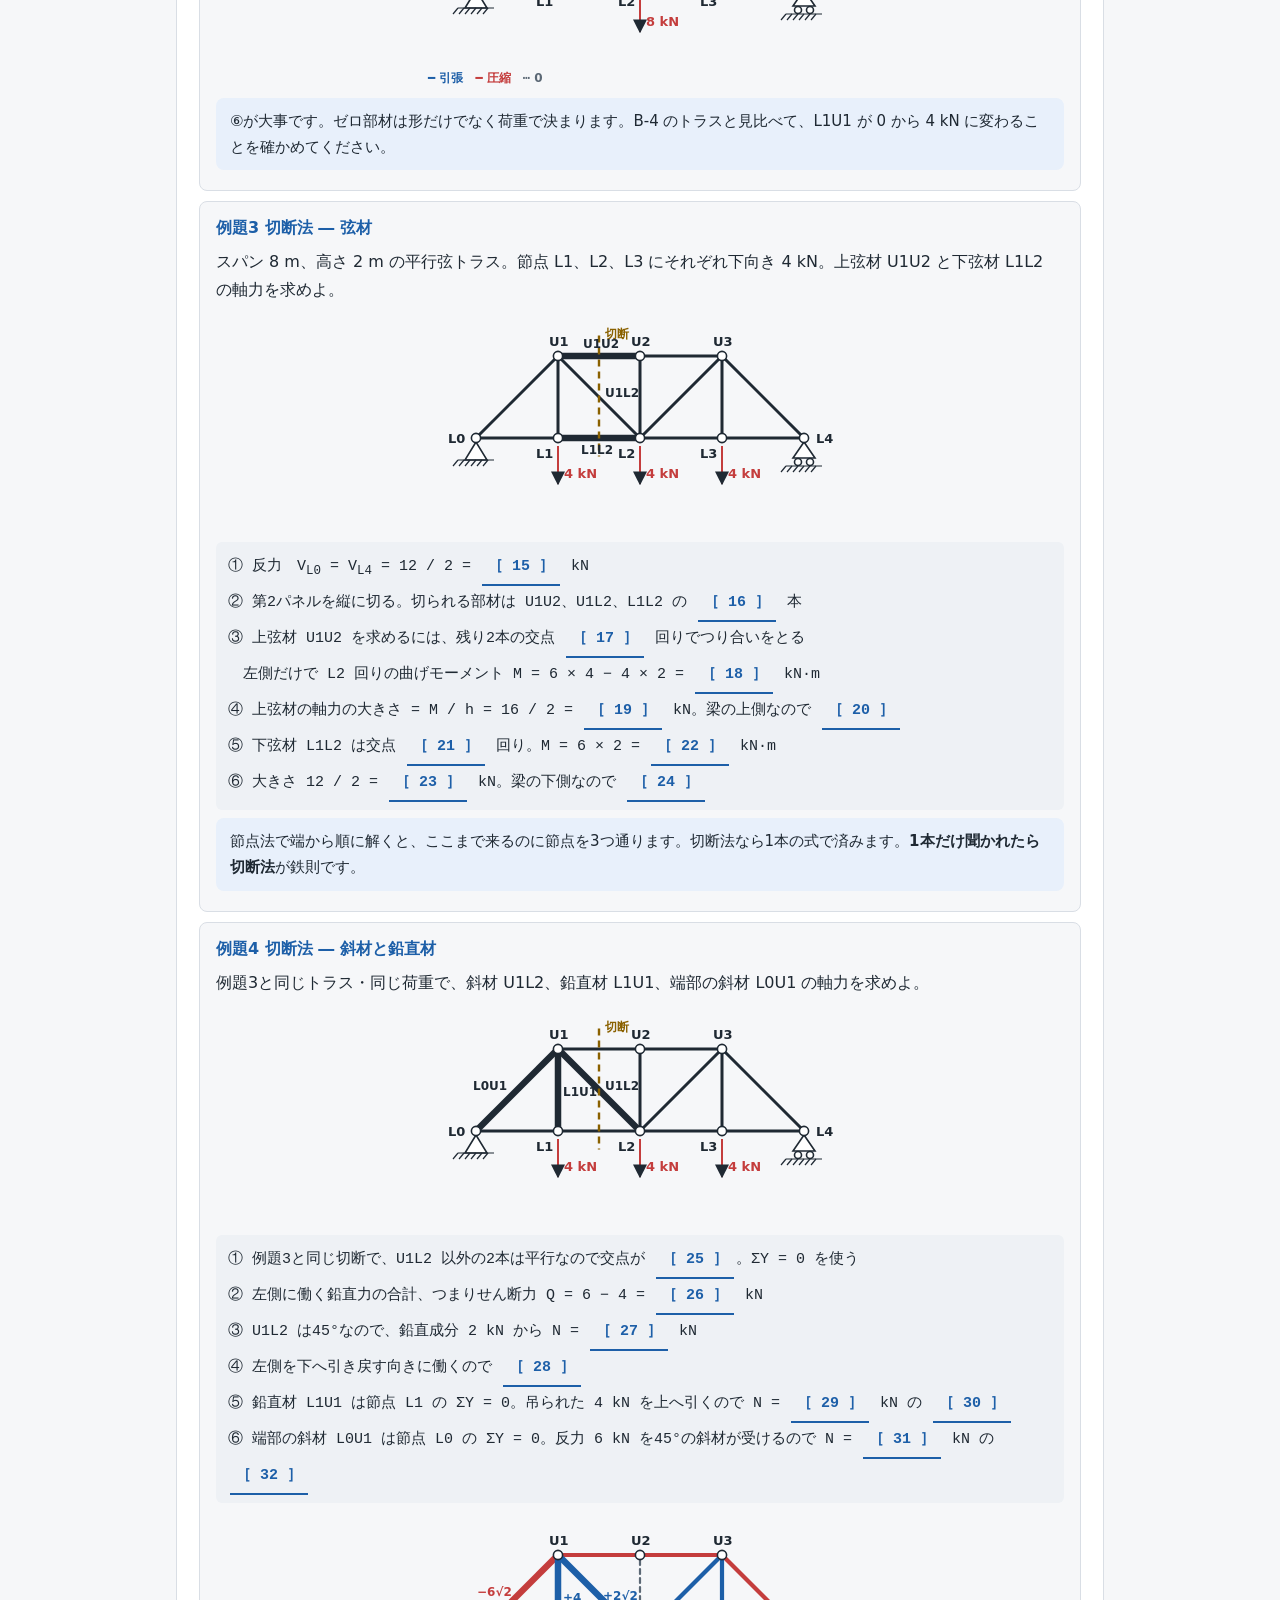
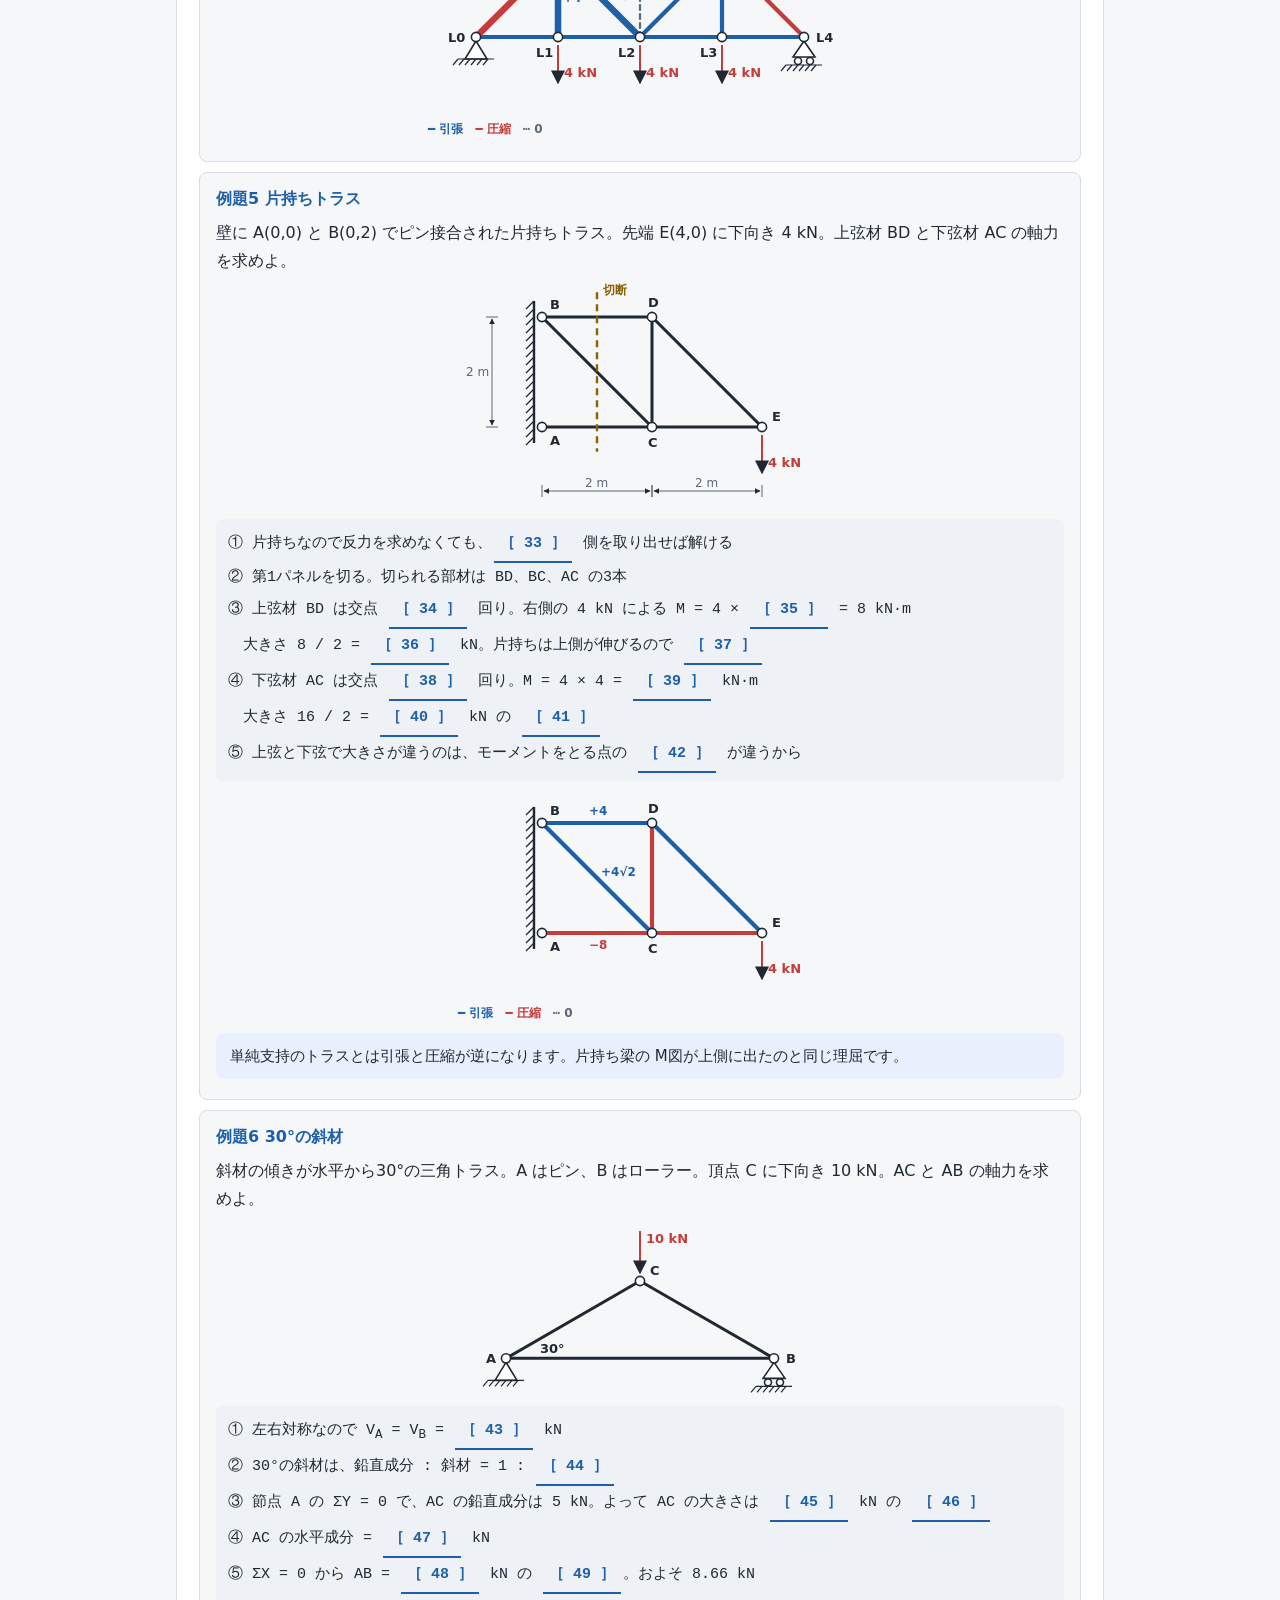
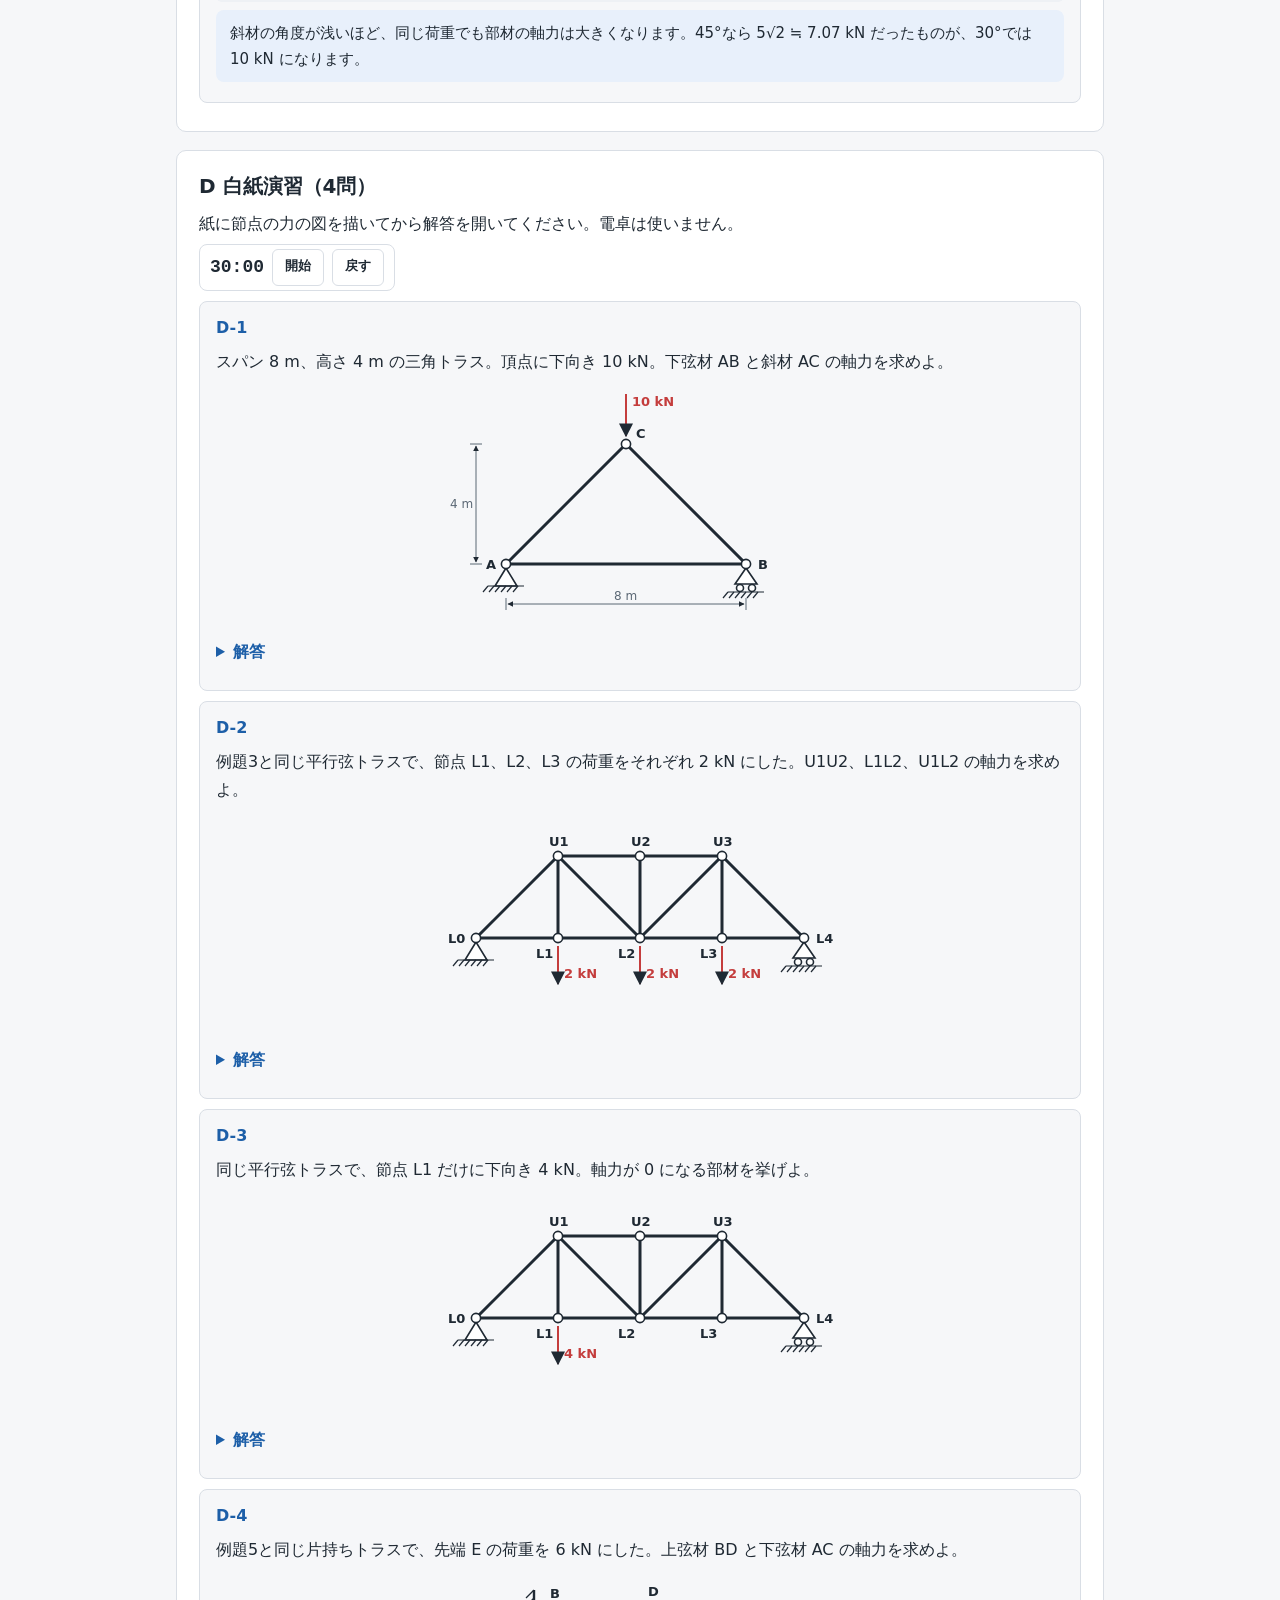
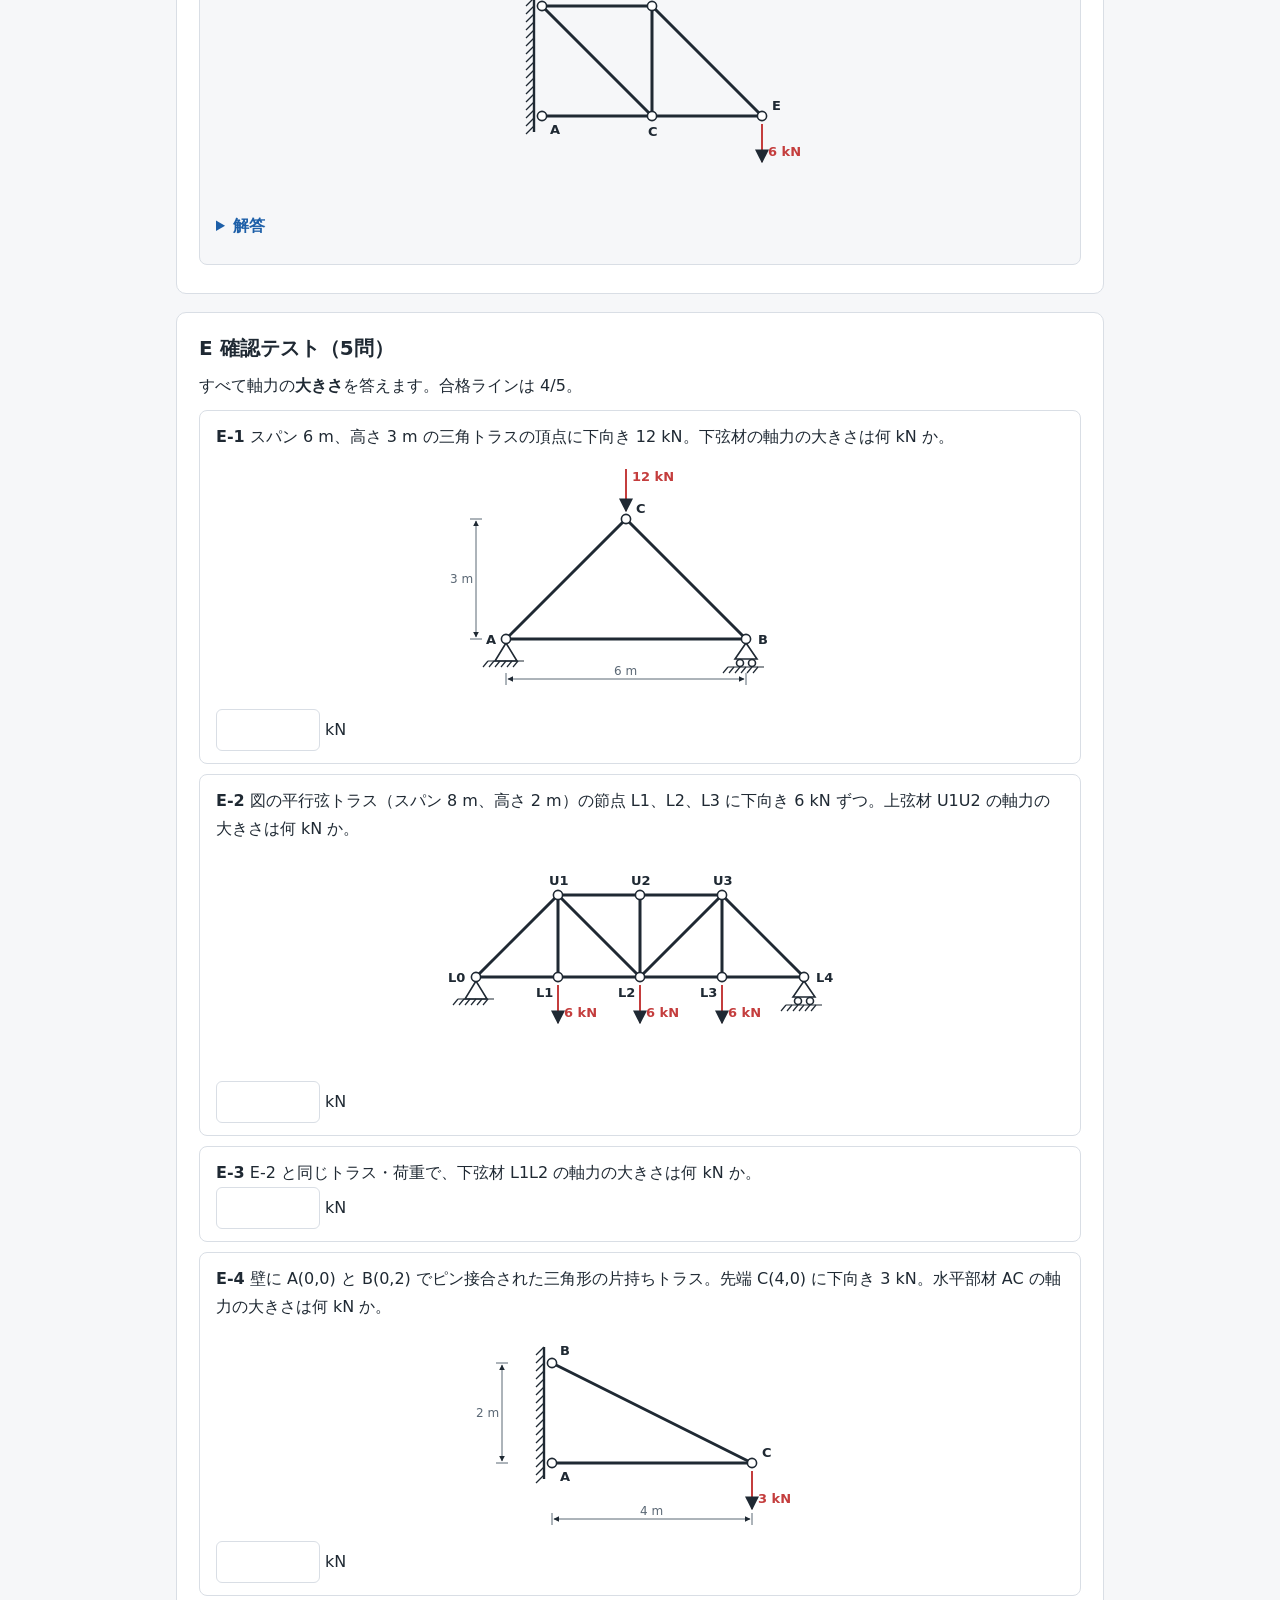
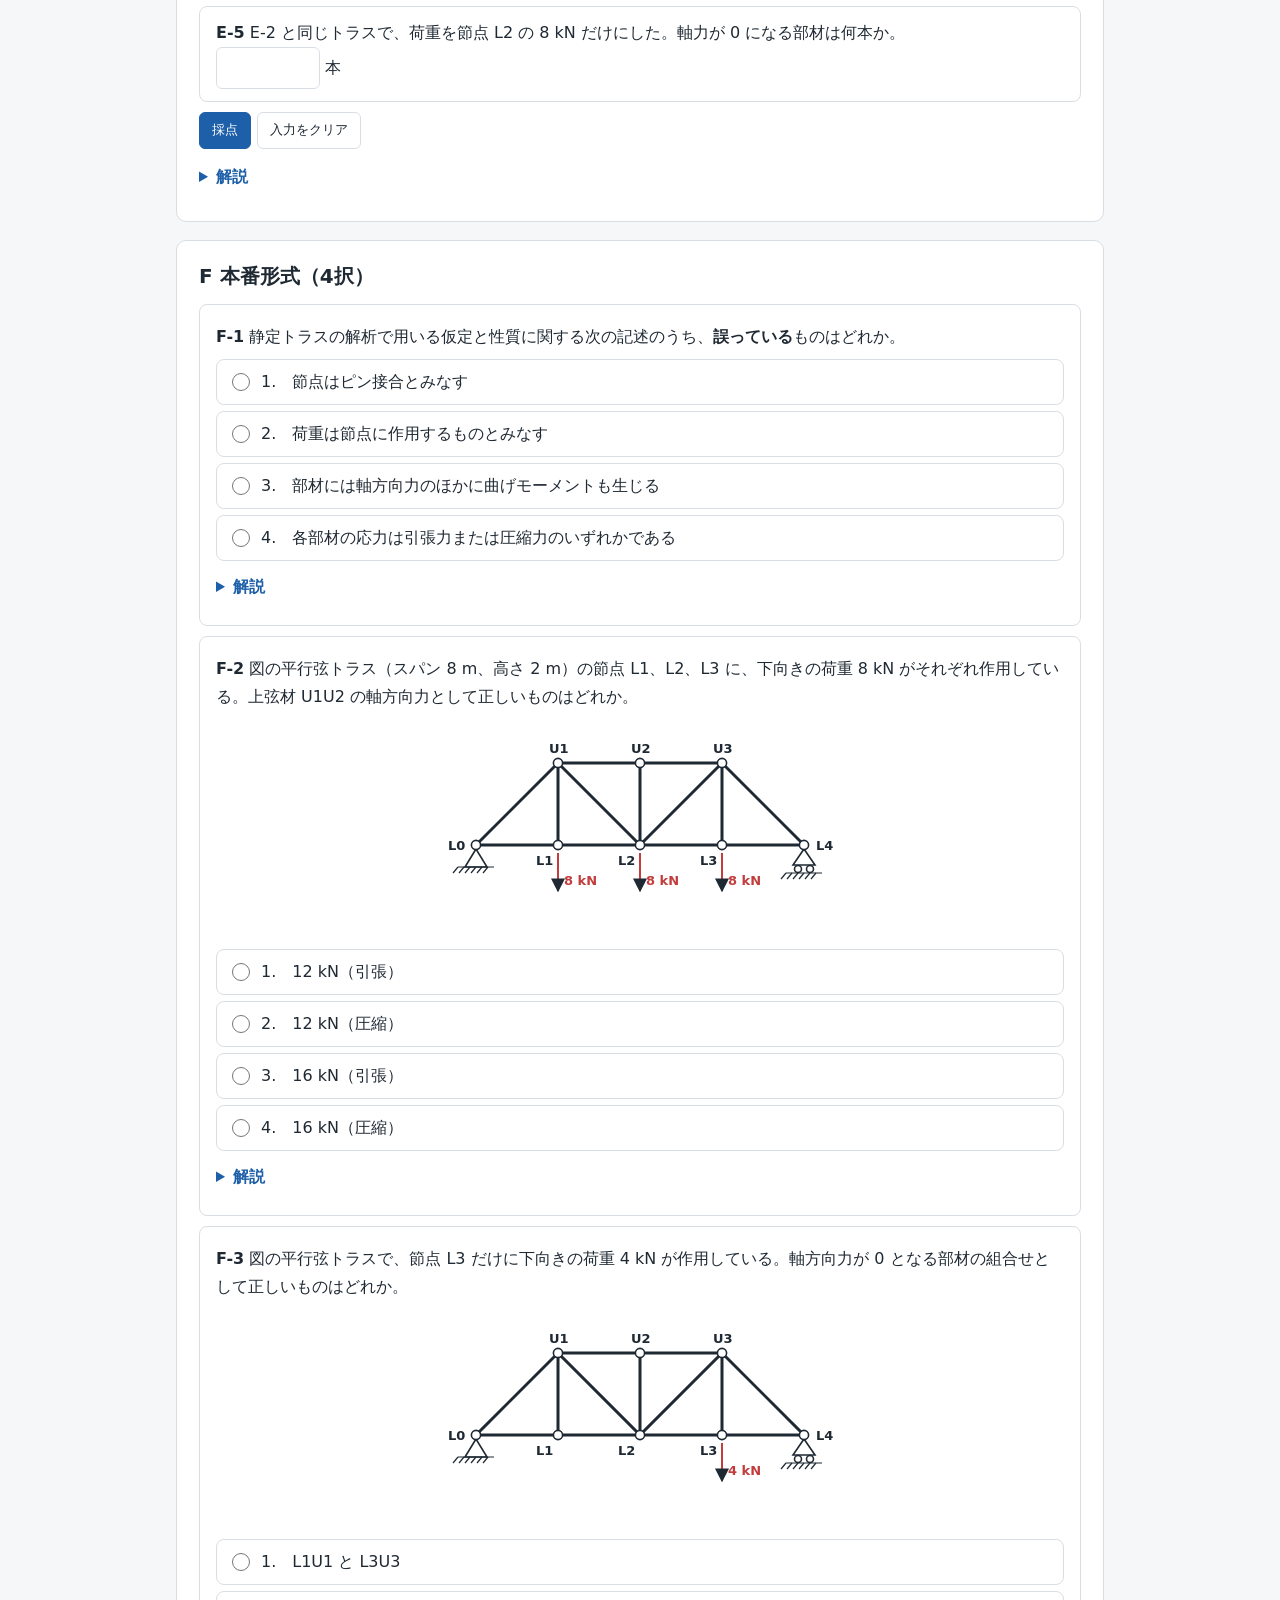
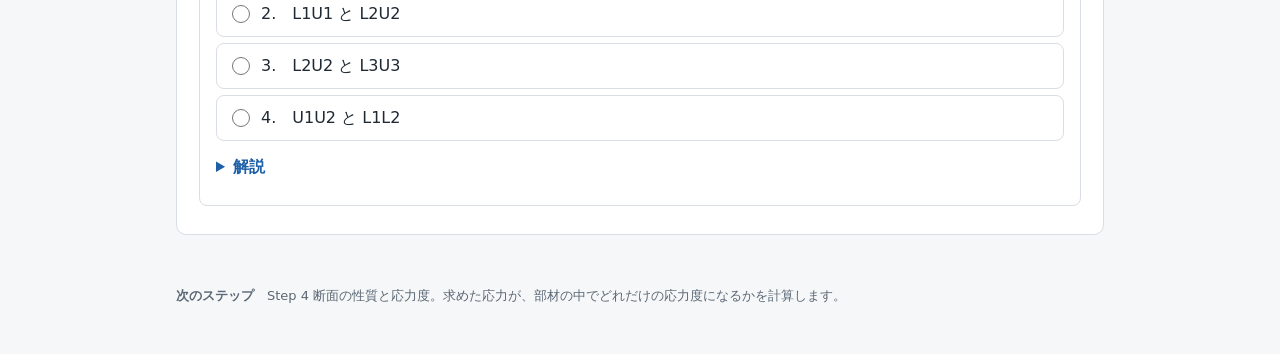
<file: structure/mechanics/S03.html>
<!DOCTYPE html>
<html lang="ja">
<head>
<meta charset="UTF-8">
<meta name="viewport" content="width=device-width, initial-scale=1">
<title>Step 3 トラス ｜ 一級建築士 構造力学</title>
<link rel="manifest" href="../../manifest.webmanifest">
<meta name="theme-color" content="#1d5fa8">
<link rel="apple-touch-icon" href="../../assets/icon-180.png">
<link rel="stylesheet" href="../../assets/app.css">
</head>
<body>
<header><div class="hin">
  <h1>Step 3 トラス</h1>
  <span class="sub">学科IV 構造 ／ 目安 4日</span>
  <nav class="tabs">
    <a href="../../index.html">目次</a><a href="#intro">進め方</a><a href="#A">A 知識</a><a href="#B">B 手順</a><a href="#C">C 例題</a><a href="#D">D 演習</a><a href="#E">E テスト</a><a href="#F">F 4択</a>
  </nav>
  <span class="prog" id="gprog"></span>
</div></header>

<main>

<!-- ===================== 進め方 ===================== -->
<section class="card" id="intro">
<h2>このステップの進め方</h2>
<p>部材を三角形に組んだ骨組をトラスといいます。梁やラーメンと違い、部材には<b>引張か圧縮の軸方向力しか生じません</b>。曲げを考えなくてよいぶん、つり合い式だけで機械的に解けるので、力学の中では得点源にしやすい単元です。</p>
<div class="warn">
<b>解き方は2つだけです。</b>節点で力を足し合わせる<b>節点法</b>と、トラスを切ってモーメントをとる<b>切断法</b>。試験では「特定の1本の軸力」を問われることが多く、その場合は切断法のほうが圧倒的に速くなります。
</div>
<table>
<tr><th style="width:7em">日</th><th>内容</th><th style="width:5em">目安</th></tr>
<tr><td>1日目</td><td>A 前提知識。符号、斜材の分力、ゼロ部材</td><td>60分</td></tr>
<tr><td>2日目</td><td>B 解法手順と C 例題 1〜3</td><td>60分</td></tr>
<tr><td>3日目</td><td>C 例題 4〜6 と D 白紙演習</td><td>60分</td></tr>
<tr><td>4日目</td><td>E 確認テスト、×だけ復習、F 4択</td><td>45分</td></tr>
</table>
<p class="note"><b>斜材は √2 と √3 が出ます。</b>45°なら 1 : 1 : √2、30°なら √3 : 1 : 2。答えは √ を残した形で出し、4択の数値と比べるときだけ √2 ≒ 1.41、√3 ≒ 1.73 を使います。学科に電卓は持ち込めません。</p>
</section>

<!-- ===================== A ===================== -->
<section class="card" id="A" data-sec="A">
<h2>A 前提知識の穴埋め <span class="cnt"></span></h2>
<div class="tools">
  <button data-act="show">全て表示</button><button data-act="hide">全て隠す</button>
  <button data-act="review" class="pri">×だけ復習</button><button data-act="reset">○×リセット</button>
</div>

<h3>A-1 トラスとは</h3>
<p>下の図は、上下の弦材を鉛直材と斜材でつないだ平行弦トラスです。本ステップの例題の多くはこの形で考えます。</p>
<div id="figTruss"></div>
<ul>
<li>トラスは部材を <span class="bl" data-a="三角形">＿</span> に組んだ骨組</li>
<li>節点は <span class="bl" data-a="ピン（回転自由）">＿</span> で接合されていると仮定する</li>
<li>荷重は <span class="bl" data-a="節点">＿</span> にだけ作用すると仮定する</li>
<li>この2つの仮定から、部材に生じるのは <span class="bl" data-a="軸方向力">＿</span> だけで、曲げモーメントは <span class="bl" data-a="生じない（0）">＿</span></li>
<li>したがって各部材は <span class="bl" data-a="引張">＿</span> か <span class="bl" data-a="圧縮">＿</span> のどちらかになる</li>
</ul>

<h3>A-2 符号と矢印の向き</h3>
<div id="figSign"></div>
<ul>
<li>軸方向力は引張を <span class="bl" data-a="＋">＿</span>、圧縮を <span class="bl" data-a="−">＿</span> とする</li>
<li>部材に働く力で見ると、引張は部材の両端を <span class="bl" data-a="外向き（引き離す向き）">＿</span> に引く</li>
<li>節点に働く力で見ると、引張材は節点を <span class="bl" data-a="部材の方へ引く（節点から離れる向き）">＿</span>、圧縮材は節点を <span class="bl" data-a="押す（節点に向かう向き）">＿</span></li>
<li>未知の軸力は、はじめ全部 <span class="bl" data-a="引張">＿</span> と仮定して式を立てる。結果が負なら <span class="bl" data-a="圧縮">＿</span> と読み替える</li>
</ul>

<h3>A-3 斜材の分力</h3>
<p>斜材の力は水平成分と鉛直成分に分けてつり合いを考えます。辺の比を覚えておけば三角関数は要りません。</p>
<div id="figRatio"></div>
<div class="scroll"><table>
<tr><th style="width:7em">斜材の角度</th><th>水平成分 : 鉛直成分 : 斜材</th></tr>
<tr><td>45°</td><td>1 : 1 : <span class="bl" data-a="√2">＿</span></td></tr>
<tr><td>30°（水平から）</td><td><span class="bl" data-a="√3">＿</span> : 1 : <span class="bl" data-a="2">＿</span></td></tr>
</table></div>
<ul>
<li>45°の斜材で鉛直成分が 4 kN なら、斜材の軸力は <span class="bl" data-a="4√2">＿</span> kN</li>
<li>30°の斜材で鉛直成分が 5 kN なら、斜材は <span class="bl" data-a="10">＿</span> kN、水平成分は <span class="bl" data-a="5√3">＿</span> kN</li>
<li>√2 ≒ <span class="bl" data-a="1.41">＿</span>、√3 ≒ <span class="bl" data-a="1.73">＿</span></li>
</ul>

<h3>A-4 節点法</h3>
<ul>
<li>1つの節点で使えるつり合い式は ΣX = 0 と ΣY = 0 の <span class="bl" data-a="2">＿</span> 本</li>
<li>だから、未知の部材が <span class="bl" data-a="2本以下">＿</span> の節点から解き始める</li>
<li>支点のある節点は、反力を <span class="bl" data-a="先に">＿</span> 求めてから使う</li>
<li>節点ではモーメントのつり合いは使えない。すべての力が <span class="bl" data-a="1点">＿</span> に集まっているから</li>
</ul>

<h3>A-5 切断法</h3>
<ul>
<li>求めたい部材を含めて <span class="bl" data-a="3本以内">＿</span> の部材を切る</li>
<li>残り2本の部材の <span class="bl" data-a="交点">＿</span> 回りでモーメントのつり合いをとると、求めたい1本だけが式に残る</li>
<li>平行弦トラスの弦材の軸力の大きさ = その位置の <span class="bl" data-a="曲げモーメント M">＿</span> ÷ <span class="bl" data-a="トラスの高さ h">＿</span></li>
<li>弦材が平行なとき、斜材の <span class="bl" data-a="鉛直成分">＿</span> はそのパネルのせん断力に等しい</li>
<li>下向き荷重の単純支持トラスでは、上弦材は <span class="bl" data-a="圧縮">＿</span>、下弦材は <span class="bl" data-a="引張">＿</span>。梁の上側が縮み下側が伸びるのと同じ</li>
<li>片持ちトラスでは逆になり、上弦材が <span class="bl" data-a="引張">＿</span>、下弦材が <span class="bl" data-a="圧縮">＿</span></li>
</ul>

<h3>A-6 ゼロ部材</h3>
<p>計算しなくても軸力が 0 と分かる部材があります。試験で頻出なうえ、計算の手数も減らせます。</p>
<div class="figrow" id="figZero"></div>
<ul>
<li>部材が2本だけの節点に荷重がなく、2本が一直線でないとき、2本とも軸力は <span class="bl" data-a="0">＿</span></li>
<li>部材が3本の節点に荷重がなく、そのうち2本が一直線のとき、残り1本の軸力は <span class="bl" data-a="0">＿</span></li>
<li>ゼロ部材は <span class="bl" data-a="荷重の位置">＿</span> によって変わる。荷重が変われば判定し直す</li>
<li>ゼロ部材は不要な部材ではない。<span class="bl" data-a="座屈止め（変形を抑える役目）">＿</span> や、荷重が変わったときに働く</li>
</ul>
</section>

<!-- ===================== B ===================== -->
<section class="card" id="B" data-sec="B">
<h2>B 解法手順の穴埋め <span class="cnt"></span></h2>
<div class="tools">
  <button data-act="show">全て表示</button><button data-act="hide">全て隠す</button>
  <button data-act="review" class="pri">×だけ復習</button><button data-act="reset">○×リセット</button>
</div>

<h3>B-1 節点法の手順</h3>
<ol>
<li>トラス全体のつり合いで <span class="bl" data-a="反力">＿</span> を求める</li>
<li>未知の部材が <span class="bl" data-a="2本以下">＿</span> の節点を選ぶ。多くは支点の節点</li>
<li>未知の軸力はすべて <span class="bl" data-a="引張">＿</span> と仮定し、節点から離れる向きに矢印を描く</li>
<li>斜材は <span class="bl" data-a="水平成分と鉛直成分">＿</span> に分けて、ΣX = 0 と ΣY = 0 を立てる</li>
<li>求まった軸力を持って <span class="bl" data-a="隣の節点">＿</span> へ進む</li>
<li>結果が負の部材は <span class="bl" data-a="圧縮">＿</span> と読み替える</li>
</ol>

<h3>B-2 切断法の手順</h3>
<ol>
<li>反力を求める。片持ちトラスなら先端側を使えば不要</li>
<li>求めたい部材を含め <span class="bl" data-a="3本以内">＿</span> を横切る切断線を引く</li>
<li>力の数が <span class="bl" data-a="少ない">＿</span> 側を取り出す</li>
<li>弦材を求めるときは、残り2本の <span class="bl" data-a="交点">＿</span> 回りで ΣM = 0</li>
<li>斜材を求めるときは、弦材が平行なので <span class="bl" data-a="ΣY = 0（鉛直方向のつり合い）">＿</span> を使う</li>
<li>大きさは M ÷ h で出し、引張か圧縮かは <span class="bl" data-a="梁の上側か下側か">＿</span> で判断すると速い</li>
</ol>

<h3>B-3 ゼロ部材の探し方</h3>
<ol>
<li>荷重も支点も <span class="bl" data-a="ない">＿</span> 節点に印をつける</li>
<li>その節点に集まる部材の <span class="bl" data-a="本数">＿</span> と、一直線に並ぶ組を確かめる</li>
<li>2本でL字なら2本とも 0。3本でうち2本が一直線なら <span class="bl" data-a="残りの1本">＿</span> が 0</li>
<li>ゼロ部材を取り除くと、隣の節点で規則が新たに <span class="bl" data-a="使える">＿</span> ことがある。繰り返し調べる</li>
</ol>

<h3 id="B4">B-4 図を描く課題</h3>
<p>下の平行弦トラスの全部材について、引張・圧縮・0 を紙に書き分けてください。数値まで出せればなお良いです。</p>
<div id="figB4q"></div>
<details><summary>答えの図を見る</summary><div>
<div id="figB4a"></div>
<p>上弦材は圧縮 8 kN、下弦材は引張 6 kN、端部の斜材は圧縮 6√2 kN、中間の斜材は引張 2√2 kN、荷重のかかる節点の鉛直材は引張 4 kN です。中央の鉛直材 L2U2 は、節点 U2 に荷重がなく上弦材が一直線なので 0 になります。</p>
</div></details>

<h4>自分の答えを採点するチェックリスト</h4>
<ul class="chk">
<li><label><input type="checkbox" data-ck="s3-1"><span>反力を先に求めた</span></label></li>
<li><label><input type="checkbox" data-ck="s3-2"><span>ゼロ部材を計算の前に見つけた</span></label></li>
<li><label><input type="checkbox" data-ck="s3-3"><span>未知の軸力を全部引張と仮定して式を立てた</span></label></li>
<li><label><input type="checkbox" data-ck="s3-4"><span>斜材を √2 や √3 の比で分解した</span></label></li>
<li><label><input type="checkbox" data-ck="s3-5"><span>上弦材が圧縮、下弦材が引張になっている</span></label></li>
<li><label><input type="checkbox" data-ck="s3-6"><span>左右対称の部材が同じ値になっている</span></label></li>
<li><label><input type="checkbox" data-ck="s3-7"><span>最後にどれか1つの節点で ΣX と ΣY を検算した</span></label></li>
</ul>
</section>

<!-- ===================== C ===================== -->
<section class="card" id="C" data-sec="C">
<h2>C 例題の数値穴埋め <span class="cnt"></span></h2>
<div class="tools">
  <button data-act="show">全て表示</button><button data-act="hide">全て隠す</button>
  <button data-act="review" class="pri">×だけ復習</button><button data-act="reset">○×リセット</button>
</div>

<div class="ex"><div class="ttl">例題1 三角トラス ― 節点法</div>
<p>スパン 4 m、高さ 2 m の三角トラス。A はピン、B はローラー。頂点 C に下向き 8 kN。各部材の軸力を求めよ。</p>
<div id="figC1"></div>
<div class="calc">
① 左右対称なので V<sub>A</sub> = V<sub>B</sub> = <span class="bl" data-a="4">＿</span> kN<br>
② 節点 A に集まる未知の部材は AC と AB の <span class="bl" data-a="2">＿</span> 本。ここから解ける<br>
③ AC は 45°。ΣY = 0　4 + N<sub>AC</sub> × 1/√2 = 0　→　N<sub>AC</sub> = <span class="bl" data-a="−4√2">＿</span> kN<br>
④ ΣX = 0　N<sub>AB</sub> + N<sub>AC</sub> × 1/√2 = 0　→　N<sub>AB</sub> = <span class="bl" data-a="4">＿</span> kN<br>
⑤ AC は <span class="bl" data-a="圧縮">＿</span>、AB は <span class="bl" data-a="引張">＿</span><br>
⑥ 対称なので CB も <span class="bl" data-a="−4√2">＿</span> kN
</div>
<div id="figC1a"></div>
<p class="note">反力 4 kN を斜材が鉛直成分で受け、その水平成分 4 kN を下弦材が引き戻す、という力の流れで覚えてください。</p>
</div>

<div class="ex"><div class="ttl">例題2 ゼロ部材を見つける</div>
<p>図の平行弦トラスで、節点 L2 だけに下向き 8 kN が作用している。軸力が 0 の部材をすべて挙げよ。</p>
<div id="figC2"></div>
<div class="calc">
① 節点 L1 の部材は L0L1、L1L2、L1U1 の3本で、荷重は <span class="bl" data-a="ない">＿</span><br>
② L0L1 と L1L2 は <span class="bl" data-a="一直線">＿</span>。よって L1U1 = <span class="bl" data-a="0">＿</span><br>
③ 同じ理由で、節点 L3 から L3U3 = <span class="bl" data-a="0">＿</span><br>
④ 節点 U2 は U1U2 と U2U3 が一直線で荷重なし。よって L2U2 = <span class="bl" data-a="0">＿</span><br>
⑤ ゼロ部材は全部で <span class="bl" data-a="3">＿</span> 本<br>
⑥ 荷重を L1、L2、L3 の3か所に載せると、L1U1 と L3U3 は <span class="bl" data-a="0 ではなくなる">＿</span>
</div>
<div id="figC2a"></div>
<p class="note">⑥が大事です。ゼロ部材は形だけでなく荷重で決まります。B-4 のトラスと見比べて、L1U1 が 0 から 4 kN に変わることを確かめてください。</p>
</div>

<div class="ex"><div class="ttl">例題3 切断法 ― 弦材</div>
<p>スパン 8 m、高さ 2 m の平行弦トラス。節点 L1、L2、L3 にそれぞれ下向き 4 kN。上弦材 U1U2 と下弦材 L1L2 の軸力を求めよ。</p>
<div id="figC3"></div>
<div class="calc">
① 反力　V<sub>L0</sub> = V<sub>L4</sub> = 12 / 2 = <span class="bl" data-a="6">＿</span> kN<br>
② 第2パネルを縦に切る。切られる部材は U1U2、U1L2、L1L2 の <span class="bl" data-a="3">＿</span> 本<br>
③ 上弦材 U1U2 を求めるには、残り2本の交点 <span class="bl" data-a="L2">＿</span> 回りでつり合いをとる<br>
　左側だけで L2 回りの曲げモーメント M = 6 × 4 − 4 × 2 = <span class="bl" data-a="16">＿</span> kN·m<br>
④ 上弦材の軸力の大きさ = M / h = 16 / 2 = <span class="bl" data-a="8">＿</span> kN。梁の上側なので <span class="bl" data-a="圧縮">＿</span><br>
⑤ 下弦材 L1L2 は交点 <span class="bl" data-a="U1">＿</span> 回り。M = 6 × 2 = <span class="bl" data-a="12">＿</span> kN·m<br>
⑥ 大きさ 12 / 2 = <span class="bl" data-a="6">＿</span> kN。梁の下側なので <span class="bl" data-a="引張">＿</span>
</div>
<p class="note">節点法で端から順に解くと、ここまで来るのに節点を3つ通ります。切断法なら1本の式で済みます。<b>1本だけ聞かれたら切断法</b>が鉄則です。</p>
</div>

<div class="ex"><div class="ttl">例題4 切断法 ― 斜材と鉛直材</div>
<p>例題3と同じトラス・同じ荷重で、斜材 U1L2、鉛直材 L1U1、端部の斜材 L0U1 の軸力を求めよ。</p>
<div id="figC4"></div>
<div class="calc">
① 例題3と同じ切断で、U1L2 以外の2本は平行なので交点が <span class="bl" data-a="ない">＿</span>。ΣY = 0 を使う<br>
② 左側に働く鉛直力の合計、つまりせん断力 Q = 6 − 4 = <span class="bl" data-a="2">＿</span> kN<br>
③ U1L2 は45°なので、鉛直成分 2 kN から N = <span class="bl" data-a="2√2">＿</span> kN<br>
④ 左側を下へ引き戻す向きに働くので <span class="bl" data-a="引張">＿</span><br>
⑤ 鉛直材 L1U1 は節点 L1 の ΣY = 0。吊られた 4 kN を上へ引くので N = <span class="bl" data-a="4">＿</span> kN の <span class="bl" data-a="引張">＿</span><br>
⑥ 端部の斜材 L0U1 は節点 L0 の ΣY = 0。反力 6 kN を45°の斜材が受けるので N = <span class="bl" data-a="6√2">＿</span> kN の <span class="bl" data-a="圧縮">＿</span>
</div>
<div id="figC4a"></div>
</div>

<div class="ex"><div class="ttl">例題5 片持ちトラス</div>
<p>壁に A(0,0) と B(0,2) でピン接合された片持ちトラス。先端 E(4,0) に下向き 4 kN。上弦材 BD と下弦材 AC の軸力を求めよ。</p>
<div id="figC5"></div>
<div class="calc">
① 片持ちなので反力を求めなくても、<span class="bl" data-a="先端（自由端）">＿</span> 側を取り出せば解ける<br>
② 第1パネルを切る。切られる部材は BD、BC、AC の3本<br>
③ 上弦材 BD は交点 <span class="bl" data-a="C">＿</span> 回り。右側の 4 kN による M = 4 × <span class="bl" data-a="2">＿</span> = 8 kN·m<br>
　大きさ 8 / 2 = <span class="bl" data-a="4">＿</span> kN。片持ちは上側が伸びるので <span class="bl" data-a="引張">＿</span><br>
④ 下弦材 AC は交点 <span class="bl" data-a="B">＿</span> 回り。M = 4 × 4 = <span class="bl" data-a="16">＿</span> kN·m<br>
　大きさ 16 / 2 = <span class="bl" data-a="8">＿</span> kN の <span class="bl" data-a="圧縮">＿</span><br>
⑤ 上弦と下弦で大きさが違うのは、モーメントをとる点の <span class="bl" data-a="位置（荷重までの腕の長さ）">＿</span> が違うから
</div>
<div id="figC5a"></div>
<p class="note">単純支持のトラスとは引張と圧縮が逆になります。片持ち梁の M図が上側に出たのと同じ理屈です。</p>
</div>

<div class="ex"><div class="ttl">例題6 30°の斜材</div>
<p>斜材の傾きが水平から30°の三角トラス。A はピン、B はローラー。頂点 C に下向き 10 kN。AC と AB の軸力を求めよ。</p>
<div id="figC6"></div>
<div class="calc">
① 左右対称なので V<sub>A</sub> = V<sub>B</sub> = <span class="bl" data-a="5">＿</span> kN<br>
② 30°の斜材は、鉛直成分 : 斜材 = 1 : <span class="bl" data-a="2">＿</span><br>
③ 節点 A の ΣY = 0 で、AC の鉛直成分は 5 kN。よって AC の大きさは <span class="bl" data-a="10">＿</span> kN の <span class="bl" data-a="圧縮">＿</span><br>
④ AC の水平成分 = <span class="bl" data-a="5√3">＿</span> kN<br>
⑤ ΣX = 0 から AB = <span class="bl" data-a="5√3">＿</span> kN の <span class="bl" data-a="引張">＿</span>。およそ 8.66 kN
</div>
<p class="note">斜材の角度が浅いほど、同じ荷重でも部材の軸力は大きくなります。45°なら 5√2 ≒ 7.07 kN だったものが、30°では 10 kN になります。</p>
</div>
</section>

<!-- ===================== D ===================== -->
<section class="card" id="D">
<h2>D 白紙演習（4問）</h2>
<p>紙に節点の力の図を描いてから解答を開いてください。電卓は使いません。</p>
<div class="tools" data-timer="30"></div>

<div class="ex" id="D1"><div class="ttl">D-1</div>
<p>スパン 8 m、高さ 4 m の三角トラス。頂点に下向き 10 kN。下弦材 AB と斜材 AC の軸力を求めよ。</p>
<div id="figD1"></div>
<details><summary>解答</summary><div>
<div class="calc">V<sub>A</sub> = V<sub>B</sub> = 5 kN<br>節点 A の ΣY = 0 → AC の鉛直成分 5 kN、45°なので AC = 5√2 kN の圧縮<br>ΣX = 0 → AB = 5 kN の引張</div>
<div id="figD1a"></div>
</div></details>
</div>

<div class="ex" id="D2"><div class="ttl">D-2</div>
<p>例題3と同じ平行弦トラスで、節点 L1、L2、L3 の荷重をそれぞれ 2 kN にした。U1U2、L1L2、U1L2 の軸力を求めよ。</p>
<div id="figD2"></div>
<details><summary>解答</summary><div>
<div class="calc">反力 3 kN ずつ<br>U1U2：L2 回り M = 3 × 4 − 2 × 2 = 8 → 8 / 2 = 4 kN の圧縮<br>L1L2：U1 回り M = 3 × 2 = 6 → 6 / 2 = 3 kN の引張<br>U1L2：せん断力 Q = 3 − 2 = 1 → √2 kN の引張</div>
<p>荷重が半分なら全部材の軸力も半分です。例題3・4と比べて確かめてください。</p>
</div></details>
</div>

<div class="ex" id="D3"><div class="ttl">D-3</div>
<p>同じ平行弦トラスで、節点 L1 だけに下向き 4 kN。軸力が 0 になる部材を挙げよ。</p>
<div id="figD3"></div>
<details><summary>解答</summary><div>
<div class="calc">節点 L3：L2L3 と L3L4 が一直線、荷重なし → L3U3 = 0<br>節点 U2：U1U2 と U2U3 が一直線、荷重なし → L2U2 = 0<br>L1U1 は荷重を吊るので 0 ではない</div>
<div id="figD3a"></div>
</div></details>
</div>

<div class="ex" id="D4"><div class="ttl">D-4</div>
<p>例題5と同じ片持ちトラスで、先端 E の荷重を 6 kN にした。上弦材 BD と下弦材 AC の軸力を求めよ。</p>
<div id="figD4"></div>
<details><summary>解答</summary><div>
<div class="calc">BD：C 回り M = 6 × 2 = 12 → 12 / 2 = 6 kN の引張<br>AC：B 回り M = 6 × 4 = 24 → 24 / 2 = 12 kN の圧縮</div>
<div id="figD4a"></div>
</div></details>
</div>
</section>

<!-- ===================== E ===================== -->
<section class="card" id="E">
<h2>E 確認テスト（5問）</h2>
<p>すべて軸力の<b>大きさ</b>を答えます。合格ラインは 4/5。</p>

<div class="qz"><b>E-1</b> スパン 6 m、高さ 3 m の三角トラスの頂点に下向き 12 kN。下弦材の軸力の大きさは何 kN か。
<div id="figE1"></div>
<input type="number" step="any" data-a="6"> kN <span class="res"></span></div>

<div class="qz"><b>E-2</b> 図の平行弦トラス（スパン 8 m、高さ 2 m）の節点 L1、L2、L3 に下向き 6 kN ずつ。上弦材 U1U2 の軸力の大きさは何 kN か。
<div id="figE2"></div>
<input type="number" step="any" data-a="12"> kN <span class="res"></span></div>

<div class="qz"><b>E-3</b> E-2 と同じトラス・荷重で、下弦材 L1L2 の軸力の大きさは何 kN か。<br>
<input type="number" step="any" data-a="9"> kN <span class="res"></span></div>

<div class="qz"><b>E-4</b> 壁に A(0,0) と B(0,2) でピン接合された三角形の片持ちトラス。先端 C(4,0) に下向き 3 kN。水平部材 AC の軸力の大きさは何 kN か。
<div id="figE4"></div>
<input type="number" step="any" data-a="6"> kN <span class="res"></span></div>

<div class="qz"><b>E-5</b> E-2 と同じトラスで、荷重を節点 L2 の 8 kN だけにした。軸力が 0 になる部材は何本か。<br>
<input type="number" step="any" data-a="3"> 本 <span class="res"></span></div>

<div class="tools"><button id="grade" class="pri">採点</button><button id="gclear">入力をクリア</button></div>
<div class="score" id="score"></div>
<details><summary>解説</summary><div>
<div class="calc">E-1　反力 6 kN。45°の斜材が鉛直 6 kN を受け、水平成分 6 kN を下弦材が引き戻す → 6<br>
E-2　反力 9 kN。L2 回り M = 9 × 4 − 6 × 2 = 24 → 24 / 2 = 12（圧縮）<br>
E-3　U1 回り M = 9 × 2 = 18 → 18 / 2 = 9（引張）<br>
E-4　B 回り M = 3 × 4 = 12 → 12 / 2 = 6（圧縮）<br>
E-5　L1U1、L3U3、L2U2 の3本</div>
<p>E-4 は反力を出さずに、先端側のモーメントを高さで割るだけで解けます。</p>
</div></details>
</section>

<!-- ===================== F ===================== -->
<section class="card" id="F">
<h2>F 本番形式（4択）</h2>

<div class="mc" data-a="3">
<p><b>F-1</b> 静定トラスの解析で用いる仮定と性質に関する次の記述のうち、<b>誤っている</b>ものはどれか。</p>
<ul class="opts">
<li><label><input type="radio"><span>1.　節点はピン接合とみなす</span></label></li>
<li><label><input type="radio"><span>2.　荷重は節点に作用するものとみなす</span></label></li>
<li><label><input type="radio"><span>3.　部材には軸方向力のほかに曲げモーメントも生じる</span></label></li>
<li><label><input type="radio"><span>4.　各部材の応力は引張力または圧縮力のいずれかである</span></label></li>
</ul>
<details><summary>解説</summary><div>
<p>節点がピンで荷重が節点にだけ載るので、部材に曲げは生じません。3 が誤りです。1 と 2 はトラスの前提そのもので、4 はその結果です。</p>
</div></details>
</div>

<div class="mc" data-a="4">
<p><b>F-2</b> 図の平行弦トラス（スパン 8 m、高さ 2 m）の節点 L1、L2、L3 に、下向きの荷重 8 kN がそれぞれ作用している。上弦材 U1U2 の軸方向力として正しいものはどれか。</p>
<div id="figF2"></div>
<ul class="opts">
<li><label><input type="radio"><span>1.　12 kN（引張）</span></label></li>
<li><label><input type="radio"><span>2.　12 kN（圧縮）</span></label></li>
<li><label><input type="radio"><span>3.　16 kN（引張）</span></label></li>
<li><label><input type="radio"><span>4.　16 kN（圧縮）</span></label></li>
</ul>
<details><summary>解説</summary><div>
<p>単純支持で下向き荷重なので、上弦材は圧縮です。この時点で 1 と 3 は消えます。</p>
<p>反力 12 kN、L2 回り M = 12 × 4 − 8 × 2 = 32、32 / 2 = 16 kN。12 kN は下弦材 L1L2 の値で、切断位置の交点を取り違えたときに出る数値です。</p>
</div></details>
</div>

<div class="mc" data-a="2">
<p><b>F-3</b> 図の平行弦トラスで、節点 L3 だけに下向きの荷重 4 kN が作用している。軸方向力が 0 となる部材の組合せとして正しいものはどれか。</p>
<div id="figF3"></div>
<ul class="opts">
<li><label><input type="radio"><span>1.　L1U1 と L3U3</span></label></li>
<li><label><input type="radio"><span>2.　L1U1 と L2U2</span></label></li>
<li><label><input type="radio"><span>3.　L2U2 と L3U3</span></label></li>
<li><label><input type="radio"><span>4.　U1U2 と L1L2</span></label></li>
</ul>
<details><summary>解説</summary><div>
<p>節点 L1 は荷重がなく、下弦材が一直線なので L1U1 = 0。節点 U2 は荷重がなく、上弦材が一直線なので L2U2 = 0。L3U3 は荷重を吊るので 0 ではありません。</p>
<p>弦材は荷重があれば必ず力を受けるので、4 は判定するまでもなく除外できます。</p>
</div></details>
</div>
</section>

</main>
<footer>
<p><b>次のステップ</b>　Step 4 断面の性質と応力度。求めた応力が、部材の中でどれだけの応力度になるかを計算します。</p>
</footer>

<script src="../../assets/app.js"></script>
<script>
(function(){
var K=window.IKKYU, fig=K.fig, figc=K.figc, T=K.trussFig, DEFS=K.DEFS;
var R2=Math.SQRT2, R3=Math.sqrt(3);

/* 平行弦トラス（プラット型）。部材の添字:
   0 L0L1 1 L1L2 2 L2L3 3 L3L4 4 U1U2 5 U2U3 6 L0U1 7 U3L4 8 L1U1 9 L2U2 10 L3U3 11 U1L2 12 L2U3 */
function pratt(o){
  o=o||{};
  var b={W:440,maxH:110,padB:96,padT:44,
    nodes:{L0:[0,0],L1:[2,0],L2:[4,0],L3:[6,0],L4:[8,0],U1:[2,2],U2:[4,2],U3:[6,2]},
    members:[['L0','L1'],['L1','L2'],['L2','L3'],['L3','L4'],['U1','U2'],['U2','U3'],['L0','U1'],['U3','L4'],['L1','U1'],['L2','U2'],['L3','U3'],['U1','L2'],['L2','U3']],
    sup:[{n:'L0',t:'pin'},{n:'L4',t:'roller'}],
    labels:[{n:'L0',l:'L0',dx:-28,dy:5},{n:'L1',l:'L1',dx:-22,dy:20},{n:'L2',l:'L2',dx:-22,dy:20},{n:'L3',l:'L3',dx:-22,dy:20},
            {n:'L4',l:'L4',dx:12,dy:5},{n:'U1',l:'U1',dx:-9,dy:-10},{n:'U2',l:'U2',dx:-9,dy:-10},{n:'U3',l:'U3',dx:-9,dy:-10}]};
  for(var k in o) b[k]=o[k];
  return T(b);
}
function lds(v,ns){ return ns.map(function(n){ return {n:n,d:'down',below:true,l:v+' kN'}; }); }
var ALL=['L1','L2','L3'];

function tri(span,h,P,force,extra){
  var b={W:380,maxH:120,padB:62,
    nodes:{A:[0,0],B:[span,0],C:[span/2,h]},members:[['A','C'],['C','B'],['A','B']],
    sup:[{n:'A',t:'pin'},{n:'B',t:'roller'}],
    labels:[{n:'A',l:'A',dx:-20,dy:5},{n:'B',l:'B',dx:12,dy:5},{n:'C',l:'C',dx:10,dy:-6}],
    loads:[{n:'C',d:'down',l:P+' kN'}]};
  if(force){ b.force=force; b.legend=true; b.padB=72; }
  for(var k in (extra||{})) b[k]=extra[k];
  return T(b);
}
function canti(P,force,extra){
  var b={W:380,maxH:110,padL:92,padB:force?92:84,padT:34,
    nodes:{A:[0,0],B:[0,2],C:[2,0],D:[2,2],E:[4,0]},
    members:[['A','C'],['C','E'],['B','D'],['C','D'],['B','C'],['D','E']],
    wall:{x:0,y1:0,y2:2},
    labels:[{n:'A',l:'A',dx:8,dy:18},{n:'B',l:'B',dx:8,dy:-8},{n:'C',l:'C',dx:-4,dy:20},{n:'D',l:'D',dx:-4,dy:-10},{n:'E',l:'E',dx:10,dy:-6}],
    loads:[{n:'E',d:'down',below:true,l:P+' kN'}]};
  if(force){ b.force=force; b.legend=true; }
  for(var k in (extra||{})) b[k]=extra[k];
  return T(b);
}

/* A-1 */
fig('figTruss',pratt({padB:70,dimX:[[0,8,'8 m（2 m × 4 パネル）',44]],dimY:[[0,2,'2 m',30]],
  mlabels:[{m:4,l:'上弦材',dx:-20,dy:-8},{m:1,l:'下弦材',dx:-20,dy:16},{m:11,l:'斜材',dx:4,dy:4},{m:9,l:'鉛直材',dx:5,dy:10}]}));

/* A-2 符号 */
fig('figSign','<svg class="fig" viewBox="0 0 420 132" width="420">'+DEFS+
  '<g color="var(--acc)"><line x1="130" y1="36" x2="290" y2="36" stroke="currentColor" stroke-width="5"/>'+
  '<line x1="124" y1="36" x2="74" y2="36" stroke="currentColor" stroke-width="2.2" marker-end="url(#ab)"/>'+
  '<line x1="296" y1="36" x2="346" y2="36" stroke="currentColor" stroke-width="2.2" marker-end="url(#ab)"/></g>'+
  '<circle cx="130" cy="36" r="5" class="sp"/><circle cx="290" cy="36" r="5" class="sp"/>'+
  '<text x="8" y="41" style="font-size:14px;font-weight:700;fill:var(--acc)">引張 ＋</text>'+
  '<text x="150" y="60" class="dt">部材の両端を外へ引く。部材は伸びる</text>'+
  '<g color="var(--ng)"><line x1="130" y1="96" x2="290" y2="96" stroke="currentColor" stroke-width="5"/>'+
  '<line x1="72" y1="96" x2="120" y2="96" stroke="currentColor" stroke-width="2.2" marker-end="url(#ah)"/>'+
  '<line x1="348" y1="96" x2="300" y2="96" stroke="currentColor" stroke-width="2.2" marker-end="url(#ah)"/></g>'+
  '<circle cx="130" cy="96" r="5" class="sp"/><circle cx="290" cy="96" r="5" class="sp"/>'+
  '<text x="8" y="101" style="font-size:14px;font-weight:700;fill:var(--ng)">圧縮 −</text>'+
  '<text x="150" y="122" class="dt">部材の両端を内へ押す。部材は縮む</text></svg>');

/* A-3 辺の比 */
fig('figRatio','<svg class="fig" viewBox="0 0 440 150" width="440">'+
  '<polygon points="40,120 150,120 150,10" fill="none" stroke="var(--figink)" stroke-width="2.4"/>'+
  '<text x="88" y="140" class="nm">1</text><text x="158" y="70" class="nm">1</text>'+
  '<text x="68" y="58" style="font-size:14px;font-weight:700;fill:var(--acc)">√2</text>'+
  '<text x="58" y="114" class="dt">45°</text>'+
  '<polygon points="230,120 420,120 420,10" fill="none" stroke="var(--figink)" stroke-width="2.4"/>'+
  '<text x="312" y="140" style="font-size:14px;font-weight:700;fill:var(--acc)">√3</text><text x="428" y="70" class="nm">1</text>'+
  '<text x="312" y="56" style="font-size:14px;font-weight:700;fill:var(--acc)">2</text>'+
  '<text x="258" y="114" class="dt">30°</text></svg>');

/* A-6 ゼロ部材の規則 */
fig('figZero',
  figc('規則1　2本のL字・荷重なし → 2本とも 0',
    T({W:200,maxH:80,padT:28,padB:34,padL:40,padR:40,nodes:{O:[0,0],P:[2,0],Q:[0,1.5]},members:[['O','P'],['O','Q']],
       force:{0:0,1:0},labels:[{n:'O',l:'O',dx:-16,dy:16}]}))+
  figc('規則2　2本が一直線・荷重なし → 残り1本が 0',
    T({W:240,maxH:80,padT:28,padB:34,padL:40,padR:40,nodes:{O:[0,0],L:[-2,0],R:[2,0],T:[0,1.5]},members:[['O','L'],['O','R'],['O','T']],
       force:{2:0},labels:[{n:'O',l:'O',dx:-5,dy:20}]})));

/* B-4 と C3 */
var FC3={0:6,1:6,2:6,3:6,4:-8,5:-8,6:-6*R2,7:-6*R2,8:4,9:0,10:4,11:2*R2,12:2*R2};
fig('figB4q',pratt({loads:lds(4,ALL),dimX:[[0,8,'8 m',66]]}));
fig('figB4a',pratt({loads:lds(4,ALL),force:FC3,legend:true,padB:104,
  mlabels:[{m:4,l:'−8',dx:-8,dy:-8,c:'var(--ng)'},{m:1,l:'+6',dx:-8,dy:16,c:'var(--acc)'},{m:6,l:'−6√2',dx:-40,dy:0,c:'var(--ng)'},
           {m:11,l:'+2√2',dx:4,dy:4,c:'var(--acc)'},{m:8,l:'+4',dx:5,dy:6,c:'var(--acc)'},{m:9,l:'0',dx:5,dy:6,c:'var(--sub)'}]}));

/* C1 */
fig('figC1',tri(4,2,8,null,{dimX:[[0,4,'4 m',40]],dimY:[[0,2,'2 m',30]]}));
fig('figC1a',tri(4,2,8,{0:-4*R2,1:-4*R2,2:4},{mlabels:[{m:0,l:'−4√2',dx:-46,dy:0,c:'var(--ng)'},{m:1,l:'−4√2',dx:8,dy:0,c:'var(--ng)'},{m:2,l:'+4',dx:-8,dy:18,c:'var(--acc)'}]}));

/* C2 */
var FC2={0:4,1:4,2:4,3:4,4:-8,5:-8,6:-4*R2,7:-4*R2,8:0,9:0,10:0,11:4*R2,12:4*R2};
fig('figC2',pratt({loads:lds(8,['L2'])}));
fig('figC2a',pratt({loads:lds(8,['L2']),force:FC2,legend:true,padB:104,hi:[8,9,10]}));

/* C3 切断 */
fig('figC3',pratt({loads:lds(4,ALL),cut:[[3,2.5],[3,-0.45]],cutLabel:'切断',hi:[4,1],
  mlabels:[{m:4,l:'U1U2',dx:-16,dy:-8},{m:1,l:'L1L2',dx:-18,dy:16},{m:11,l:'U1L2',dx:6,dy:0}]}));
/* C4 */
fig('figC4',pratt({loads:lds(4,ALL),cut:[[3,2.5],[3,-0.45]],cutLabel:'切断',hi:[11,8,6],
  mlabels:[{m:11,l:'U1L2',dx:6,dy:0},{m:8,l:'L1U1',dx:5,dy:6},{m:6,l:'L0U1',dx:-44,dy:0}]}));
fig('figC4a',pratt({loads:lds(4,ALL),force:FC3,legend:true,padB:104,hi:[11,8,6],
  mlabels:[{m:11,l:'+2√2',dx:4,dy:4,c:'var(--acc)'},{m:8,l:'+4',dx:5,dy:6,c:'var(--acc)'},{m:6,l:'−6√2',dx:-40,dy:0,c:'var(--ng)'}]}));

/* C5 */
var FC5={0:-8,1:-4,2:4,3:-4,4:4*R2,5:4*R2};
fig('figC5',canti(4,null,{cut:[[1,2.45],[1,-0.45]],cutLabel:'切断',dimX:[[0,2,'2 m',64],[2,4,'2 m',64]],dimY:[[0,2,'2 m',50]]}));
fig('figC5a',canti(4,FC5,{mlabels:[{m:2,l:'+4',dx:-8,dy:-8,c:'var(--acc)'},{m:0,l:'−8',dx:-8,dy:16,c:'var(--ng)'},{m:4,l:'+4√2',dx:4,dy:-2,c:'var(--acc)'}]}));

/* C6 30° */
fig('figC6',T({W:380,maxH:110,padB:40,
  nodes:{A:[0,0],B:[2*R3,0],C:[R3,1]},members:[['A','C'],['C','B'],['A','B']],
  sup:[{n:'A',t:'pin'},{n:'B',t:'roller'}],
  labels:[{n:'A',l:'A',dx:-20,dy:5},{n:'B',l:'B',dx:12,dy:5},{n:'C',l:'C',dx:10,dy:-6},{n:'A',l:'30°',dx:34,dy:-5}],
  loads:[{n:'C',d:'down',l:'10 kN'}]}));

/* D */
fig('figD1',tri(8,4,10,null,{dimX:[[0,8,'8 m',40]],dimY:[[0,4,'4 m',30]]}));
fig('figD1a',tri(8,4,10,{0:-5*R2,1:-5*R2,2:5},{mlabels:[{m:0,l:'−5√2',dx:-46,dy:0,c:'var(--ng)'},{m:2,l:'+5',dx:-8,dy:18,c:'var(--acc)'}]}));
fig('figD2',pratt({loads:lds(2,ALL)}));
fig('figD3',pratt({loads:lds(4,['L1'])}));
fig('figD3a',pratt({loads:lds(4,['L1']),force:{9:0,10:0},hi:[9,10],padB:80}));
fig('figD4',canti(6,null));
fig('figD4a',canti(6,{0:-12,1:-6,2:6,3:-6,4:6*R2,5:6*R2},{mlabels:[{m:2,l:'+6',dx:-8,dy:-8,c:'var(--acc)'},{m:0,l:'−12',dx:-12,dy:16,c:'var(--ng)'}]}));

/* E */
fig('figE1',tri(6,3,12,null,{dimX:[[0,6,'6 m',40]],dimY:[[0,3,'3 m',30]]}));
fig('figE2',pratt({loads:lds(6,ALL)}));
fig('figE4',T({W:360,maxH:100,padL:92,padB:70,padT:34,
  nodes:{A:[0,0],B:[0,2],C:[4,0]},members:[['A','C'],['B','C']],wall:{x:0,y1:0,y2:2},
  labels:[{n:'A',l:'A',dx:8,dy:18},{n:'B',l:'B',dx:8,dy:-8},{n:'C',l:'C',dx:10,dy:-6}],
  loads:[{n:'C',d:'down',below:true,l:'3 kN'}],dimX:[[0,4,'4 m',56]],dimY:[[0,2,'2 m',50]]}));

/* F */
fig('figF2',pratt({loads:lds(8,ALL)}));
fig('figF3',pratt({loads:lds(4,['L3'])}));

K.initStep('S03',{base:'../../'});
})();
</script>
</body>
</html>
</file>
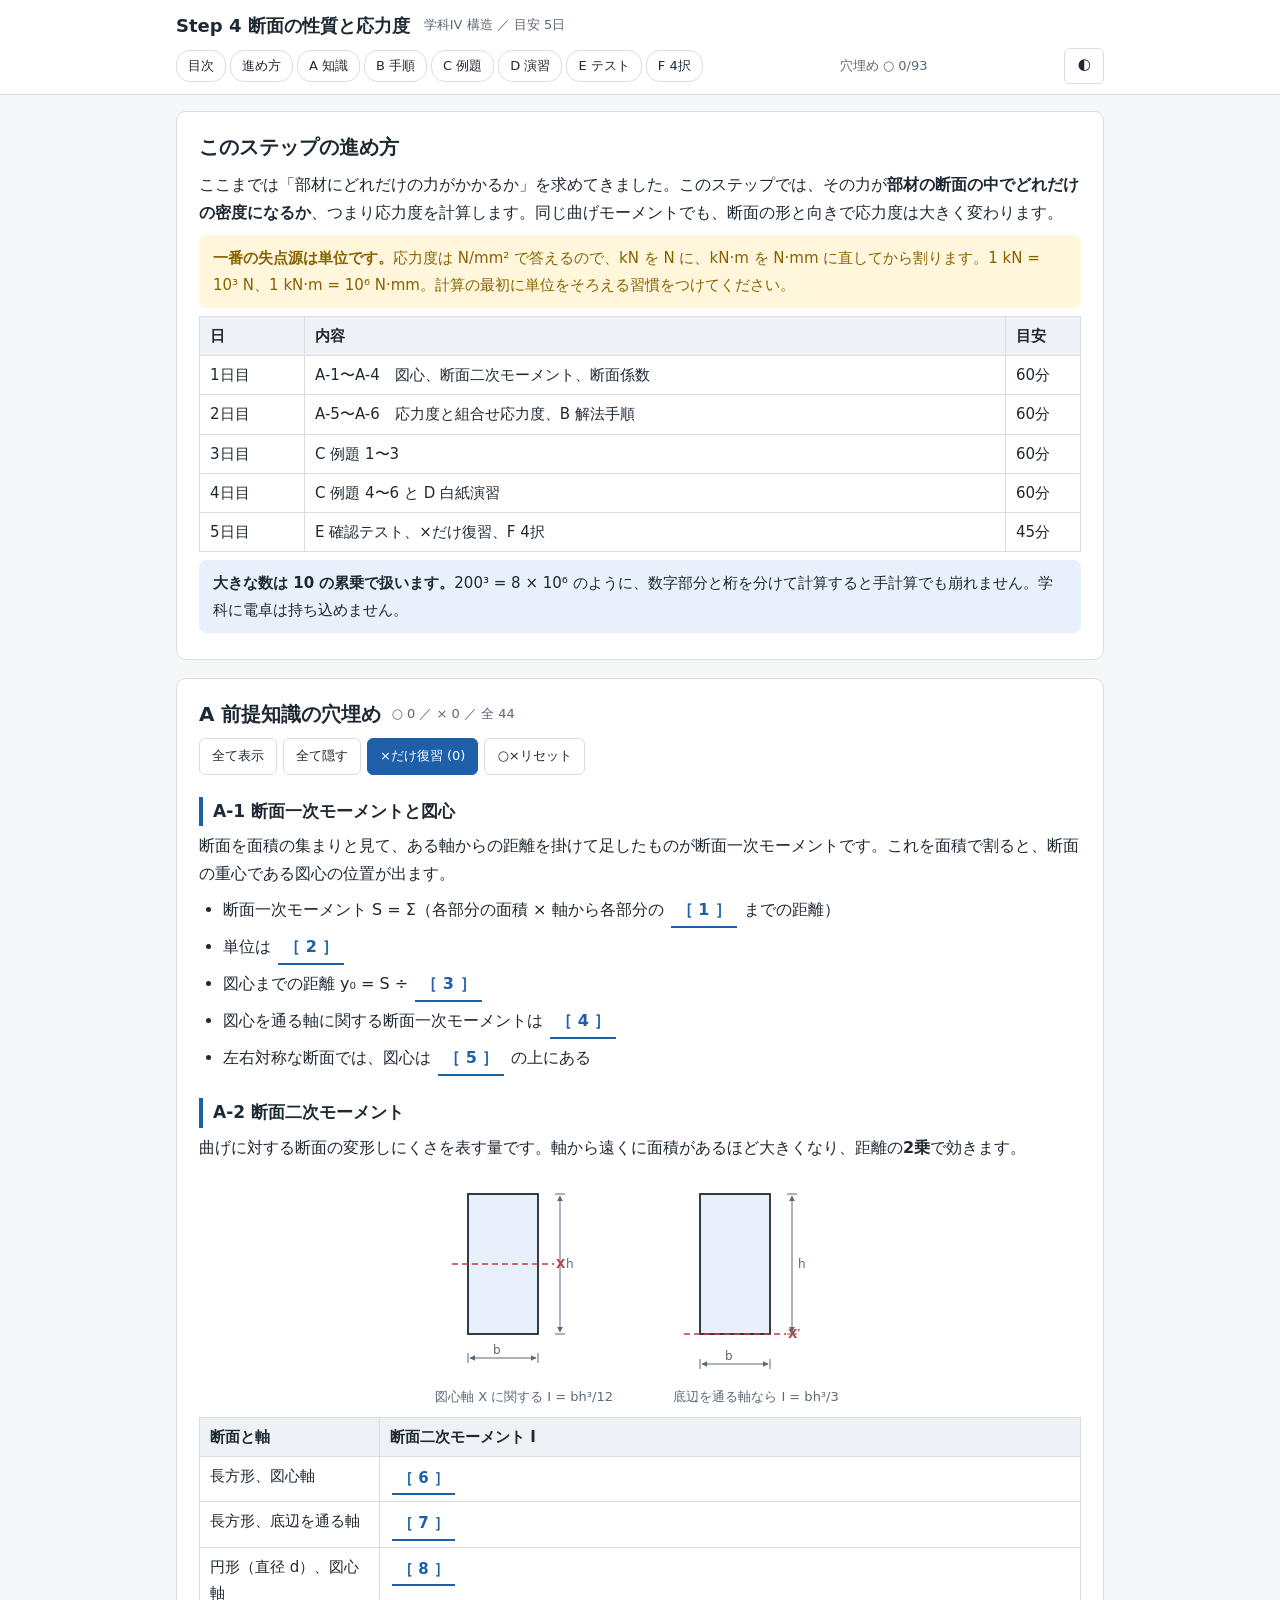
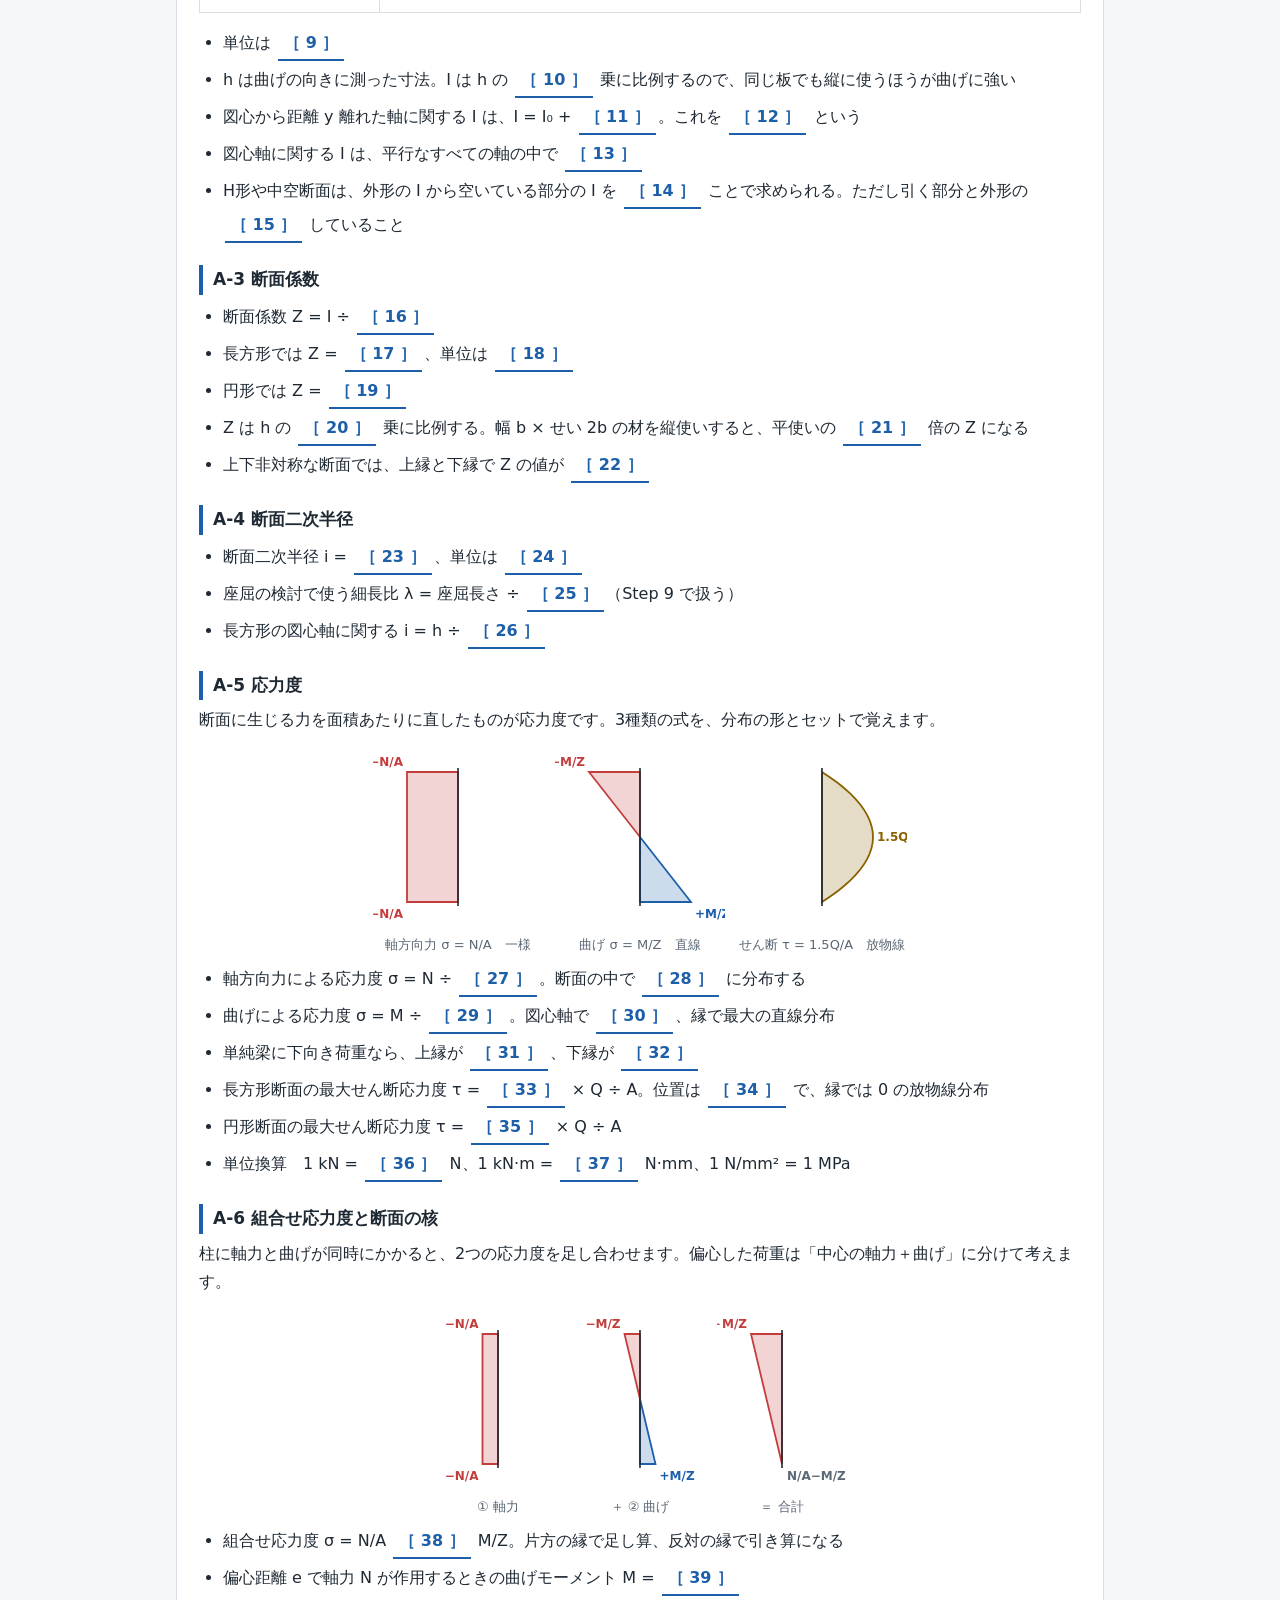
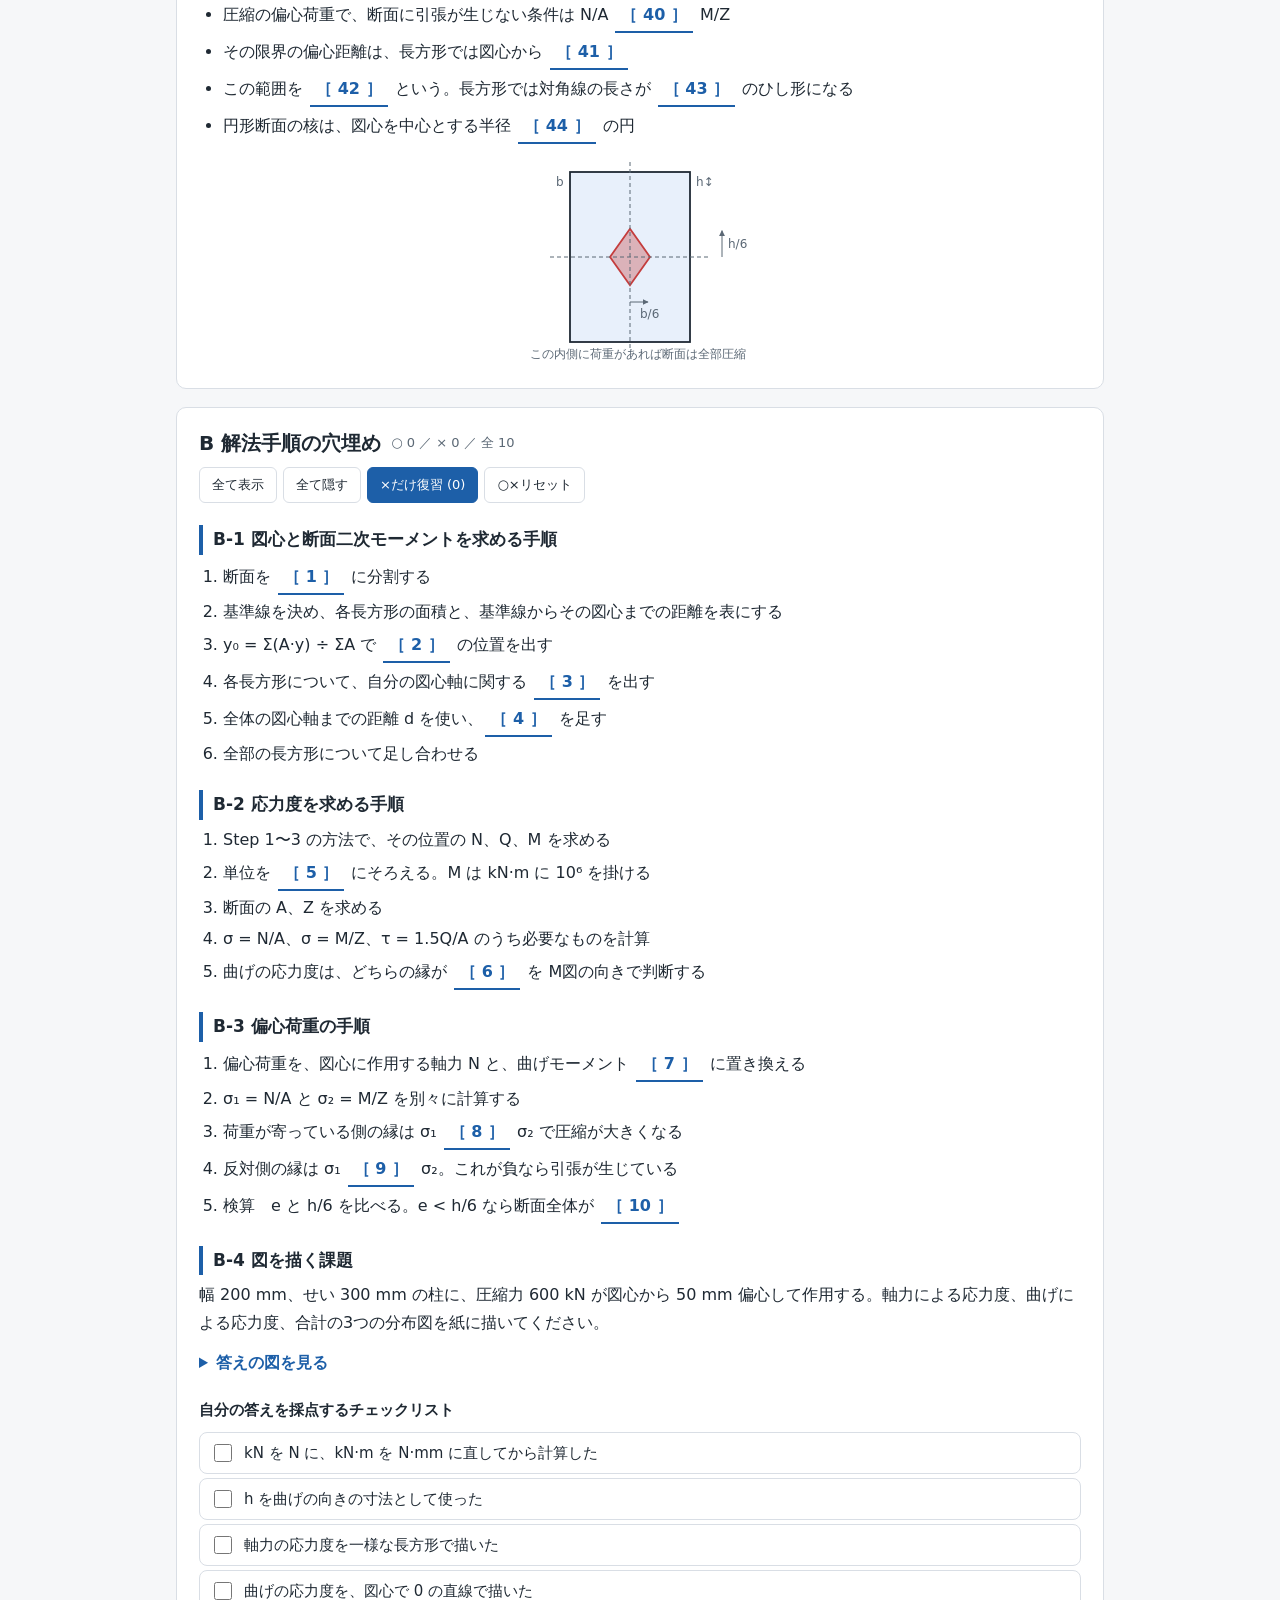
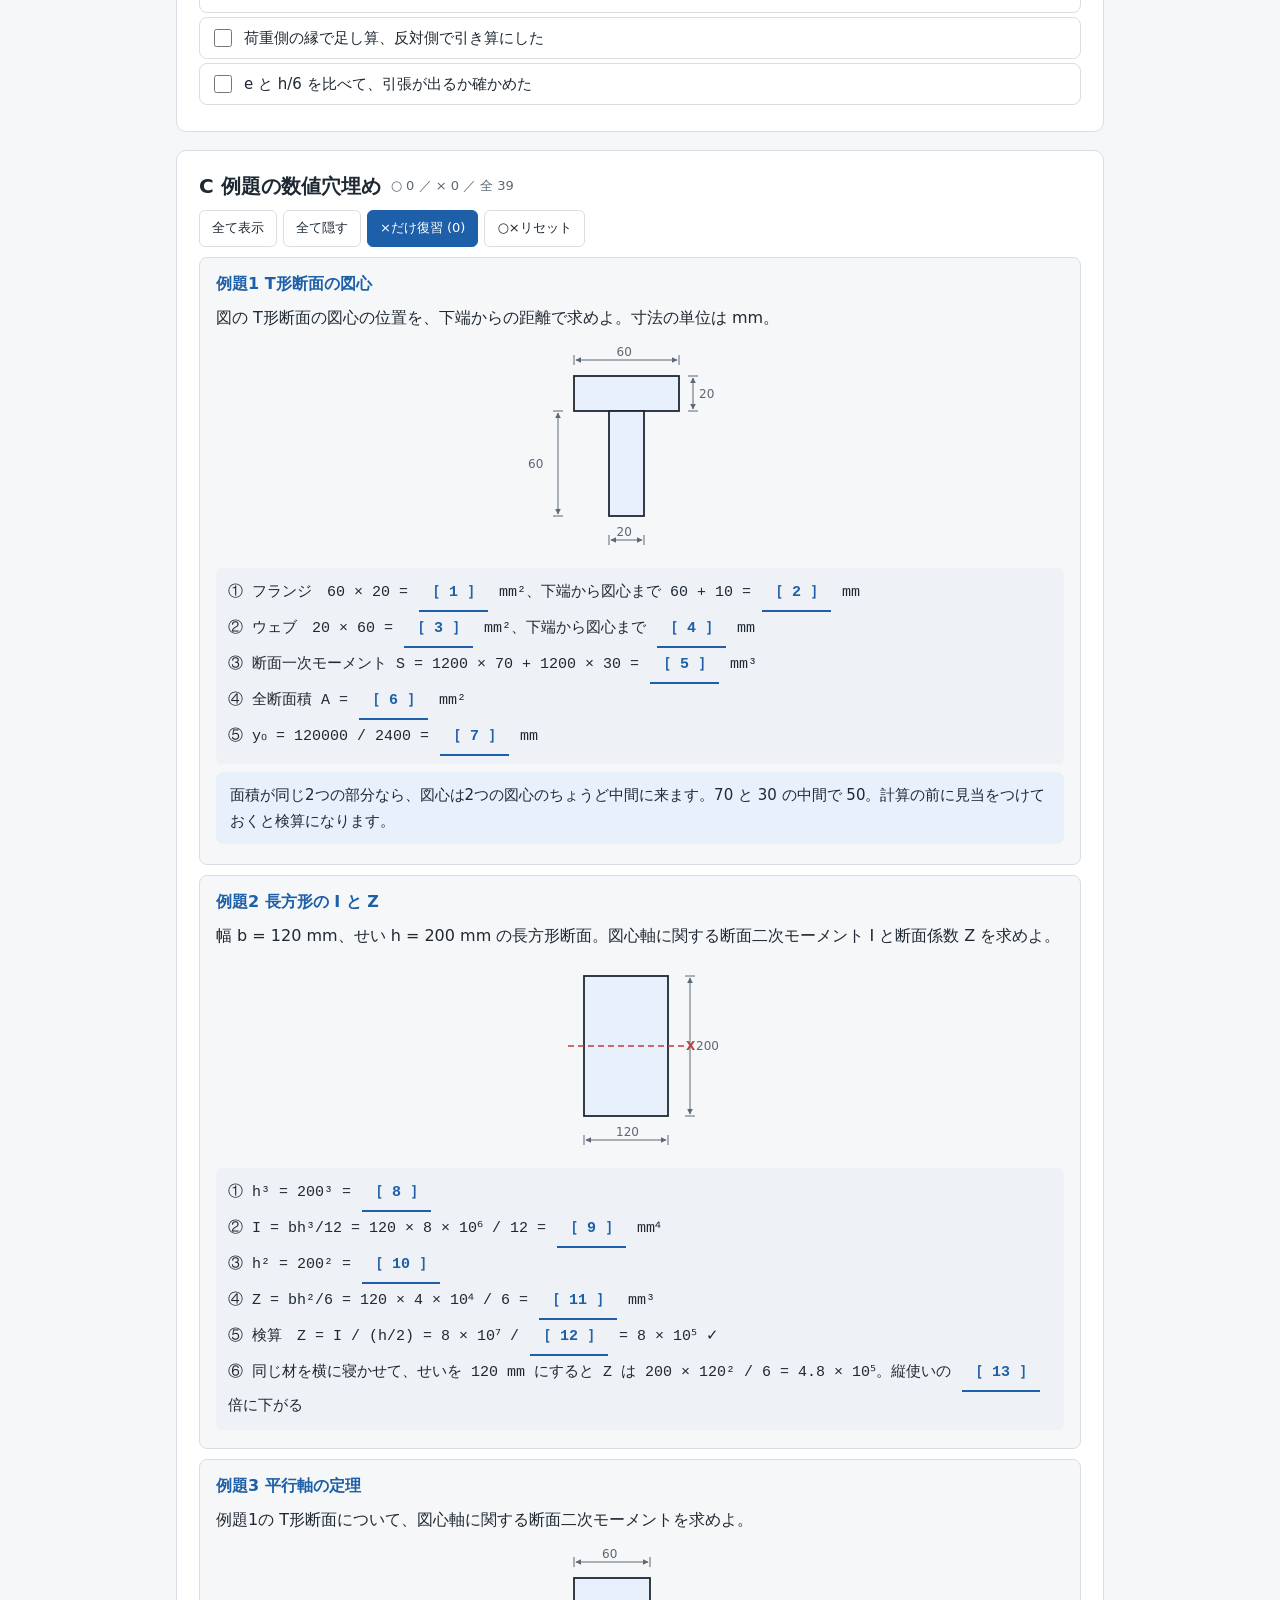
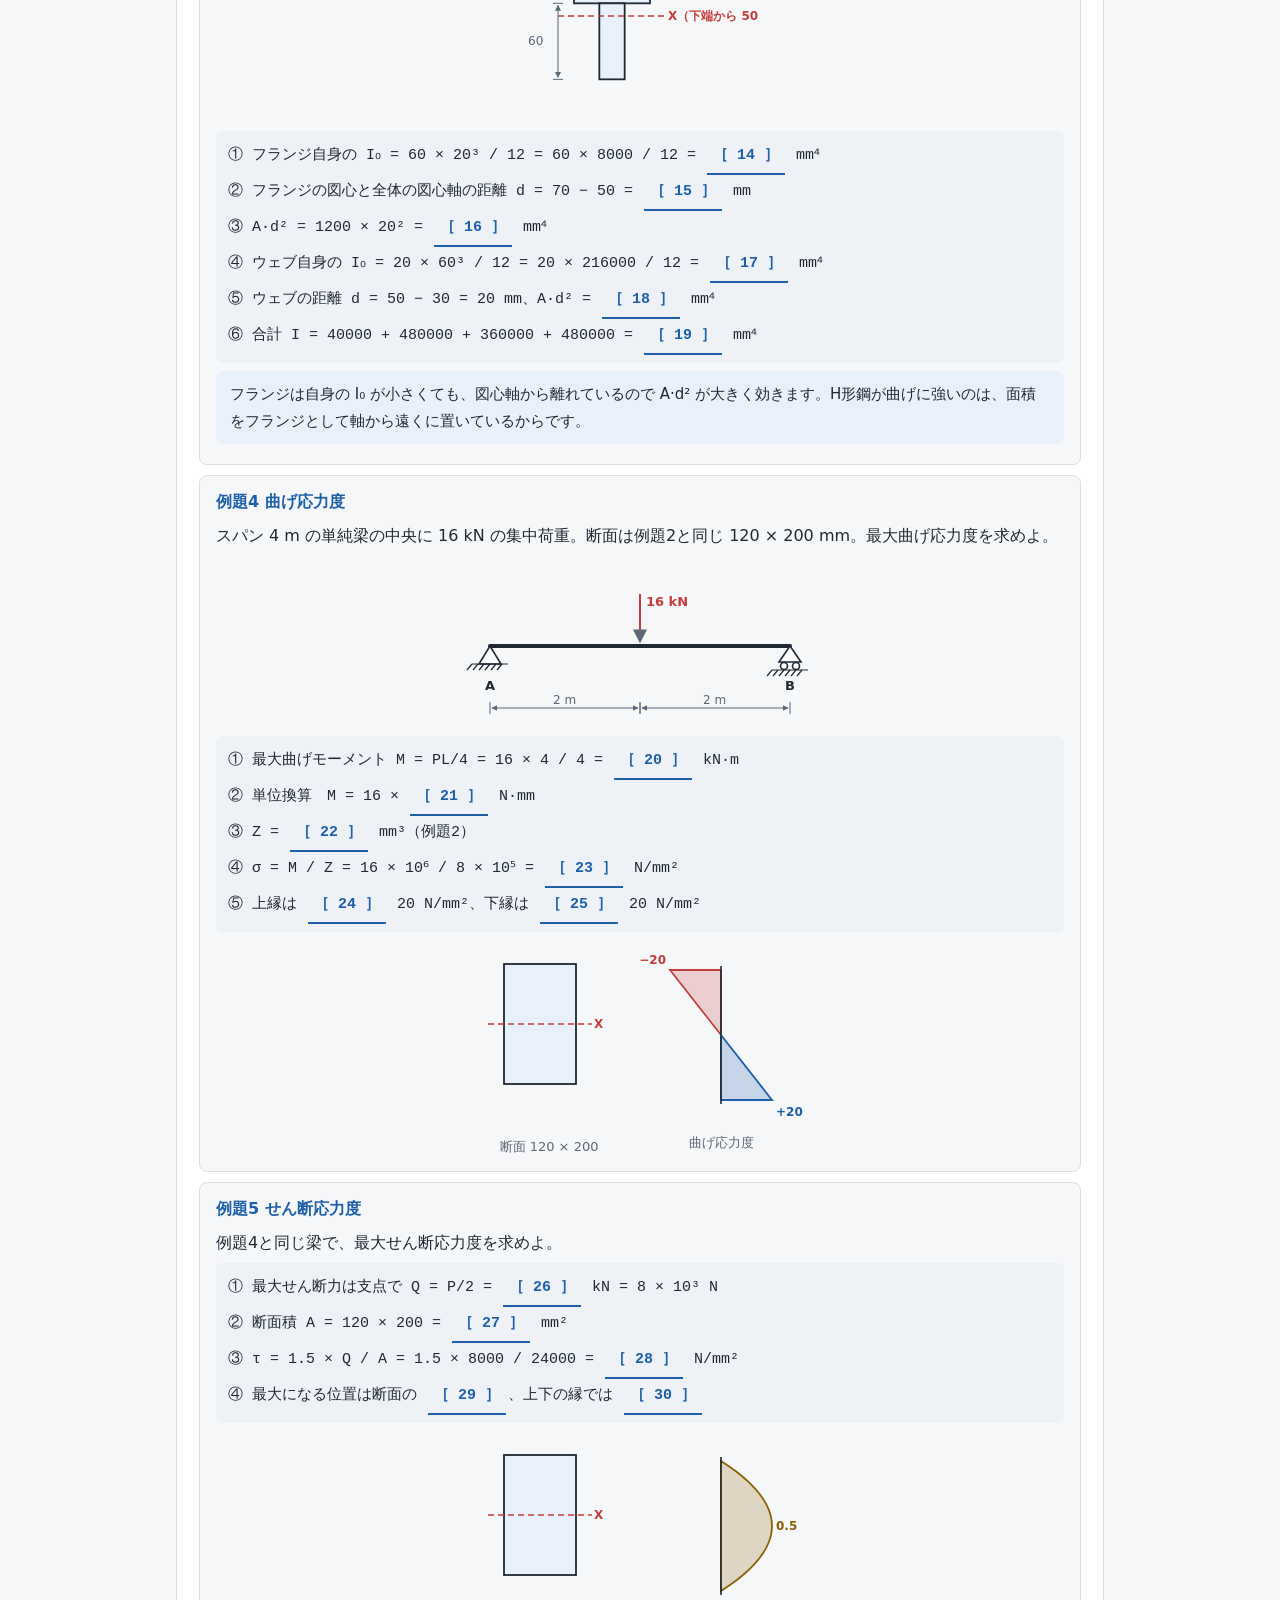
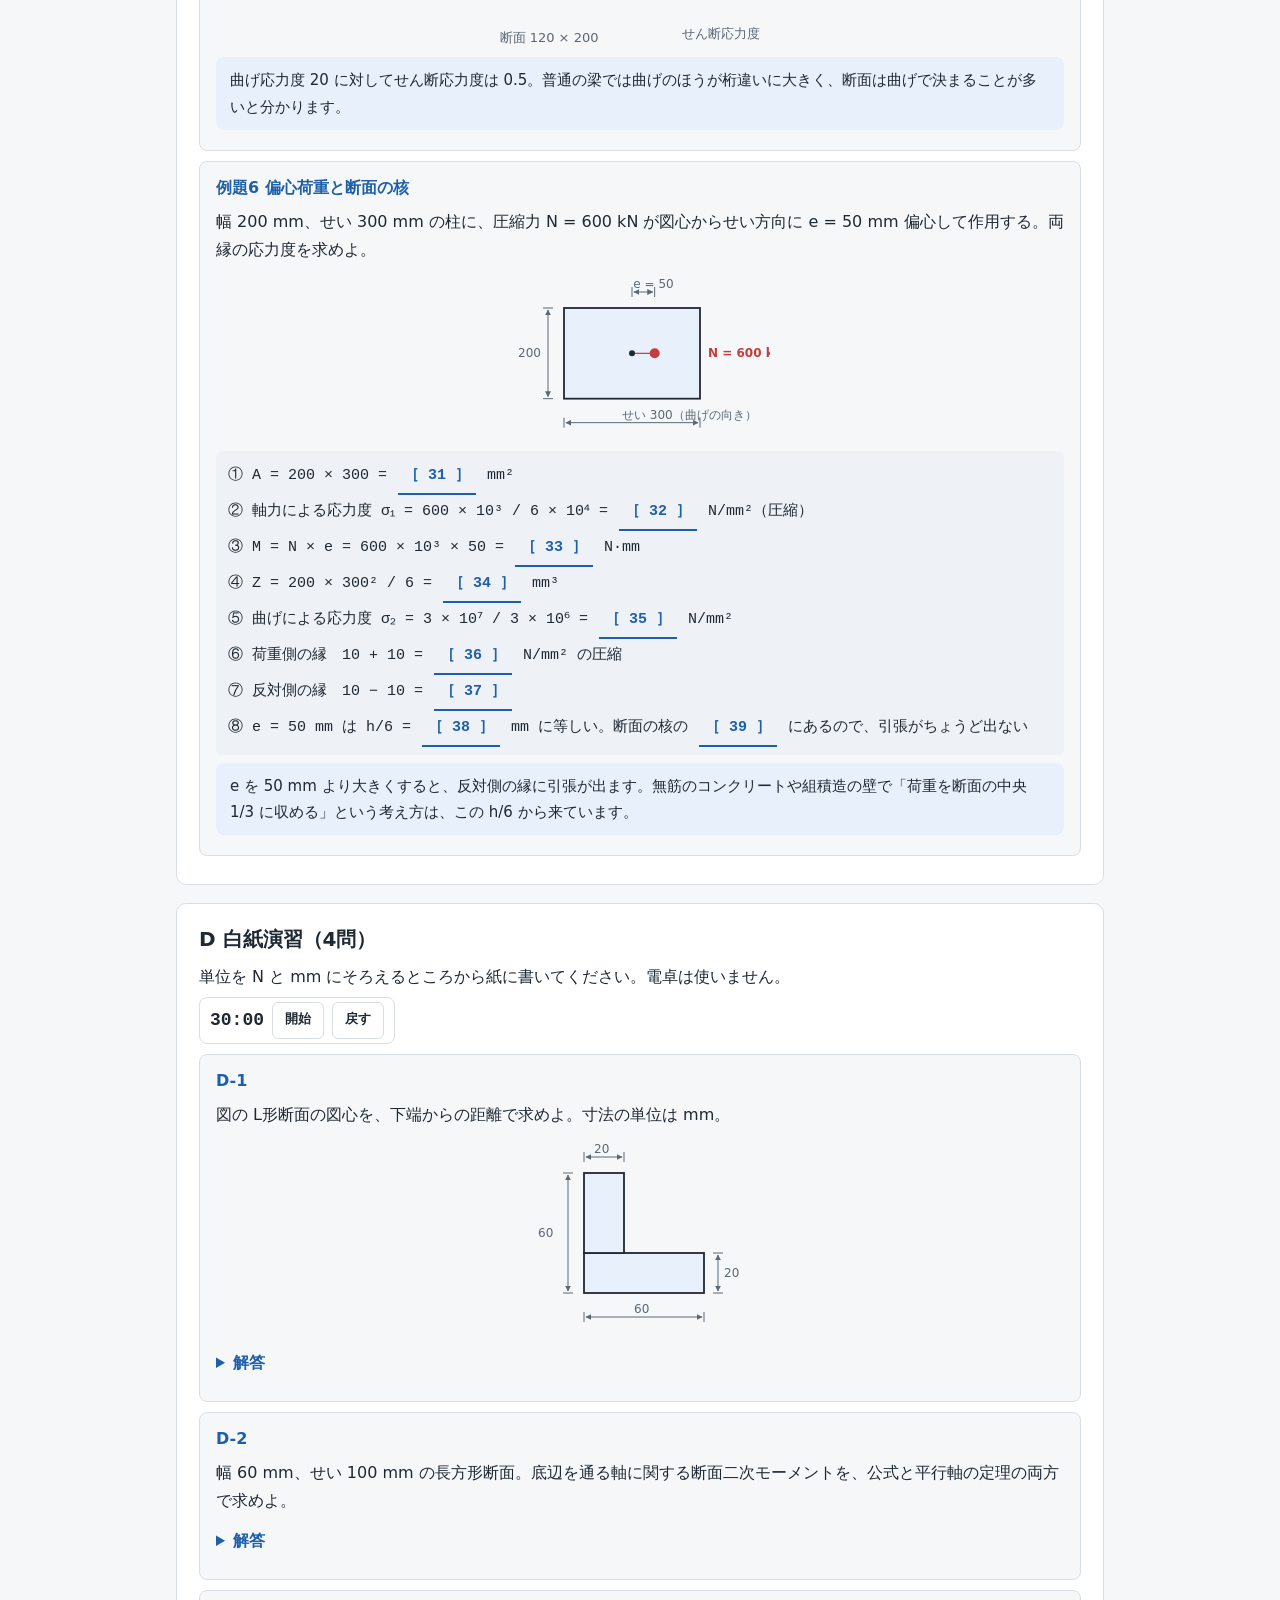
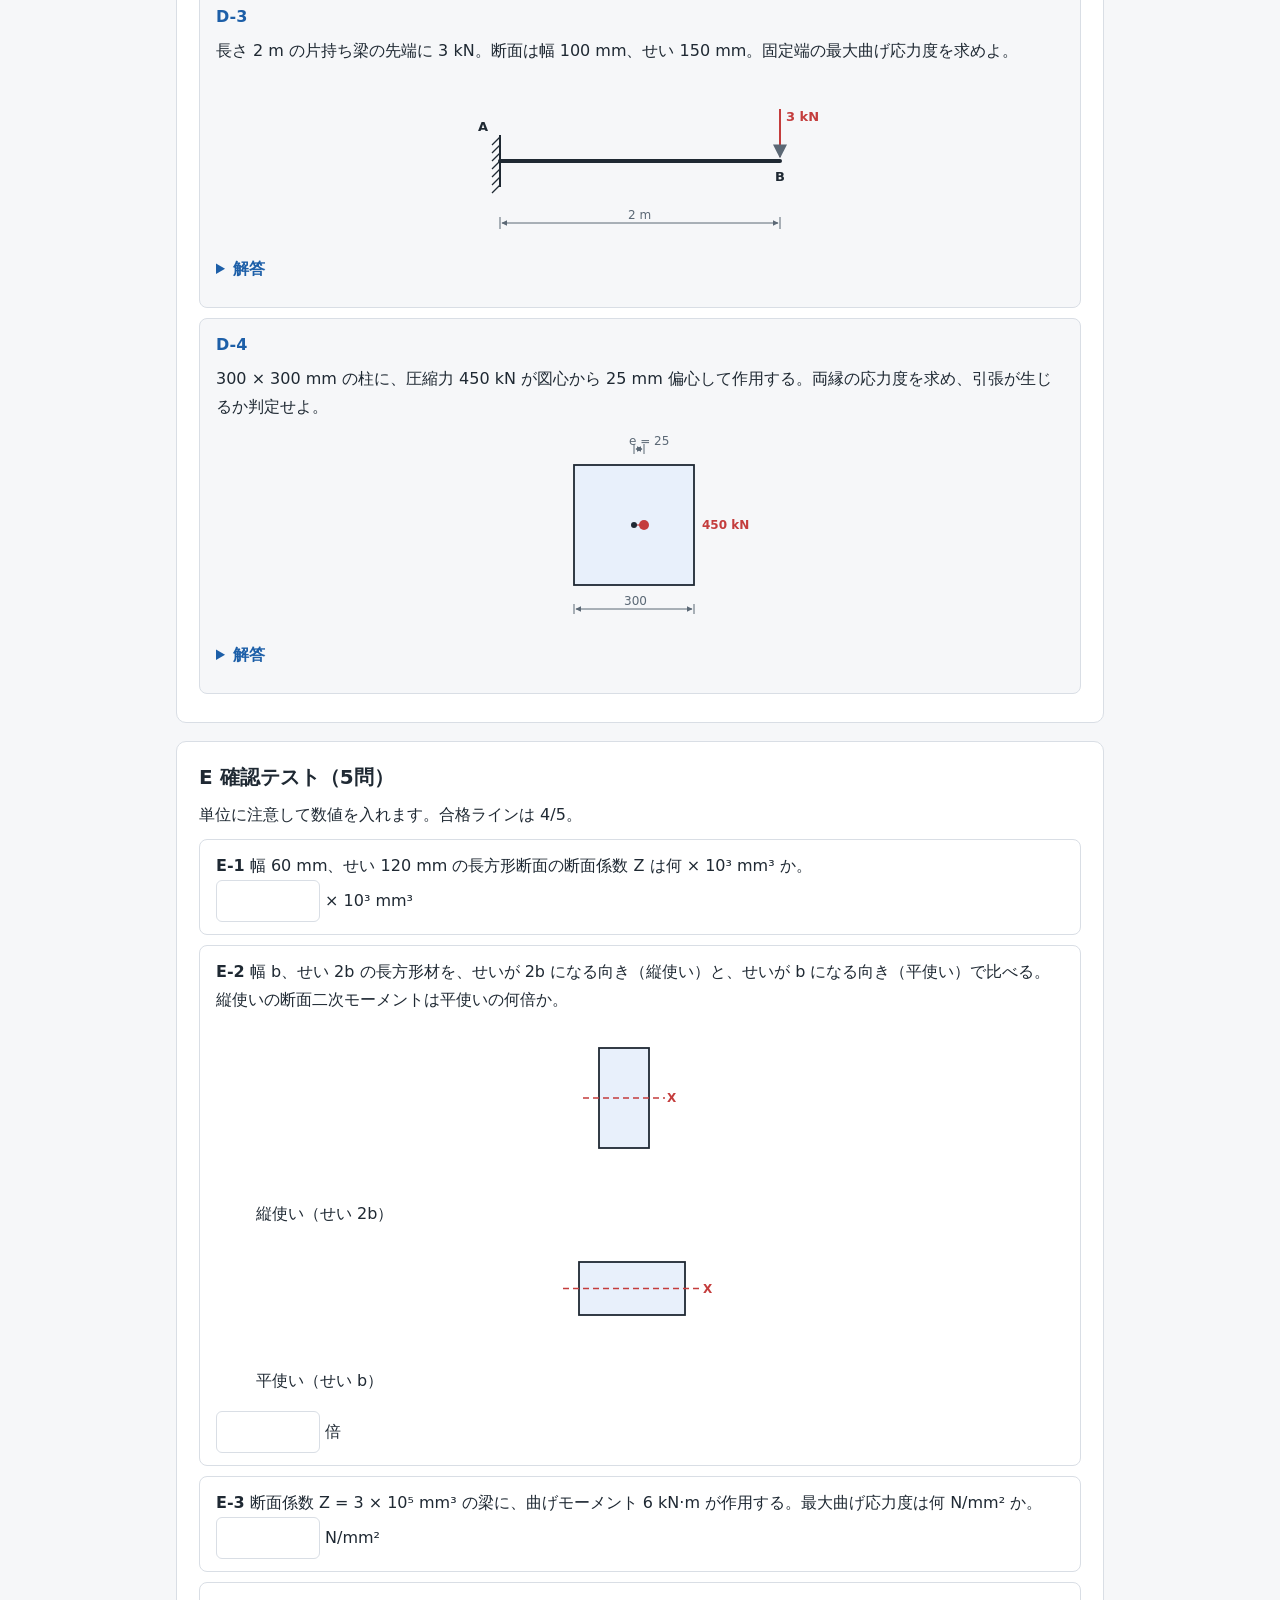
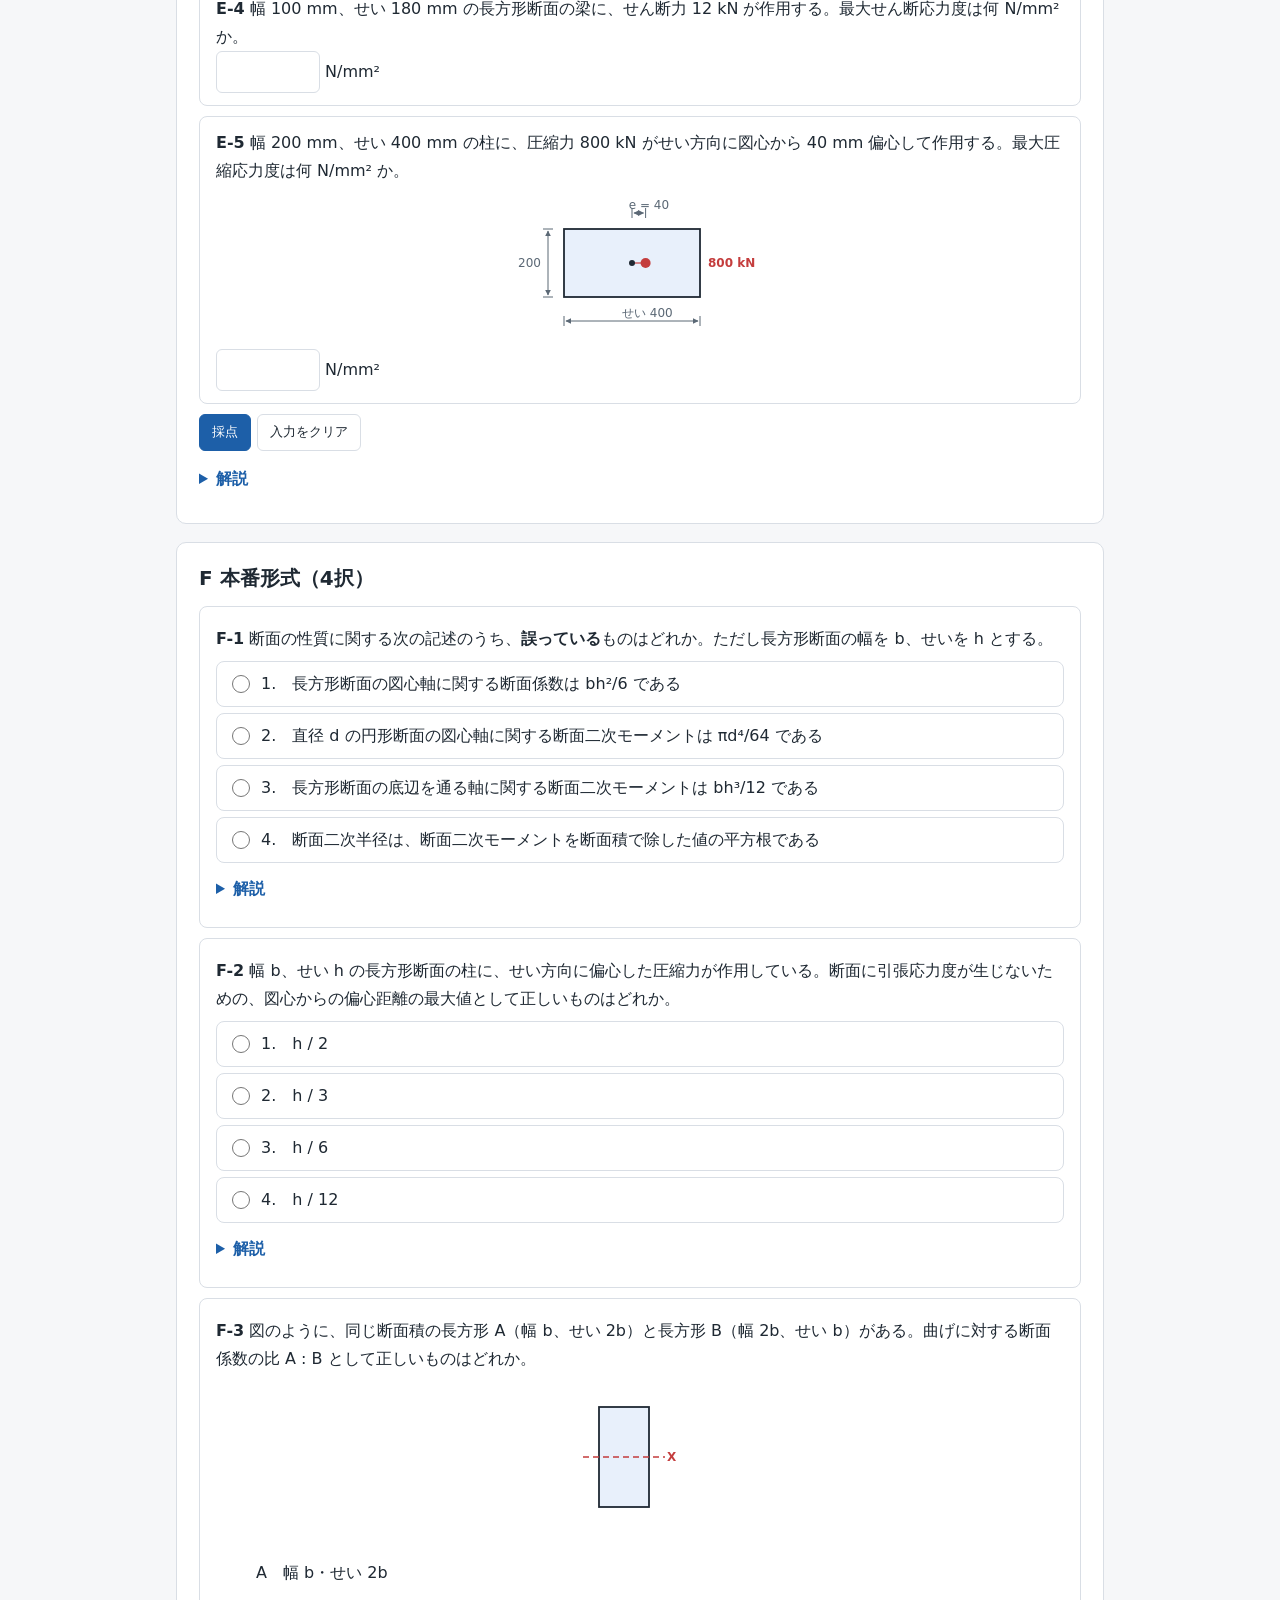
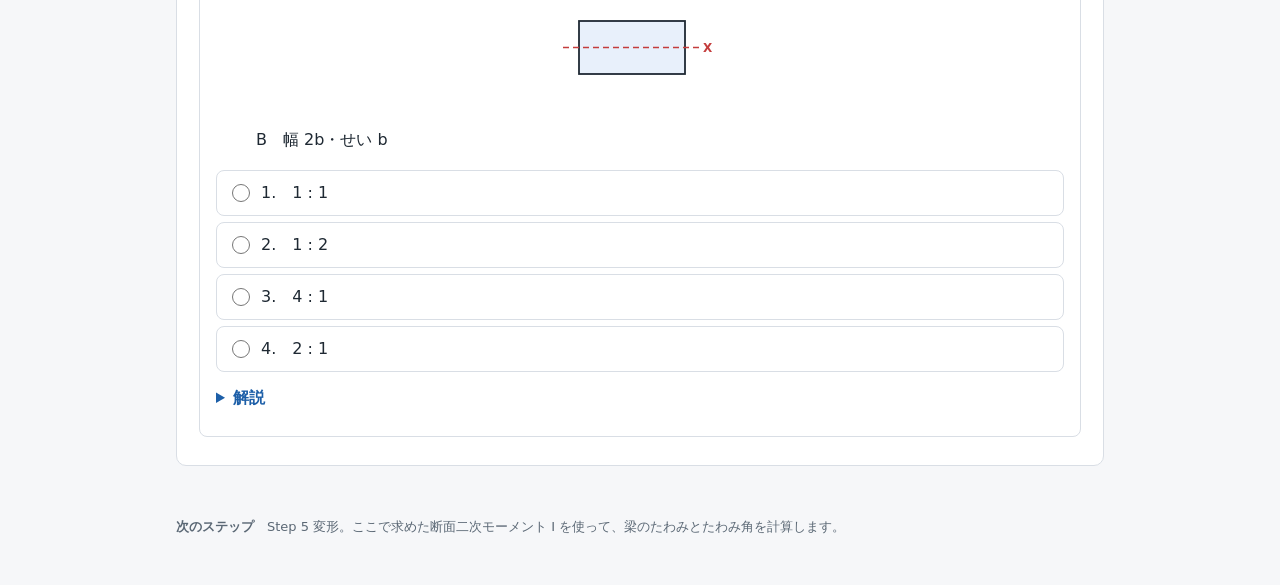
<file: structure/mechanics/S04.html>
<!DOCTYPE html>
<html lang="ja">
<head>
<meta charset="UTF-8">
<meta name="viewport" content="width=device-width, initial-scale=1">
<title>Step 4 断面の性質と応力度 ｜ 一級建築士 構造力学</title>
<link rel="manifest" href="../../manifest.webmanifest">
<meta name="theme-color" content="#1d5fa8">
<link rel="apple-touch-icon" href="../../assets/icon-180.png">
<link rel="stylesheet" href="../../assets/app.css">
</head>
<body>
<header><div class="hin">
  <h1>Step 4 断面の性質と応力度</h1>
  <span class="sub">学科IV 構造 ／ 目安 5日</span>
  <nav class="tabs">
    <a href="../../index.html">目次</a><a href="#intro">進め方</a><a href="#A">A 知識</a><a href="#B">B 手順</a><a href="#C">C 例題</a><a href="#D">D 演習</a><a href="#E">E テスト</a><a href="#F">F 4択</a>
  </nav>
  <span class="prog" id="gprog"></span>
</div></header>

<main>

<!-- ===================== 進め方 ===================== -->
<section class="card" id="intro">
<h2>このステップの進め方</h2>
<p>ここまでは「部材にどれだけの力がかかるか」を求めてきました。このステップでは、その力が<b>部材の断面の中でどれだけの密度になるか</b>、つまり応力度を計算します。同じ曲げモーメントでも、断面の形と向きで応力度は大きく変わります。</p>
<div class="warn">
<b>一番の失点源は単位です。</b>応力度は N/mm² で答えるので、kN を N に、kN·m を N·mm に直してから割ります。1 kN = 10³ N、1 kN·m = 10⁶ N·mm。計算の最初に単位をそろえる習慣をつけてください。
</div>
<table>
<tr><th style="width:7em">日</th><th>内容</th><th style="width:5em">目安</th></tr>
<tr><td>1日目</td><td>A-1〜A-4　図心、断面二次モーメント、断面係数</td><td>60分</td></tr>
<tr><td>2日目</td><td>A-5〜A-6　応力度と組合せ応力度、B 解法手順</td><td>60分</td></tr>
<tr><td>3日目</td><td>C 例題 1〜3</td><td>60分</td></tr>
<tr><td>4日目</td><td>C 例題 4〜6 と D 白紙演習</td><td>60分</td></tr>
<tr><td>5日目</td><td>E 確認テスト、×だけ復習、F 4択</td><td>45分</td></tr>
</table>
<p class="note"><b>大きな数は 10 の累乗で扱います。</b>200³ = 8 × 10⁶ のように、数字部分と桁を分けて計算すると手計算でも崩れません。学科に電卓は持ち込めません。</p>
</section>

<!-- ===================== A ===================== -->
<section class="card" id="A" data-sec="A">
<h2>A 前提知識の穴埋め <span class="cnt"></span></h2>
<div class="tools">
  <button data-act="show">全て表示</button><button data-act="hide">全て隠す</button>
  <button data-act="review" class="pri">×だけ復習</button><button data-act="reset">○×リセット</button>
</div>

<h3>A-1 断面一次モーメントと図心</h3>
<p>断面を面積の集まりと見て、ある軸からの距離を掛けて足したものが断面一次モーメントです。これを面積で割ると、断面の重心である図心の位置が出ます。</p>
<ul>
<li>断面一次モーメント S = Σ（各部分の面積 × 軸から各部分の <span class="bl" data-a="図心">＿</span> までの距離）</li>
<li>単位は <span class="bl" data-a="mm³">＿</span></li>
<li>図心までの距離 y₀ = S ÷ <span class="bl" data-a="全断面積 A">＿</span></li>
<li>図心を通る軸に関する断面一次モーメントは <span class="bl" data-a="0">＿</span></li>
<li>左右対称な断面では、図心は <span class="bl" data-a="対称軸">＿</span> の上にある</li>
</ul>

<h3>A-2 断面二次モーメント</h3>
<p>曲げに対する断面の変形しにくさを表す量です。軸から遠くに面積があるほど大きくなり、距離の<b>2乗</b>で効きます。</p>
<div class="figrow" id="figRect"></div>
<div class="scroll"><table>
<tr><th style="width:12em">断面と軸</th><th>断面二次モーメント I</th></tr>
<tr><td>長方形、図心軸</td><td><span class="bl" data-a="bh³/12">＿</span></td></tr>
<tr><td>長方形、底辺を通る軸</td><td><span class="bl" data-a="bh³/3">＿</span></td></tr>
<tr><td>円形（直径 d）、図心軸</td><td><span class="bl" data-a="πd⁴/64">＿</span></td></tr>
</table></div>
<ul>
<li>単位は <span class="bl" data-a="mm⁴">＿</span></li>
<li>h は曲げの向きに測った寸法。I は h の <span class="bl" data-a="3">＿</span> 乗に比例するので、同じ板でも縦に使うほうが曲げに強い</li>
<li>図心から距離 y 離れた軸に関する I は、I = I₀ + <span class="bl" data-a="A·y²">＿</span>。これを <span class="bl" data-a="平行軸の定理">＿</span> という</li>
<li>図心軸に関する I は、平行なすべての軸の中で <span class="bl" data-a="最小">＿</span></li>
<li>H形や中空断面は、外形の I から空いている部分の I を <span class="bl" data-a="引く">＿</span> ことで求められる。ただし引く部分と外形の <span class="bl" data-a="図心軸が一致">＿</span> していること</li>
</ul>

<h3>A-3 断面係数</h3>
<ul>
<li>断面係数 Z = I ÷ <span class="bl" data-a="図心から縁までの距離 y">＿</span></li>
<li>長方形では Z = <span class="bl" data-a="bh²/6">＿</span>、単位は <span class="bl" data-a="mm³">＿</span></li>
<li>円形では Z = <span class="bl" data-a="πd³/32">＿</span></li>
<li>Z は h の <span class="bl" data-a="2">＿</span> 乗に比例する。幅 b × せい 2b の材を縦使いすると、平使いの <span class="bl" data-a="2">＿</span> 倍の Z になる</li>
<li>上下非対称な断面では、上縁と下縁で Z の値が <span class="bl" data-a="異なる">＿</span></li>
</ul>

<h3>A-4 断面二次半径</h3>
<ul>
<li>断面二次半径 i = <span class="bl" data-a="√(I/A)">＿</span>、単位は <span class="bl" data-a="mm">＿</span></li>
<li>座屈の検討で使う細長比 λ = 座屈長さ ÷ <span class="bl" data-a="i">＿</span>（Step 9 で扱う）</li>
<li>長方形の図心軸に関する i = h ÷ <span class="bl" data-a="√12（≒ 3.46）">＿</span></li>
</ul>

<h3>A-5 応力度</h3>
<p>断面に生じる力を面積あたりに直したものが応力度です。3種類の式を、分布の形とセットで覚えます。</p>
<div class="figrow" id="figDist"></div>
<ul>
<li>軸方向力による応力度 σ = N ÷ <span class="bl" data-a="A">＿</span>。断面の中で <span class="bl" data-a="一様">＿</span> に分布する</li>
<li>曲げによる応力度 σ = M ÷ <span class="bl" data-a="Z">＿</span>。図心軸で <span class="bl" data-a="0">＿</span>、縁で最大の直線分布</li>
<li>単純梁に下向き荷重なら、上縁が <span class="bl" data-a="圧縮">＿</span>、下縁が <span class="bl" data-a="引張">＿</span></li>
<li>長方形断面の最大せん断応力度 τ = <span class="bl" data-a="1.5">＿</span> × Q ÷ A。位置は <span class="bl" data-a="図心軸（中央）">＿</span> で、縁では 0 の放物線分布</li>
<li>円形断面の最大せん断応力度 τ = <span class="bl" data-a="4/3">＿</span> × Q ÷ A</li>
<li>単位換算　1 kN = <span class="bl" data-a="10³">＿</span> N、1 kN·m = <span class="bl" data-a="10⁶">＿</span> N·mm、1 N/mm² = 1 MPa</li>
</ul>

<h3>A-6 組合せ応力度と断面の核</h3>
<p>柱に軸力と曲げが同時にかかると、2つの応力度を足し合わせます。偏心した荷重は「中心の軸力＋曲げ」に分けて考えます。</p>
<div class="figrow" id="figComb"></div>
<ul>
<li>組合せ応力度 σ = N/A <span class="bl" data-a="±">＿</span> M/Z。片方の縁で足し算、反対の縁で引き算になる</li>
<li>偏心距離 e で軸力 N が作用するときの曲げモーメント M = <span class="bl" data-a="N × e">＿</span></li>
<li>圧縮の偏心荷重で、断面に引張が生じない条件は N/A <span class="bl" data-a="≧">＿</span> M/Z</li>
<li>その限界の偏心距離は、長方形では図心から <span class="bl" data-a="h/6">＿</span></li>
<li>この範囲を <span class="bl" data-a="断面の核">＿</span> という。長方形では対角線の長さが <span class="bl" data-a="h/3 と b/3">＿</span> のひし形になる</li>
<li>円形断面の核は、図心を中心とする半径 <span class="bl" data-a="d/8">＿</span> の円</li>
</ul>
<div id="figCore"></div>
</section>

<!-- ===================== B ===================== -->
<section class="card" id="B" data-sec="B">
<h2>B 解法手順の穴埋め <span class="cnt"></span></h2>
<div class="tools">
  <button data-act="show">全て表示</button><button data-act="hide">全て隠す</button>
  <button data-act="review" class="pri">×だけ復習</button><button data-act="reset">○×リセット</button>
</div>

<h3>B-1 図心と断面二次モーメントを求める手順</h3>
<ol>
<li>断面を <span class="bl" data-a="長方形">＿</span> に分割する</li>
<li>基準線を決め、各長方形の面積と、基準線からその図心までの距離を表にする</li>
<li>y₀ = Σ(A·y) ÷ ΣA で <span class="bl" data-a="図心">＿</span> の位置を出す</li>
<li>各長方形について、自分の図心軸に関する <span class="bl" data-a="bh³/12">＿</span> を出す</li>
<li>全体の図心軸までの距離 d を使い、<span class="bl" data-a="A·d²">＿</span> を足す</li>
<li>全部の長方形について足し合わせる</li>
</ol>

<h3>B-2 応力度を求める手順</h3>
<ol>
<li>Step 1〜3 の方法で、その位置の N、Q、M を求める</li>
<li>単位を <span class="bl" data-a="N と mm">＿</span> にそろえる。M は kN·m に 10⁶ を掛ける</li>
<li>断面の A、Z を求める</li>
<li>σ = N/A、σ = M/Z、τ = 1.5Q/A のうち必要なものを計算</li>
<li>曲げの応力度は、どちらの縁が <span class="bl" data-a="引張か圧縮か">＿</span> を M図の向きで判断する</li>
</ol>

<h3>B-3 偏心荷重の手順</h3>
<ol>
<li>偏心荷重を、図心に作用する軸力 N と、曲げモーメント <span class="bl" data-a="M = N·e">＿</span> に置き換える</li>
<li>σ₁ = N/A と σ₂ = M/Z を別々に計算する</li>
<li>荷重が寄っている側の縁は σ₁ <span class="bl" data-a="＋">＿</span> σ₂ で圧縮が大きくなる</li>
<li>反対側の縁は σ₁ <span class="bl" data-a="−">＿</span> σ₂。これが負なら引張が生じている</li>
<li>検算　e と h/6 を比べる。e &lt; h/6 なら断面全体が <span class="bl" data-a="圧縮">＿</span></li>
</ol>

<h3 id="B4">B-4 図を描く課題</h3>
<p>幅 200 mm、せい 300 mm の柱に、圧縮力 600 kN が図心から 50 mm 偏心して作用する。軸力による応力度、曲げによる応力度、合計の3つの分布図を紙に描いてください。</p>
<details><summary>答えの図を見る</summary><div>
<div class="figrow" id="figB4"></div>
<p>軸力による応力度は一様に 10 N/mm²。曲げによる応力度は縁で ±10 N/mm²。合計すると荷重側の縁が 20 N/mm² の圧縮、反対側の縁がちょうど 0 になります。e = 50 mm は h/6 = 300/6 と一致するので、断面の核のちょうど境界です。</p>
</div></details>

<h4>自分の答えを採点するチェックリスト</h4>
<ul class="chk">
<li><label><input type="checkbox" data-ck="s4-1"><span>kN を N に、kN·m を N·mm に直してから計算した</span></label></li>
<li><label><input type="checkbox" data-ck="s4-2"><span>h を曲げの向きの寸法として使った</span></label></li>
<li><label><input type="checkbox" data-ck="s4-3"><span>軸力の応力度を一様な長方形で描いた</span></label></li>
<li><label><input type="checkbox" data-ck="s4-4"><span>曲げの応力度を、図心で 0 の直線で描いた</span></label></li>
<li><label><input type="checkbox" data-ck="s4-5"><span>荷重側の縁で足し算、反対側で引き算にした</span></label></li>
<li><label><input type="checkbox" data-ck="s4-6"><span>e と h/6 を比べて、引張が出るか確かめた</span></label></li>
</ul>
</section>

<!-- ===================== C ===================== -->
<section class="card" id="C" data-sec="C">
<h2>C 例題の数値穴埋め <span class="cnt"></span></h2>
<div class="tools">
  <button data-act="show">全て表示</button><button data-act="hide">全て隠す</button>
  <button data-act="review" class="pri">×だけ復習</button><button data-act="reset">○×リセット</button>
</div>

<div class="ex"><div class="ttl">例題1 T形断面の図心</div>
<p>図の T形断面の図心の位置を、下端からの距離で求めよ。寸法の単位は mm。</p>
<div id="figC1"></div>
<div class="calc">
① フランジ　60 × 20 = <span class="bl" data-a="1200">＿</span> mm²、下端から図心まで 60 + 10 = <span class="bl" data-a="70">＿</span> mm<br>
② ウェブ　20 × 60 = <span class="bl" data-a="1200">＿</span> mm²、下端から図心まで <span class="bl" data-a="30">＿</span> mm<br>
③ 断面一次モーメント S = 1200 × 70 + 1200 × 30 = <span class="bl" data-a="120000（1.2 × 10⁵）">＿</span> mm³<br>
④ 全断面積 A = <span class="bl" data-a="2400">＿</span> mm²<br>
⑤ y₀ = 120000 / 2400 = <span class="bl" data-a="50">＿</span> mm
</div>
<p class="note">面積が同じ2つの部分なら、図心は2つの図心のちょうど中間に来ます。70 と 30 の中間で 50。計算の前に見当をつけておくと検算になります。</p>
</div>

<div class="ex"><div class="ttl">例題2 長方形の I と Z</div>
<p>幅 b = 120 mm、せい h = 200 mm の長方形断面。図心軸に関する断面二次モーメント I と断面係数 Z を求めよ。</p>
<div id="figC2"></div>
<div class="calc">
① h³ = 200³ = <span class="bl" data-a="8 × 10⁶">＿</span><br>
② I = bh³/12 = 120 × 8 × 10⁶ / 12 = <span class="bl" data-a="8 × 10⁷">＿</span> mm⁴<br>
③ h² = 200² = <span class="bl" data-a="4 × 10⁴">＿</span><br>
④ Z = bh²/6 = 120 × 4 × 10⁴ / 6 = <span class="bl" data-a="8 × 10⁵">＿</span> mm³<br>
⑤ 検算　Z = I / (h/2) = 8 × 10⁷ / <span class="bl" data-a="100">＿</span> = 8 × 10⁵ ✓<br>
⑥ 同じ材を横に寝かせて、せいを 120 mm にすると Z は 200 × 120² / 6 = 4.8 × 10⁵。縦使いの <span class="bl" data-a="0.6（= 120/200）">＿</span> 倍に下がる
</div>
</div>

<div class="ex"><div class="ttl">例題3 平行軸の定理</div>
<p>例題1の T形断面について、図心軸に関する断面二次モーメントを求めよ。</p>
<div id="figC3"></div>
<div class="calc">
① フランジ自身の I₀ = 60 × 20³ / 12 = 60 × 8000 / 12 = <span class="bl" data-a="40000">＿</span> mm⁴<br>
② フランジの図心と全体の図心軸の距離 d = 70 − 50 = <span class="bl" data-a="20">＿</span> mm<br>
③ A·d² = 1200 × 20² = <span class="bl" data-a="480000">＿</span> mm⁴<br>
④ ウェブ自身の I₀ = 20 × 60³ / 12 = 20 × 216000 / 12 = <span class="bl" data-a="360000">＿</span> mm⁴<br>
⑤ ウェブの距離 d = 50 − 30 = 20 mm、A·d² = <span class="bl" data-a="480000">＿</span> mm⁴<br>
⑥ 合計 I = 40000 + 480000 + 360000 + 480000 = <span class="bl" data-a="1360000（1.36 × 10⁶）">＿</span> mm⁴
</div>
<p class="note">フランジは自身の I₀ が小さくても、図心軸から離れているので A·d² が大きく効きます。H形鋼が曲げに強いのは、面積をフランジとして軸から遠くに置いているからです。</p>
</div>

<div class="ex"><div class="ttl">例題4 曲げ応力度</div>
<p>スパン 4 m の単純梁の中央に 16 kN の集中荷重。断面は例題2と同じ 120 × 200 mm。最大曲げ応力度を求めよ。</p>
<div id="figC4"></div>
<div class="calc">
① 最大曲げモーメント M = PL/4 = 16 × 4 / 4 = <span class="bl" data-a="16">＿</span> kN·m<br>
② 単位換算　M = 16 × <span class="bl" data-a="10⁶">＿</span> N·mm<br>
③ Z = <span class="bl" data-a="8 × 10⁵">＿</span> mm³（例題2）<br>
④ σ = M / Z = 16 × 10⁶ / 8 × 10⁵ = <span class="bl" data-a="20">＿</span> N/mm²<br>
⑤ 上縁は <span class="bl" data-a="圧縮">＿</span> 20 N/mm²、下縁は <span class="bl" data-a="引張">＿</span> 20 N/mm²
</div>
<div class="figrow" id="figC4d"></div>
</div>

<div class="ex"><div class="ttl">例題5 せん断応力度</div>
<p>例題4と同じ梁で、最大せん断応力度を求めよ。</p>
<div class="calc">
① 最大せん断力は支点で Q = P/2 = <span class="bl" data-a="8">＿</span> kN = 8 × 10³ N<br>
② 断面積 A = 120 × 200 = <span class="bl" data-a="24000（2.4 × 10⁴）">＿</span> mm²<br>
③ τ = 1.5 × Q / A = 1.5 × 8000 / 24000 = <span class="bl" data-a="0.5">＿</span> N/mm²<br>
④ 最大になる位置は断面の <span class="bl" data-a="図心軸（中央）">＿</span>、上下の縁では <span class="bl" data-a="0">＿</span>
</div>
<div class="figrow" id="figC5d"></div>
<p class="note">曲げ応力度 20 に対してせん断応力度は 0.5。普通の梁では曲げのほうが桁違いに大きく、断面は曲げで決まることが多いと分かります。</p>
</div>

<div class="ex"><div class="ttl">例題6 偏心荷重と断面の核</div>
<p>幅 200 mm、せい 300 mm の柱に、圧縮力 N = 600 kN が図心からせい方向に e = 50 mm 偏心して作用する。両縁の応力度を求めよ。</p>
<div id="figC6"></div>
<div class="calc">
① A = 200 × 300 = <span class="bl" data-a="60000（6 × 10⁴）">＿</span> mm²<br>
② 軸力による応力度 σ₁ = 600 × 10³ / 6 × 10⁴ = <span class="bl" data-a="10">＿</span> N/mm²（圧縮）<br>
③ M = N × e = 600 × 10³ × 50 = <span class="bl" data-a="3 × 10⁷">＿</span> N·mm<br>
④ Z = 200 × 300² / 6 = <span class="bl" data-a="3 × 10⁶">＿</span> mm³<br>
⑤ 曲げによる応力度 σ₂ = 3 × 10⁷ / 3 × 10⁶ = <span class="bl" data-a="10">＿</span> N/mm²<br>
⑥ 荷重側の縁　10 + 10 = <span class="bl" data-a="20">＿</span> N/mm² の圧縮<br>
⑦ 反対側の縁　10 − 10 = <span class="bl" data-a="0">＿</span><br>
⑧ e = 50 mm は h/6 = <span class="bl" data-a="50">＿</span> mm に等しい。断面の核の <span class="bl" data-a="境界">＿</span> にあるので、引張がちょうど出ない
</div>
<p class="note">e を 50 mm より大きくすると、反対側の縁に引張が出ます。無筋のコンクリートや組積造の壁で「荷重を断面の中央 1/3 に収める」という考え方は、この h/6 から来ています。</p>
</div>
</section>

<!-- ===================== D ===================== -->
<section class="card" id="D">
<h2>D 白紙演習（4問）</h2>
<p>単位を N と mm にそろえるところから紙に書いてください。電卓は使いません。</p>
<div class="tools" data-timer="30"></div>

<div class="ex" id="D1"><div class="ttl">D-1</div>
<p>図の L形断面の図心を、下端からの距離で求めよ。寸法の単位は mm。</p>
<div id="figD1"></div>
<details><summary>解答</summary><div>
<div class="calc">下の横板　60 × 20 = 1200 mm²、図心まで 10 mm<br>上の縦板　20 × 40 = 800 mm²、図心まで 20 + 20 = 40 mm<br>S = 1200 × 10 + 800 × 40 = 12000 + 32000 = 44000 mm³<br>y₀ = 44000 / 2000 = 22 mm</div>
<p>面積の大きい下の横板に引き寄せられて、単純な中間の 25 mm より下になります。</p>
</div></details>
</div>

<div class="ex" id="D2"><div class="ttl">D-2</div>
<p>幅 60 mm、せい 100 mm の長方形断面。底辺を通る軸に関する断面二次モーメントを、公式と平行軸の定理の両方で求めよ。</p>
<details><summary>解答</summary><div>
<div class="calc">公式　bh³/3 = 60 × 10⁶ / 3 = 2 × 10⁷ mm⁴<br>平行軸の定理　I₀ = 60 × 10⁶ / 12 = 5 × 10⁶、A·d² = 6000 × 50² = 1.5 × 10⁷<br>合計 5 × 10⁶ + 1.5 × 10⁷ = 2 × 10⁷ mm⁴ ✓</div>
<p>bh³/12 + bh × (h/2)² = bh³/12 + bh³/4 = bh³/3。公式が平行軸の定理そのものであることが分かります。</p>
</div></details>
</div>

<div class="ex" id="D3"><div class="ttl">D-3</div>
<p>長さ 2 m の片持ち梁の先端に 3 kN。断面は幅 100 mm、せい 150 mm。固定端の最大曲げ応力度を求めよ。</p>
<div id="figD3"></div>
<details><summary>解答</summary><div>
<div class="calc">M = PL = 3 × 2 = 6 kN·m = 6 × 10⁶ N·mm<br>Z = 100 × 150² / 6 = 100 × 22500 / 6 = 375000 mm³<br>σ = 6 × 10⁶ / 375000 = 16 N/mm²<br>片持ち梁なので上縁が引張、下縁が圧縮</div>
</div></details>
</div>

<div class="ex" id="D4"><div class="ttl">D-4</div>
<p>300 × 300 mm の柱に、圧縮力 450 kN が図心から 25 mm 偏心して作用する。両縁の応力度を求め、引張が生じるか判定せよ。</p>
<div id="figD4"></div>
<details><summary>解答</summary><div>
<div class="calc">A = 9 × 10⁴ mm²　σ₁ = 450 × 10³ / 9 × 10⁴ = 5 N/mm²<br>M = 450 × 10³ × 25 = 1.125 × 10⁷ N·mm　Z = 300 × 300² / 6 = 4.5 × 10⁶ mm³<br>σ₂ = 1.125 × 10⁷ / 4.5 × 10⁶ = 2.5 N/mm²<br>荷重側 5 + 2.5 = 7.5 N/mm² の圧縮、反対側 5 − 2.5 = 2.5 N/mm² の圧縮<br>e = 25 mm &lt; h/6 = 50 mm なので引張は生じない</div>
<div class="figrow" id="figD4d"></div>
</div></details>
</div>
</section>

<!-- ===================== E ===================== -->
<section class="card" id="E">
<h2>E 確認テスト（5問）</h2>
<p>単位に注意して数値を入れます。合格ラインは 4/5。</p>

<div class="qz"><b>E-1</b> 幅 60 mm、せい 120 mm の長方形断面の断面係数 Z は何 × 10³ mm³ か。<br>
<input type="number" step="any" data-a="144"> × 10³ mm³ <span class="res"></span></div>

<div class="qz"><b>E-2</b> 幅 b、せい 2b の長方形材を、せいが 2b になる向き（縦使い）と、せいが b になる向き（平使い）で比べる。縦使いの断面二次モーメントは平使いの何倍か。
<div id="figE2"></div>
<input type="number" step="any" data-a="4"> 倍 <span class="res"></span></div>

<div class="qz"><b>E-3</b> 断面係数 Z = 3 × 10⁵ mm³ の梁に、曲げモーメント 6 kN·m が作用する。最大曲げ応力度は何 N/mm² か。<br>
<input type="number" step="any" data-a="20"> N/mm² <span class="res"></span></div>

<div class="qz"><b>E-4</b> 幅 100 mm、せい 180 mm の長方形断面の梁に、せん断力 12 kN が作用する。最大せん断応力度は何 N/mm² か。<br>
<input type="number" step="any" data-a="1"> N/mm² <span class="res"></span></div>

<div class="qz"><b>E-5</b> 幅 200 mm、せい 400 mm の柱に、圧縮力 800 kN がせい方向に図心から 40 mm 偏心して作用する。最大圧縮応力度は何 N/mm² か。
<div id="figE5"></div>
<input type="number" step="any" data-a="16"> N/mm² <span class="res"></span></div>

<div class="tools"><button id="grade" class="pri">採点</button><button id="gclear">入力をクリア</button></div>
<div class="score" id="score"></div>
<details><summary>解説</summary><div>
<div class="calc">E-1　Z = 60 × 120² / 6 = 60 × 14400 / 6 = 144000 = 144 × 10³<br>
E-2　I は h³ に比例。(2b)³ / b³ = 8 と思いがちだが、平使いでは幅も 2b になる。縦使い b(2b)³/12 = 8b⁴/12、平使い 2b × b³/12 = 2b⁴/12。比は 4<br>
E-3　σ = 6 × 10⁶ / 3 × 10⁵ = 20<br>
E-4　A = 18000、τ = 1.5 × 12000 / 18000 = 1.0<br>
E-5　A = 8 × 10⁴、σ₁ = 800 × 10³ / 8 × 10⁴ = 10。Z = 200 × 400² / 6、M = 800 × 10³ × 40 = 3.2 × 10⁷、σ₂ = 3.2 × 10⁷ × 6 / (200 × 1.6 × 10⁵) = 6。最大圧縮 10 + 6 = 16</div>
<p>E-2 は8倍と答えるひっかけです。向きを変えると幅とせいが入れ替わるので、比は (h/b)² になります。</p>
</div></details>
</section>

<!-- ===================== F ===================== -->
<section class="card" id="F">
<h2>F 本番形式（4択）</h2>

<div class="mc" data-a="3">
<p><b>F-1</b> 断面の性質に関する次の記述のうち、<b>誤っている</b>ものはどれか。ただし長方形断面の幅を b、せいを h とする。</p>
<ul class="opts">
<li><label><input type="radio"><span>1.　長方形断面の図心軸に関する断面係数は bh²/6 である</span></label></li>
<li><label><input type="radio"><span>2.　直径 d の円形断面の図心軸に関する断面二次モーメントは πd⁴/64 である</span></label></li>
<li><label><input type="radio"><span>3.　長方形断面の底辺を通る軸に関する断面二次モーメントは bh³/12 である</span></label></li>
<li><label><input type="radio"><span>4.　断面二次半径は、断面二次モーメントを断面積で除した値の平方根である</span></label></li>
</ul>
<details><summary>解説</summary><div>
<p>bh³/12 は<b>図心軸</b>に関する値です。底辺を通る軸では平行軸の定理により A·(h/2)² が加わり、bh³/3 になります。3 が誤りです。</p>
<p>「どの軸に関する値か」をすり替える選択肢は頻出です。公式を覚えるときは軸とセットにしてください。</p>
</div></details>
</div>

<div class="mc" data-a="3">
<p><b>F-2</b> 幅 b、せい h の長方形断面の柱に、せい方向に偏心した圧縮力が作用している。断面に引張応力度が生じないための、図心からの偏心距離の最大値として正しいものはどれか。</p>
<ul class="opts">
<li><label><input type="radio"><span>1.　h / 2</span></label></li>
<li><label><input type="radio"><span>2.　h / 3</span></label></li>
<li><label><input type="radio"><span>3.　h / 6</span></label></li>
<li><label><input type="radio"><span>4.　h / 12</span></label></li>
</ul>
<details><summary>解説</summary><div>
<p>N/A = M/Z = N·e/Z となる e が限界です。e = Z/A = (bh²/6) / (bh) = h/6。</p>
<p>h/3 は断面の核の<b>対角線の長さ</b>です。「半分の距離が h/6」と、核の図とセットで覚えると取り違えません。</p>
</div></details>
</div>

<div class="mc" data-a="4">
<p><b>F-3</b> 図のように、同じ断面積の長方形 A（幅 b、せい 2b）と長方形 B（幅 2b、せい b）がある。曲げに対する断面係数の比 A : B として正しいものはどれか。</p>
<div id="figF3"></div>
<ul class="opts">
<li><label><input type="radio"><span>1.　1 : 1</span></label></li>
<li><label><input type="radio"><span>2.　1 : 2</span></label></li>
<li><label><input type="radio"><span>3.　4 : 1</span></label></li>
<li><label><input type="radio"><span>4.　2 : 1</span></label></li>
</ul>
<details><summary>解説</summary><div>
<p>A は b(2b)²/6 = 4b³/6、B は 2b × b²/6 = 2b³/6。比は 2 : 1 です。</p>
<p>4 : 1 は断面二次モーメントの比です。Z は h²、I は h³ で効くので、向きを変えたときの比は Z が h/b、I が (h/b)² になります。E-2 と見比べてください。</p>
</div></details>
</div>
</section>

</main>
<footer>
<p><b>次のステップ</b>　Step 5 変形。ここで求めた断面二次モーメント I を使って、梁のたわみとたわみ角を計算します。</p>
</footer>

<script src="../../assets/app.js"></script>
<script>
(function(){
var K=window.IKKYU, fig=K.fig, figc=K.figc, DEFS=K.DEFS;

/* 断面の図。rects: [[x, y, 幅, 高さ], ...]（mm、y は上が正） */
function sec(o){
  var W=o.W||220, padL=o.padL||54, padR=o.padR||46, padT=o.padT||(o.dimXT?36:18), padB=o.padB||44;
  var xs=[], ys=[];
  o.rects.forEach(function(r){ xs.push(r[0],r[0]+r[2]); ys.push(r[1],r[1]+r[3]); });
  var minx=Math.min.apply(null,xs), maxx=Math.max.apply(null,xs), miny=Math.min.apply(null,ys), maxy=Math.max.apply(null,ys);
  var mw=maxx-minx, mh=maxy-miny;
  var k=Math.min((W-padL-padR)/mw,(o.maxH||140)/mh), H=mh*k+padT+padB;
  function px(x){ return padL+(x-minx)*k; }
  function py(y){ return padT+(maxy-y)*k; }
  var s='<svg class="fig" viewBox="0 0 '+W+' '+Math.round(H)+'" width="'+W+'">'+DEFS;
  o.rects.forEach(function(r){
    s+='<rect x="'+px(r[0])+'" y="'+py(r[1]+r[3])+'" width="'+(r[2]*k)+'" height="'+(r[3]*k)+'" fill="var(--acc-bg)" stroke="var(--figink)" stroke-width="1.8"/>';
  });
  if(o.axisY!=null){
    var ya=py(o.axisY);
    s+='<line x1="'+(px(minx)-16)+'" y1="'+ya+'" x2="'+(px(maxx)+16)+'" y2="'+ya+'" stroke="var(--ng)" stroke-width="1.6" stroke-dasharray="6 4"/>'+
       '<text x="'+(px(maxx)+18)+'" y="'+(ya+4)+'" style="font-size:12px;font-weight:700;fill:var(--ng)">'+(o.axisLabel||'X')+'</text>';
  }
  if(o.load){
    var lx=px(o.load[0]), ly=py(o.load[1]);
    s+='<circle cx="'+lx+'" cy="'+ly+'" r="5" fill="var(--ng)"/>'+
       '<line x1="'+px((minx+maxx)/2)+'" y1="'+ly+'" x2="'+lx+'" y2="'+ly+'" stroke="var(--ng)" stroke-width="1.2"/>'+
       '<circle cx="'+px((minx+maxx)/2)+'" cy="'+py((miny+maxy)/2)+'" r="3" fill="var(--figink)"/>';
    if(o.loadLabel) s+='<text x="'+(px(maxx)+8)+'" y="'+(ly+4)+'" style="font-size:12px;font-weight:700;fill:var(--ng)">'+o.loadLabel+'</text>';
  }
  function dimH(x1,x2,y,label){
    return '<g class="dm" color="var(--sub)"><line x1="'+x1+'" y1="'+(y-5)+'" x2="'+x1+'" y2="'+(y+5)+'"/><line x1="'+x2+'" y1="'+(y-5)+'" x2="'+x2+'" y2="'+(y+5)+'"/>'+
      '<line x1="'+(x1+2)+'" y1="'+y+'" x2="'+(x2-2)+'" y2="'+y+'" marker-start="url(#ag)" marker-end="url(#ag)"/></g>'+
      '<text x="'+((x1+x2)/2-10)+'" y="'+(y-4)+'" class="dt">'+label+'</text>';
  }
  function dimV(x,y1,y2,label,right){
    return '<g class="dm" color="var(--sub)"><line x1="'+(x-5)+'" y1="'+y1+'" x2="'+(x+5)+'" y2="'+y1+'"/><line x1="'+(x-5)+'" y1="'+y2+'" x2="'+(x+5)+'" y2="'+y2+'"/>'+
      '<line x1="'+x+'" y1="'+(y1+2)+'" x2="'+x+'" y2="'+(y2-2)+'" marker-start="url(#ag)" marker-end="url(#ag)"/></g>'+
      '<text x="'+(right?x+6:x-30)+'" y="'+((y1+y2)/2+4)+'" class="dt">'+label+'</text>';
  }
  (o.dimX||[]).forEach(function(d){ s+=dimH(px(d[0]),px(d[1]),py(miny)+(d[3]||24),d[2]); });
  (o.dimXT||[]).forEach(function(d){ s+=dimH(px(d[0]),px(d[1]),py(maxy)-(d[3]||16),d[2]); });
  (o.dimY||[]).forEach(function(d){ s+=dimV(px(minx)-(d[3]||22),py(d[1]),py(d[0]),d[2],false); });
  (o.dimYR||[]).forEach(function(d){ s+=dimV(px(maxx)+(d[3]||22),py(d[1]),py(d[0]),d[2],true); });
  return s+'</svg>';
}

/* 応力度の分布図。top / bot は上縁・下縁の値（+ は引張で右、− は圧縮で左）。para は放物線の最大値 */
function stress(o){
  var W=o.W||170, hp=o.hp||130, yT=24, yB=24+hp, H=hp+48, x0=W/2;
  var vals=[Math.abs(o.top||0),Math.abs(o.bot||0),Math.abs(o.para||0)], mx=Math.max.apply(null,vals)||1;
  var k=(o.scaleMax? (W/2-34)/o.scaleMax : (W/2-34)/mx);
  var s='<svg class="fig" viewBox="0 0 '+W+' '+H+'" width="'+W+'">';
  function col(v){ return v>0?'var(--acc)':'var(--ng)'; }
  function poly(pts,c){ return '<polygon points="'+pts.map(function(p){return p[0]+','+p[1];}).join(' ')+'" fill="'+c+'" fill-opacity="0.22" stroke="'+c+'" stroke-width="1.8"/>'; }
  if(o.para!=null){
    var pts=[[x0,yT]];
    for(var i=0;i<=24;i++){ var t=i/24; pts.push([x0+o.para*4*t*(1-t)*k, yT+t*hp]); }
    pts.push([x0,yB]);
    s+=poly(pts,'var(--warn)');
    s+='<text x="'+(x0+o.para*k+4)+'" y="'+(yT+hp/2+4)+'" style="font-size:12px;font-weight:700;fill:var(--warn)">'+(o.pl||o.para)+'</text>';
  } else {
    var a=o.top, b=o.bot;
    if(a===0 && b===0){}
    else if(a*b>=0){
      var c=col(a!==0?a:b);
      s+=poly([[x0,yT],[x0+a*k,yT],[x0+b*k,yB],[x0,yB]],c);
    } else {
      var yz=yT+hp*(a/(a-b));
      s+=poly([[x0,yT],[x0+a*k,yT],[x0,yz]],col(a))+poly([[x0,yz],[x0+b*k,yB],[x0,yB]],col(b));
    }
    function lab(v,y,txt){
      if(txt==null) return '';
      var anchor=v<0?'end':'start', xx=v<0? x0+v*k-4 : x0+v*k+4;
      if(v===0){ anchor='start'; xx=x0+5; }
      return '<text x="'+xx+'" y="'+y+'" text-anchor="'+anchor+'" style="font-size:12px;font-weight:700;fill:'+(v===0?'var(--sub)':col(v))+'">'+txt+'</text>';
    }
    s+=lab(a,yT-6,o.tl)+lab(b,yB+16,o.bl);
  }
  s+='<line x1="'+x0+'" y1="'+(yT-4)+'" x2="'+x0+'" y2="'+(yB+4)+'" stroke="var(--figink)" stroke-width="1.6"/>';
  return s+'</svg>';
}

/* A-2 */
fig('figRect', figc('図心軸 X に関する I = bh³/12', sec({rects:[[0,0,60,120]],axisY:60,dimX:[[0,60,'b']],dimYR:[[0,120,'h']]}))+
               figc('底辺を通る軸なら I = bh³/3', sec({rects:[[0,0,60,120]],axisY:0,axisLabel:'X′',dimX:[[0,60,'b',30]],dimYR:[[0,120,'h']]})));

/* A-5 分布 */
fig('figDist',
  figc('軸方向力 σ = N/A　一様', stress({top:-10,bot:-10,tl:'−N/A',bl:'−N/A'}))+
  figc('曲げ σ = M/Z　直線', stress({top:-10,bot:10,tl:'−M/Z',bl:'+M/Z'}))+
  figc('せん断 τ = 1.5Q/A　放物線', stress({para:10,pl:'1.5Q/A'})));

/* A-6 組合せ */
fig('figComb',
  figc('① 軸力', stress({W:130,top:-10,bot:-10,tl:'−N/A',bl:'−N/A',scaleMax:20}))+
  figc('＋ ② 曲げ', stress({W:130,top:-10,bot:10,tl:'−M/Z',bl:'+M/Z',scaleMax:20}))+
  figc('＝ 合計', stress({W:130,top:-20,bot:0,tl:'N/A＋M/Z',bl:'N/A−M/Z',scaleMax:20})));

/* 断面の核 */
fig('figCore','<svg class="fig" viewBox="0 0 300 210" width="300">'+DEFS+
  '<rect x="80" y="20" width="120" height="170" fill="var(--acc-bg)" stroke="var(--figink)" stroke-width="1.8"/>'+
  '<polygon points="140,76.7 160,105 140,133.3 120,105" fill="var(--ng)" fill-opacity="0.35" stroke="var(--ng)" stroke-width="1.8"/>'+
  '<line x1="60" y1="105" x2="220" y2="105" stroke="var(--sub)" stroke-width="1" stroke-dasharray="4 3"/>'+
  '<line x1="140" y1="10" x2="140" y2="200" stroke="var(--sub)" stroke-width="1" stroke-dasharray="4 3"/>'+
  '<g class="dm" color="var(--sub)"><line x1="232" y1="105" x2="232" y2="78.7" marker-end="url(#ag)"/></g>'+
  '<text x="238" y="96" class="dt">h/6</text>'+
  '<g class="dm" color="var(--sub)"><line x1="140" y1="150" x2="158" y2="150" marker-end="url(#ag)"/></g>'+
  '<text x="150" y="166" class="dt">b/6</text>'+
  '<text x="40" y="206" class="dt">この内側に荷重があれば断面は全部圧縮</text>'+
  '<text x="66" y="34" class="dt">b</text><text x="206" y="34" class="dt">h↕</text></svg>');

/* B-4 */
fig('figB4',
  figc('軸力 10', stress({W:130,top:-10,bot:-10,tl:'−10',bl:'−10',scaleMax:20}))+
  figc('曲げ ±10', stress({W:130,top:-10,bot:10,tl:'−10',bl:'+10',scaleMax:20}))+
  figc('合計', stress({W:130,top:-20,bot:0,tl:'−20',bl:'0',scaleMax:20})));

/* C */
fig('figC1',sec({W:240,rects:[[0,60,60,20],[20,0,20,60]],dimXT:[[0,60,'60']],dimX:[[20,40,'20']],dimY:[[0,60,'60',16]],dimYR:[[60,80,'20',14]]}));
fig('figC2',sec({W:220,rects:[[0,0,120,200]],axisY:100,dimX:[[0,120,'120']],dimYR:[[0,200,'200']]}));
fig('figC3',sec({W:240,rects:[[0,60,60,20],[20,0,20,60]],axisY:50,axisLabel:'X（下端から 50）',padR:110,dimXT:[[0,60,'60']],dimY:[[0,60,'60',16]]}));
fig('figC4',K.beam({W:400,L:4,sup:[{x:0,t:'pin',n:'A'},{x:4,t:'roller',n:'B'}],loads:[{t:'P',x:2,l:'16 kN'}],dims:[[0,2,'2 m'],[2,4,'2 m']]}));
fig('figC4d', figc('断面 120 × 200',sec({W:150,padR:40,padL:30,rects:[[0,0,120,200]],axisY:100,maxH:120}))+
              figc('曲げ応力度',stress({top:-20,bot:20,tl:'−20',bl:'+20'})));
fig('figC5d', figc('断面 120 × 200',sec({W:150,padR:40,padL:30,rects:[[0,0,120,200]],axisY:100,maxH:120}))+
              figc('せん断応力度',stress({para:0.5,pl:'0.5'})));
fig('figC6',sec({W:260,rects:[[0,0,300,200]],load:[200,100],loadLabel:'N = 600 kN',padR:70,maxH:120,
  dimX:[[0,300,'せい 300（曲げの向き）']],dimXT:[[150,200,'e = 50']],dimY:[[0,200,'200',16]]}));

/* D */
fig('figD1',sec({W:220,rects:[[0,0,60,20],[0,20,20,40]],dimX:[[0,60,'60']],dimY:[[0,60,'60',16]],dimYR:[[0,20,'20',14]],dimXT:[[0,20,'20']]}));
fig('figD3',K.beam({W:380,L:2,sup:[{x:0,t:'fixL',n:'A'}],pts:[{x:2,n:'B'}],loads:[{t:'P',x:2,l:'3 kN'}],dims:[[0,2,'2 m']]}));
fig('figD4',sec({W:240,rects:[[0,0,300,300]],load:[175,150],loadLabel:'450 kN',maxH:120,padR:60,dimX:[[0,300,'300']],dimXT:[[150,175,'e = 25']]}));
fig('figD4d', figc('軸力 5',stress({W:130,top:-5,bot:-5,tl:'−5',bl:'−5',scaleMax:8}))+
              figc('曲げ ±2.5',stress({W:130,top:-2.5,bot:2.5,tl:'−2.5',bl:'+2.5',scaleMax:8}))+
              figc('合計',stress({W:130,top:-7.5,bot:-2.5,tl:'−7.5',bl:'−2.5',scaleMax:8})));

/* E */
fig('figE2', figc('縦使い（せい 2b）',sec({W:130,padL:24,padR:40,rects:[[0,0,50,100]],axisY:50,maxH:100}))+
             figc('平使い（せい b）',sec({W:170,padL:24,padR:40,rects:[[0,0,100,50]],axisY:25,maxH:100})));
fig('figE5',sec({W:260,rects:[[0,0,400,200]],load:[240,100],loadLabel:'800 kN',padR:70,maxH:110,dimX:[[0,400,'せい 400']],dimXT:[[200,240,'e = 40']],dimY:[[0,200,'200',16]]}));

/* F */
fig('figF3', figc('A　幅 b・せい 2b',sec({W:130,padL:24,padR:40,rects:[[0,0,50,100]],axisY:50,maxH:100}))+
             figc('B　幅 2b・せい b',sec({W:170,padL:24,padR:40,rects:[[0,0,100,50]],axisY:25,maxH:100})));

K.initStep('S04',{base:'../../'});
})();
</script>
</body>
</html>
</file>
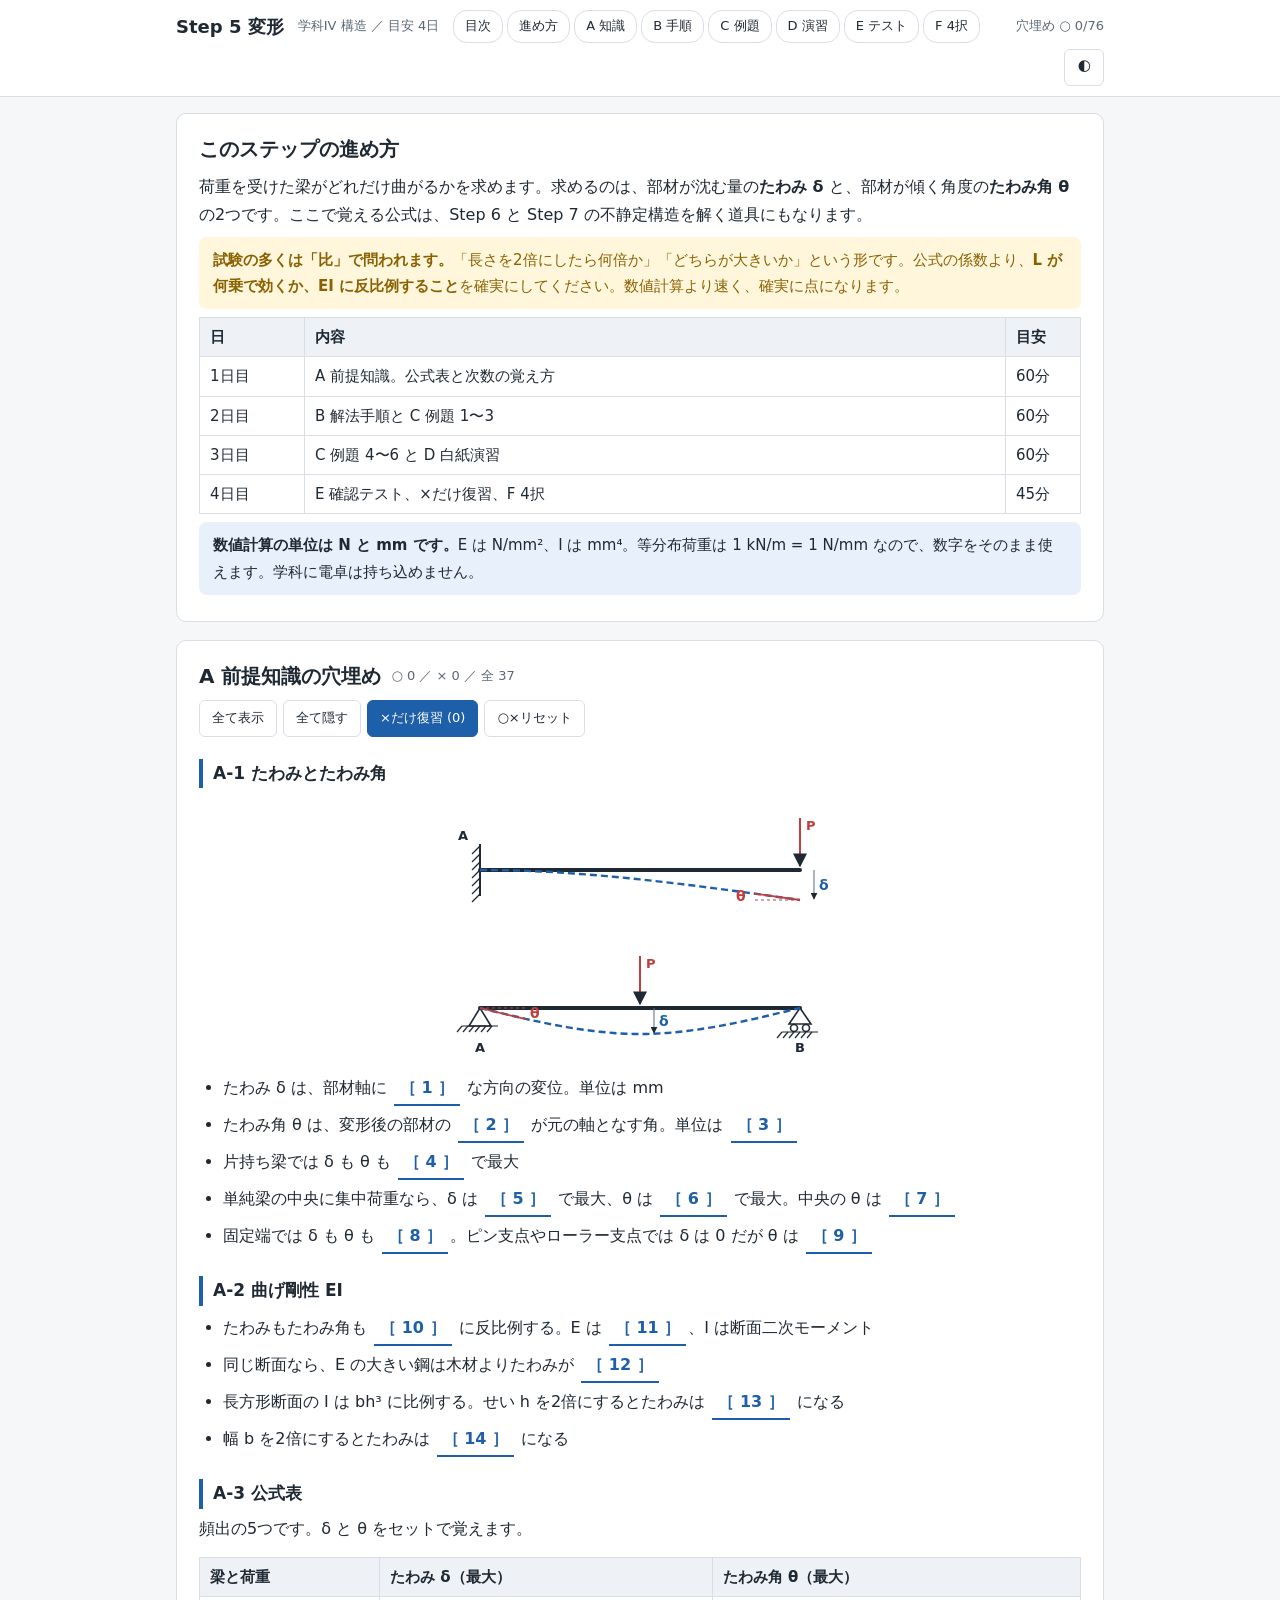
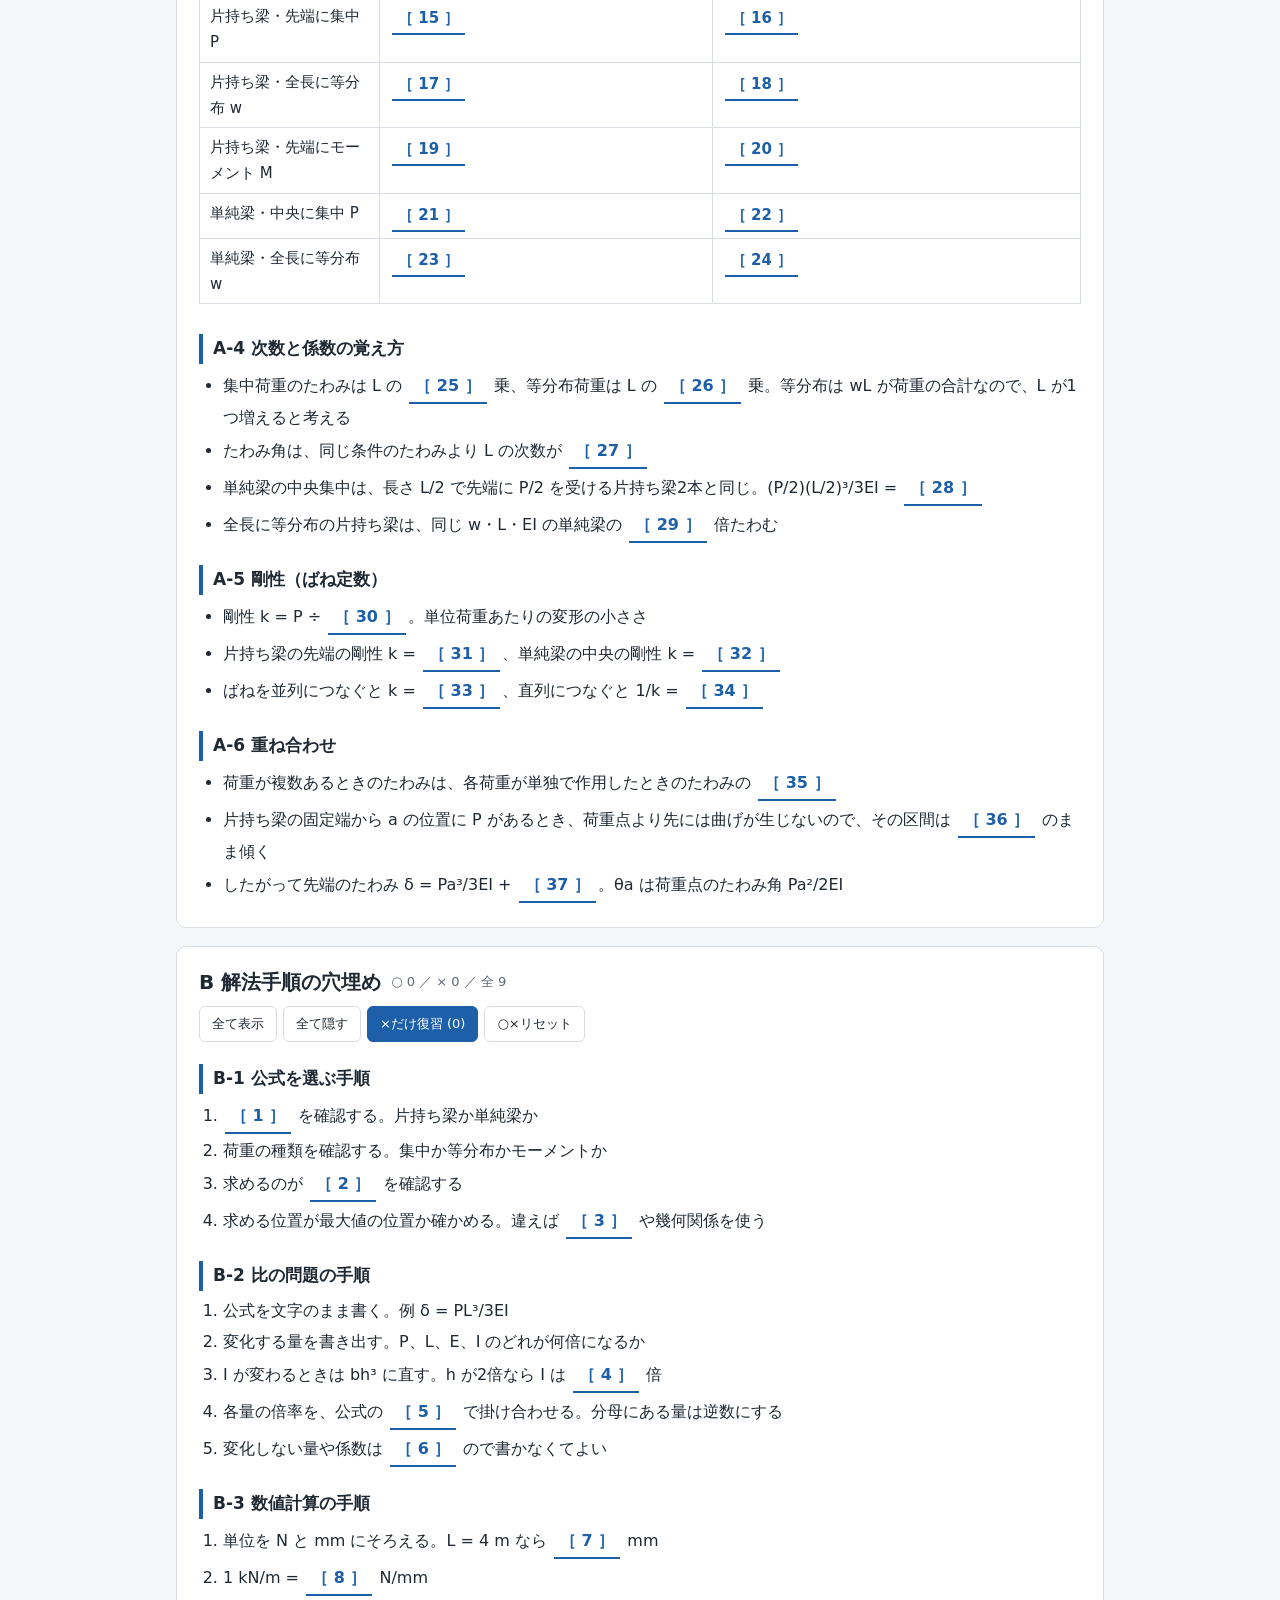
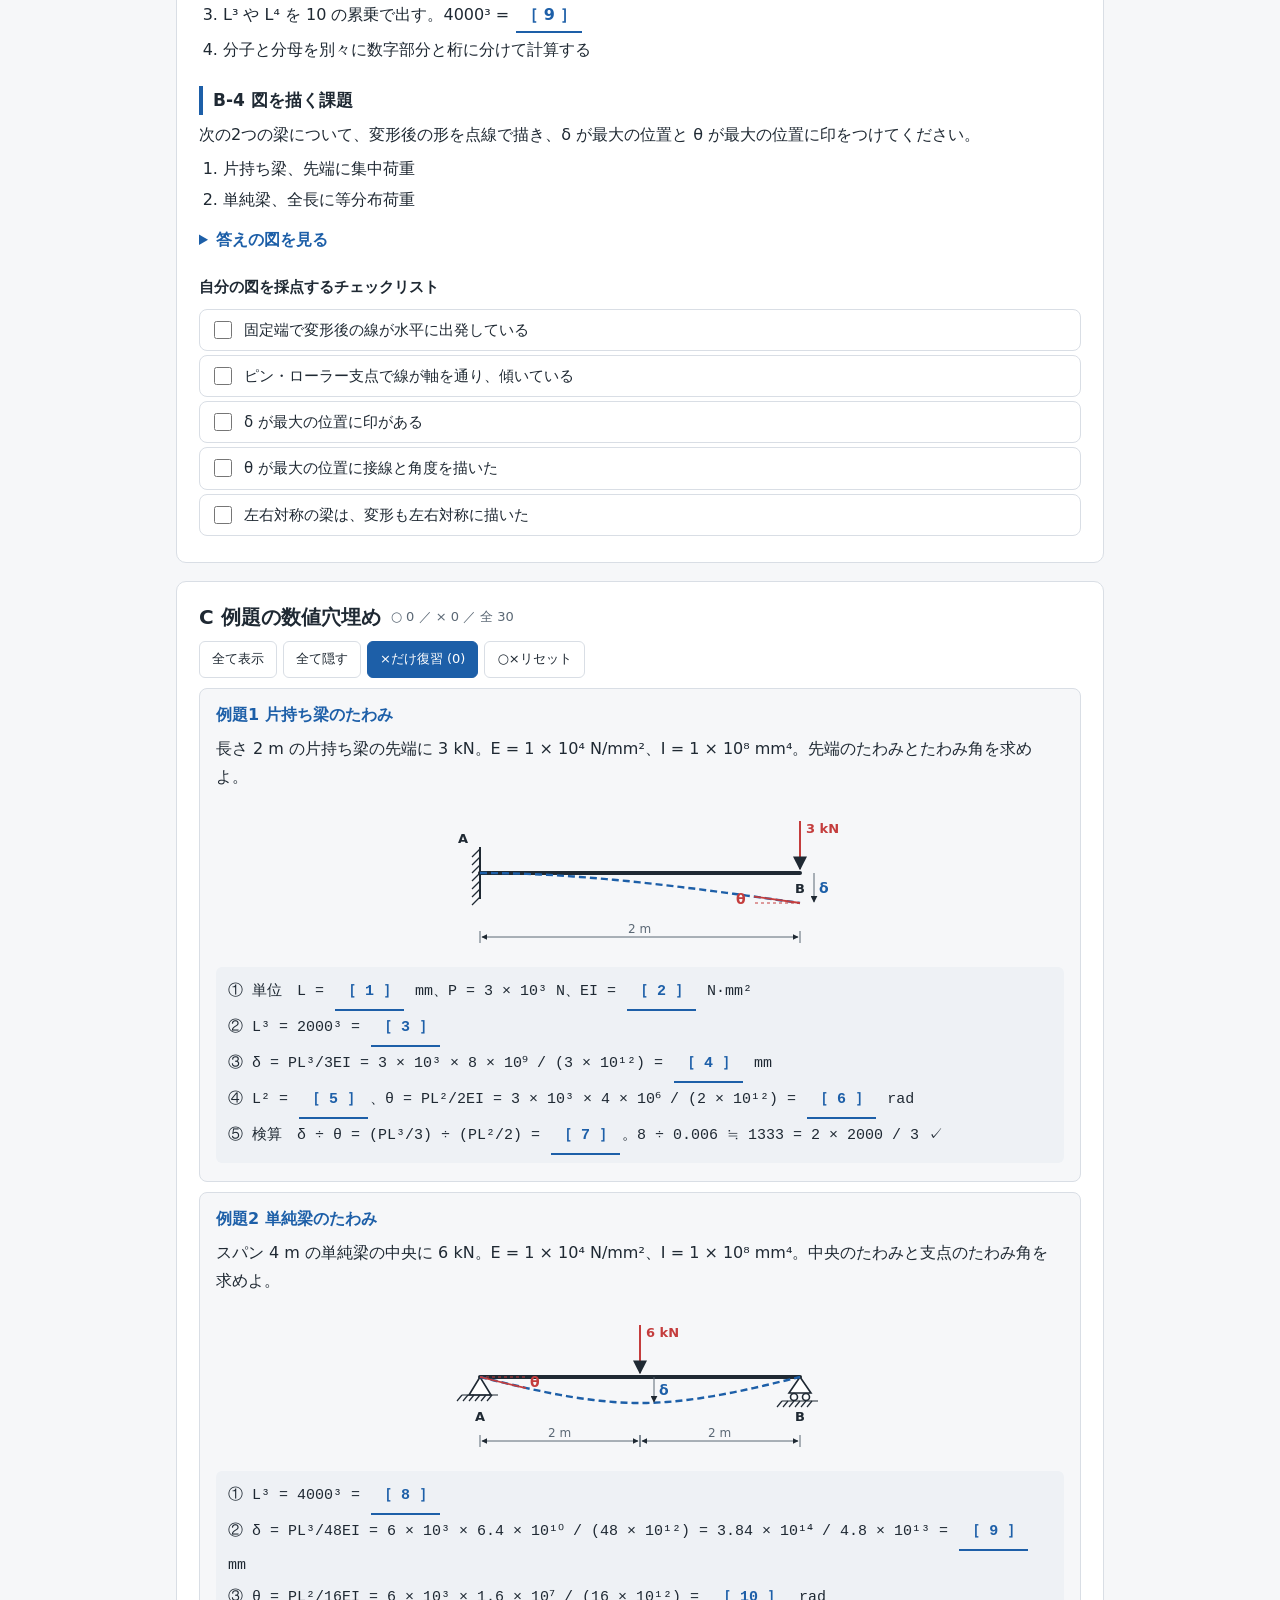
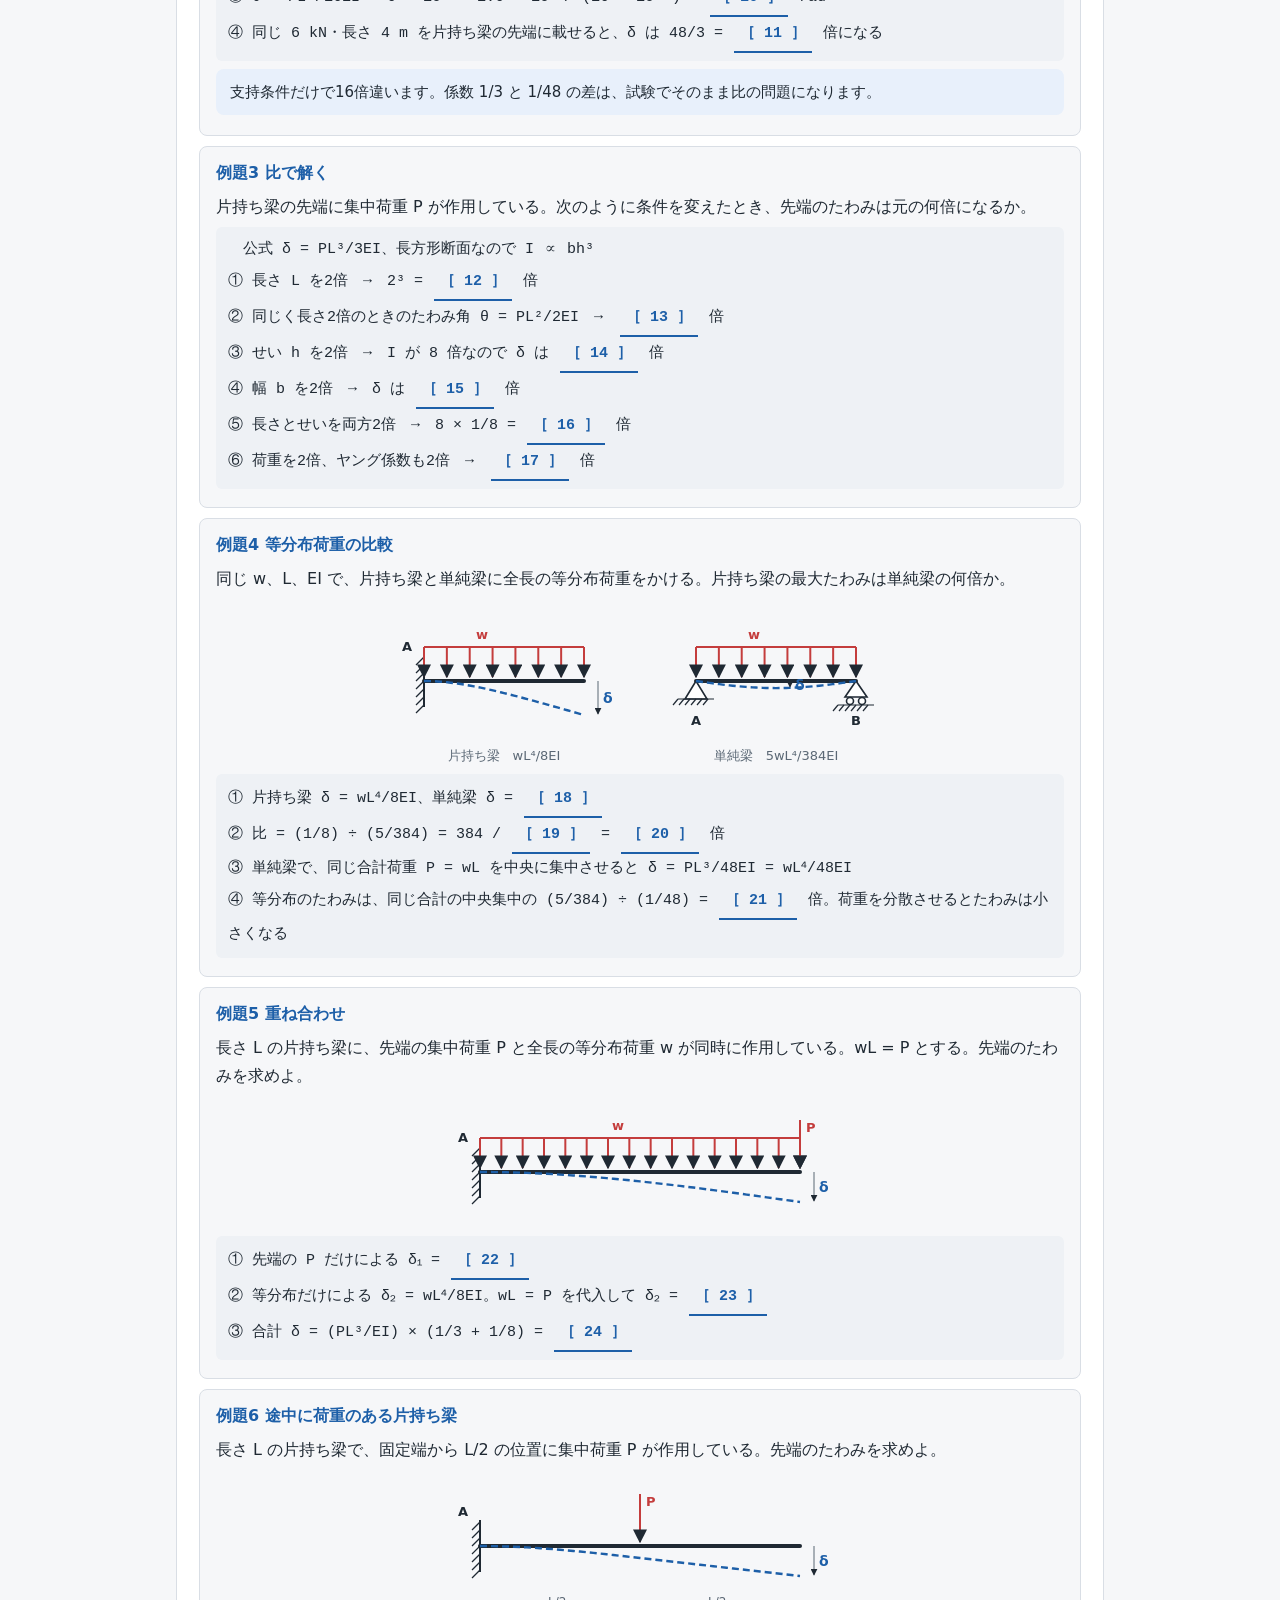
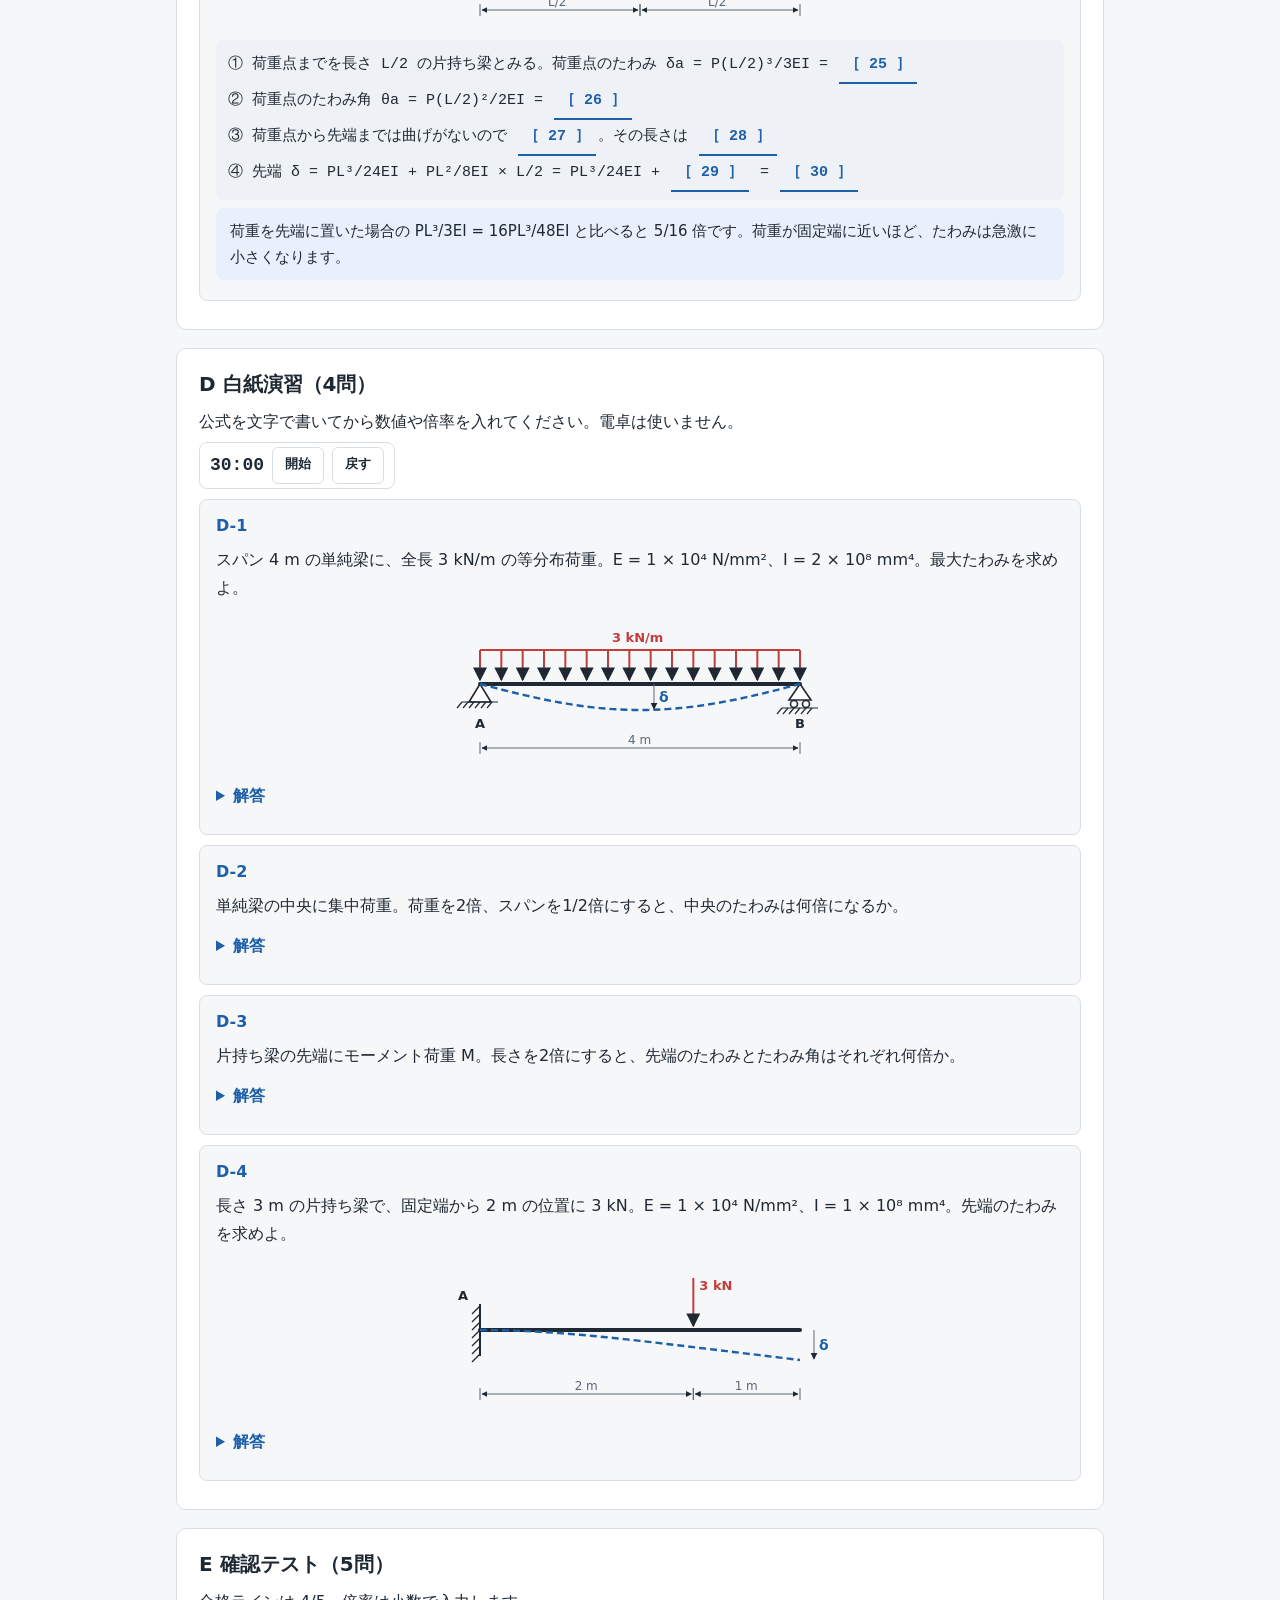
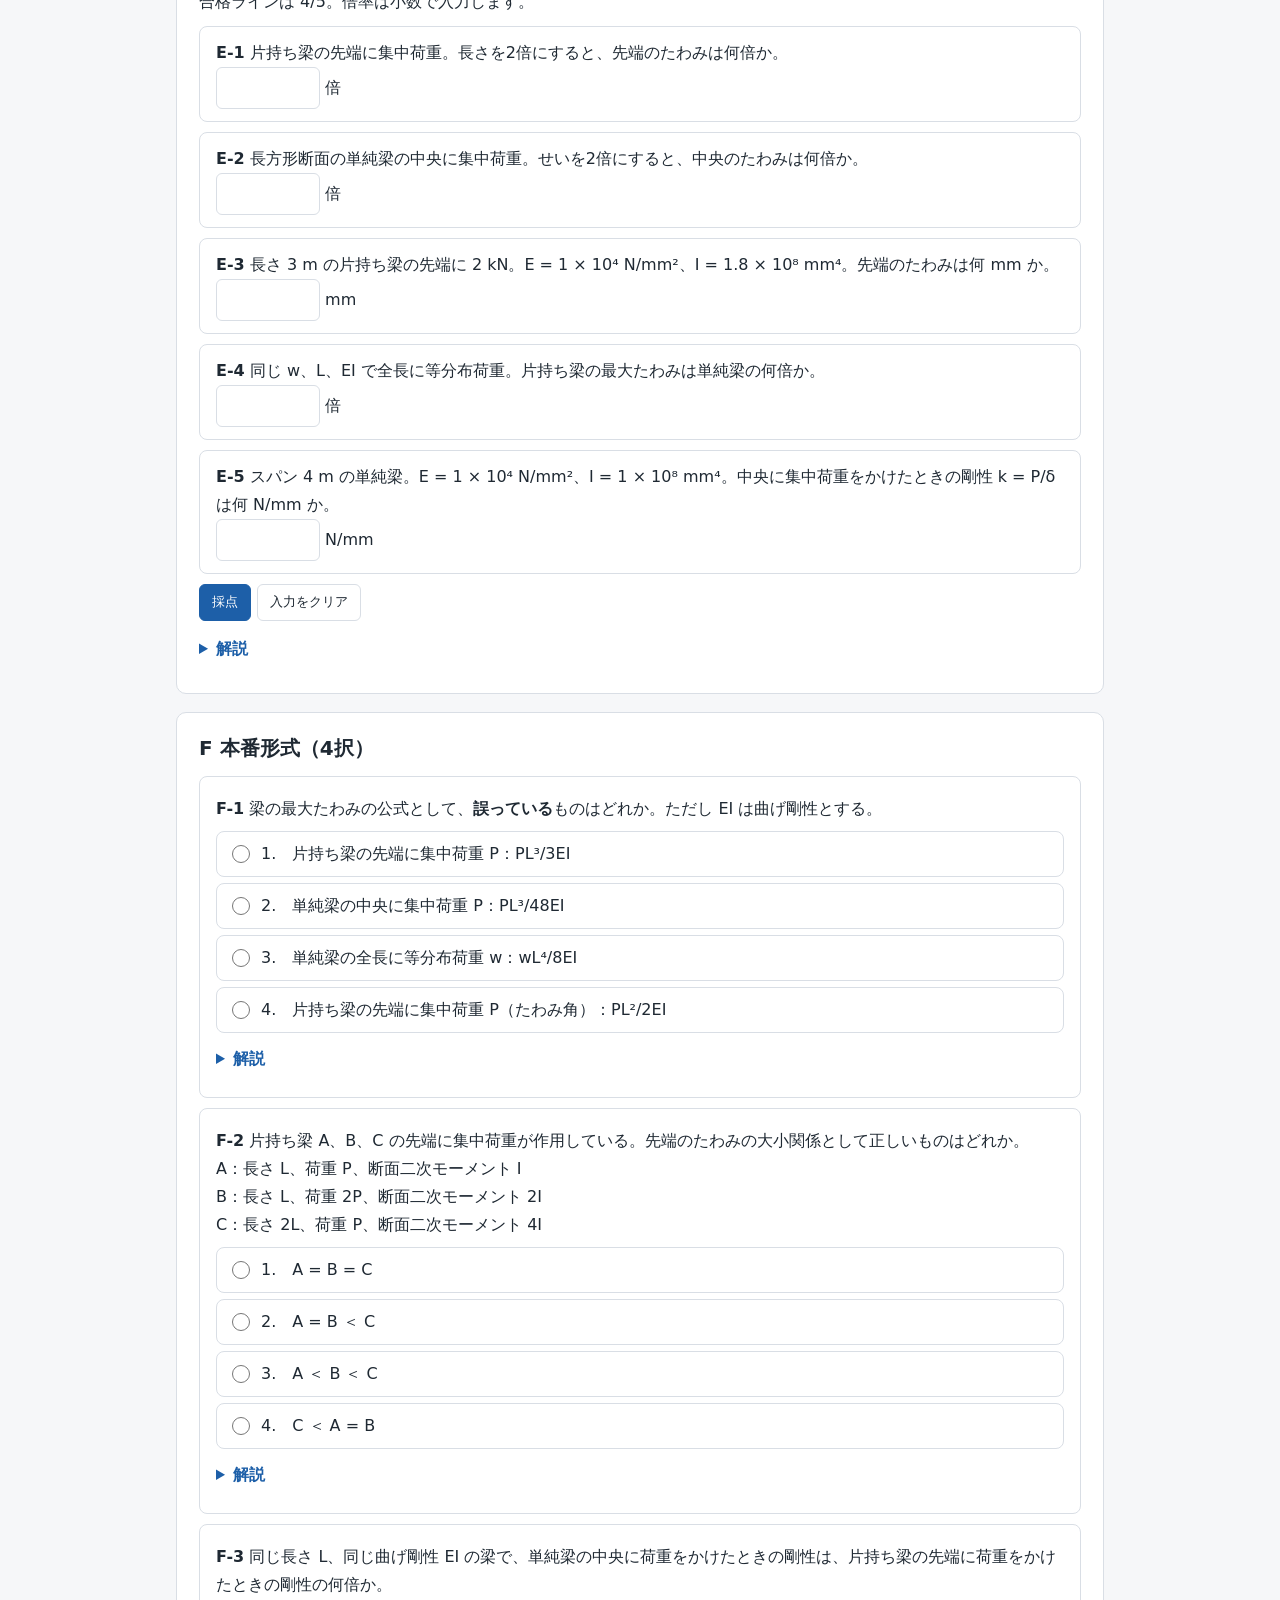
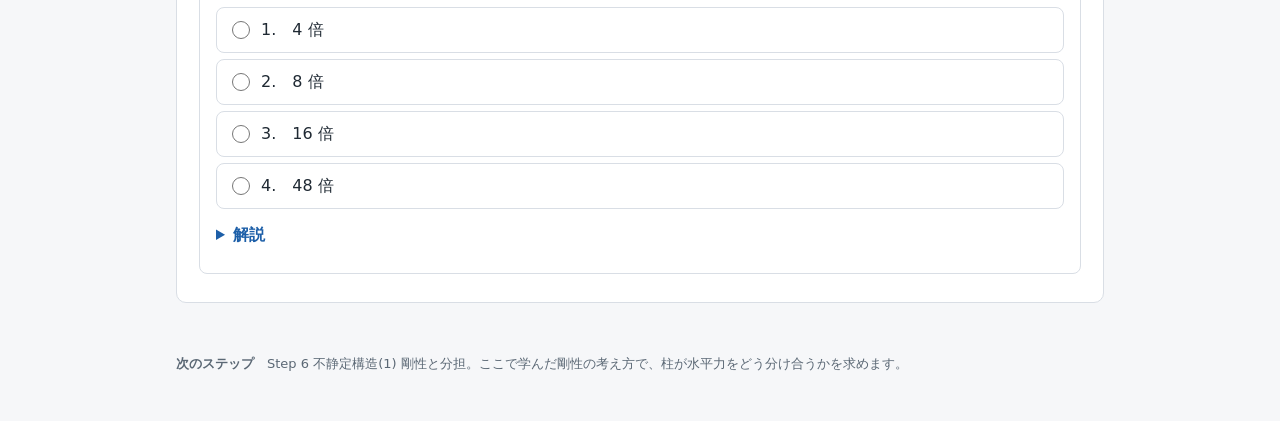
<file: structure/mechanics/S05.html>
<!DOCTYPE html>
<html lang="ja">
<head>
<meta charset="UTF-8">
<meta name="viewport" content="width=device-width, initial-scale=1">
<title>Step 5 変形 ｜ 一級建築士 構造力学</title>
<link rel="manifest" href="../../manifest.webmanifest">
<meta name="theme-color" content="#1d5fa8">
<link rel="apple-touch-icon" href="../../assets/icon-180.png">
<link rel="stylesheet" href="../../assets/app.css">
</head>
<body>
<header><div class="hin">
  <h1>Step 5 変形</h1>
  <span class="sub">学科IV 構造 ／ 目安 4日</span>
  <nav class="tabs">
    <a href="../../index.html">目次</a><a href="#intro">進め方</a><a href="#A">A 知識</a><a href="#B">B 手順</a><a href="#C">C 例題</a><a href="#D">D 演習</a><a href="#E">E テスト</a><a href="#F">F 4択</a>
  </nav>
  <span class="prog" id="gprog"></span>
</div></header>

<main>

<!-- ===================== 進め方 ===================== -->
<section class="card" id="intro">
<h2>このステップの進め方</h2>
<p>荷重を受けた梁がどれだけ曲がるかを求めます。求めるのは、部材が沈む量の<b>たわみ δ</b> と、部材が傾く角度の<b>たわみ角 θ</b> の2つです。ここで覚える公式は、Step 6 と Step 7 の不静定構造を解く道具にもなります。</p>
<div class="warn">
<b>試験の多くは「比」で問われます。</b>「長さを2倍にしたら何倍か」「どちらが大きいか」という形です。公式の係数より、<b>L が何乗で効くか、EI に反比例すること</b>を確実にしてください。数値計算より速く、確実に点になります。
</div>
<table>
<tr><th style="width:7em">日</th><th>内容</th><th style="width:5em">目安</th></tr>
<tr><td>1日目</td><td>A 前提知識。公式表と次数の覚え方</td><td>60分</td></tr>
<tr><td>2日目</td><td>B 解法手順と C 例題 1〜3</td><td>60分</td></tr>
<tr><td>3日目</td><td>C 例題 4〜6 と D 白紙演習</td><td>60分</td></tr>
<tr><td>4日目</td><td>E 確認テスト、×だけ復習、F 4択</td><td>45分</td></tr>
</table>
<p class="note"><b>数値計算の単位は N と mm です。</b>E は N/mm²、I は mm⁴。等分布荷重は 1 kN/m = 1 N/mm なので、数字をそのまま使えます。学科に電卓は持ち込めません。</p>
</section>

<!-- ===================== A ===================== -->
<section class="card" id="A" data-sec="A">
<h2>A 前提知識の穴埋め <span class="cnt"></span></h2>
<div class="tools">
  <button data-act="show">全て表示</button><button data-act="hide">全て隠す</button>
  <button data-act="review" class="pri">×だけ復習</button><button data-act="reset">○×リセット</button>
</div>

<h3>A-1 たわみとたわみ角</h3>
<div id="figDef1"></div>
<div id="figDef2"></div>
<ul>
<li>たわみ δ は、部材軸に <span class="bl" data-a="直角（垂直）">＿</span> な方向の変位。単位は mm</li>
<li>たわみ角 θ は、変形後の部材の <span class="bl" data-a="接線">＿</span> が元の軸となす角。単位は <span class="bl" data-a="rad（ラジアン）">＿</span></li>
<li>片持ち梁では δ も θ も <span class="bl" data-a="自由端（先端）">＿</span> で最大</li>
<li>単純梁の中央に集中荷重なら、δ は <span class="bl" data-a="中央">＿</span> で最大、θ は <span class="bl" data-a="支点（端部）">＿</span> で最大。中央の θ は <span class="bl" data-a="0">＿</span></li>
<li>固定端では δ も θ も <span class="bl" data-a="0">＿</span>。ピン支点やローラー支点では δ は 0 だが θ は <span class="bl" data-a="0 ではない">＿</span></li>
</ul>

<h3>A-2 曲げ剛性 EI</h3>
<ul>
<li>たわみもたわみ角も <span class="bl" data-a="EI">＿</span> に反比例する。E は <span class="bl" data-a="ヤング係数">＿</span>、I は断面二次モーメント</li>
<li>同じ断面なら、E の大きい鋼は木材よりたわみが <span class="bl" data-a="小さい">＿</span></li>
<li>長方形断面の I は bh³ に比例する。せい h を2倍にするとたわみは <span class="bl" data-a="1/8">＿</span> になる</li>
<li>幅 b を2倍にするとたわみは <span class="bl" data-a="1/2">＿</span> になる</li>
</ul>

<h3>A-3 公式表</h3>
<p>頻出の5つです。δ と θ をセットで覚えます。</p>
<div class="scroll"><table>
<tr><th style="width:12em">梁と荷重</th><th>たわみ δ（最大）</th><th>たわみ角 θ（最大）</th></tr>
<tr><td>片持ち梁・先端に集中 P</td><td><span class="bl" data-a="PL³/3EI">＿</span></td><td><span class="bl" data-a="PL²/2EI">＿</span></td></tr>
<tr><td>片持ち梁・全長に等分布 w</td><td><span class="bl" data-a="wL⁴/8EI">＿</span></td><td><span class="bl" data-a="wL³/6EI">＿</span></td></tr>
<tr><td>片持ち梁・先端にモーメント M</td><td><span class="bl" data-a="ML²/2EI">＿</span></td><td><span class="bl" data-a="ML/EI">＿</span></td></tr>
<tr><td>単純梁・中央に集中 P</td><td><span class="bl" data-a="PL³/48EI">＿</span></td><td><span class="bl" data-a="PL²/16EI">＿</span></td></tr>
<tr><td>単純梁・全長に等分布 w</td><td><span class="bl" data-a="5wL⁴/384EI">＿</span></td><td><span class="bl" data-a="wL³/24EI">＿</span></td></tr>
</table></div>

<h3>A-4 次数と係数の覚え方</h3>
<ul>
<li>集中荷重のたわみは L の <span class="bl" data-a="3">＿</span> 乗、等分布荷重は L の <span class="bl" data-a="4">＿</span> 乗。等分布は wL が荷重の合計なので、L が1つ増えると考える</li>
<li>たわみ角は、同じ条件のたわみより L の次数が <span class="bl" data-a="1つ低い">＿</span></li>
<li>単純梁の中央集中は、長さ L/2 で先端に P/2 を受ける片持ち梁2本と同じ。(P/2)(L/2)³/3EI = <span class="bl" data-a="PL³/48EI">＿</span></li>
<li>全長に等分布の片持ち梁は、同じ w・L・EI の単純梁の <span class="bl" data-a="9.6">＿</span> 倍たわむ</li>
</ul>

<h3>A-5 剛性（ばね定数）</h3>
<ul>
<li>剛性 k = P ÷ <span class="bl" data-a="δ">＿</span>。単位荷重あたりの変形の小ささ</li>
<li>片持ち梁の先端の剛性 k = <span class="bl" data-a="3EI/L³">＿</span>、単純梁の中央の剛性 k = <span class="bl" data-a="48EI/L³">＿</span></li>
<li>ばねを並列につなぐと k = <span class="bl" data-a="k₁ + k₂">＿</span>、直列につなぐと 1/k = <span class="bl" data-a="1/k₁ + 1/k₂">＿</span></li>
</ul>

<h3>A-6 重ね合わせ</h3>
<ul>
<li>荷重が複数あるときのたわみは、各荷重が単独で作用したときのたわみの <span class="bl" data-a="和">＿</span></li>
<li>片持ち梁の固定端から a の位置に P があるとき、荷重点より先には曲げが生じないので、その区間は <span class="bl" data-a="直線">＿</span> のまま傾く</li>
<li>したがって先端のたわみ δ = Pa³/3EI + <span class="bl" data-a="θa × (L − a)">＿</span>。θa は荷重点のたわみ角 Pa²/2EI</li>
</ul>
</section>

<!-- ===================== B ===================== -->
<section class="card" id="B" data-sec="B">
<h2>B 解法手順の穴埋め <span class="cnt"></span></h2>
<div class="tools">
  <button data-act="show">全て表示</button><button data-act="hide">全て隠す</button>
  <button data-act="review" class="pri">×だけ復習</button><button data-act="reset">○×リセット</button>
</div>

<h3>B-1 公式を選ぶ手順</h3>
<ol>
<li><span class="bl" data-a="支持条件">＿</span> を確認する。片持ち梁か単純梁か</li>
<li>荷重の種類を確認する。集中か等分布かモーメントか</li>
<li>求めるのが <span class="bl" data-a="たわみかたわみ角か">＿</span> を確認する</li>
<li>求める位置が最大値の位置か確かめる。違えば <span class="bl" data-a="重ね合わせ">＿</span> や幾何関係を使う</li>
</ol>

<h3>B-2 比の問題の手順</h3>
<ol>
<li>公式を文字のまま書く。例 δ = PL³/3EI</li>
<li>変化する量を書き出す。P、L、E、I のどれが何倍になるか</li>
<li>I が変わるときは bh³ に直す。h が2倍なら I は <span class="bl" data-a="8">＿</span> 倍</li>
<li>各量の倍率を、公式の <span class="bl" data-a="次数（何乗か）">＿</span> で掛け合わせる。分母にある量は逆数にする</li>
<li>変化しない量や係数は <span class="bl" data-a="比では消える">＿</span> ので書かなくてよい</li>
</ol>

<h3>B-3 数値計算の手順</h3>
<ol>
<li>単位を N と mm にそろえる。L = 4 m なら <span class="bl" data-a="4000（4 × 10³）">＿</span> mm</li>
<li>1 kN/m = <span class="bl" data-a="1">＿</span> N/mm</li>
<li>L³ や L⁴ を 10 の累乗で出す。4000³ = <span class="bl" data-a="6.4 × 10¹⁰">＿</span></li>
<li>分子と分母を別々に数字部分と桁に分けて計算する</li>
</ol>

<h3 id="B4">B-4 図を描く課題</h3>
<p>次の2つの梁について、変形後の形を点線で描き、δ が最大の位置と θ が最大の位置に印をつけてください。</p>
<ol>
<li>片持ち梁、先端に集中荷重</li>
<li>単純梁、全長に等分布荷重</li>
</ol>
<details><summary>答えの図を見る</summary><div>
<div id="figB4a"></div>
<div id="figB4b"></div>
<p>片持ち梁は固定端で水平のまま出発し、先端で δ と θ がともに最大です。単純梁は左右対称に垂れ下がり、中央で δ が最大、支点で θ が最大になります。</p>
</div></details>

<h4>自分の図を採点するチェックリスト</h4>
<ul class="chk">
<li><label><input type="checkbox" data-ck="s5-1"><span>固定端で変形後の線が水平に出発している</span></label></li>
<li><label><input type="checkbox" data-ck="s5-2"><span>ピン・ローラー支点で線が軸を通り、傾いている</span></label></li>
<li><label><input type="checkbox" data-ck="s5-3"><span>δ が最大の位置に印がある</span></label></li>
<li><label><input type="checkbox" data-ck="s5-4"><span>θ が最大の位置に接線と角度を描いた</span></label></li>
<li><label><input type="checkbox" data-ck="s5-5"><span>左右対称の梁は、変形も左右対称に描いた</span></label></li>
</ul>
</section>

<!-- ===================== C ===================== -->
<section class="card" id="C" data-sec="C">
<h2>C 例題の数値穴埋め <span class="cnt"></span></h2>
<div class="tools">
  <button data-act="show">全て表示</button><button data-act="hide">全て隠す</button>
  <button data-act="review" class="pri">×だけ復習</button><button data-act="reset">○×リセット</button>
</div>

<div class="ex"><div class="ttl">例題1 片持ち梁のたわみ</div>
<p>長さ 2 m の片持ち梁の先端に 3 kN。E = 1 × 10⁴ N/mm²、I = 1 × 10⁸ mm⁴。先端のたわみとたわみ角を求めよ。</p>
<div id="figC1"></div>
<div class="calc">
① 単位　L = <span class="bl" data-a="2000（2 × 10³）">＿</span> mm、P = 3 × 10³ N、EI = <span class="bl" data-a="1 × 10¹²">＿</span> N·mm²<br>
② L³ = 2000³ = <span class="bl" data-a="8 × 10⁹">＿</span><br>
③ δ = PL³/3EI = 3 × 10³ × 8 × 10⁹ / (3 × 10¹²) = <span class="bl" data-a="8">＿</span> mm<br>
④ L² = <span class="bl" data-a="4 × 10⁶">＿</span>、θ = PL²/2EI = 3 × 10³ × 4 × 10⁶ / (2 × 10¹²) = <span class="bl" data-a="0.006">＿</span> rad<br>
⑤ 検算　δ ÷ θ = (PL³/3) ÷ (PL²/2) = <span class="bl" data-a="2L/3">＿</span>。8 ÷ 0.006 ≒ 1333 = 2 × 2000 / 3 ✓
</div>
</div>

<div class="ex"><div class="ttl">例題2 単純梁のたわみ</div>
<p>スパン 4 m の単純梁の中央に 6 kN。E = 1 × 10⁴ N/mm²、I = 1 × 10⁸ mm⁴。中央のたわみと支点のたわみ角を求めよ。</p>
<div id="figC2"></div>
<div class="calc">
① L³ = 4000³ = <span class="bl" data-a="6.4 × 10¹⁰">＿</span><br>
② δ = PL³/48EI = 6 × 10³ × 6.4 × 10¹⁰ / (48 × 10¹²) = 3.84 × 10¹⁴ / 4.8 × 10¹³ = <span class="bl" data-a="8">＿</span> mm<br>
③ θ = PL²/16EI = 6 × 10³ × 1.6 × 10⁷ / (16 × 10¹²) = <span class="bl" data-a="0.006">＿</span> rad<br>
④ 同じ 6 kN・長さ 4 m を片持ち梁の先端に載せると、δ は 48/3 = <span class="bl" data-a="16">＿</span> 倍になる
</div>
<p class="note">支持条件だけで16倍違います。係数 1/3 と 1/48 の差は、試験でそのまま比の問題になります。</p>
</div>

<div class="ex"><div class="ttl">例題3 比で解く</div>
<p>片持ち梁の先端に集中荷重 P が作用している。次のように条件を変えたとき、先端のたわみは元の何倍になるか。</p>
<div class="calc">
　公式 δ = PL³/3EI、長方形断面なので I ∝ bh³<br>
① 長さ L を2倍　→　2³ = <span class="bl" data-a="8">＿</span> 倍<br>
② 同じく長さ2倍のときのたわみ角 θ = PL²/2EI　→　<span class="bl" data-a="4">＿</span> 倍<br>
③ せい h を2倍　→　I が 8 倍なので δ は <span class="bl" data-a="1/8">＿</span> 倍<br>
④ 幅 b を2倍　→　δ は <span class="bl" data-a="1/2">＿</span> 倍<br>
⑤ 長さとせいを両方2倍　→　8 × 1/8 = <span class="bl" data-a="1">＿</span> 倍<br>
⑥ 荷重を2倍、ヤング係数も2倍　→　<span class="bl" data-a="1">＿</span> 倍
</div>
</div>

<div class="ex"><div class="ttl">例題4 等分布荷重の比較</div>
<p>同じ w、L、EI で、片持ち梁と単純梁に全長の等分布荷重をかける。片持ち梁の最大たわみは単純梁の何倍か。</p>
<div class="figrow" id="figC4"></div>
<div class="calc">
① 片持ち梁 δ = wL⁴/8EI、単純梁 δ = <span class="bl" data-a="5wL⁴/384EI">＿</span><br>
② 比 = (1/8) ÷ (5/384) = 384 / <span class="bl" data-a="40">＿</span> = <span class="bl" data-a="9.6">＿</span> 倍<br>
③ 単純梁で、同じ合計荷重 P = wL を中央に集中させると δ = PL³/48EI = wL⁴/48EI<br>
④ 等分布のたわみは、同じ合計の中央集中の (5/384) ÷ (1/48) = <span class="bl" data-a="5/8">＿</span> 倍。荷重を分散させるとたわみは小さくなる
</div>
</div>

<div class="ex"><div class="ttl">例題5 重ね合わせ</div>
<p>長さ L の片持ち梁に、先端の集中荷重 P と全長の等分布荷重 w が同時に作用している。wL = P とする。先端のたわみを求めよ。</p>
<div id="figC5"></div>
<div class="calc">
① 先端の P だけによる δ₁ = <span class="bl" data-a="PL³/3EI">＿</span><br>
② 等分布だけによる δ₂ = wL⁴/8EI。wL = P を代入して δ₂ = <span class="bl" data-a="PL³/8EI">＿</span><br>
③ 合計 δ = (PL³/EI) × (1/3 + 1/8) = <span class="bl" data-a="11PL³/24EI">＿</span>
</div>
</div>

<div class="ex"><div class="ttl">例題6 途中に荷重のある片持ち梁</div>
<p>長さ L の片持ち梁で、固定端から L/2 の位置に集中荷重 P が作用している。先端のたわみを求めよ。</p>
<div id="figC6"></div>
<div class="calc">
① 荷重点までを長さ L/2 の片持ち梁とみる。荷重点のたわみ δa = P(L/2)³/3EI = <span class="bl" data-a="PL³/24EI">＿</span><br>
② 荷重点のたわみ角 θa = P(L/2)²/2EI = <span class="bl" data-a="PL²/8EI">＿</span><br>
③ 荷重点から先端までは曲げがないので <span class="bl" data-a="直線">＿</span>。その長さは <span class="bl" data-a="L/2">＿</span><br>
④ 先端 δ = PL³/24EI + PL²/8EI × L/2 = PL³/24EI + <span class="bl" data-a="PL³/16EI">＿</span> = <span class="bl" data-a="5PL³/48EI">＿</span>
</div>
<p class="note">荷重を先端に置いた場合の PL³/3EI = 16PL³/48EI と比べると 5/16 倍です。荷重が固定端に近いほど、たわみは急激に小さくなります。</p>
</div>
</section>

<!-- ===================== D ===================== -->
<section class="card" id="D">
<h2>D 白紙演習（4問）</h2>
<p>公式を文字で書いてから数値や倍率を入れてください。電卓は使いません。</p>
<div class="tools" data-timer="30"></div>

<div class="ex" id="D1"><div class="ttl">D-1</div>
<p>スパン 4 m の単純梁に、全長 3 kN/m の等分布荷重。E = 1 × 10⁴ N/mm²、I = 2 × 10⁸ mm⁴。最大たわみを求めよ。</p>
<div id="figD1"></div>
<details><summary>解答</summary><div>
<div class="calc">w = 3 N/mm、L⁴ = 4000⁴ = 2.56 × 10¹⁴、EI = 2 × 10¹²<br>δ = 5 × 3 × 2.56 × 10¹⁴ / (384 × 2 × 10¹²) = 3.84 × 10¹⁵ / 7.68 × 10¹⁴ = 5 mm</div>
</div></details>
</div>

<div class="ex" id="D2"><div class="ttl">D-2</div>
<p>単純梁の中央に集中荷重。荷重を2倍、スパンを1/2倍にすると、中央のたわみは何倍になるか。</p>
<details><summary>解答</summary><div>
<div class="calc">δ = PL³/48EI　→　2 × (1/2)³ = 2/8 = 1/4 倍</div>
</div></details>
</div>

<div class="ex" id="D3"><div class="ttl">D-3</div>
<p>片持ち梁の先端にモーメント荷重 M。長さを2倍にすると、先端のたわみとたわみ角はそれぞれ何倍か。</p>
<details><summary>解答</summary><div>
<div class="calc">δ = ML²/2EI → 4 倍<br>θ = ML/EI → 2 倍</div>
<p>モーメント荷重は集中荷重より L の次数が1つ低くなります。</p>
</div></details>
</div>

<div class="ex" id="D4"><div class="ttl">D-4</div>
<p>長さ 3 m の片持ち梁で、固定端から 2 m の位置に 3 kN。E = 1 × 10⁴ N/mm²、I = 1 × 10⁸ mm⁴。先端のたわみを求めよ。</p>
<div id="figD4"></div>
<details><summary>解答</summary><div>
<div class="calc">荷重点 a = 2000 mm　δa = 3 × 10³ × 8 × 10⁹ / (3 × 10¹²) = 8 mm<br>θa = 3 × 10³ × 4 × 10⁶ / (2 × 10¹²) = 0.006 rad<br>先端までの直線部 1000 mm で 0.006 × 1000 = 6 mm<br>先端 δ = 8 + 6 = 14 mm</div>
</div></details>
</div>
</section>

<!-- ===================== E ===================== -->
<section class="card" id="E">
<h2>E 確認テスト（5問）</h2>
<p>合格ラインは 4/5。倍率は小数で入力します。</p>

<div class="qz"><b>E-1</b> 片持ち梁の先端に集中荷重。長さを2倍にすると、先端のたわみは何倍か。<br>
<input type="number" step="any" data-a="8"> 倍 <span class="res"></span></div>

<div class="qz"><b>E-2</b> 長方形断面の単純梁の中央に集中荷重。せいを2倍にすると、中央のたわみは何倍か。<br>
<input type="number" step="any" data-a="0.125"> 倍 <span class="res"></span></div>

<div class="qz"><b>E-3</b> 長さ 3 m の片持ち梁の先端に 2 kN。E = 1 × 10⁴ N/mm²、I = 1.8 × 10⁸ mm⁴。先端のたわみは何 mm か。<br>
<input type="number" step="any" data-a="10"> mm <span class="res"></span></div>

<div class="qz"><b>E-4</b> 同じ w、L、EI で全長に等分布荷重。片持ち梁の最大たわみは単純梁の何倍か。<br>
<input type="number" step="any" data-a="9.6"> 倍 <span class="res"></span></div>

<div class="qz"><b>E-5</b> スパン 4 m の単純梁。E = 1 × 10⁴ N/mm²、I = 1 × 10⁸ mm⁴。中央に集中荷重をかけたときの剛性 k = P/δ は何 N/mm か。<br>
<input type="number" step="any" data-a="750"> N/mm <span class="res"></span></div>

<div class="tools"><button id="grade" class="pri">採点</button><button id="gclear">入力をクリア</button></div>
<div class="score" id="score"></div>
<details><summary>解説</summary><div>
<div class="calc">E-1　L³ → 2³ = 8<br>
E-2　I ∝ h³ で 8 倍 → δ は 1/8 = 0.125<br>
E-3　δ = 2 × 10³ × 2.7 × 10¹⁰ / (3 × 1.8 × 10¹²) = 5.4 × 10¹³ / 5.4 × 10¹² = 10<br>
E-4　(1/8) ÷ (5/384) = 9.6<br>
E-5　k = 48EI/L³ = 48 × 10¹² / 6.4 × 10¹⁰ = 750</div>
</div></details>
</section>

<!-- ===================== F ===================== -->
<section class="card" id="F">
<h2>F 本番形式（4択）</h2>

<div class="mc" data-a="3">
<p><b>F-1</b> 梁の最大たわみの公式として、<b>誤っている</b>ものはどれか。ただし EI は曲げ剛性とする。</p>
<ul class="opts">
<li><label><input type="radio"><span>1.　片持ち梁の先端に集中荷重 P：PL³/3EI</span></label></li>
<li><label><input type="radio"><span>2.　単純梁の中央に集中荷重 P：PL³/48EI</span></label></li>
<li><label><input type="radio"><span>3.　単純梁の全長に等分布荷重 w：wL⁴/8EI</span></label></li>
<li><label><input type="radio"><span>4.　片持ち梁の先端に集中荷重 P（たわみ角）：PL²/2EI</span></label></li>
</ul>
<details><summary>解説</summary><div>
<p>wL⁴/8EI は<b>片持ち梁</b>の等分布の値です。単純梁は 5wL⁴/384EI。支持条件と公式の入れ替えは典型的なひっかけです。</p>
</div></details>
</div>

<div class="mc" data-a="2">
<p><b>F-2</b> 片持ち梁 A、B、C の先端に集中荷重が作用している。先端のたわみの大小関係として正しいものはどれか。<br>
A：長さ L、荷重 P、断面二次モーメント I<br>
B：長さ L、荷重 2P、断面二次モーメント 2I<br>
C：長さ 2L、荷重 P、断面二次モーメント 4I</p>
<ul class="opts">
<li><label><input type="radio"><span>1.　A = B = C</span></label></li>
<li><label><input type="radio"><span>2.　A = B ＜ C</span></label></li>
<li><label><input type="radio"><span>3.　A ＜ B ＜ C</span></label></li>
<li><label><input type="radio"><span>4.　C ＜ A = B</span></label></li>
</ul>
<details><summary>解説</summary><div>
<p>δ ∝ PL³/I で比べます。A は 1、B は 2/2 = 1、C は 8/4 = 2。よって A = B ＜ C です。</p>
</div></details>
</div>

<div class="mc" data-a="3">
<p><b>F-3</b> 同じ長さ L、同じ曲げ剛性 EI の梁で、単純梁の中央に荷重をかけたときの剛性は、片持ち梁の先端に荷重をかけたときの剛性の何倍か。</p>
<ul class="opts">
<li><label><input type="radio"><span>1.　4 倍</span></label></li>
<li><label><input type="radio"><span>2.　8 倍</span></label></li>
<li><label><input type="radio"><span>3.　16 倍</span></label></li>
<li><label><input type="radio"><span>4.　48 倍</span></label></li>
</ul>
<details><summary>解説</summary><div>
<p>剛性 k = P/δ。単純梁 48EI/L³、片持ち梁 3EI/L³ で比は 16 倍です。48 倍は係数の分母だけを見て 1/3 を忘れたときの値です。</p>
</div></details>
</div>
</section>

</main>
<footer>
<p><b>次のステップ</b>　Step 6 不静定構造(1) 剛性と分担。ここで学んだ剛性の考え方で、柱が水平力をどう分け合うかを求めます。</p>
</footer>

<script src="../../assets/app.js"></script>
<script>
(function(){
var K=window.IKKYU, fig=K.fig, figc=K.figc, DEFS=K.DEFS;

/* 変形図。shape: 'tip'（片持ち・先端集中）'cudl'（片持ち・等分布）'mid'（単純梁・中央集中）'sudl'（単純梁・等分布）'part'（片持ち・途中に集中、a は 0〜1） */
function dfl(o){
  var W=o.W||420, X0=50, X1=W-50, Y=74, H=o.H||(o.dims?160:130), amp=o.amp||30;
  function sx(x){ return X0+(X1-X0)*x/o.L; }
  function shape(t){
    if(o.shape==='tip') return t*t*(3-t)/2;
    if(o.shape==='cudl') return t*t*(6-4*t+t*t)/3;
    if(o.shape==='part'){ var a=o.a, end=a*a*(3-a); var v=t<=a? t*t*(3*a-t) : a*a*(3*t-a); return v/end; }
    if(o.shape==='mid'){ var u=t<=0.5?t:1-t; return u*(3-4*u*u)/1; }
    if(o.shape==='sudl') return (t-2*t*t*t+t*t*t*t)/(5/16);
    return 0;
  }
  var s='<svg class="fig" viewBox="0 0 '+W+' '+H+'" width="'+W+'">'+DEFS+K.beamLayer(o,sx,Y);
  var pts=[]; for(var i=0;i<=48;i++){ var t=i/48; pts.push(sx(t*o.L)+','+(Y+amp*shape(t))); }
  s+='<polyline points="'+pts.join(' ')+'" fill="none" stroke="var(--acc)" stroke-width="2.4" stroke-dasharray="7 4"/>';
  if(o.dt!=null){
    var xd=sx(o.dt*o.L), yd=Y+amp*shape(o.dt);
    s+='<g class="dm" color="var(--acc)"><line x1="'+(xd+14)+'" y1="'+Y+'" x2="'+(xd+14)+'" y2="'+(yd-1)+'" marker-end="url(#ab)"/></g>'+
       '<text x="'+(xd+19)+'" y="'+((Y+yd)/2+5)+'" style="font-size:14px;font-weight:700;fill:var(--acc)">δ</text>';
  }
  if(o.tt!=null){
    var e=0.02, t0=o.tt, t1=Math.min(1,t0+e), t2=Math.max(0,t0-e);
    var slope=(amp*shape(t1)-amp*shape(t2))/(sx(t1*o.L)-sx(t2*o.L));
    var xc=sx(t0*o.L), yc=Y+amp*shape(t0), len=46, dir=(t0>0.5?-1:1);
    var x2=xc+dir*len, y2=yc+dir*len*slope;
    s+='<line x1="'+xc+'" y1="'+yc+'" x2="'+x2+'" y2="'+y2+'" stroke="var(--ng)" stroke-width="1.8"/>'+
       '<line x1="'+xc+'" y1="'+yc+'" x2="'+(xc+dir*len)+'" y2="'+yc+'" stroke="var(--ng)" stroke-width="1" stroke-dasharray="3 3"/>'+
       '<text x="'+(xc+dir*(len+4)+(dir<0?-14:0))+'" y="'+((yc+y2)/2+4)+'" style="font-size:14px;font-weight:700;fill:var(--ng)">θ</text>';
  }
  return s+'</svg>';
}

var fixA=[{x:0,t:'fixL',n:'A'}], ss=function(L){ return [{x:0,t:'pin',n:'A'},{x:L,t:'roller',n:'B'}]; };

fig('figDef1',dfl({L:4,sup:fixA,loads:[{t:'P',x:4,l:'P'}],shape:'tip',dt:1,tt:1}));
fig('figDef2',dfl({L:4,sup:ss(4),loads:[{t:'P',x:2,l:'P'}],shape:'mid',dt:0.5,tt:0,amp:26}));

fig('figB4a',dfl({L:4,sup:fixA,loads:[{t:'P',x:4,l:'P'}],shape:'tip',dt:1,tt:1}));
fig('figB4b',dfl({L:4,sup:ss(4),loads:[{t:'w',x1:0,x2:4,l:'w'}],shape:'sudl',dt:0.5,tt:0,amp:26}));

fig('figC1',dfl({L:2,sup:fixA,pts:[{x:2,n:'B'}],loads:[{t:'P',x:2,l:'3 kN'}],shape:'tip',dt:1,tt:1,dims:[[0,2,'2 m',64]]}));
fig('figC2',dfl({L:4,sup:ss(4),loads:[{t:'P',x:2,l:'6 kN'}],shape:'mid',dt:0.5,tt:0,amp:26,dims:[[0,2,'2 m',64],[2,4,'2 m',64]]}));
fig('figC4',figc('片持ち梁　wL⁴/8EI',dfl({W:260,L:4,sup:fixA,loads:[{t:'w',x1:0,x2:4,l:'w'}],shape:'cudl',dt:1,amp:34}))+
            figc('単純梁　5wL⁴/384EI',dfl({W:260,L:4,sup:ss(4),loads:[{t:'w',x1:0,x2:4,l:'w'}],shape:'sudl',dt:0.5,amp:34/9.6*2})));
fig('figC5',dfl({L:4,sup:fixA,loads:[{t:'w',x1:0,x2:4,l:'w'},{t:'P',x:4,l:'P'}],shape:'tip',dt:1}));
fig('figC6',dfl({L:4,sup:fixA,loads:[{t:'P',x:2,l:'P'}],shape:'part',a:0.5,dt:1,dims:[[0,2,'L/2',64],[2,4,'L/2',64]]}));
fig('figD1',dfl({L:4,sup:ss(4),loads:[{t:'w',x1:0,x2:4,l:'3 kN/m'}],shape:'sudl',dt:0.5,amp:26,dims:[[0,4,'4 m',64]]}));
fig('figD4',dfl({L:3,sup:fixA,loads:[{t:'P',x:2,l:'3 kN'}],shape:'part',a:2/3,dt:1,dims:[[0,2,'2 m',64],[2,3,'1 m',64]]}));

K.initStep('S05',{base:'../../'});
})();
</script>
</body>
</html>
</file>
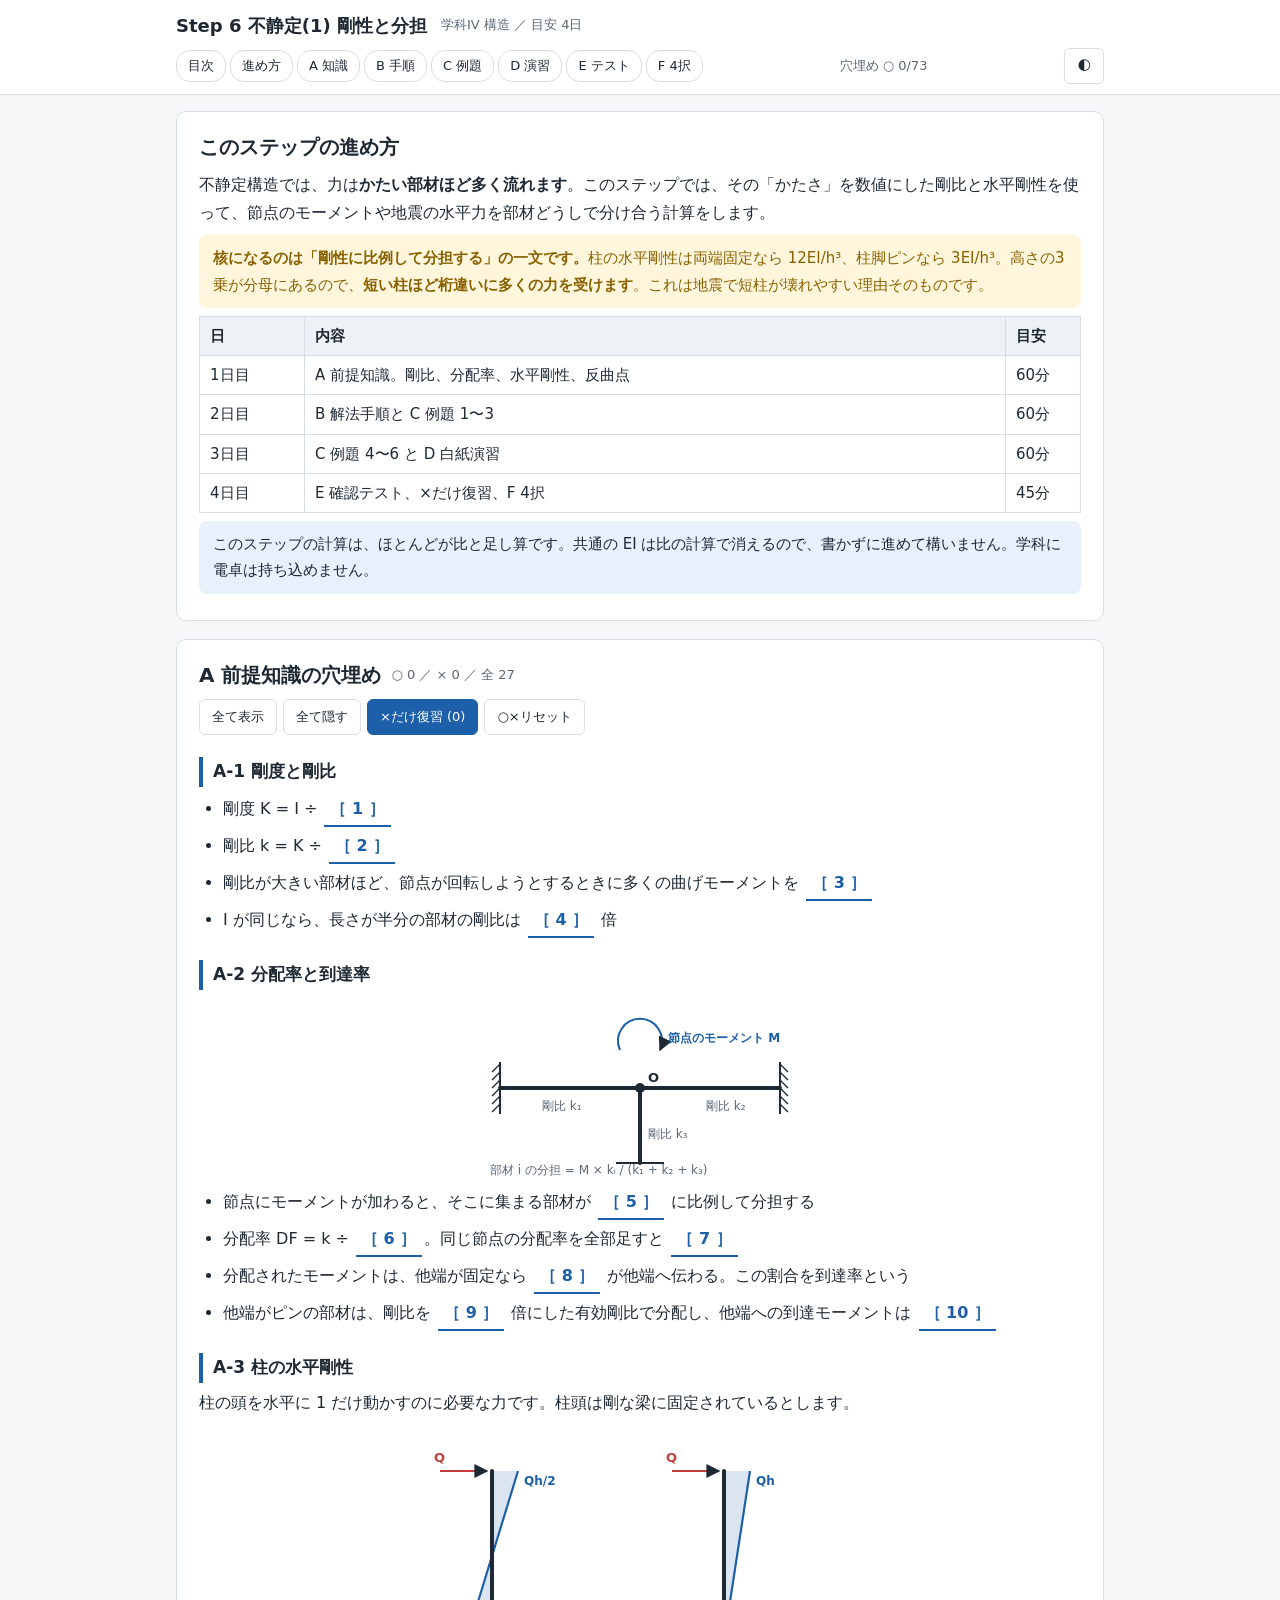
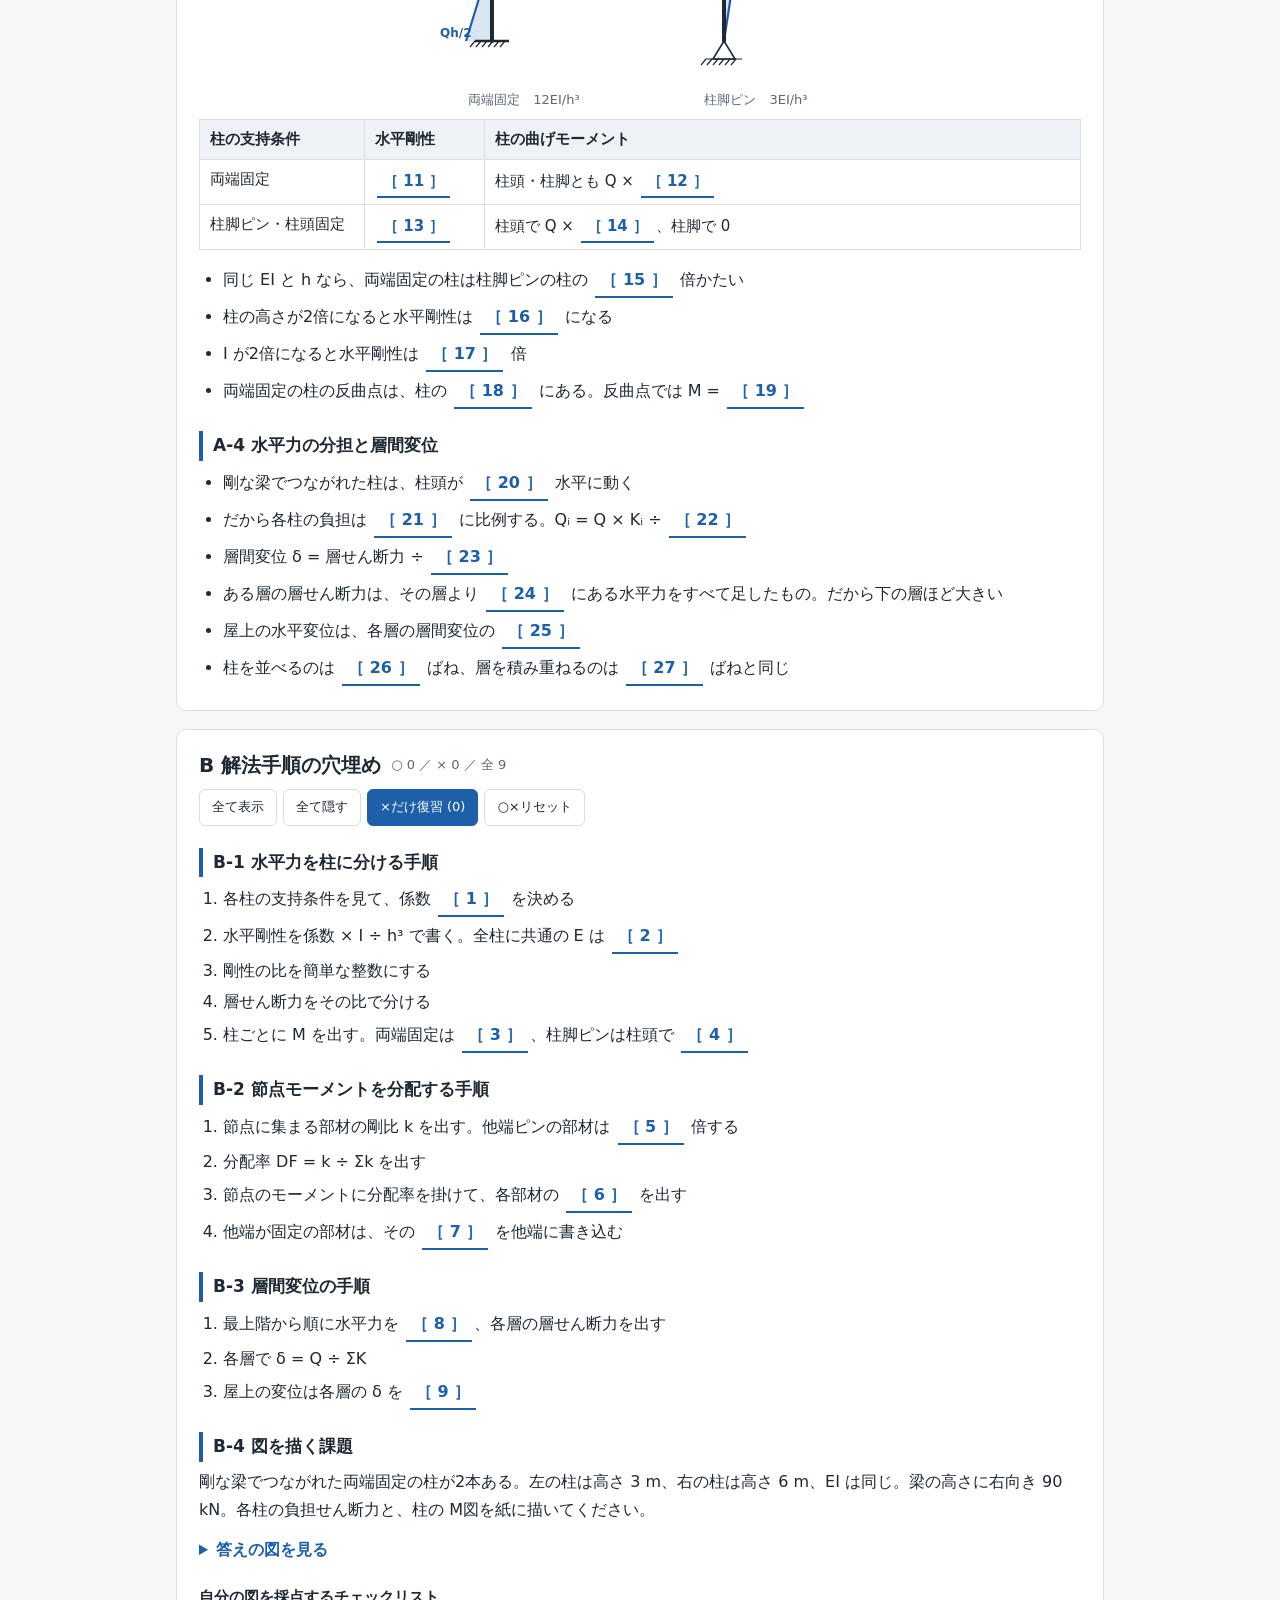
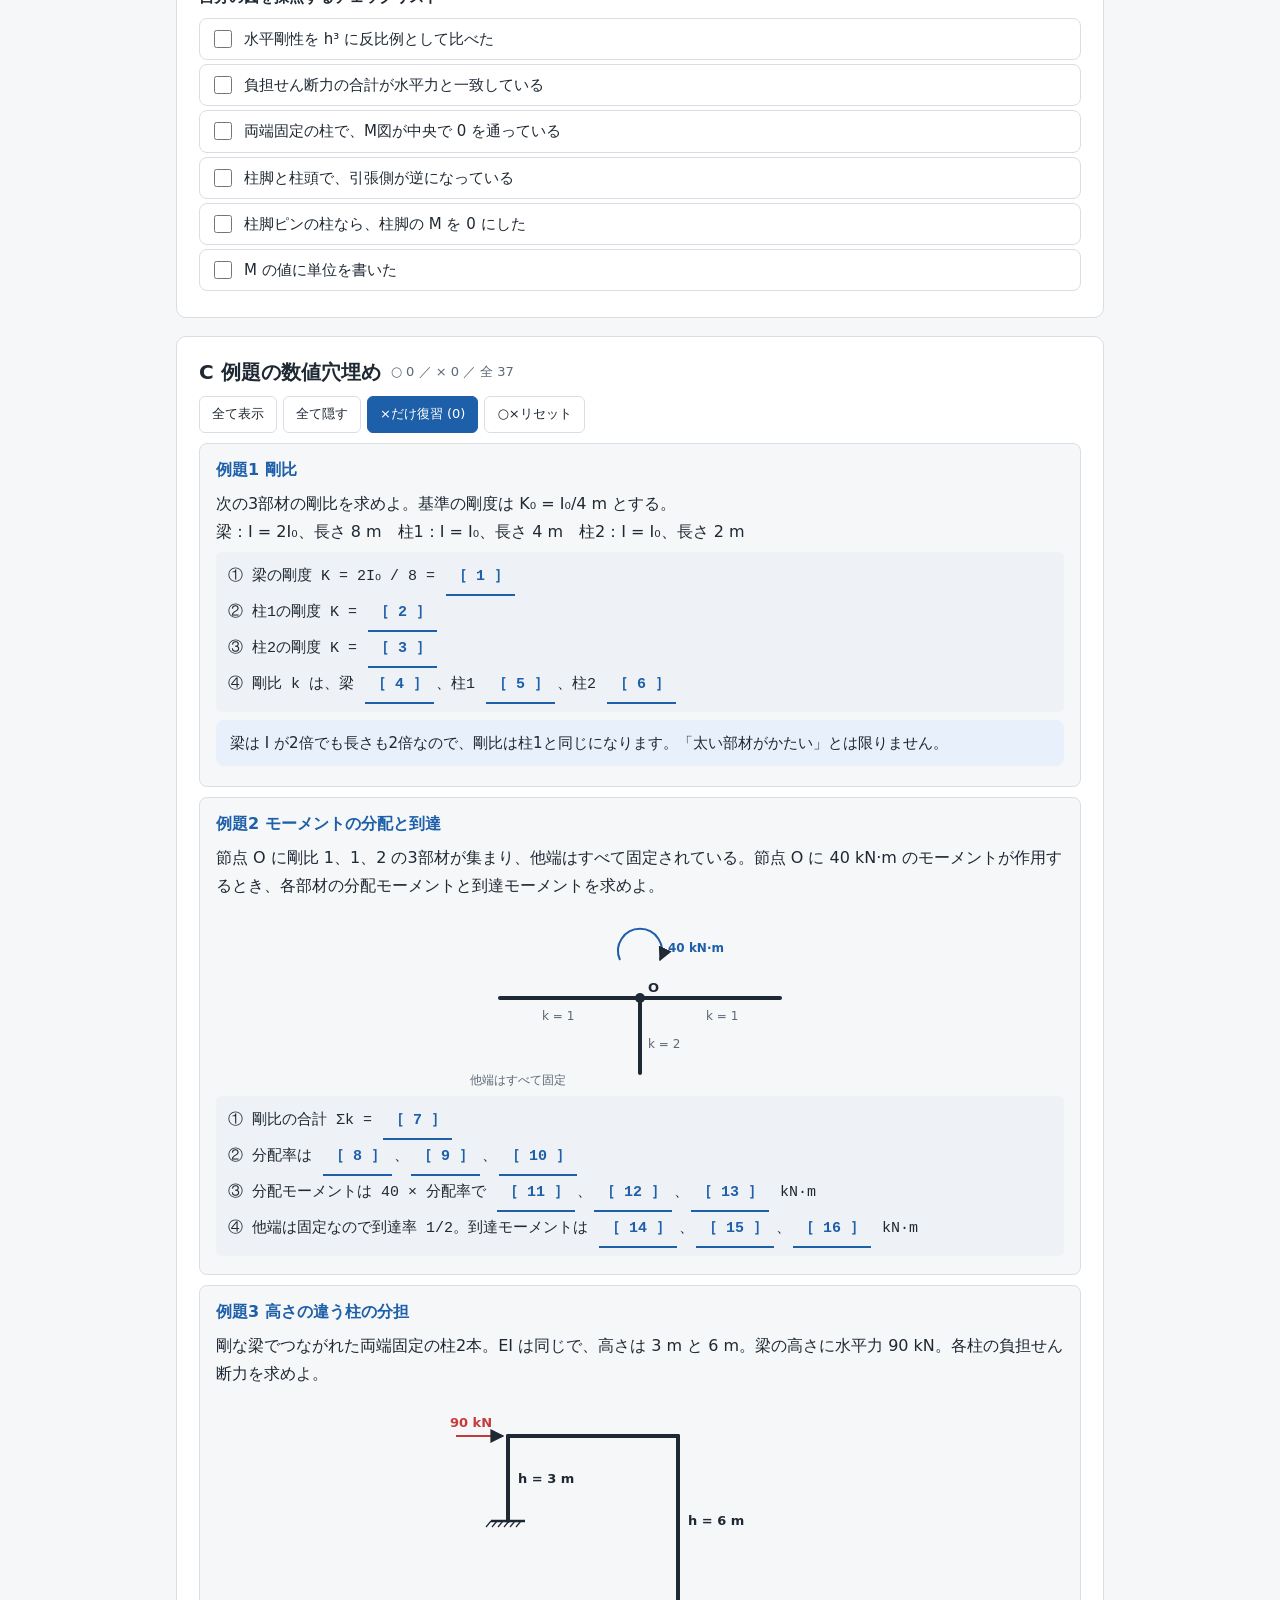
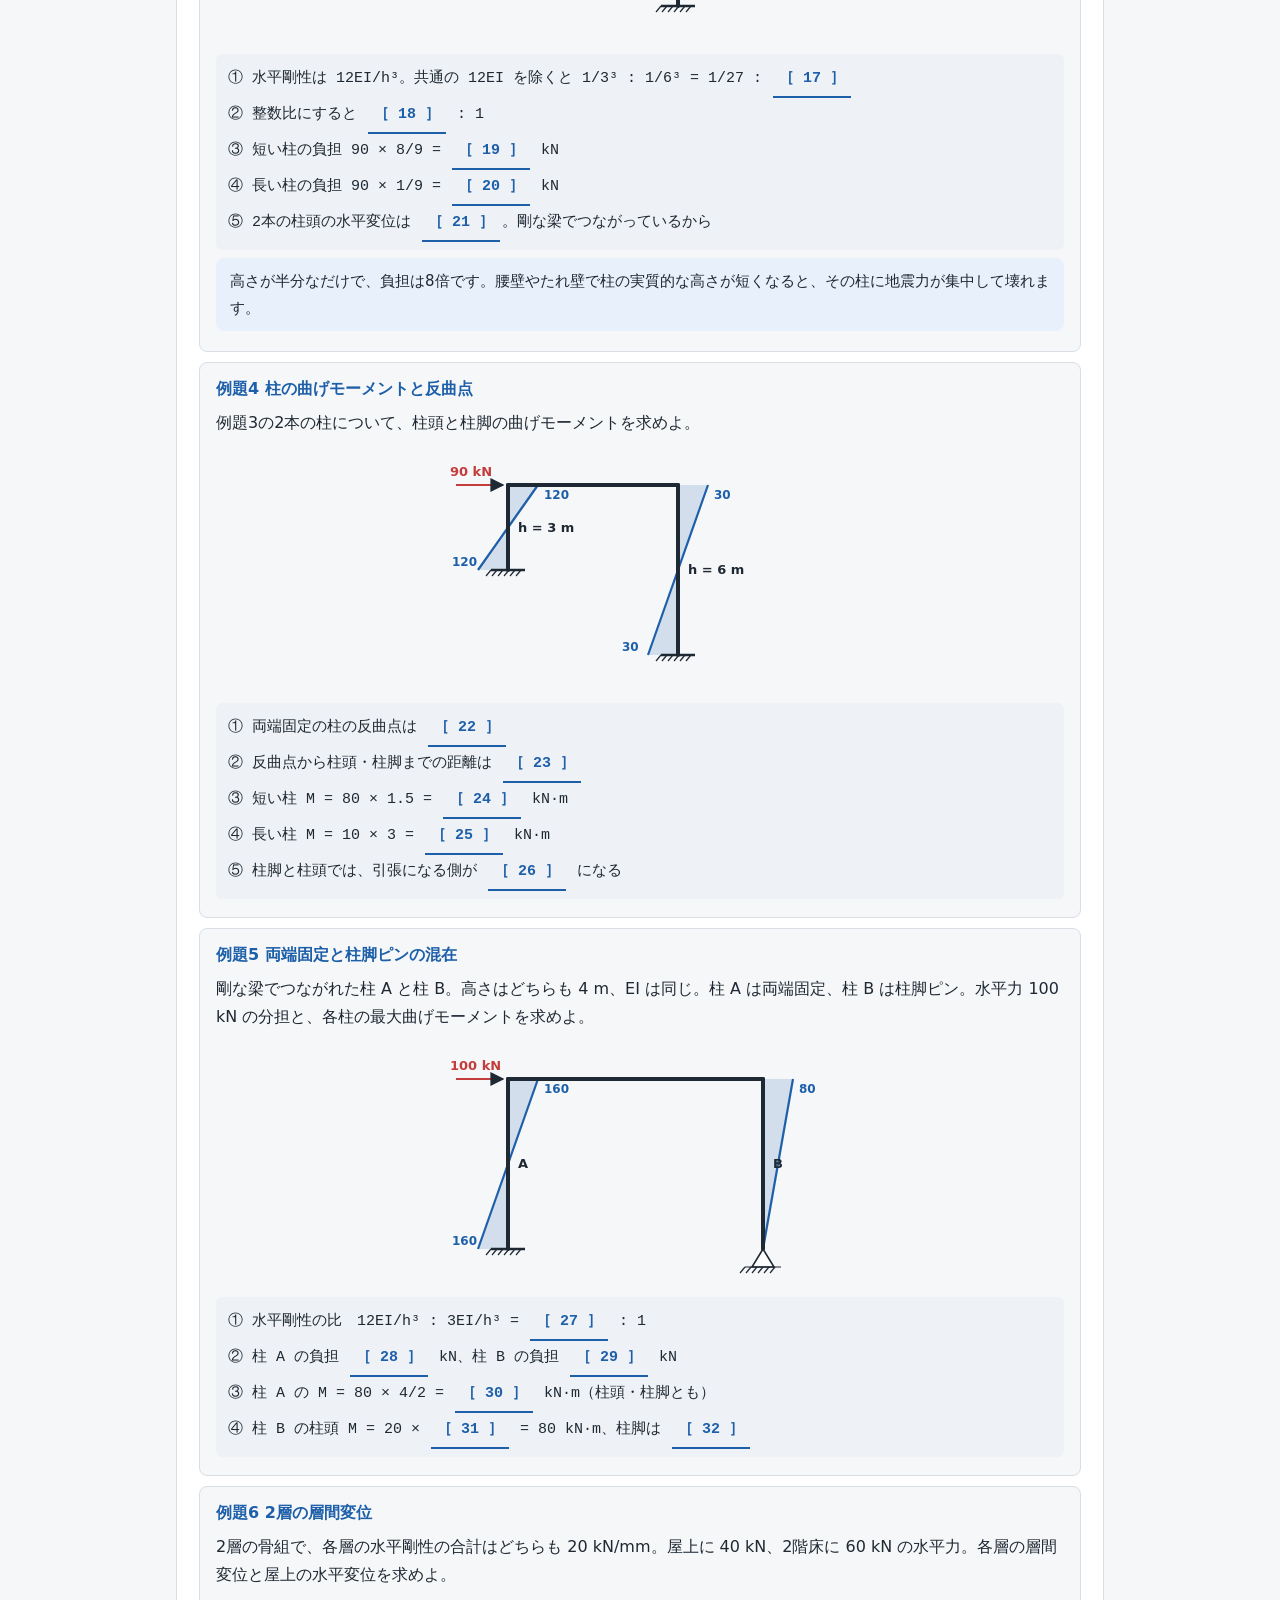
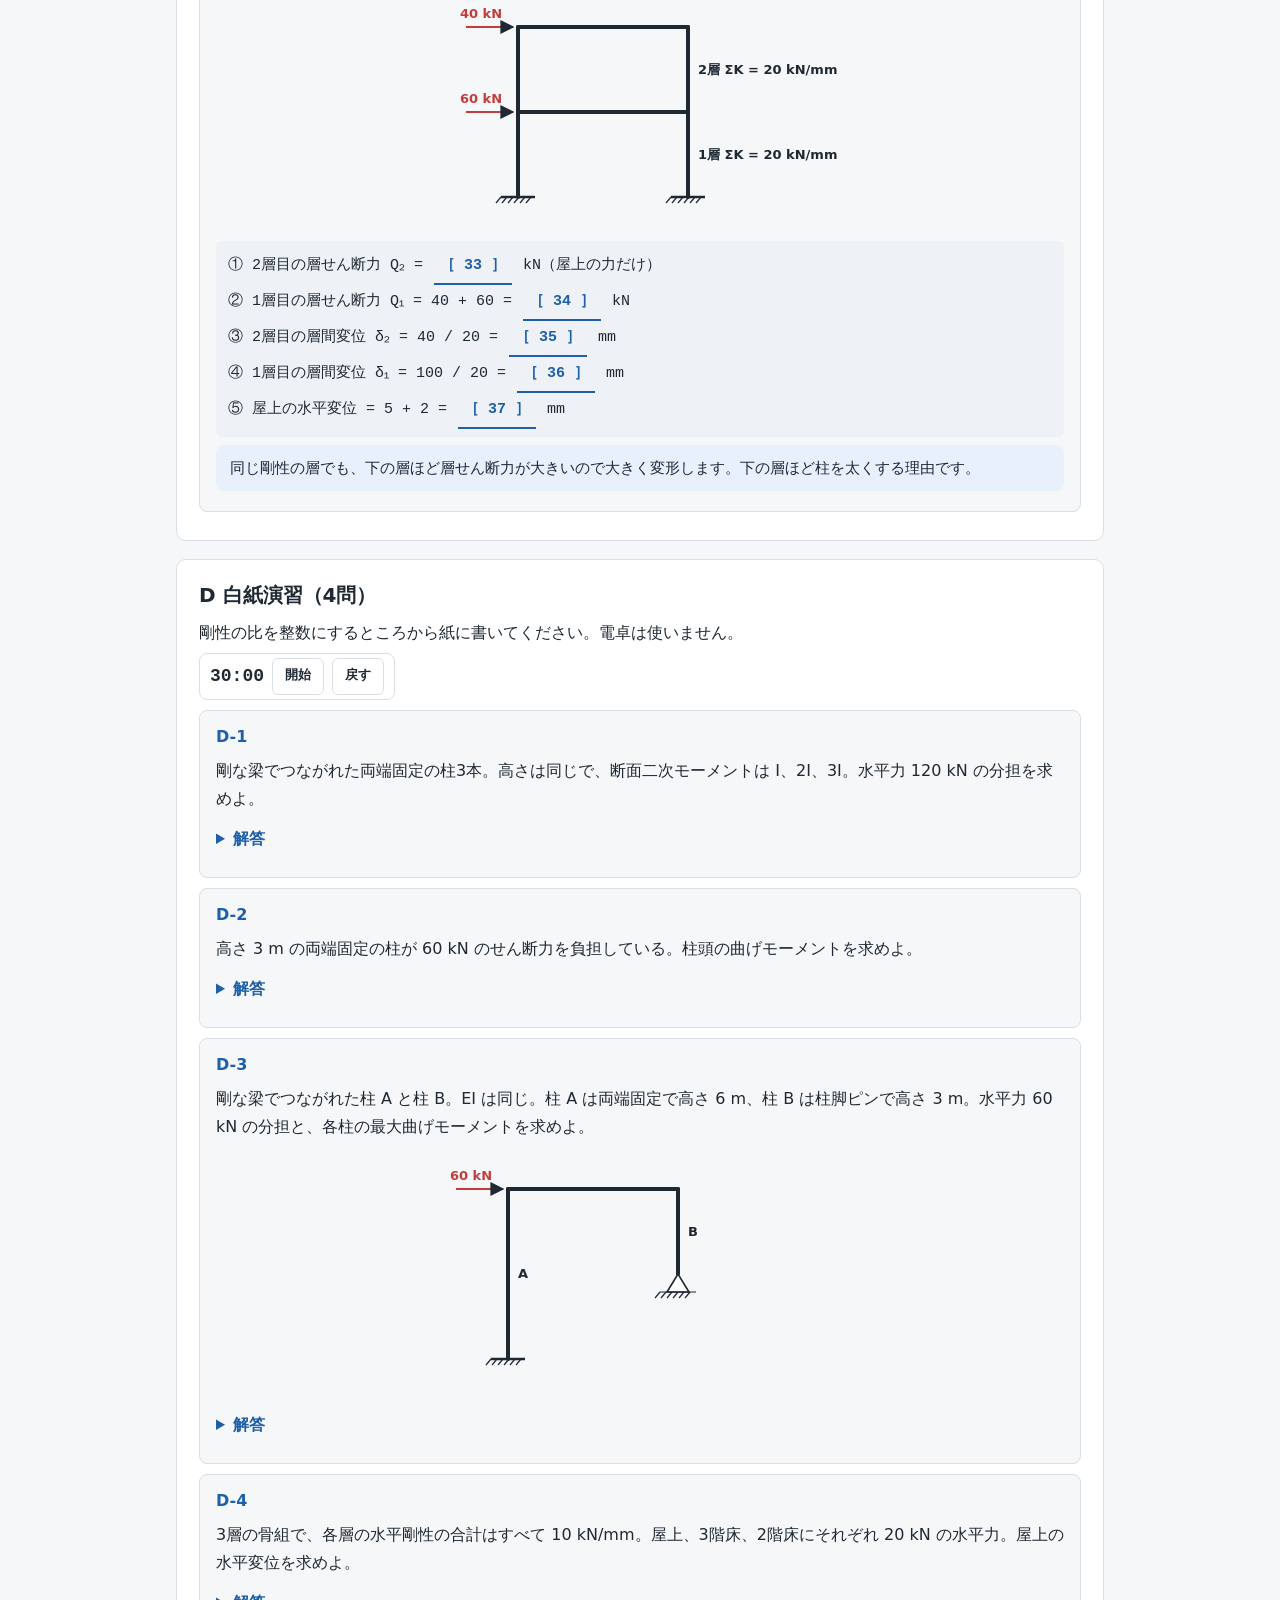
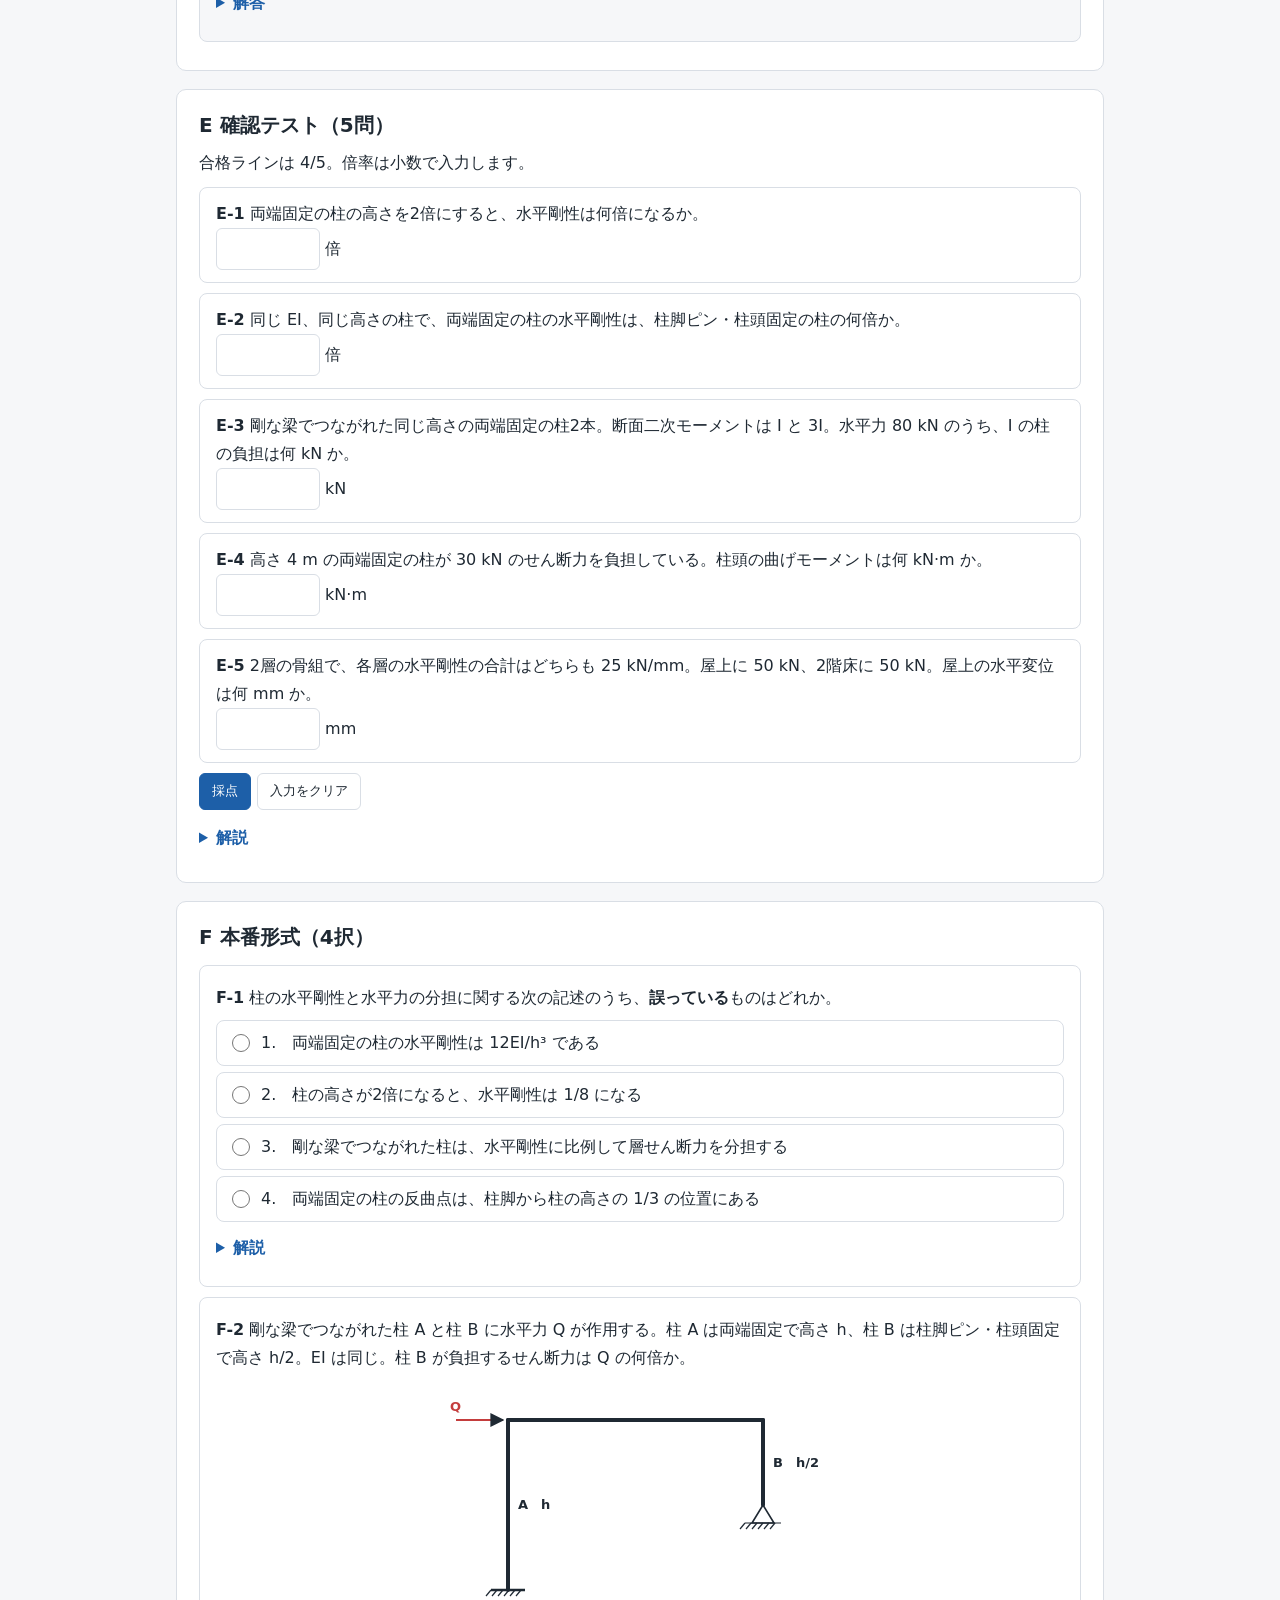
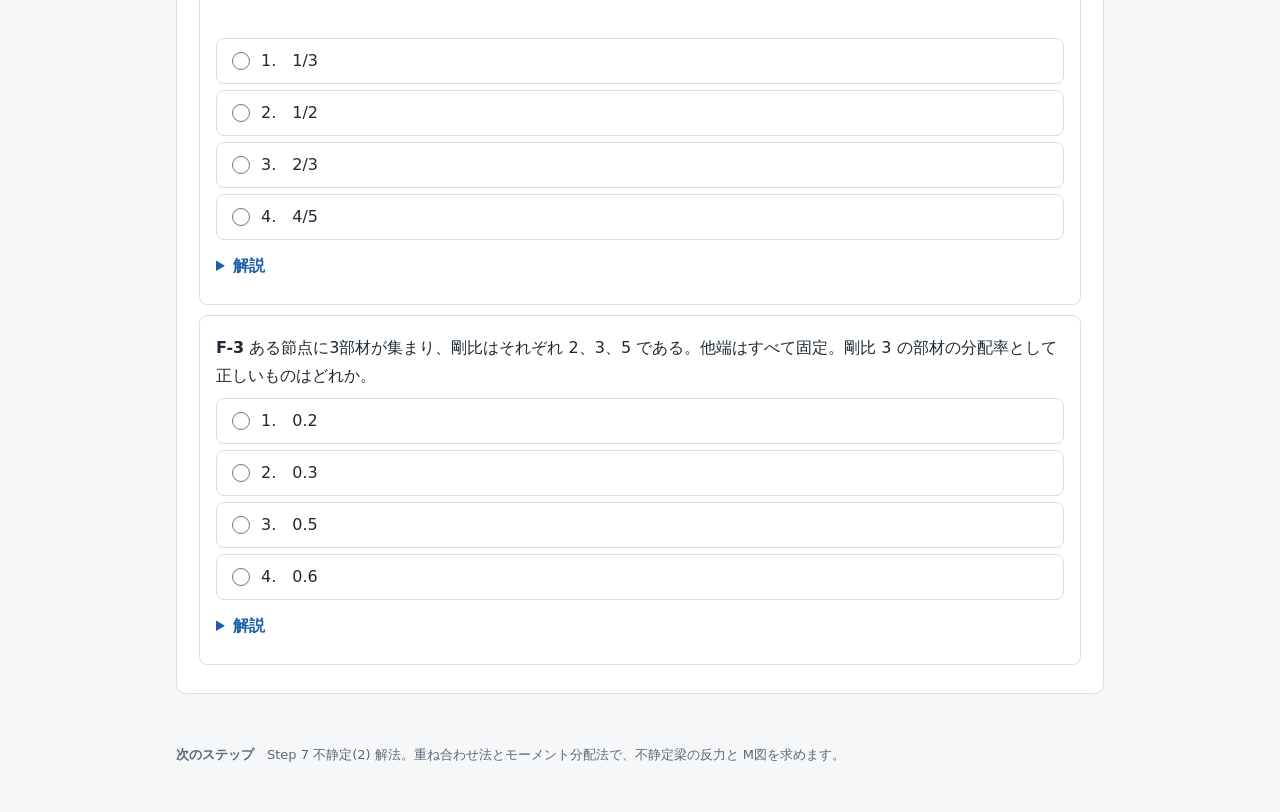
<file: structure/mechanics/S06.html>
<!DOCTYPE html>
<html lang="ja">
<head>
<meta charset="UTF-8">
<meta name="viewport" content="width=device-width, initial-scale=1">
<title>Step 6 不静定(1) 剛性と分担 ｜ 一級建築士 構造力学</title>
<link rel="manifest" href="../../manifest.webmanifest">
<meta name="theme-color" content="#1d5fa8">
<link rel="apple-touch-icon" href="../../assets/icon-180.png">
<link rel="stylesheet" href="../../assets/app.css">
</head>
<body>
<header><div class="hin">
  <h1>Step 6 不静定(1) 剛性と分担</h1>
  <span class="sub">学科IV 構造 ／ 目安 4日</span>
  <nav class="tabs">
    <a href="../../index.html">目次</a><a href="#intro">進め方</a><a href="#A">A 知識</a><a href="#B">B 手順</a><a href="#C">C 例題</a><a href="#D">D 演習</a><a href="#E">E テスト</a><a href="#F">F 4択</a>
  </nav>
  <span class="prog" id="gprog"></span>
</div></header>

<main>

<!-- ===================== 進め方 ===================== -->
<section class="card" id="intro">
<h2>このステップの進め方</h2>
<p>不静定構造では、力は<b>かたい部材ほど多く流れます</b>。このステップでは、その「かたさ」を数値にした剛比と水平剛性を使って、節点のモーメントや地震の水平力を部材どうしで分け合う計算をします。</p>
<div class="warn">
<b>核になるのは「剛性に比例して分担する」の一文です。</b>柱の水平剛性は両端固定なら 12EI/h³、柱脚ピンなら 3EI/h³。高さの3乗が分母にあるので、<b>短い柱ほど桁違いに多くの力を受けます</b>。これは地震で短柱が壊れやすい理由そのものです。
</div>
<table>
<tr><th style="width:7em">日</th><th>内容</th><th style="width:5em">目安</th></tr>
<tr><td>1日目</td><td>A 前提知識。剛比、分配率、水平剛性、反曲点</td><td>60分</td></tr>
<tr><td>2日目</td><td>B 解法手順と C 例題 1〜3</td><td>60分</td></tr>
<tr><td>3日目</td><td>C 例題 4〜6 と D 白紙演習</td><td>60分</td></tr>
<tr><td>4日目</td><td>E 確認テスト、×だけ復習、F 4択</td><td>45分</td></tr>
</table>
<p class="note">このステップの計算は、ほとんどが比と足し算です。共通の EI は比の計算で消えるので、書かずに進めて構いません。学科に電卓は持ち込めません。</p>
</section>

<!-- ===================== A ===================== -->
<section class="card" id="A" data-sec="A">
<h2>A 前提知識の穴埋め <span class="cnt"></span></h2>
<div class="tools">
  <button data-act="show">全て表示</button><button data-act="hide">全て隠す</button>
  <button data-act="review" class="pri">×だけ復習</button><button data-act="reset">○×リセット</button>
</div>

<h3>A-1 剛度と剛比</h3>
<ul>
<li>剛度 K = I ÷ <span class="bl" data-a="L（部材の長さ）">＿</span></li>
<li>剛比 k = K ÷ <span class="bl" data-a="基準の剛度 K₀">＿</span></li>
<li>剛比が大きい部材ほど、節点が回転しようとするときに多くの曲げモーメントを <span class="bl" data-a="負担する">＿</span></li>
<li>I が同じなら、長さが半分の部材の剛比は <span class="bl" data-a="2">＿</span> 倍</li>
</ul>

<h3>A-2 分配率と到達率</h3>
<div id="figJoint"></div>
<ul>
<li>節点にモーメントが加わると、そこに集まる部材が <span class="bl" data-a="剛比">＿</span> に比例して分担する</li>
<li>分配率 DF = k ÷ <span class="bl" data-a="Σk（節点に集まる剛比の合計）">＿</span>。同じ節点の分配率を全部足すと <span class="bl" data-a="1">＿</span></li>
<li>分配されたモーメントは、他端が固定なら <span class="bl" data-a="1/2">＿</span> が他端へ伝わる。この割合を到達率という</li>
<li>他端がピンの部材は、剛比を <span class="bl" data-a="3/4">＿</span> 倍にした有効剛比で分配し、他端への到達モーメントは <span class="bl" data-a="0">＿</span></li>
</ul>

<h3>A-3 柱の水平剛性</h3>
<p>柱の頭を水平に 1 だけ動かすのに必要な力です。柱頭は剛な梁に固定されているとします。</p>
<div class="figrow" id="figCol"></div>
<div class="scroll"><table>
<tr><th style="width:11em">柱の支持条件</th><th style="width:8em">水平剛性</th><th>柱の曲げモーメント</th></tr>
<tr><td>両端固定</td><td><span class="bl" data-a="12EI/h³">＿</span></td><td>柱頭・柱脚とも Q × <span class="bl" data-a="h/2">＿</span></td></tr>
<tr><td>柱脚ピン・柱頭固定</td><td><span class="bl" data-a="3EI/h³">＿</span></td><td>柱頭で Q × <span class="bl" data-a="h">＿</span>、柱脚で 0</td></tr>
</table></div>
<ul>
<li>同じ EI と h なら、両端固定の柱は柱脚ピンの柱の <span class="bl" data-a="4">＿</span> 倍かたい</li>
<li>柱の高さが2倍になると水平剛性は <span class="bl" data-a="1/8">＿</span> になる</li>
<li>I が2倍になると水平剛性は <span class="bl" data-a="2">＿</span> 倍</li>
<li>両端固定の柱の反曲点は、柱の <span class="bl" data-a="中央（高さ h/2）">＿</span> にある。反曲点では M = <span class="bl" data-a="0">＿</span></li>
</ul>

<h3>A-4 水平力の分担と層間変位</h3>
<ul>
<li>剛な梁でつながれた柱は、柱頭が <span class="bl" data-a="同じ量だけ">＿</span> 水平に動く</li>
<li>だから各柱の負担は <span class="bl" data-a="水平剛性">＿</span> に比例する。Qᵢ = Q × Kᵢ ÷ <span class="bl" data-a="ΣK">＿</span></li>
<li>層間変位 δ = 層せん断力 ÷ <span class="bl" data-a="その層の水平剛性の合計 ΣK">＿</span></li>
<li>ある層の層せん断力は、その層より <span class="bl" data-a="上">＿</span> にある水平力をすべて足したもの。だから下の層ほど大きい</li>
<li>屋上の水平変位は、各層の層間変位の <span class="bl" data-a="和">＿</span></li>
<li>柱を並べるのは <span class="bl" data-a="並列">＿</span> ばね、層を積み重ねるのは <span class="bl" data-a="直列">＿</span> ばねと同じ</li>
</ul>
</section>

<!-- ===================== B ===================== -->
<section class="card" id="B" data-sec="B">
<h2>B 解法手順の穴埋め <span class="cnt"></span></h2>
<div class="tools">
  <button data-act="show">全て表示</button><button data-act="hide">全て隠す</button>
  <button data-act="review" class="pri">×だけ復習</button><button data-act="reset">○×リセット</button>
</div>

<h3>B-1 水平力を柱に分ける手順</h3>
<ol>
<li>各柱の支持条件を見て、係数 <span class="bl" data-a="12 か 3">＿</span> を決める</li>
<li>水平剛性を係数 × I ÷ h³ で書く。全柱に共通の E は <span class="bl" data-a="比では消える">＿</span></li>
<li>剛性の比を簡単な整数にする</li>
<li>層せん断力をその比で分ける</li>
<li>柱ごとに M を出す。両端固定は <span class="bl" data-a="Q × h/2">＿</span>、柱脚ピンは柱頭で <span class="bl" data-a="Q × h">＿</span></li>
</ol>

<h3>B-2 節点モーメントを分配する手順</h3>
<ol>
<li>節点に集まる部材の剛比 k を出す。他端ピンの部材は <span class="bl" data-a="3/4">＿</span> 倍する</li>
<li>分配率 DF = k ÷ Σk を出す</li>
<li>節点のモーメントに分配率を掛けて、各部材の <span class="bl" data-a="分配モーメント">＿</span> を出す</li>
<li>他端が固定の部材は、その <span class="bl" data-a="1/2">＿</span> を他端に書き込む</li>
</ol>

<h3>B-3 層間変位の手順</h3>
<ol>
<li>最上階から順に水平力を <span class="bl" data-a="足し合わせて">＿</span>、各層の層せん断力を出す</li>
<li>各層で δ = Q ÷ ΣK</li>
<li>屋上の変位は各層の δ を <span class="bl" data-a="足す">＿</span></li>
</ol>

<h3 id="B4">B-4 図を描く課題</h3>
<p>剛な梁でつながれた両端固定の柱が2本ある。左の柱は高さ 3 m、右の柱は高さ 6 m、EI は同じ。梁の高さに右向き 90 kN。各柱の負担せん断力と、柱の M図を紙に描いてください。</p>
<details><summary>答えの図を見る</summary><div>
<div id="figB4"></div>
<p>剛性の比は 1/27 : 1/216 = 8 : 1 なので、左の短い柱が 80 kN、右の長い柱が 10 kN を受けます。柱の M は短い柱が 80 × 1.5 = 120 kN·m、長い柱が 10 × 3 = 30 kN·m。どちらも中央に反曲点があり、柱脚と柱頭で逆側が引張になります。</p>
</div></details>

<h4>自分の図を採点するチェックリスト</h4>
<ul class="chk">
<li><label><input type="checkbox" data-ck="s6-1"><span>水平剛性を h³ に反比例として比べた</span></label></li>
<li><label><input type="checkbox" data-ck="s6-2"><span>負担せん断力の合計が水平力と一致している</span></label></li>
<li><label><input type="checkbox" data-ck="s6-3"><span>両端固定の柱で、M図が中央で 0 を通っている</span></label></li>
<li><label><input type="checkbox" data-ck="s6-4"><span>柱脚と柱頭で、引張側が逆になっている</span></label></li>
<li><label><input type="checkbox" data-ck="s6-5"><span>柱脚ピンの柱なら、柱脚の M を 0 にした</span></label></li>
<li><label><input type="checkbox" data-ck="s6-6"><span>M の値に単位を書いた</span></label></li>
</ul>
</section>

<!-- ===================== C ===================== -->
<section class="card" id="C" data-sec="C">
<h2>C 例題の数値穴埋め <span class="cnt"></span></h2>
<div class="tools">
  <button data-act="show">全て表示</button><button data-act="hide">全て隠す</button>
  <button data-act="review" class="pri">×だけ復習</button><button data-act="reset">○×リセット</button>
</div>

<div class="ex"><div class="ttl">例題1 剛比</div>
<p>次の3部材の剛比を求めよ。基準の剛度は K₀ = I₀/4 m とする。<br>梁：I = 2I₀、長さ 8 m　柱1：I = I₀、長さ 4 m　柱2：I = I₀、長さ 2 m</p>
<div class="calc">
① 梁の剛度 K = 2I₀ / 8 = <span class="bl" data-a="I₀/4">＿</span><br>
② 柱1の剛度 K = <span class="bl" data-a="I₀/4">＿</span><br>
③ 柱2の剛度 K = <span class="bl" data-a="I₀/2">＿</span><br>
④ 剛比 k は、梁 <span class="bl" data-a="1">＿</span>、柱1 <span class="bl" data-a="1">＿</span>、柱2 <span class="bl" data-a="2">＿</span>
</div>
<p class="note">梁は I が2倍でも長さも2倍なので、剛比は柱1と同じになります。「太い部材がかたい」とは限りません。</p>
</div>

<div class="ex"><div class="ttl">例題2 モーメントの分配と到達</div>
<p>節点 O に剛比 1、1、2 の3部材が集まり、他端はすべて固定されている。節点 O に 40 kN·m のモーメントが作用するとき、各部材の分配モーメントと到達モーメントを求めよ。</p>
<div id="figC2"></div>
<div class="calc">
① 剛比の合計 Σk = <span class="bl" data-a="4">＿</span><br>
② 分配率は <span class="bl" data-a="1/4">＿</span>、<span class="bl" data-a="1/4">＿</span>、<span class="bl" data-a="1/2">＿</span><br>
③ 分配モーメントは 40 × 分配率で <span class="bl" data-a="10">＿</span>、<span class="bl" data-a="10">＿</span>、<span class="bl" data-a="20">＿</span> kN·m<br>
④ 他端は固定なので到達率 1/2。到達モーメントは <span class="bl" data-a="5">＿</span>、<span class="bl" data-a="5">＿</span>、<span class="bl" data-a="10">＿</span> kN·m
</div>
</div>

<div class="ex"><div class="ttl">例題3 高さの違う柱の分担</div>
<p>剛な梁でつながれた両端固定の柱2本。EI は同じで、高さは 3 m と 6 m。梁の高さに水平力 90 kN。各柱の負担せん断力を求めよ。</p>
<div id="figC3"></div>
<div class="calc">
① 水平剛性は 12EI/h³。共通の 12EI を除くと 1/3³ : 1/6³ = 1/27 : <span class="bl" data-a="1/216">＿</span><br>
② 整数比にすると <span class="bl" data-a="8">＿</span> : 1<br>
③ 短い柱の負担 90 × 8/9 = <span class="bl" data-a="80">＿</span> kN<br>
④ 長い柱の負担 90 × 1/9 = <span class="bl" data-a="10">＿</span> kN<br>
⑤ 2本の柱頭の水平変位は <span class="bl" data-a="等しい">＿</span>。剛な梁でつながっているから
</div>
<p class="note">高さが半分なだけで、負担は8倍です。腰壁やたれ壁で柱の実質的な高さが短くなると、その柱に地震力が集中して壊れます。</p>
</div>

<div class="ex"><div class="ttl">例題4 柱の曲げモーメントと反曲点</div>
<p>例題3の2本の柱について、柱頭と柱脚の曲げモーメントを求めよ。</p>
<div id="figC4"></div>
<div class="calc">
① 両端固定の柱の反曲点は <span class="bl" data-a="柱の中央">＿</span><br>
② 反曲点から柱頭・柱脚までの距離は <span class="bl" data-a="h/2">＿</span><br>
③ 短い柱 M = 80 × 1.5 = <span class="bl" data-a="120">＿</span> kN·m<br>
④ 長い柱 M = 10 × 3 = <span class="bl" data-a="30">＿</span> kN·m<br>
⑤ 柱脚と柱頭では、引張になる側が <span class="bl" data-a="逆">＿</span> になる
</div>
</div>

<div class="ex"><div class="ttl">例題5 両端固定と柱脚ピンの混在</div>
<p>剛な梁でつながれた柱 A と柱 B。高さはどちらも 4 m、EI は同じ。柱 A は両端固定、柱 B は柱脚ピン。水平力 100 kN の分担と、各柱の最大曲げモーメントを求めよ。</p>
<div id="figC5"></div>
<div class="calc">
① 水平剛性の比　12EI/h³ : 3EI/h³ = <span class="bl" data-a="4">＿</span> : 1<br>
② 柱 A の負担 <span class="bl" data-a="80">＿</span> kN、柱 B の負担 <span class="bl" data-a="20">＿</span> kN<br>
③ 柱 A の M = 80 × 4/2 = <span class="bl" data-a="160">＿</span> kN·m（柱頭・柱脚とも）<br>
④ 柱 B の柱頭 M = 20 × <span class="bl" data-a="4">＿</span> = 80 kN·m、柱脚は <span class="bl" data-a="0">＿</span>
</div>
</div>

<div class="ex"><div class="ttl">例題6 2層の層間変位</div>
<p>2層の骨組で、各層の水平剛性の合計はどちらも 20 kN/mm。屋上に 40 kN、2階床に 60 kN の水平力。各層の層間変位と屋上の水平変位を求めよ。</p>
<div id="figC6"></div>
<div class="calc">
① 2層目の層せん断力 Q₂ = <span class="bl" data-a="40">＿</span> kN（屋上の力だけ）<br>
② 1層目の層せん断力 Q₁ = 40 + 60 = <span class="bl" data-a="100">＿</span> kN<br>
③ 2層目の層間変位 δ₂ = 40 / 20 = <span class="bl" data-a="2">＿</span> mm<br>
④ 1層目の層間変位 δ₁ = 100 / 20 = <span class="bl" data-a="5">＿</span> mm<br>
⑤ 屋上の水平変位 = 5 + 2 = <span class="bl" data-a="7">＿</span> mm
</div>
<p class="note">同じ剛性の層でも、下の層ほど層せん断力が大きいので大きく変形します。下の層ほど柱を太くする理由です。</p>
</div>
</section>

<!-- ===================== D ===================== -->
<section class="card" id="D">
<h2>D 白紙演習（4問）</h2>
<p>剛性の比を整数にするところから紙に書いてください。電卓は使いません。</p>
<div class="tools" data-timer="30"></div>

<div class="ex" id="D1"><div class="ttl">D-1</div>
<p>剛な梁でつながれた両端固定の柱3本。高さは同じで、断面二次モーメントは I、2I、3I。水平力 120 kN の分担を求めよ。</p>
<details><summary>解答</summary><div>
<div class="calc">水平剛性は I に比例 → 1 : 2 : 3<br>120 × 1/6 = 20、120 × 2/6 = 40、120 × 3/6 = 60 kN</div>
</div></details>
</div>

<div class="ex" id="D2"><div class="ttl">D-2</div>
<p>高さ 3 m の両端固定の柱が 60 kN のせん断力を負担している。柱頭の曲げモーメントを求めよ。</p>
<details><summary>解答</summary><div>
<div class="calc">反曲点は中央 → M = 60 × 1.5 = 90 kN·m</div>
</div></details>
</div>

<div class="ex" id="D3"><div class="ttl">D-3</div>
<p>剛な梁でつながれた柱 A と柱 B。EI は同じ。柱 A は両端固定で高さ 6 m、柱 B は柱脚ピンで高さ 3 m。水平力 60 kN の分担と、各柱の最大曲げモーメントを求めよ。</p>
<div id="figD3"></div>
<details><summary>解答</summary><div>
<div class="calc">柱 A 12/6³ = 12/216 = 1/18　柱 B 3/3³ = 3/27 = 1/9　→ 1 : 2<br>柱 A 20 kN、柱 B 40 kN<br>柱 A の M = 20 × 6/2 = 60 kN·m<br>柱 B の柱頭 M = 40 × 3 = 120 kN·m</div>
<p>支持条件では A が4倍かたくても、高さの差 2³ = 8 倍で逆転します。係数と高さの両方を掛けて比べます。</p>
</div></details>
</div>

<div class="ex" id="D4"><div class="ttl">D-4</div>
<p>3層の骨組で、各層の水平剛性の合計はすべて 10 kN/mm。屋上、3階床、2階床にそれぞれ 20 kN の水平力。屋上の水平変位を求めよ。</p>
<details><summary>解答</summary><div>
<div class="calc">層せん断力　3層目 20、2層目 40、1層目 60 kN<br>層間変位　2、4、6 mm<br>屋上 2 + 4 + 6 = 12 mm</div>
</div></details>
</div>
</section>

<!-- ===================== E ===================== -->
<section class="card" id="E">
<h2>E 確認テスト（5問）</h2>
<p>合格ラインは 4/5。倍率は小数で入力します。</p>

<div class="qz"><b>E-1</b> 両端固定の柱の高さを2倍にすると、水平剛性は何倍になるか。<br>
<input type="number" step="any" data-a="0.125"> 倍 <span class="res"></span></div>

<div class="qz"><b>E-2</b> 同じ EI、同じ高さの柱で、両端固定の柱の水平剛性は、柱脚ピン・柱頭固定の柱の何倍か。<br>
<input type="number" step="any" data-a="4"> 倍 <span class="res"></span></div>

<div class="qz"><b>E-3</b> 剛な梁でつながれた同じ高さの両端固定の柱2本。断面二次モーメントは I と 3I。水平力 80 kN のうち、I の柱の負担は何 kN か。<br>
<input type="number" step="any" data-a="20"> kN <span class="res"></span></div>

<div class="qz"><b>E-4</b> 高さ 4 m の両端固定の柱が 30 kN のせん断力を負担している。柱頭の曲げモーメントは何 kN·m か。<br>
<input type="number" step="any" data-a="60"> kN·m <span class="res"></span></div>

<div class="qz"><b>E-5</b> 2層の骨組で、各層の水平剛性の合計はどちらも 25 kN/mm。屋上に 50 kN、2階床に 50 kN。屋上の水平変位は何 mm か。<br>
<input type="number" step="any" data-a="6"> mm <span class="res"></span></div>

<div class="tools"><button id="grade" class="pri">採点</button><button id="gclear">入力をクリア</button></div>
<div class="score" id="score"></div>
<details><summary>解説</summary><div>
<div class="calc">E-1　1/h³ → 1/8 = 0.125<br>
E-2　12 ÷ 3 = 4<br>
E-3　1 : 3 → 80 × 1/4 = 20<br>
E-4　30 × 2 = 60<br>
E-5　2層目 50/25 = 2、1層目 100/25 = 4 → 6</div>
</div></details>
</section>

<!-- ===================== F ===================== -->
<section class="card" id="F">
<h2>F 本番形式（4択）</h2>

<div class="mc" data-a="4">
<p><b>F-1</b> 柱の水平剛性と水平力の分担に関する次の記述のうち、<b>誤っている</b>ものはどれか。</p>
<ul class="opts">
<li><label><input type="radio"><span>1.　両端固定の柱の水平剛性は 12EI/h³ である</span></label></li>
<li><label><input type="radio"><span>2.　柱の高さが2倍になると、水平剛性は 1/8 になる</span></label></li>
<li><label><input type="radio"><span>3.　剛な梁でつながれた柱は、水平剛性に比例して層せん断力を分担する</span></label></li>
<li><label><input type="radio"><span>4.　両端固定の柱の反曲点は、柱脚から柱の高さの 1/3 の位置にある</span></label></li>
</ul>
<details><summary>解説</summary><div>
<p>両端固定の柱の反曲点は中央、つまり h/2 の位置です。4 が誤りです。柱頭と柱脚の条件が等しいので、曲げは上下対称になります。</p>
</div></details>
</div>

<div class="mc" data-a="3">
<p><b>F-2</b> 剛な梁でつながれた柱 A と柱 B に水平力 Q が作用する。柱 A は両端固定で高さ h、柱 B は柱脚ピン・柱頭固定で高さ h/2。EI は同じ。柱 B が負担するせん断力は Q の何倍か。</p>
<div id="figF2"></div>
<ul class="opts">
<li><label><input type="radio"><span>1.　1/3</span></label></li>
<li><label><input type="radio"><span>2.　1/2</span></label></li>
<li><label><input type="radio"><span>3.　2/3</span></label></li>
<li><label><input type="radio"><span>4.　4/5</span></label></li>
</ul>
<details><summary>解説</summary><div>
<p>柱 A は 12EI/h³。柱 B は 3EI/(h/2)³ = 24EI/h³。比は 1 : 2 なので、柱 B は 2/3 を負担します。</p>
<p>支持条件だけ見ると A が4倍かたいので 1/5 と考えがちですが、高さが半分で 8 倍かたくなる効果のほうが大きく勝ちます。</p>
</div></details>
</div>

<div class="mc" data-a="2">
<p><b>F-3</b> ある節点に3部材が集まり、剛比はそれぞれ 2、3、5 である。他端はすべて固定。剛比 3 の部材の分配率として正しいものはどれか。</p>
<ul class="opts">
<li><label><input type="radio"><span>1.　0.2</span></label></li>
<li><label><input type="radio"><span>2.　0.3</span></label></li>
<li><label><input type="radio"><span>3.　0.5</span></label></li>
<li><label><input type="radio"><span>4.　0.6</span></label></li>
</ul>
<details><summary>解説</summary><div>
<p>分配率 = 3 ÷ (2 + 3 + 5) = 0.3。</p>
</div></details>
</div>
</section>

</main>
<footer>
<p><b>次のステップ</b>　Step 7 不静定(2) 解法。重ね合わせ法とモーメント分配法で、不静定梁の反力と M図を求めます。</p>
</footer>

<script src="../../assets/app.js"></script>
<script>
(function(){
var K=window.IKKYU, fig=K.fig, figc=K.figc, F=K.frameFig, DEFS=K.DEFS;

/* 剛な梁でつながれた柱。cols: [{x, h, base:'fix'|'pin', M, label}]。梁の高さ top */
function cols(o){
  var top=o.top, nodes={}, members=[], sup=[], M=[], labels=[];
  o.cols.forEach(function(c,i){
    var b='B'+i, t='T'+i;
    nodes[b]=[c.x, top-c.h]; nodes[t]=[c.x, top];
    members.push([b,t]); sup.push({n:b, t:c.base});
    if(c.M!=null){
      var marks=[{t:1,v:-c.M,l:c.M+'',dx:6,dy:14}];
      if(c.base==='fix') marks.push({t:0,v:c.M,l:c.M+'',dx:-26,dy:-4});
      M.push({m:members.length-1, pts: c.base==='fix'? [[0,c.M],[0.5,0],[1,-c.M]] : [[0,0],[1,-c.M]], marks:marks});
    }
    if(c.label) labels.push({at:[c.x, top-c.h/2], l:c.label, dx:10, dy:4});
  });
  for(var i=0;i<o.cols.length-1;i++) members.push(['T'+i,'T'+(i+1)]);
  return F({W:o.W||420, maxH:o.maxH||170, nodes:nodes, members:members, sup:sup, M:M, labels:labels.concat(o.labels||[]),
    loads:[{t:'P',at:[o.cols[0].x, top], d:'right', l:o.P}], mScale:o.mScale||30, padR:o.padR||90, padB:o.padB||40, padT:o.padT||40});
}

/* A-2 節点 */
fig('figJoint','<svg class="fig" viewBox="0 0 420 180" width="420">'+DEFS+
  '<line x1="210" y1="90" x2="70" y2="90" class="bm"/><line x1="210" y1="90" x2="350" y2="90" class="bm"/><line x1="210" y1="90" x2="210" y2="165" class="bm"/>'+
  '<g class="gr">'+[70,350].map(function(x){ var s=''; for(var y=66;y<=112;y+=8) s+='<line x1="'+x+'" y1="'+y+'" x2="'+(x+(x<210?-8:8))+'" y2="'+(y+8)+'"/>'; return s+'<line x1="'+x+'" y1="64" x2="'+x+'" y2="116" style="stroke-width:2"/>'; }).join('')+
  '<line x1="186" y1="165" x2="234" y2="165" style="stroke-width:2"/></g>'+
  '<circle cx="210" cy="90" r="5" fill="currentColor"/><text x="218" y="84" class="nm">O</text>'+
  '<g class="rc" color="var(--acc)"><path d="M 190 52 A 22 22 0 1 1 230 52" marker-end="url(#ab)"/></g><text x="238" y="44" class="rt">節点のモーメント M</text>'+
  '<text x="112" y="112" class="dt">剛比 k₁</text><text x="276" y="112" class="dt">剛比 k₂</text><text x="218" y="140" class="dt">剛比 k₃</text>'+
  '<text x="60" y="176" class="dt">部材 i の分担 = M × kᵢ / (k₁ + k₂ + k₃)</text></svg>');

/* A-3 柱の水平剛性 */
fig('figCol',
  figc('両端固定　12EI/h³', cols({W:220,top:4,P:'Q',cols:[{x:0,h:4,base:'fix',M:1}],mScale:26,padR:60,labels:[]}).replace(/>1</g,'>Qh/2<'))+
  figc('柱脚ピン　3EI/h³', cols({W:220,top:4,P:'Q',cols:[{x:0,h:4,base:'pin',M:1}],mScale:26,padR:60,labels:[]}).replace(/>1</g,'>Qh<')));

/* B-4 と 例題3・4 */
var C34={top:6,P:'90 kN',cols:[{x:0,h:3,base:'fix',M:120,label:'h = 3 m'},{x:6,h:6,base:'fix',M:30,label:'h = 6 m'}],padR:70};
fig('figB4',cols(C34));
fig('figC4',cols(C34));
fig('figC3',cols({top:6,P:'90 kN',cols:[{x:0,h:3,base:'fix',label:'h = 3 m'},{x:6,h:6,base:'fix',label:'h = 6 m'}],padR:70}));

/* 例題2 */
fig('figC2','<svg class="fig" viewBox="0 0 420 180" width="420">'+DEFS+
  '<line x1="210" y1="90" x2="70" y2="90" class="bm"/><line x1="210" y1="90" x2="350" y2="90" class="bm"/><line x1="210" y1="90" x2="210" y2="165" class="bm"/>'+
  '<circle cx="210" cy="90" r="5" fill="currentColor"/><text x="218" y="84" class="nm">O</text>'+
  '<g class="rc" color="var(--acc)"><path d="M 190 52 A 22 22 0 1 1 230 52" marker-end="url(#ab)"/></g><text x="238" y="44" class="rt">40 kN·m</text>'+
  '<text x="112" y="112" class="dt">k = 1</text><text x="276" y="112" class="dt">k = 1</text><text x="218" y="140" class="dt">k = 2</text>'+
  '<text x="40" y="176" class="dt">他端はすべて固定</text></svg>');

/* 例題5 */
fig('figC5',cols({top:4,P:'100 kN',cols:[{x:0,h:4,base:'fix',M:160,label:'A'},{x:6,h:4,base:'pin',M:80,label:'B'}],padR:70}));

/* 例題6 2層 */
fig('figC6',F({W:400,maxH:170,padR:90,padT:30,padB:36,
  nodes:{A:[0,0],B:[0,3],C:[0,6],D:[6,0],E:[6,3],G:[6,6]},
  members:[['A','B'],['B','C'],['D','E'],['E','G'],['B','E'],['C','G']],
  sup:[{n:'A',t:'fix'},{n:'D',t:'fix'}],
  loads:[{t:'P',at:[0,6],d:'right',l:'40 kN'},{t:'P',at:[0,3],d:'right',l:'60 kN'}],
  labels:[{at:[6,4.5],l:'2層 ΣK = 20 kN/mm',dx:10,dy:4},{at:[6,1.5],l:'1層 ΣK = 20 kN/mm',dx:10,dy:4}]}));

/* D-3 */
fig('figD3',cols({top:6,P:'60 kN',cols:[{x:0,h:6,base:'fix',label:'A'},{x:6,h:3,base:'pin',label:'B'}],padR:60}));
/* F-2 */
fig('figF2',cols({top:4,P:'Q',cols:[{x:0,h:4,base:'fix',label:'A　h'},{x:6,h:2,base:'pin',label:'B　h/2'}],padR:70}));

K.initStep('S06',{base:'../../'});
})();
</script>
</body>
</html>
</file>
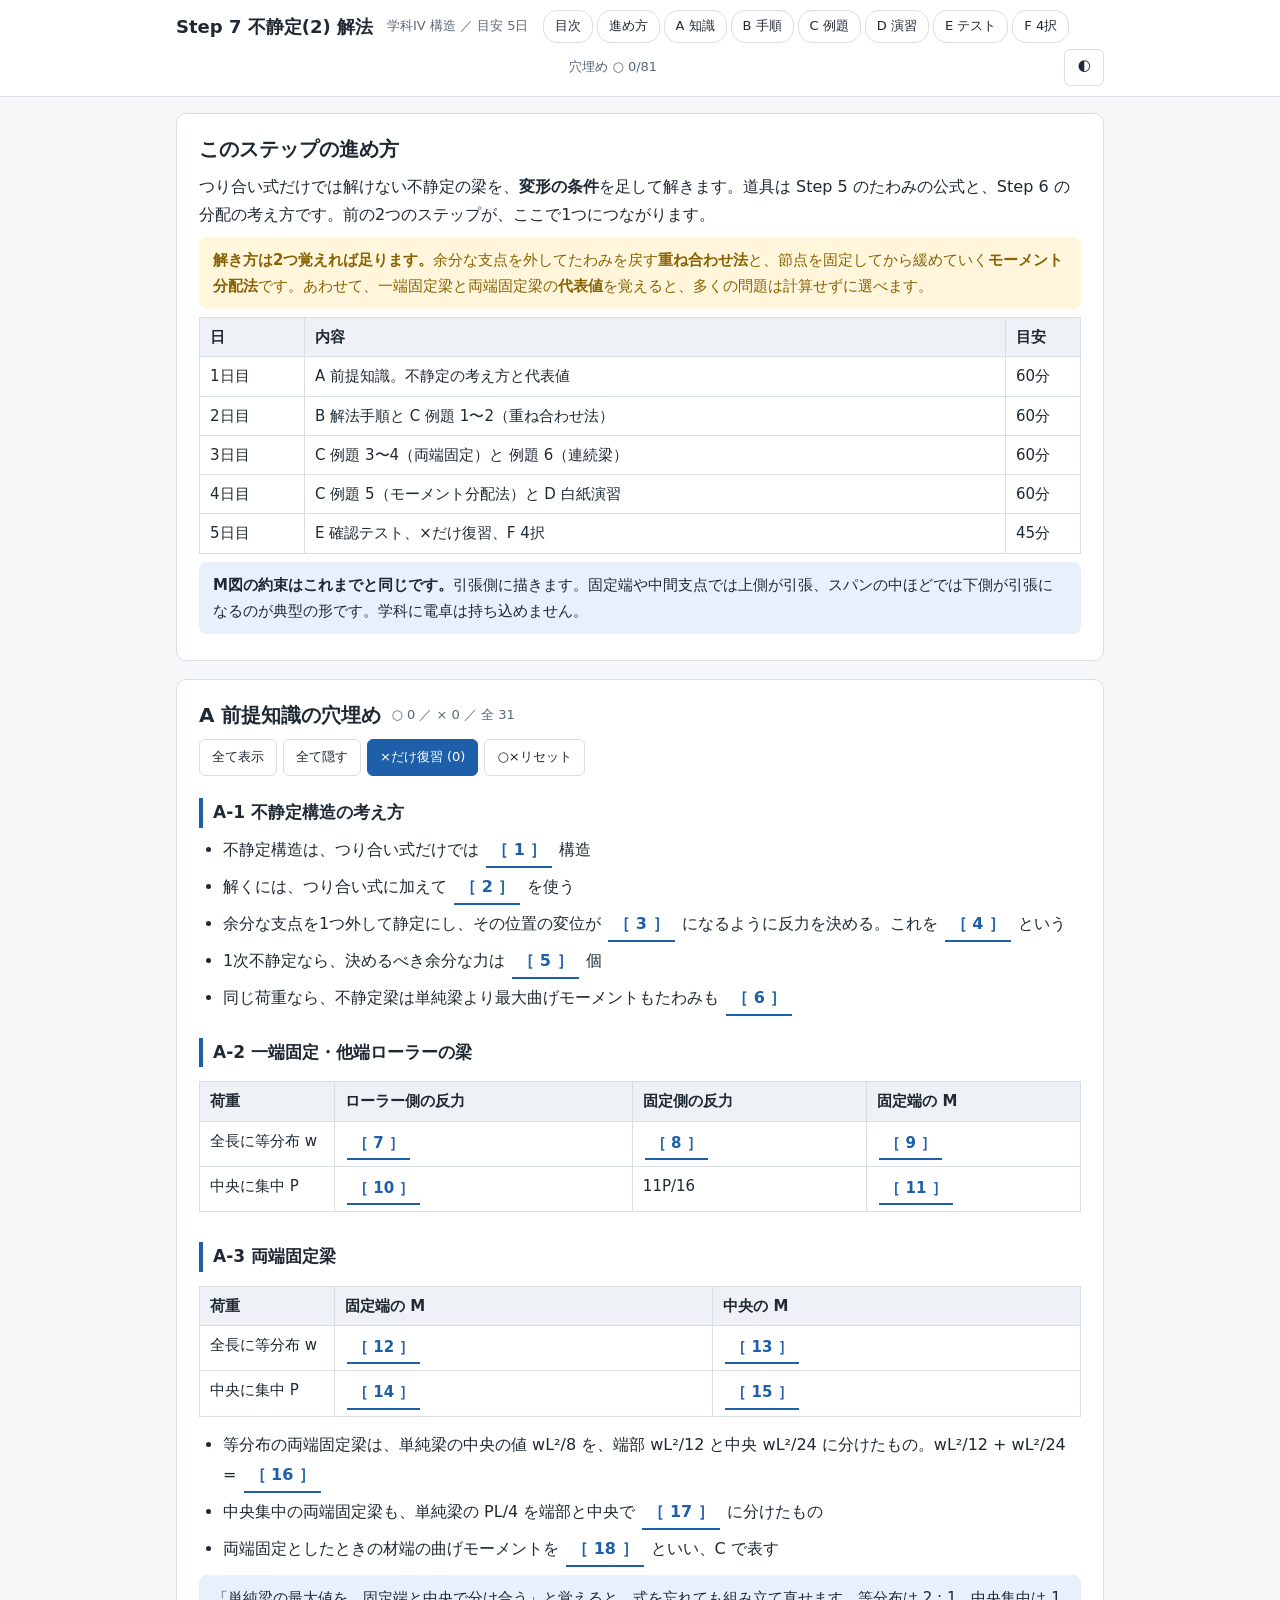
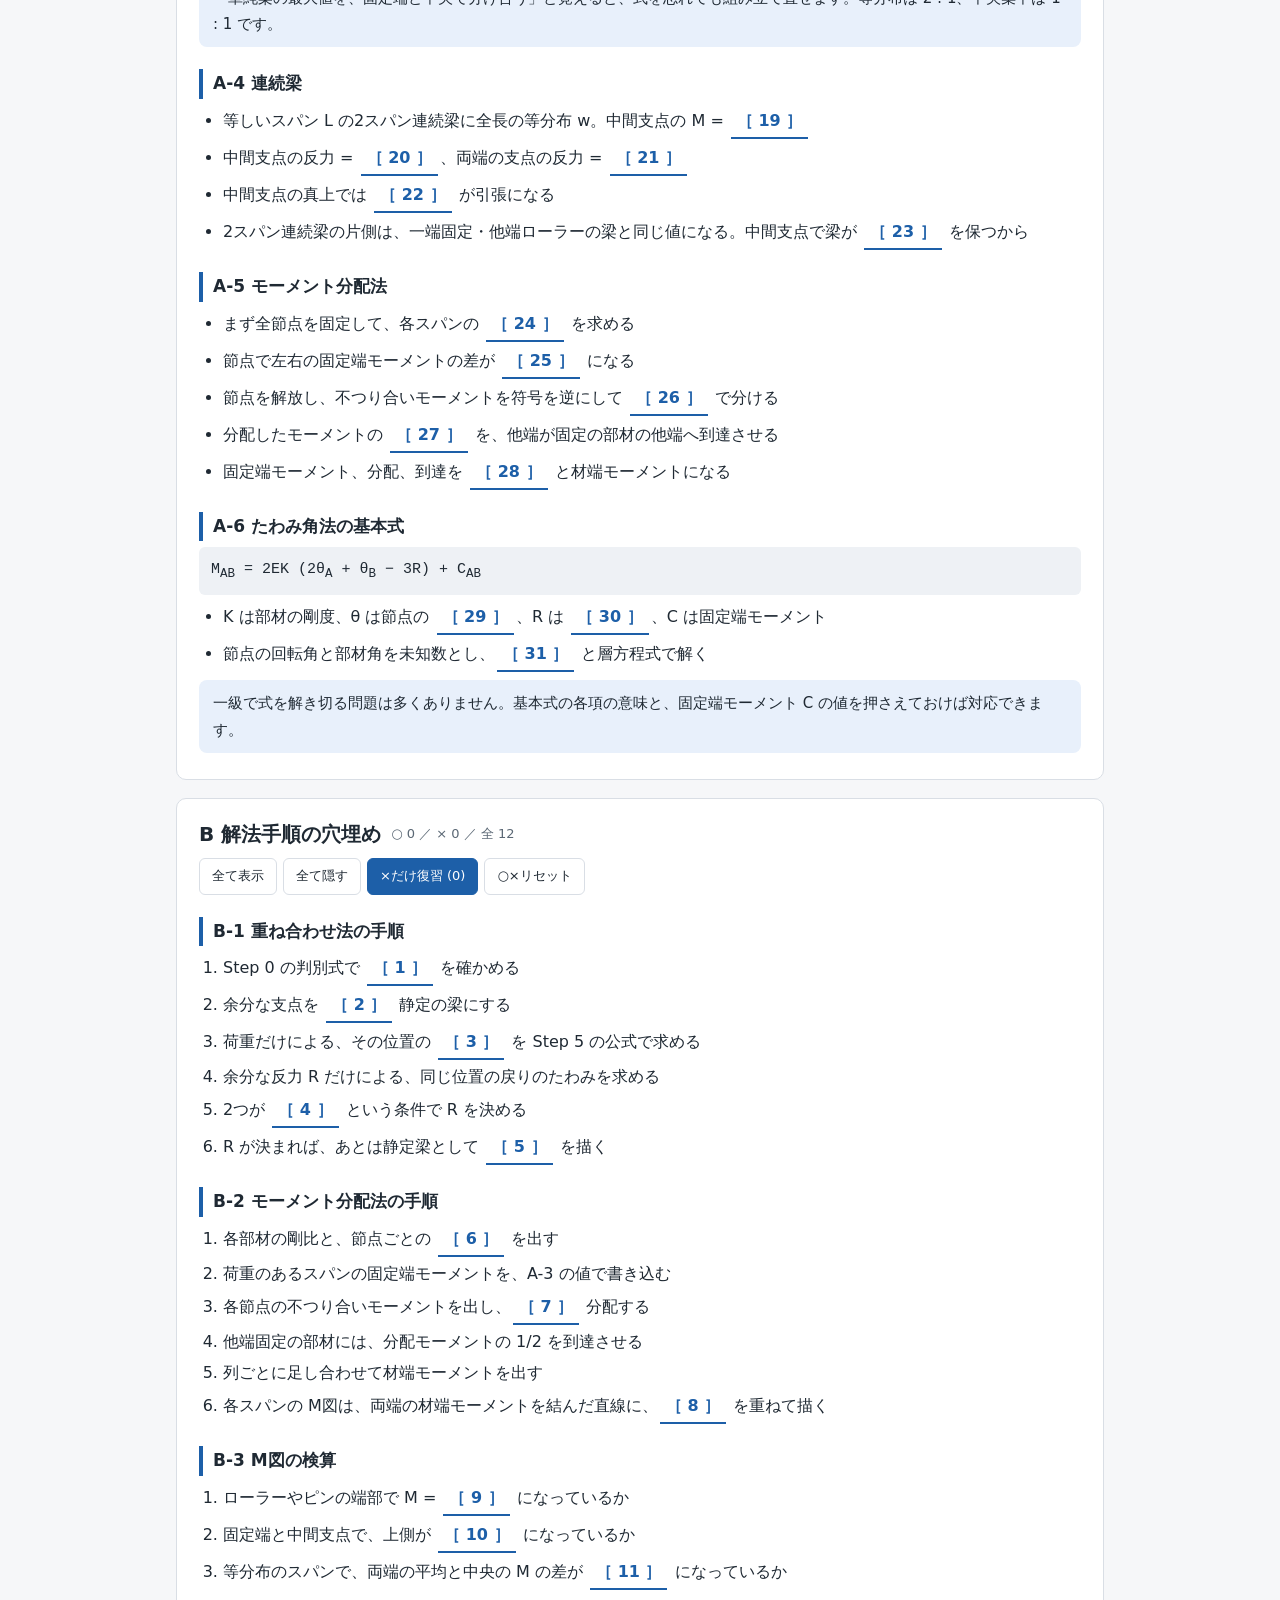
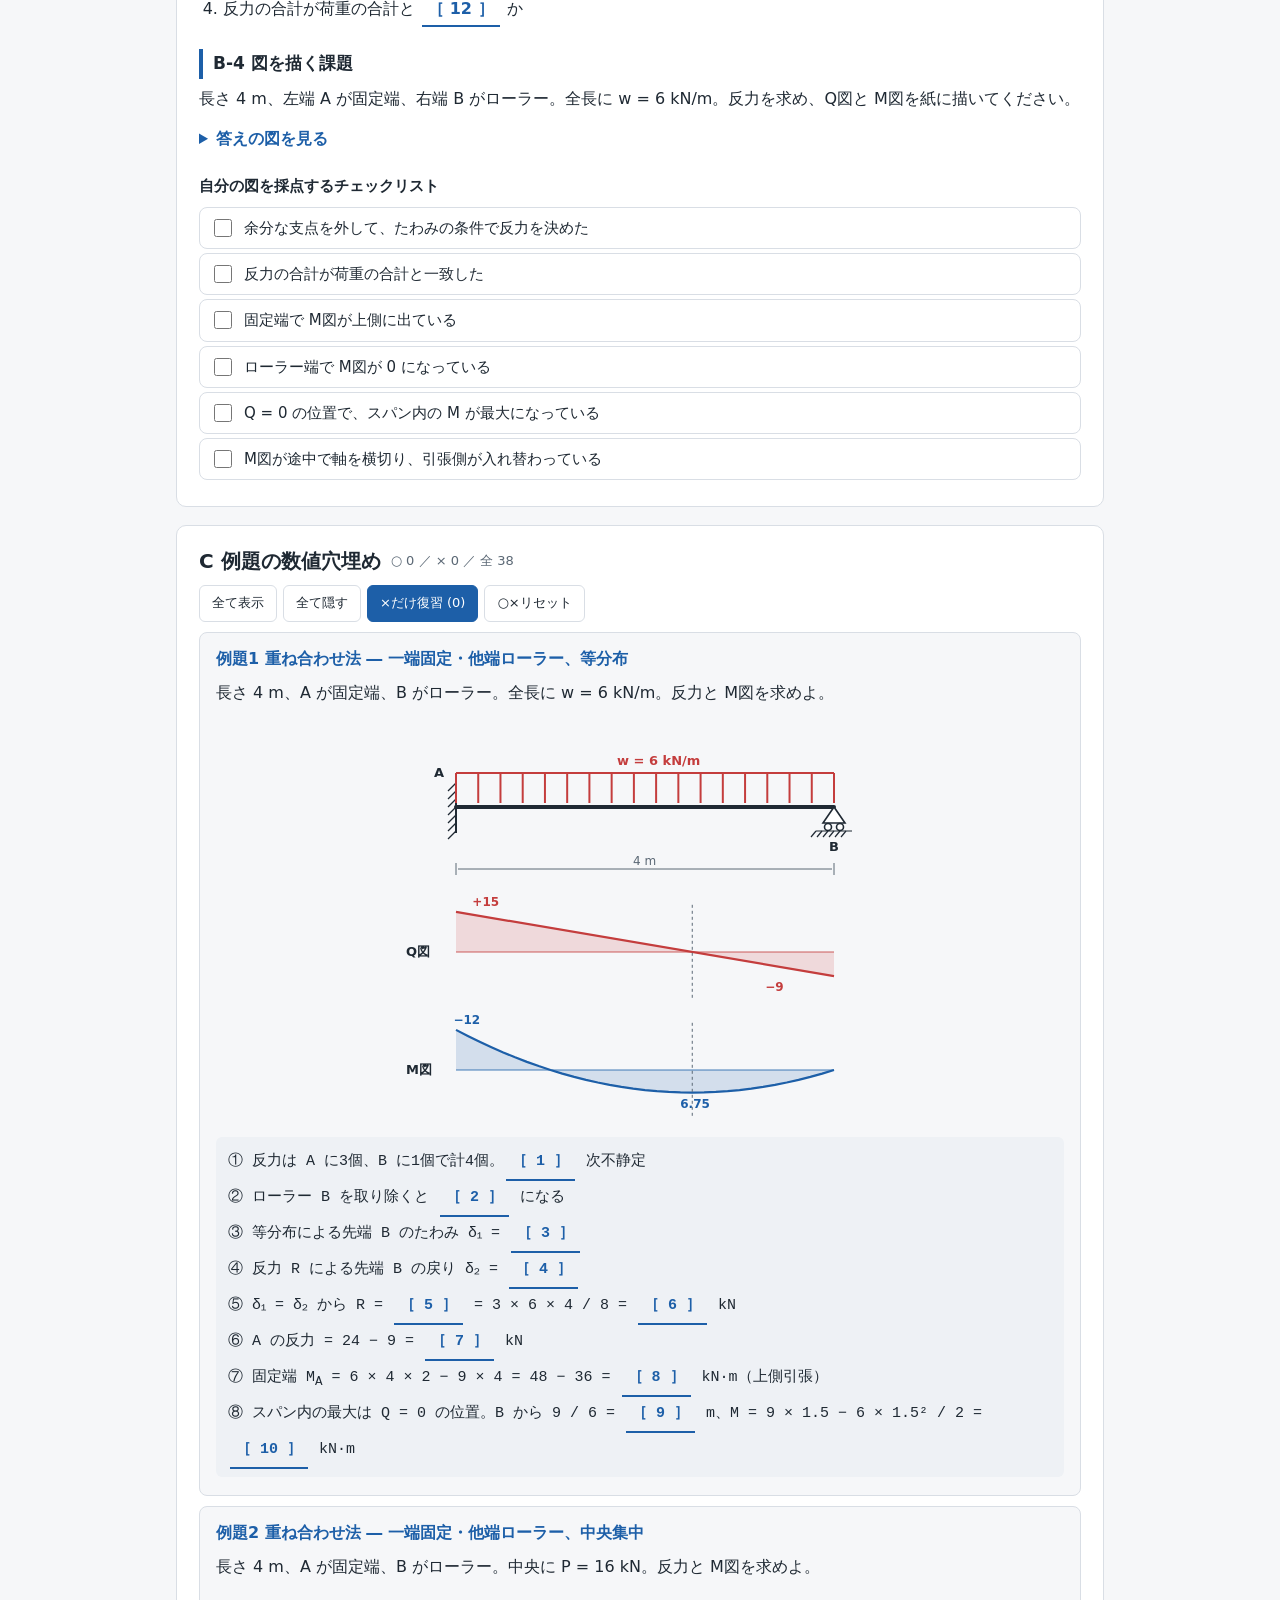
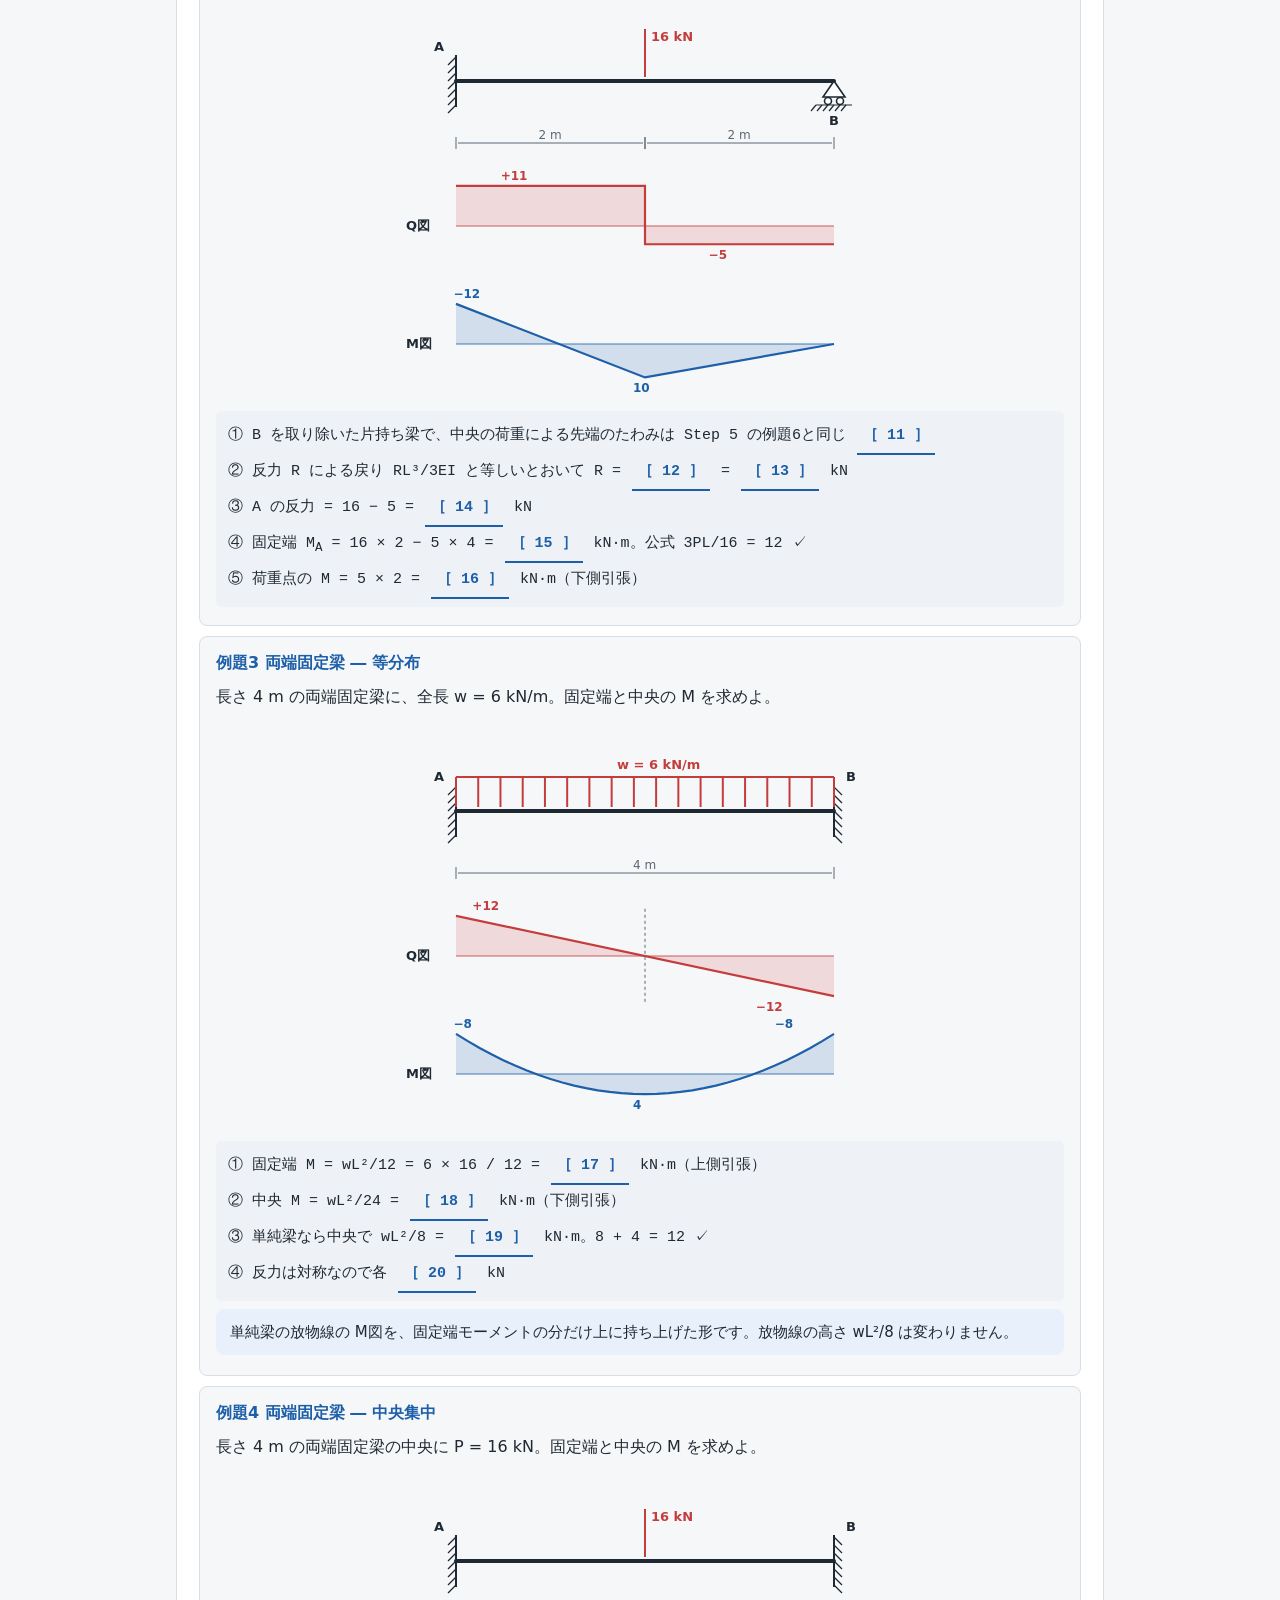
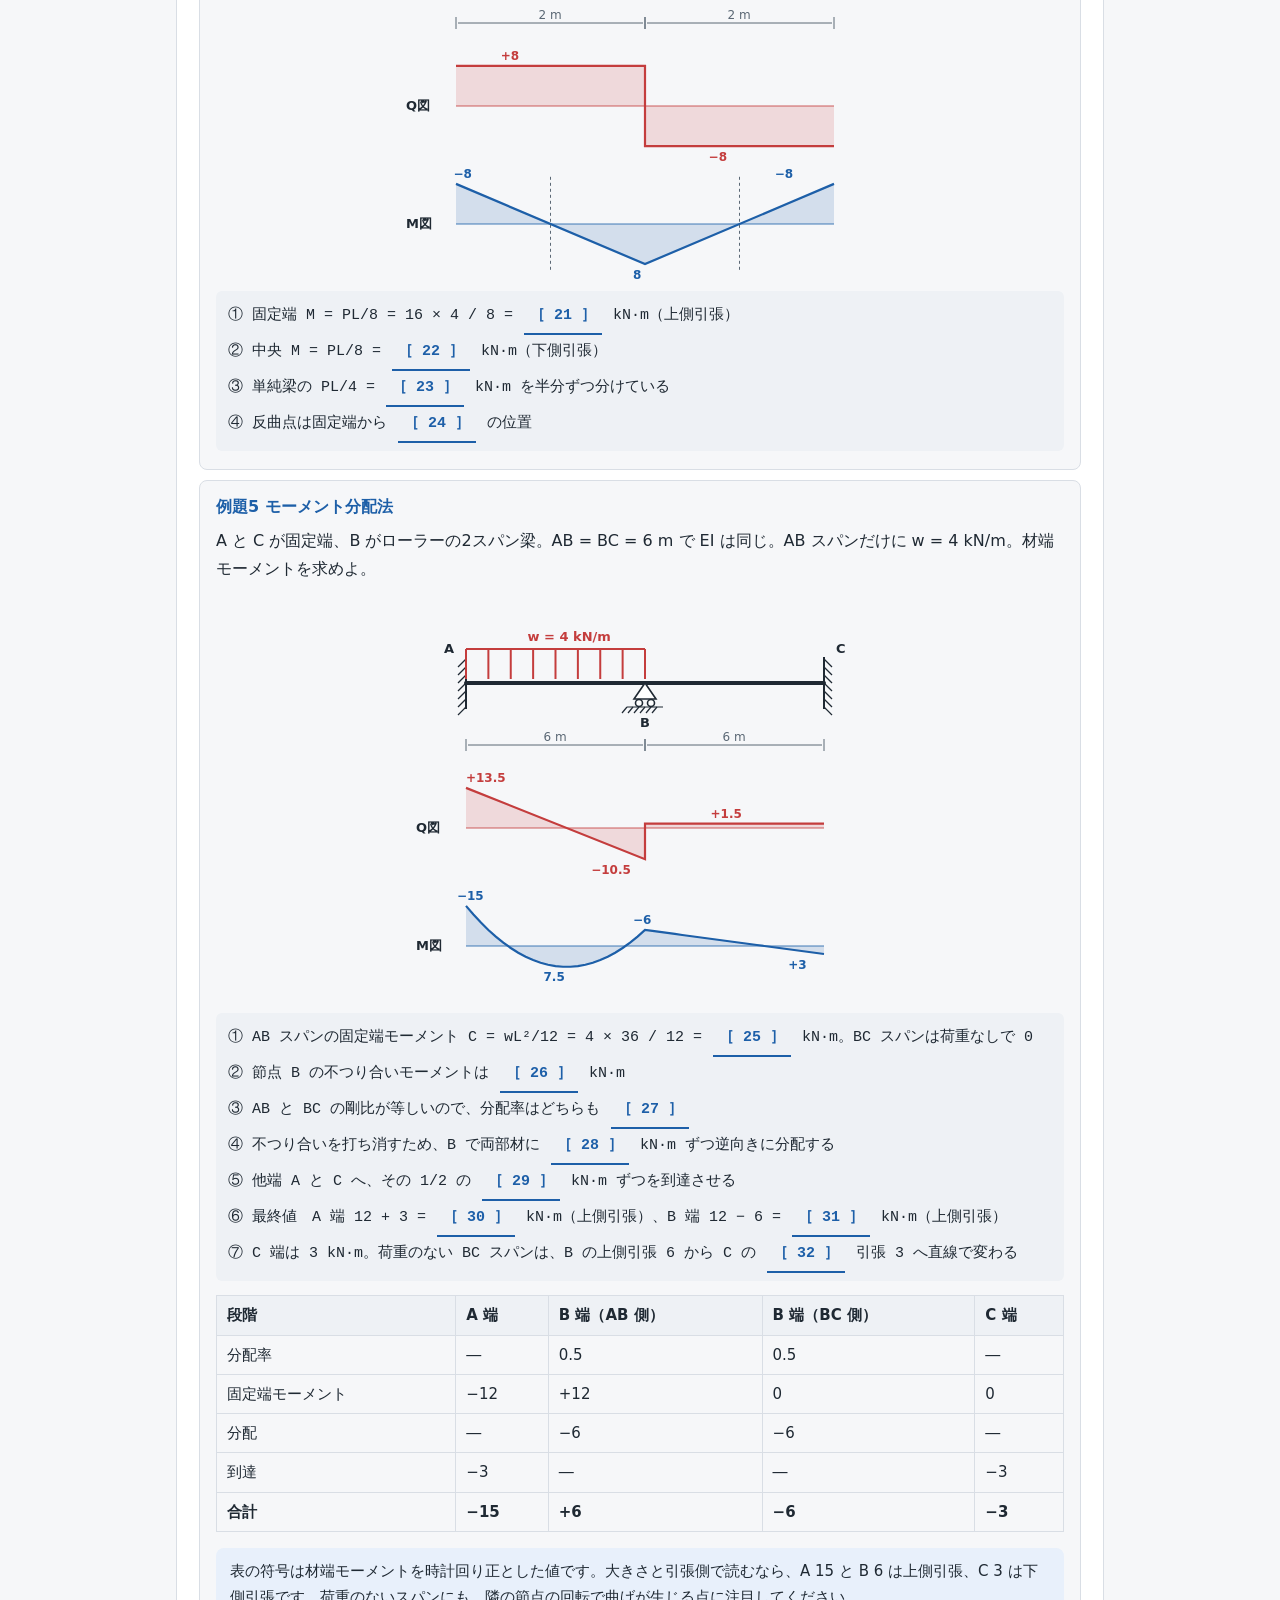
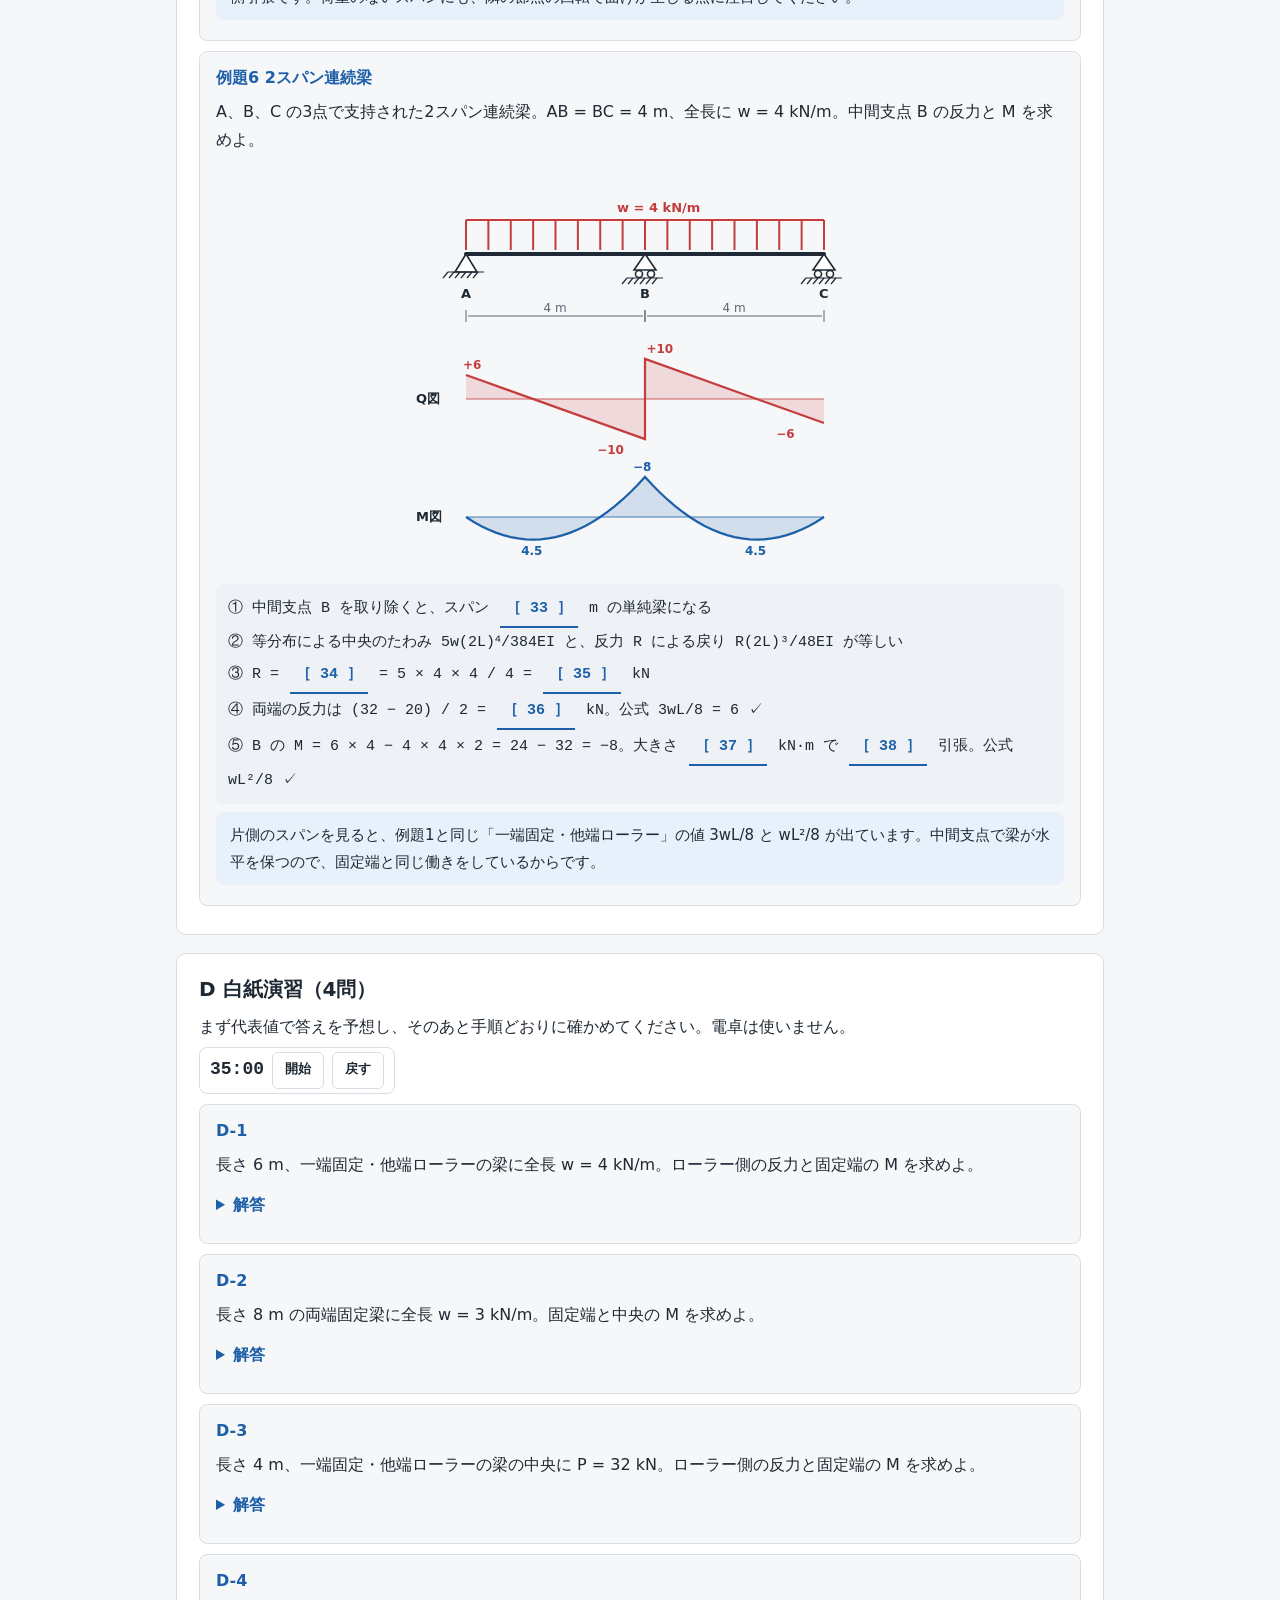
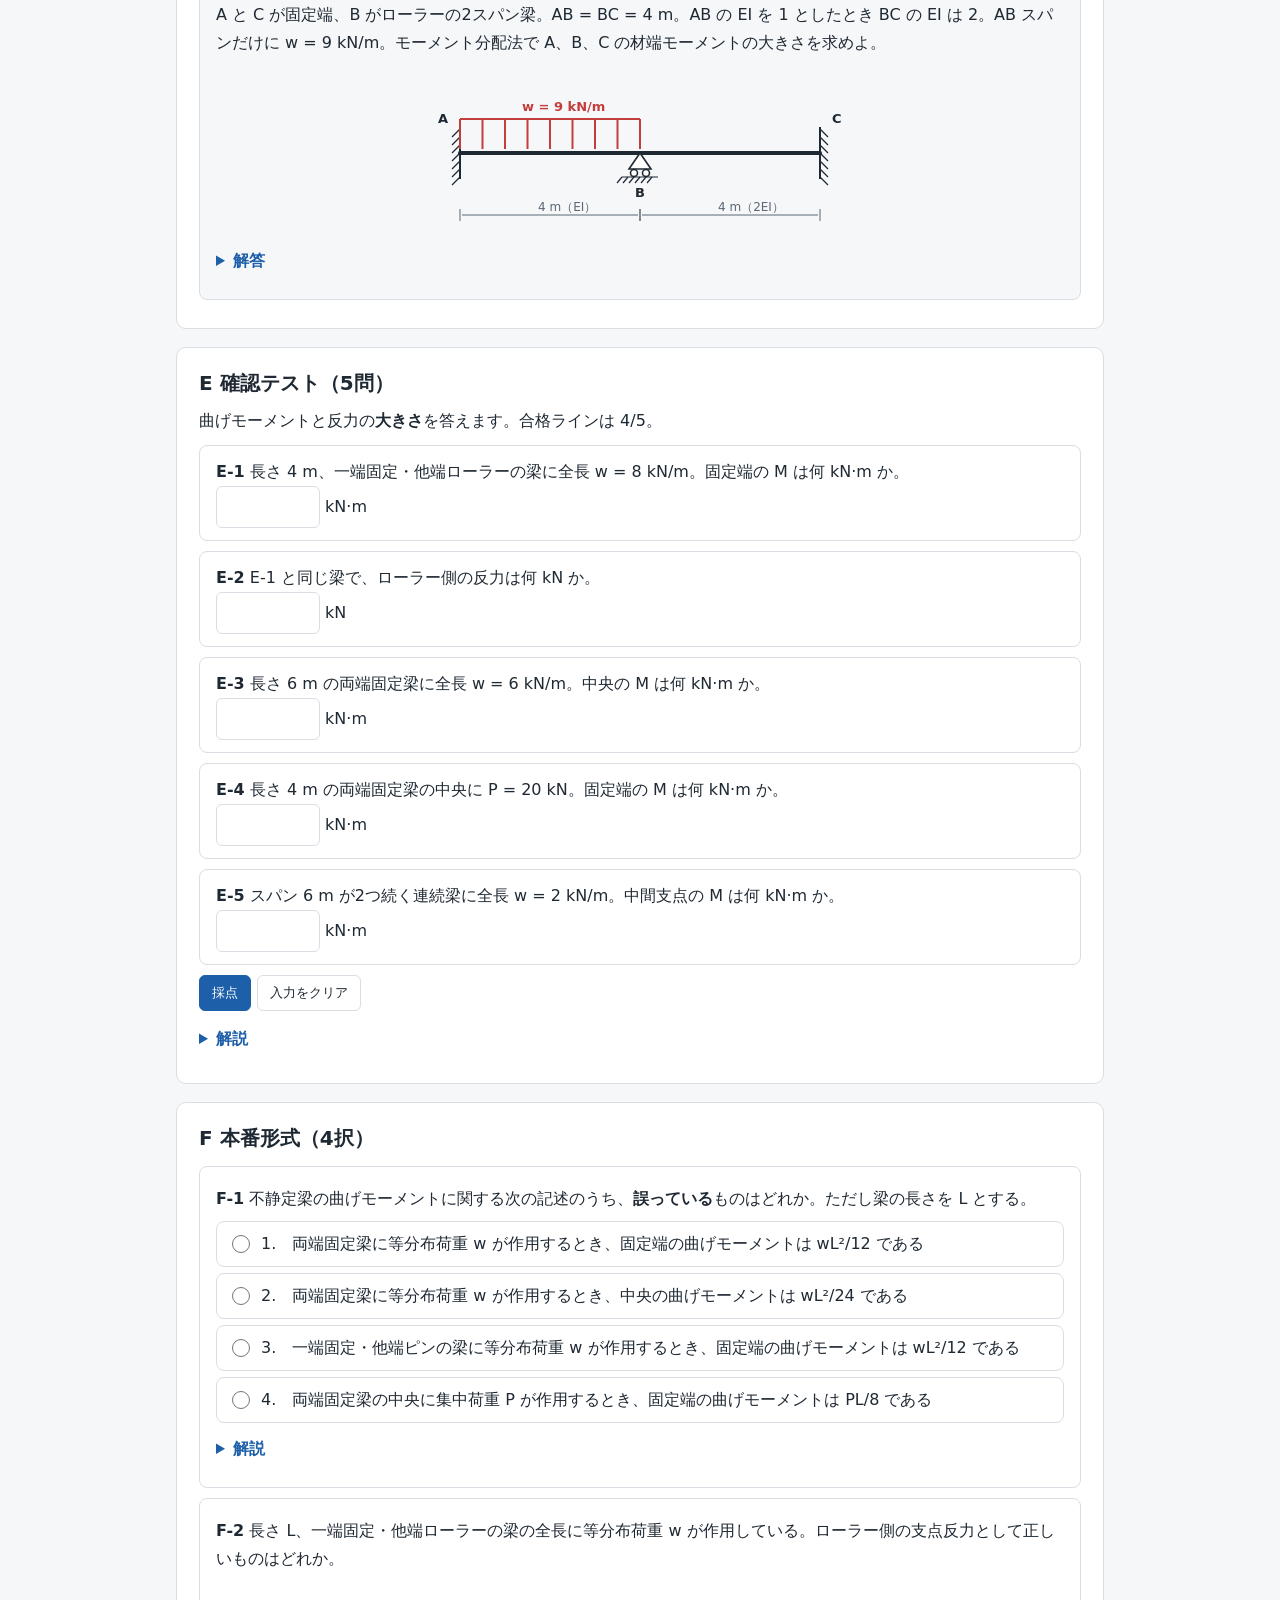
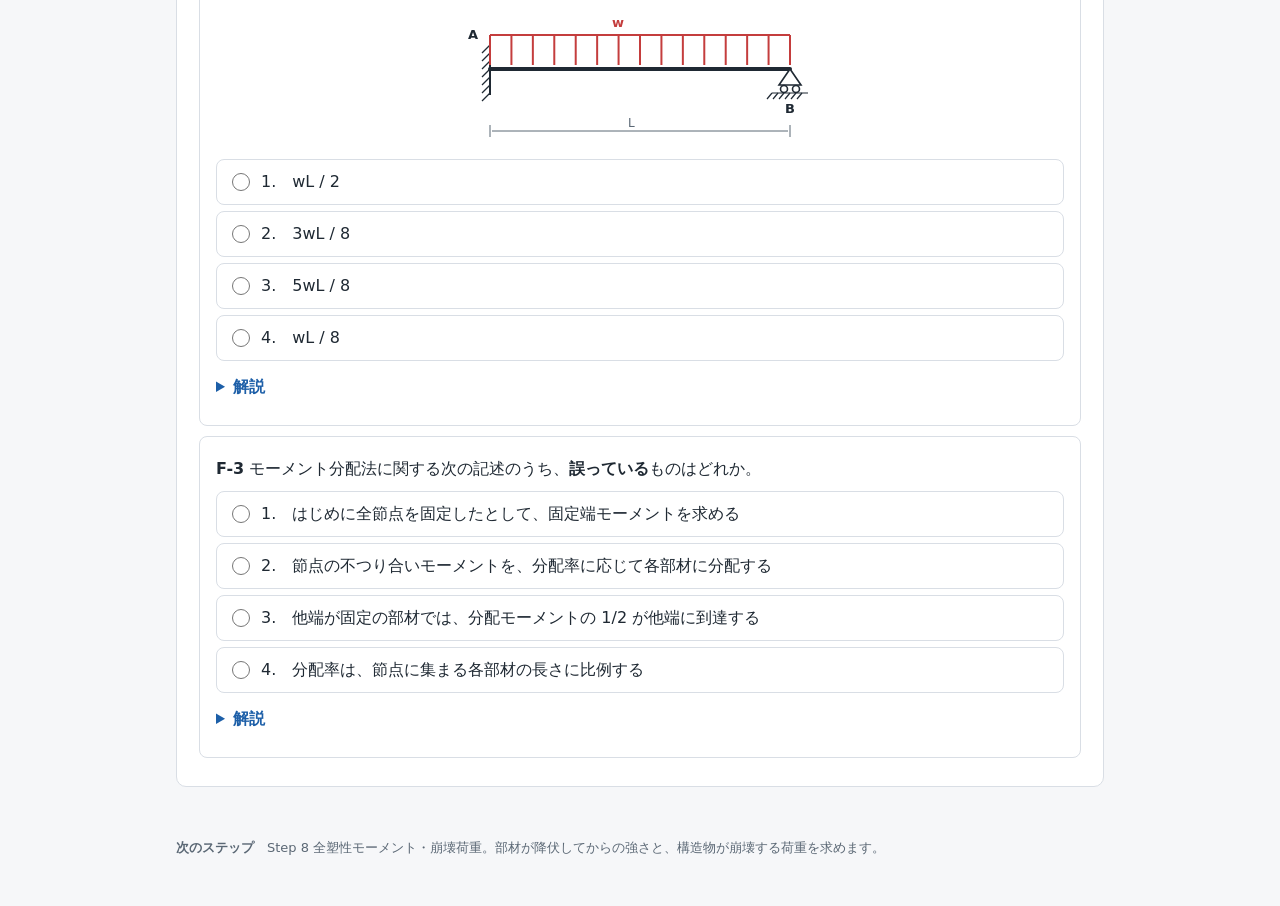
<file: structure/mechanics/S07.html>
<!DOCTYPE html>
<html lang="ja">
<head>
<meta charset="UTF-8">
<meta name="viewport" content="width=device-width, initial-scale=1">
<title>Step 7 不静定(2) 解法 ｜ 一級建築士 構造力学</title>
<link rel="manifest" href="../../manifest.webmanifest">
<meta name="theme-color" content="#1d5fa8">
<link rel="apple-touch-icon" href="../../assets/icon-180.png">
<link rel="stylesheet" href="../../assets/app.css">
</head>
<body>
<header><div class="hin">
  <h1>Step 7 不静定(2) 解法</h1>
  <span class="sub">学科IV 構造 ／ 目安 5日</span>
  <nav class="tabs">
    <a href="../../index.html">目次</a><a href="#intro">進め方</a><a href="#A">A 知識</a><a href="#B">B 手順</a><a href="#C">C 例題</a><a href="#D">D 演習</a><a href="#E">E テスト</a><a href="#F">F 4択</a>
  </nav>
  <span class="prog" id="gprog"></span>
</div></header>

<main>

<!-- ===================== 進め方 ===================== -->
<section class="card" id="intro">
<h2>このステップの進め方</h2>
<p>つり合い式だけでは解けない不静定の梁を、<b>変形の条件</b>を足して解きます。道具は Step 5 のたわみの公式と、Step 6 の分配の考え方です。前の2つのステップが、ここで1つにつながります。</p>
<div class="warn">
<b>解き方は2つ覚えれば足ります。</b>余分な支点を外してたわみを戻す<b>重ね合わせ法</b>と、節点を固定してから緩めていく<b>モーメント分配法</b>です。あわせて、一端固定梁と両端固定梁の<b>代表値</b>を覚えると、多くの問題は計算せずに選べます。
</div>
<table>
<tr><th style="width:7em">日</th><th>内容</th><th style="width:5em">目安</th></tr>
<tr><td>1日目</td><td>A 前提知識。不静定の考え方と代表値</td><td>60分</td></tr>
<tr><td>2日目</td><td>B 解法手順と C 例題 1〜2（重ね合わせ法）</td><td>60分</td></tr>
<tr><td>3日目</td><td>C 例題 3〜4（両端固定）と 例題 6（連続梁）</td><td>60分</td></tr>
<tr><td>4日目</td><td>C 例題 5（モーメント分配法）と D 白紙演習</td><td>60分</td></tr>
<tr><td>5日目</td><td>E 確認テスト、×だけ復習、F 4択</td><td>45分</td></tr>
</table>
<p class="note"><b>M図の約束はこれまでと同じです。</b>引張側に描きます。固定端や中間支点では上側が引張、スパンの中ほどでは下側が引張になるのが典型の形です。学科に電卓は持ち込めません。</p>
</section>

<!-- ===================== A ===================== -->
<section class="card" id="A" data-sec="A">
<h2>A 前提知識の穴埋め <span class="cnt"></span></h2>
<div class="tools">
  <button data-act="show">全て表示</button><button data-act="hide">全て隠す</button>
  <button data-act="review" class="pri">×だけ復習</button><button data-act="reset">○×リセット</button>
</div>

<h3>A-1 不静定構造の考え方</h3>
<ul>
<li>不静定構造は、つり合い式だけでは <span class="bl" data-a="反力や応力が決まらない">＿</span> 構造</li>
<li>解くには、つり合い式に加えて <span class="bl" data-a="変形の適合条件">＿</span> を使う</li>
<li>余分な支点を1つ外して静定にし、その位置の変位が <span class="bl" data-a="0">＿</span> になるように反力を決める。これを <span class="bl" data-a="重ね合わせ法">＿</span> という</li>
<li>1次不静定なら、決めるべき余分な力は <span class="bl" data-a="1">＿</span> 個</li>
<li>同じ荷重なら、不静定梁は単純梁より最大曲げモーメントもたわみも <span class="bl" data-a="小さい">＿</span></li>
</ul>

<h3>A-2 一端固定・他端ローラーの梁</h3>
<div class="scroll"><table>
<tr><th style="width:9em">荷重</th><th>ローラー側の反力</th><th>固定側の反力</th><th>固定端の M</th></tr>
<tr><td>全長に等分布 w</td><td><span class="bl" data-a="3wL/8">＿</span></td><td><span class="bl" data-a="5wL/8">＿</span></td><td><span class="bl" data-a="wL²/8">＿</span></td></tr>
<tr><td>中央に集中 P</td><td><span class="bl" data-a="5P/16">＿</span></td><td>11P/16</td><td><span class="bl" data-a="3PL/16">＿</span></td></tr>
</table></div>

<h3>A-3 両端固定梁</h3>
<div class="scroll"><table>
<tr><th style="width:9em">荷重</th><th>固定端の M</th><th>中央の M</th></tr>
<tr><td>全長に等分布 w</td><td><span class="bl" data-a="wL²/12">＿</span></td><td><span class="bl" data-a="wL²/24">＿</span></td></tr>
<tr><td>中央に集中 P</td><td><span class="bl" data-a="PL/8">＿</span></td><td><span class="bl" data-a="PL/8">＿</span></td></tr>
</table></div>
<ul>
<li>等分布の両端固定梁は、単純梁の中央の値 wL²/8 を、端部 wL²/12 と中央 wL²/24 に分けたもの。wL²/12 + wL²/24 = <span class="bl" data-a="wL²/8">＿</span></li>
<li>中央集中の両端固定梁も、単純梁の PL/4 を端部と中央で <span class="bl" data-a="半分ずつ（PL/8 ずつ）">＿</span> に分けたもの</li>
<li>両端固定としたときの材端の曲げモーメントを <span class="bl" data-a="固定端モーメント">＿</span> といい、C で表す</li>
</ul>
<p class="note">「単純梁の最大値を、固定端と中央で分け合う」と覚えると、式を忘れても組み立て直せます。等分布は 2 : 1、中央集中は 1 : 1 です。</p>

<h3>A-4 連続梁</h3>
<ul>
<li>等しいスパン L の2スパン連続梁に全長の等分布 w。中間支点の M = <span class="bl" data-a="wL²/8">＿</span></li>
<li>中間支点の反力 = <span class="bl" data-a="5wL/4">＿</span>、両端の支点の反力 = <span class="bl" data-a="3wL/8">＿</span></li>
<li>中間支点の真上では <span class="bl" data-a="上側">＿</span> が引張になる</li>
<li>2スパン連続梁の片側は、一端固定・他端ローラーの梁と同じ値になる。中間支点で梁が <span class="bl" data-a="水平（たわみ角 0）">＿</span> を保つから</li>
</ul>

<h3>A-5 モーメント分配法</h3>
<ul>
<li>まず全節点を固定して、各スパンの <span class="bl" data-a="固定端モーメント">＿</span> を求める</li>
<li>節点で左右の固定端モーメントの差が <span class="bl" data-a="不つり合いモーメント">＿</span> になる</li>
<li>節点を解放し、不つり合いモーメントを符号を逆にして <span class="bl" data-a="分配率">＿</span> で分ける</li>
<li>分配したモーメントの <span class="bl" data-a="1/2">＿</span> を、他端が固定の部材の他端へ到達させる</li>
<li>固定端モーメント、分配、到達を <span class="bl" data-a="足し合わせる">＿</span> と材端モーメントになる</li>
</ul>

<h3>A-6 たわみ角法の基本式</h3>
<div class="calc">M<sub>AB</sub> = 2EK (2θ<sub>A</sub> + θ<sub>B</sub> − 3R) + C<sub>AB</sub></div>
<ul>
<li>K は部材の剛度、θ は節点の <span class="bl" data-a="回転角（たわみ角）">＿</span>、R は <span class="bl" data-a="部材角">＿</span>、C は固定端モーメント</li>
<li>節点の回転角と部材角を未知数とし、<span class="bl" data-a="節点方程式">＿</span> と層方程式で解く</li>
</ul>
<p class="note">一級で式を解き切る問題は多くありません。基本式の各項の意味と、固定端モーメント C の値を押さえておけば対応できます。</p>
</section>

<!-- ===================== B ===================== -->
<section class="card" id="B" data-sec="B">
<h2>B 解法手順の穴埋め <span class="cnt"></span></h2>
<div class="tools">
  <button data-act="show">全て表示</button><button data-act="hide">全て隠す</button>
  <button data-act="review" class="pri">×だけ復習</button><button data-act="reset">○×リセット</button>
</div>

<h3>B-1 重ね合わせ法の手順</h3>
<ol>
<li>Step 0 の判別式で <span class="bl" data-a="不静定次数">＿</span> を確かめる</li>
<li>余分な支点を <span class="bl" data-a="取り除いて">＿</span> 静定の梁にする</li>
<li>荷重だけによる、その位置の <span class="bl" data-a="たわみ">＿</span> を Step 5 の公式で求める</li>
<li>余分な反力 R だけによる、同じ位置の戻りのたわみを求める</li>
<li>2つが <span class="bl" data-a="等しい（合計 0）">＿</span> という条件で R を決める</li>
<li>R が決まれば、あとは静定梁として <span class="bl" data-a="M図">＿</span> を描く</li>
</ol>

<h3>B-2 モーメント分配法の手順</h3>
<ol>
<li>各部材の剛比と、節点ごとの <span class="bl" data-a="分配率">＿</span> を出す</li>
<li>荷重のあるスパンの固定端モーメントを、A-3 の値で書き込む</li>
<li>各節点の不つり合いモーメントを出し、<span class="bl" data-a="符号を逆にして">＿</span> 分配する</li>
<li>他端固定の部材には、分配モーメントの 1/2 を到達させる</li>
<li>列ごとに足し合わせて材端モーメントを出す</li>
<li>各スパンの M図は、両端の材端モーメントを結んだ直線に、<span class="bl" data-a="単純梁としての M図">＿</span> を重ねて描く</li>
</ol>

<h3>B-3 M図の検算</h3>
<ol>
<li>ローラーやピンの端部で M = <span class="bl" data-a="0">＿</span> になっているか</li>
<li>固定端と中間支点で、上側が <span class="bl" data-a="引張">＿</span> になっているか</li>
<li>等分布のスパンで、両端の平均と中央の M の差が <span class="bl" data-a="wL²/8">＿</span> になっているか</li>
<li>反力の合計が荷重の合計と <span class="bl" data-a="等しい">＿</span> か</li>
</ol>

<h3 id="B4">B-4 図を描く課題</h3>
<p>長さ 4 m、左端 A が固定端、右端 B がローラー。全長に w = 6 kN/m。反力を求め、Q図と M図を紙に描いてください。</p>
<details><summary>答えの図を見る</summary><div>
<div id="figB4"></div>
<p>B の反力は 3wL/8 = 9 kN、A の反力は 15 kN、固定端の M は wL²/8 = 12 kN·m で上側引張。スパン内では Q が 0 になる B から 1.5 m の位置で、下側引張の最大 6.75 kN·m になります。</p>
</div></details>

<h4>自分の図を採点するチェックリスト</h4>
<ul class="chk">
<li><label><input type="checkbox" data-ck="s7-1"><span>余分な支点を外して、たわみの条件で反力を決めた</span></label></li>
<li><label><input type="checkbox" data-ck="s7-2"><span>反力の合計が荷重の合計と一致した</span></label></li>
<li><label><input type="checkbox" data-ck="s7-3"><span>固定端で M図が上側に出ている</span></label></li>
<li><label><input type="checkbox" data-ck="s7-4"><span>ローラー端で M図が 0 になっている</span></label></li>
<li><label><input type="checkbox" data-ck="s7-5"><span>Q = 0 の位置で、スパン内の M が最大になっている</span></label></li>
<li><label><input type="checkbox" data-ck="s7-6"><span>M図が途中で軸を横切り、引張側が入れ替わっている</span></label></li>
</ul>
</section>

<!-- ===================== C ===================== -->
<section class="card" id="C" data-sec="C">
<h2>C 例題の数値穴埋め <span class="cnt"></span></h2>
<div class="tools">
  <button data-act="show">全て表示</button><button data-act="hide">全て隠す</button>
  <button data-act="review" class="pri">×だけ復習</button><button data-act="reset">○×リセット</button>
</div>

<div class="ex"><div class="ttl">例題1 重ね合わせ法 ― 一端固定・他端ローラー、等分布</div>
<p>長さ 4 m、A が固定端、B がローラー。全長に w = 6 kN/m。反力と M図を求めよ。</p>
<div id="figC1"></div>
<div class="calc">
① 反力は A に3個、B に1個で計4個。<span class="bl" data-a="1">＿</span> 次不静定<br>
② ローラー B を取り除くと <span class="bl" data-a="片持ち梁">＿</span> になる<br>
③ 等分布による先端 B のたわみ δ₁ = <span class="bl" data-a="wL⁴/8EI">＿</span><br>
④ 反力 R による先端 B の戻り δ₂ = <span class="bl" data-a="RL³/3EI">＿</span><br>
⑤ δ₁ = δ₂ から R = <span class="bl" data-a="3wL/8">＿</span> = 3 × 6 × 4 / 8 = <span class="bl" data-a="9">＿</span> kN<br>
⑥ A の反力 = 24 − 9 = <span class="bl" data-a="15">＿</span> kN<br>
⑦ 固定端 M<sub>A</sub> = 6 × 4 × 2 − 9 × 4 = 48 − 36 = <span class="bl" data-a="12">＿</span> kN·m（上側引張）<br>
⑧ スパン内の最大は Q = 0 の位置。B から 9 / 6 = <span class="bl" data-a="1.5">＿</span> m、M = 9 × 1.5 − 6 × 1.5² / 2 = <span class="bl" data-a="6.75">＿</span> kN·m
</div>
</div>

<div class="ex"><div class="ttl">例題2 重ね合わせ法 ― 一端固定・他端ローラー、中央集中</div>
<p>長さ 4 m、A が固定端、B がローラー。中央に P = 16 kN。反力と M図を求めよ。</p>
<div id="figC2"></div>
<div class="calc">
① B を取り除いた片持ち梁で、中央の荷重による先端のたわみは Step 5 の例題6と同じ <span class="bl" data-a="5PL³/48EI">＿</span><br>
② 反力 R による戻り RL³/3EI と等しいとおいて R = <span class="bl" data-a="5P/16">＿</span> = <span class="bl" data-a="5">＿</span> kN<br>
③ A の反力 = 16 − 5 = <span class="bl" data-a="11">＿</span> kN<br>
④ 固定端 M<sub>A</sub> = 16 × 2 − 5 × 4 = <span class="bl" data-a="12">＿</span> kN·m。公式 3PL/16 = 12 ✓<br>
⑤ 荷重点の M = 5 × 2 = <span class="bl" data-a="10">＿</span> kN·m（下側引張）
</div>
</div>

<div class="ex"><div class="ttl">例題3 両端固定梁 ― 等分布</div>
<p>長さ 4 m の両端固定梁に、全長 w = 6 kN/m。固定端と中央の M を求めよ。</p>
<div id="figC3"></div>
<div class="calc">
① 固定端 M = wL²/12 = 6 × 16 / 12 = <span class="bl" data-a="8">＿</span> kN·m（上側引張）<br>
② 中央 M = wL²/24 = <span class="bl" data-a="4">＿</span> kN·m（下側引張）<br>
③ 単純梁なら中央で wL²/8 = <span class="bl" data-a="12">＿</span> kN·m。8 + 4 = 12 ✓<br>
④ 反力は対称なので各 <span class="bl" data-a="12">＿</span> kN
</div>
<p class="note">単純梁の放物線の M図を、固定端モーメントの分だけ上に持ち上げた形です。放物線の高さ wL²/8 は変わりません。</p>
</div>

<div class="ex"><div class="ttl">例題4 両端固定梁 ― 中央集中</div>
<p>長さ 4 m の両端固定梁の中央に P = 16 kN。固定端と中央の M を求めよ。</p>
<div id="figC4"></div>
<div class="calc">
① 固定端 M = PL/8 = 16 × 4 / 8 = <span class="bl" data-a="8">＿</span> kN·m（上側引張）<br>
② 中央 M = PL/8 = <span class="bl" data-a="8">＿</span> kN·m（下側引張）<br>
③ 単純梁の PL/4 = <span class="bl" data-a="16">＿</span> kN·m を半分ずつ分けている<br>
④ 反曲点は固定端から <span class="bl" data-a="L/4（1 m）">＿</span> の位置
</div>
</div>

<div class="ex"><div class="ttl">例題5 モーメント分配法</div>
<p>A と C が固定端、B がローラーの2スパン梁。AB = BC = 6 m で EI は同じ。AB スパンだけに w = 4 kN/m。材端モーメントを求めよ。</p>
<div id="figC5"></div>
<div class="calc">
① AB スパンの固定端モーメント C = wL²/12 = 4 × 36 / 12 = <span class="bl" data-a="12">＿</span> kN·m。BC スパンは荷重なしで 0<br>
② 節点 B の不つり合いモーメントは <span class="bl" data-a="12">＿</span> kN·m<br>
③ AB と BC の剛比が等しいので、分配率はどちらも <span class="bl" data-a="0.5">＿</span><br>
④ 不つり合いを打ち消すため、B で両部材に <span class="bl" data-a="6">＿</span> kN·m ずつ逆向きに分配する<br>
⑤ 他端 A と C へ、その 1/2 の <span class="bl" data-a="3">＿</span> kN·m ずつを到達させる<br>
⑥ 最終値　A 端 12 + 3 = <span class="bl" data-a="15">＿</span> kN·m（上側引張）、B 端 12 − 6 = <span class="bl" data-a="6">＿</span> kN·m（上側引張）<br>
⑦ C 端は 3 kN·m。荷重のない BC スパンは、B の上側引張 6 から C の <span class="bl" data-a="下側">＿</span> 引張 3 へ直線で変わる
</div>
<div class="scroll"><table>
<tr><th>段階</th><th>A 端</th><th>B 端（AB 側）</th><th>B 端（BC 側）</th><th>C 端</th></tr>
<tr><td>分配率</td><td>―</td><td>0.5</td><td>0.5</td><td>―</td></tr>
<tr><td>固定端モーメント</td><td>−12</td><td>+12</td><td>0</td><td>0</td></tr>
<tr><td>分配</td><td>―</td><td>−6</td><td>−6</td><td>―</td></tr>
<tr><td>到達</td><td>−3</td><td>―</td><td>―</td><td>−3</td></tr>
<tr><td><b>合計</b></td><td><b>−15</b></td><td><b>+6</b></td><td><b>−6</b></td><td><b>−3</b></td></tr>
</table></div>
<p class="note">表の符号は材端モーメントを時計回り正とした値です。大きさと引張側で読むなら、A 15 と B 6 は上側引張、C 3 は下側引張です。荷重のないスパンにも、隣の節点の回転で曲げが生じる点に注目してください。</p>
</div>

<div class="ex"><div class="ttl">例題6 2スパン連続梁</div>
<p>A、B、C の3点で支持された2スパン連続梁。AB = BC = 4 m、全長に w = 4 kN/m。中間支点 B の反力と M を求めよ。</p>
<div id="figC6"></div>
<div class="calc">
① 中間支点 B を取り除くと、スパン <span class="bl" data-a="8">＿</span> m の単純梁になる<br>
② 等分布による中央のたわみ 5w(2L)⁴/384EI と、反力 R による戻り R(2L)³/48EI が等しい<br>
③ R = <span class="bl" data-a="5wL/4">＿</span> = 5 × 4 × 4 / 4 = <span class="bl" data-a="20">＿</span> kN<br>
④ 両端の反力は (32 − 20) / 2 = <span class="bl" data-a="6">＿</span> kN。公式 3wL/8 = 6 ✓<br>
⑤ B の M = 6 × 4 − 4 × 4 × 2 = 24 − 32 = −8。大きさ <span class="bl" data-a="8">＿</span> kN·m で <span class="bl" data-a="上側">＿</span> 引張。公式 wL²/8 ✓
</div>
<p class="note">片側のスパンを見ると、例題1と同じ「一端固定・他端ローラー」の値 3wL/8 と wL²/8 が出ています。中間支点で梁が水平を保つので、固定端と同じ働きをしているからです。</p>
</div>
</section>

<!-- ===================== D ===================== -->
<section class="card" id="D">
<h2>D 白紙演習（4問）</h2>
<p>まず代表値で答えを予想し、そのあと手順どおりに確かめてください。電卓は使いません。</p>
<div class="tools" data-timer="35"></div>

<div class="ex" id="D1"><div class="ttl">D-1</div>
<p>長さ 6 m、一端固定・他端ローラーの梁に全長 w = 4 kN/m。ローラー側の反力と固定端の M を求めよ。</p>
<details><summary>解答</summary><div>
<div class="calc">R = 3wL/8 = 3 × 4 × 6 / 8 = 9 kN<br>M = wL²/8 = 4 × 36 / 8 = 18 kN·m（上側引張）</div>
<div id="figD1a"></div>
</div></details>
</div>

<div class="ex" id="D2"><div class="ttl">D-2</div>
<p>長さ 8 m の両端固定梁に全長 w = 3 kN/m。固定端と中央の M を求めよ。</p>
<details><summary>解答</summary><div>
<div class="calc">固定端 wL²/12 = 3 × 64 / 12 = 16 kN·m<br>中央 wL²/24 = 8 kN·m<br>検算 16 + 8 = 24 = wL²/8 ✓</div>
</div></details>
</div>

<div class="ex" id="D3"><div class="ttl">D-3</div>
<p>長さ 4 m、一端固定・他端ローラーの梁の中央に P = 32 kN。ローラー側の反力と固定端の M を求めよ。</p>
<details><summary>解答</summary><div>
<div class="calc">R = 5P/16 = 10 kN<br>M = 3PL/16 = 3 × 32 × 4 / 16 = 24 kN·m</div>
</div></details>
</div>

<div class="ex" id="D4"><div class="ttl">D-4</div>
<p>A と C が固定端、B がローラーの2スパン梁。AB = BC = 4 m。AB の EI を 1 としたとき BC の EI は 2。AB スパンだけに w = 9 kN/m。モーメント分配法で A、B、C の材端モーメントの大きさを求めよ。</p>
<div id="figD4"></div>
<details><summary>解答</summary><div>
<div class="calc">固定端モーメント AB = 9 × 16 / 12 = 12 kN·m<br>剛比 AB : BC = 1 : 2 → 分配率 1/3、2/3<br>B で 12 を 4 と 8 に分けて打ち消す → B 端は 12 − 4 = 8 kN·m<br>到達 A へ 2、C へ 4<br>A 14 kN·m（上側引張）、B 8 kN·m（上側引張）、C 4 kN·m（下側引張）</div>
<div id="figD4a"></div>
<p>BC スパンのほうがかたいので、B の不つり合いを多く引き受け、C への到達も大きくなります。</p>
</div></details>
</div>
</section>

<!-- ===================== E ===================== -->
<section class="card" id="E">
<h2>E 確認テスト（5問）</h2>
<p>曲げモーメントと反力の<b>大きさ</b>を答えます。合格ラインは 4/5。</p>

<div class="qz"><b>E-1</b> 長さ 4 m、一端固定・他端ローラーの梁に全長 w = 8 kN/m。固定端の M は何 kN·m か。<br>
<input type="number" step="any" data-a="16"> kN·m <span class="res"></span></div>

<div class="qz"><b>E-2</b> E-1 と同じ梁で、ローラー側の反力は何 kN か。<br>
<input type="number" step="any" data-a="12"> kN <span class="res"></span></div>

<div class="qz"><b>E-3</b> 長さ 6 m の両端固定梁に全長 w = 6 kN/m。中央の M は何 kN·m か。<br>
<input type="number" step="any" data-a="9"> kN·m <span class="res"></span></div>

<div class="qz"><b>E-4</b> 長さ 4 m の両端固定梁の中央に P = 20 kN。固定端の M は何 kN·m か。<br>
<input type="number" step="any" data-a="10"> kN·m <span class="res"></span></div>

<div class="qz"><b>E-5</b> スパン 6 m が2つ続く連続梁に全長 w = 2 kN/m。中間支点の M は何 kN·m か。<br>
<input type="number" step="any" data-a="9"> kN·m <span class="res"></span></div>

<div class="tools"><button id="grade" class="pri">採点</button><button id="gclear">入力をクリア</button></div>
<div class="score" id="score"></div>
<details><summary>解説</summary><div>
<div class="calc">E-1　wL²/8 = 8 × 16 / 8 = 16<br>
E-2　3wL/8 = 3 × 8 × 4 / 8 = 12<br>
E-3　wL²/24 = 6 × 36 / 24 = 9<br>
E-4　PL/8 = 20 × 4 / 8 = 10<br>
E-5　wL²/8 = 2 × 36 / 8 = 9</div>
</div></details>
</section>

<!-- ===================== F ===================== -->
<section class="card" id="F">
<h2>F 本番形式（4択）</h2>

<div class="mc" data-a="3">
<p><b>F-1</b> 不静定梁の曲げモーメントに関する次の記述のうち、<b>誤っている</b>ものはどれか。ただし梁の長さを L とする。</p>
<ul class="opts">
<li><label><input type="radio"><span>1.　両端固定梁に等分布荷重 w が作用するとき、固定端の曲げモーメントは wL²/12 である</span></label></li>
<li><label><input type="radio"><span>2.　両端固定梁に等分布荷重 w が作用するとき、中央の曲げモーメントは wL²/24 である</span></label></li>
<li><label><input type="radio"><span>3.　一端固定・他端ピンの梁に等分布荷重 w が作用するとき、固定端の曲げモーメントは wL²/12 である</span></label></li>
<li><label><input type="radio"><span>4.　両端固定梁の中央に集中荷重 P が作用するとき、固定端の曲げモーメントは PL/8 である</span></label></li>
</ul>
<details><summary>解説</summary><div>
<p>一端固定・他端ピンの固定端は wL²/8 です。片側がピンで曲げを受け持たないぶん、両端固定の wL²/12 より大きくなります。3 が誤りです。</p>
</div></details>
</div>

<div class="mc" data-a="2">
<p><b>F-2</b> 長さ L、一端固定・他端ローラーの梁の全長に等分布荷重 w が作用している。ローラー側の支点反力として正しいものはどれか。</p>
<div id="figF2"></div>
<ul class="opts">
<li><label><input type="radio"><span>1.　wL / 2</span></label></li>
<li><label><input type="radio"><span>2.　3wL / 8</span></label></li>
<li><label><input type="radio"><span>3.　5wL / 8</span></label></li>
<li><label><input type="radio"><span>4.　wL / 8</span></label></li>
</ul>
<details><summary>解説</summary><div>
<p>固定端が曲げを受け持つので、荷重は固定端側に多く流れます。ローラー側は半分の wL/2 より小さく、3wL/8。5wL/8 は固定端側の反力です。</p>
</div></details>
</div>

<div class="mc" data-a="4">
<p><b>F-3</b> モーメント分配法に関する次の記述のうち、<b>誤っている</b>ものはどれか。</p>
<ul class="opts">
<li><label><input type="radio"><span>1.　はじめに全節点を固定したとして、固定端モーメントを求める</span></label></li>
<li><label><input type="radio"><span>2.　節点の不つり合いモーメントを、分配率に応じて各部材に分配する</span></label></li>
<li><label><input type="radio"><span>3.　他端が固定の部材では、分配モーメントの 1/2 が他端に到達する</span></label></li>
<li><label><input type="radio"><span>4.　分配率は、節点に集まる各部材の長さに比例する</span></label></li>
</ul>
<details><summary>解説</summary><div>
<p>分配率は<b>剛比</b>に比例します。剛比は I/L に比例するので、長さにはむしろ反比例します。4 が誤りです。</p>
</div></details>
</div>
</section>

</main>
<footer>
<p><b>次のステップ</b>　Step 8 全塑性モーメント・崩壊荷重。部材が降伏してからの強さと、構造物が崩壊する荷重を求めます。</p>
</footer>

<script src="../../assets/app.js"></script>
<script>
(function(){
var K=window.IKKYU, fig=K.fig, beam=K.beam, set=K.beamSet;
var fr=[{x:0,t:'fixL',n:'A'},{x:4,t:'roller',n:'B'}], ff=[{x:0,t:'fixL',n:'A'},{x:4,t:'fixR',n:'B'}];

/* 例題1 と B-4：w=6, L=4。M(x) = −12 + 15x − 3x² */
var C1={L:4,sup:fr,loads:[{t:'w',x1:0,x2:4,l:'w = 6 kN/m'}],dims:[[0,4,'4 m']],
  Q:{pts:[[0,15],[4,-9]],zero:[2.5],marks:[{x:0.3,v:15,l:'+15'},{x:3.4,v:-9,l:'−9'}]},
  M:{fn:function(x){return -12+15*x-3*x*x;},n:32,zero:[2.5],marks:[{x:0.1,v:-12,l:'−12'},{x:2.5,v:6.75,l:'6.75'}]}};
fig('figC1',set(C1)); fig('figB4',set(C1));

/* 例題2：P=16 中央。Q 11/−5、M −12 → 10 → 0 */
fig('figC2',set({L:4,sup:fr,loads:[{t:'P',x:2,l:'16 kN'}],dims:[[0,2,'2 m'],[2,4,'2 m']],
  Q:{pts:[[0,11],[2,11],[2,-5],[4,-5]],marks:[{x:0.6,v:11,l:'+11'},{x:2.8,v:-5,l:'−5'}]},
  M:{pts:[[0,-12],[2,10],[4,0]],marks:[{x:0.1,v:-12,l:'−12'},{x:2,v:10,l:'10'}]}}));

/* 例題3：両端固定 等分布 w=6 L=4 */
fig('figC3',set({L:4,sup:ff,loads:[{t:'w',x1:0,x2:4,l:'w = 6 kN/m'}],dims:[[0,4,'4 m']],
  Q:{pts:[[0,12],[4,-12]],zero:[2],marks:[{x:0.3,v:12,l:'+12'},{x:3.3,v:-12,l:'−12'}]},
  M:{fn:function(x){return -8+12*x-3*x*x;},n:32,marks:[{x:0.1,v:-8,l:'−8'},{x:2,v:4,l:'4'},{x:3.5,v:-8,l:'−8'}]}}));

/* 例題4：両端固定 中央集中 P=16 */
fig('figC4',set({L:4,sup:ff,loads:[{t:'P',x:2,l:'16 kN'}],dims:[[0,2,'2 m'],[2,4,'2 m']],
  Q:{pts:[[0,8],[2,8],[2,-8],[4,-8]],marks:[{x:0.6,v:8,l:'+8'},{x:2.8,v:-8,l:'−8'}]},
  M:{pts:[[0,-8],[2,8],[4,-8]],zero:[1,3],marks:[{x:0.1,v:-8,l:'−8'},{x:2,v:8,l:'8'},{x:3.5,v:-8,l:'−8'}]}}));

/* 例題5：A 固定・B ローラー・C 固定、AB に w=4。材端 A −15、B −6、C +3（下側引張 +） */
function c5M(x){ if(x<=6){ var t=x/6; return -15*(1-t)+(-6)*t + 4*x*(6-x)/2; } var u=(x-6)/6; return -6*(1-u)+3*u; }
function c5Q(x){ return x<=6 ? 13.5-4*x : 1.5; }
fig('figC5',set({W:460,L:12,sup:[{x:0,t:'fixL',n:'A'},{x:6,t:'roller',n:'B'},{x:12,t:'fixR',n:'C'}],
  loads:[{t:'w',x1:0,x2:6,l:'w = 4 kN/m'}],dims:[[0,6,'6 m'],[6,12,'6 m']],
  Q:{pts:[[0,13.5],[6,-10.5],[6,1.5],[12,1.5]],marks:[{x:0.4,v:13.5,l:'+13.5'},{x:4.6,v:-10.5,l:'−10.5'},{x:8.6,v:1.5,l:'+1.5'}]},
  M:{fn:c5M,n:48,marks:[{x:0.1,v:-15,l:'−15'},{x:3,v:7.5,l:'7.5'},{x:6,v:-6,l:'−6'},{x:11.2,v:3,l:'+3'}]}}));

/* 例題6：2スパン連続梁 w=4 L=4 */
function c6M(x){ var u=x<=4?x:8-x; return 6*u-2*u*u; }
fig('figC6',set({W:460,L:8,sup:[{x:0,t:'pin',n:'A'},{x:4,t:'roller',n:'B'},{x:8,t:'roller',n:'C'}],
  loads:[{t:'w',x1:0,x2:8,l:'w = 4 kN/m'}],dims:[[0,4,'4 m'],[4,8,'4 m']],
  Q:{pts:[[0,6],[4,-10],[4,10],[8,-6]],marks:[{x:0.2,v:6,l:'+6'},{x:3.2,v:-10,l:'−10'},{x:4.3,v:10,l:'+10'},{x:7.2,v:-6,l:'−6'}]},
  M:{fn:c6M,n:48,marks:[{x:1.5,v:4.5,l:'4.5'},{x:4,v:-8,l:'−8'},{x:6.5,v:4.5,l:'4.5'}]}}));

/* D-1 答え：w=4 L=6 → RB 9、RA 15、MA 18。M(x) = −18 + 15x − 2x² */
fig('figD1a',set({L:6,sup:[{x:0,t:'fixL',n:'A'},{x:6,t:'roller',n:'B'}],loads:[{t:'w',x1:0,x2:6,l:'w = 4 kN/m'}],
  M:{fn:function(x){return -18+15*x-2*x*x;},n:32,marks:[{x:0.1,v:-18,l:'−18'},{x:3.75,v:10.125,l:'10.1'}]}}));

/* D-4：A 固定・B ローラー・C 固定、AB(EI=1) に w=9、BC(EI=2)。材端 A −14、B −8、C +4 */
function d4M(x){ if(x<=4){ var t=x/4; return -14*(1-t)+(-8)*t + 9*x*(4-x)/2; } var u=(x-4)/4; return -8*(1-u)+4*u; }
var D4={W:460,L:8,sup:[{x:0,t:'fixL',n:'A'},{x:4,t:'roller',n:'B'},{x:8,t:'fixR',n:'C'}],loads:[{t:'w',x1:0,x2:4,l:'w = 9 kN/m'}],dims:[[0,4,'4 m（EI）'],[4,8,'4 m（2EI）']]};
fig('figD4',beam(D4));
fig('figD4a',set(Object.assign({},D4,{dims:[],M:{fn:d4M,n:48,marks:[{x:0.1,v:-14,l:'−14'},{x:4,v:-8,l:'−8'},{x:7.3,v:4,l:'+4'}]}})));

/* F-2 */
fig('figF2',beam({W:400,L:4,sup:fr,loads:[{t:'w',x1:0,x2:4,l:'w'}],dims:[[0,4,'L']]}));

K.initStep('S07',{base:'../../'});
})();
</script>
</body>
</html>
</file>
<file: assets/app.css>
/* 一級建築士 学習ノート 共通スタイル */
:root{
  --bg:#f6f7f9; --card:#fff; --ink:#1f2933; --sub:#5b6875; --line:#d9dee5;
  --acc:#1d5fa8; --acc-bg:#e8f0fb; --ok:#1d8f4e; --ok-bg:#e4f5ea;
  --ng:#c43d3d; --ng-bg:#fbe7e7; --warn-bg:#fff6dc; --warn:#8a6100;
  --mute:#eef1f5; --shadow:0 2px 8px rgba(31,41,51,.08);
  --figink:#1f2933; --figgr:#1f2933;
}
[data-theme="dark"]{
  --bg:#14181d; --card:#1c2127; --ink:#e4e8ed; --sub:#98a3b0; --line:#2f3742;
  --acc:#6aa9e9; --acc-bg:#1b2836; --ok:#4cc07d; --ok-bg:#16301f;
  --ng:#ef7b7b; --ng-bg:#331a1a; --warn-bg:#332a12; --warn:#e0bc6a;
  --mute:#232a32; --shadow:0 2px 8px rgba(0,0,0,.4);
  --figink:#e4e8ed; --figgr:#b6c0cc;
}
*{box-sizing:border-box}
html{-webkit-text-size-adjust:100%}
body{margin:0;background:var(--bg);color:var(--ink);
  font-family:"Segoe UI","Yu Gothic UI","Hiragino Sans","Meiryo",system-ui,sans-serif;
  font-size:16px;line-height:1.75;overflow-wrap:break-word}

/* ---- ヘッダ ---- */
header{background:var(--card);border-bottom:1px solid var(--line);position:sticky;top:0;z-index:20}
.hin{max-width:960px;margin:0 auto;padding:10px 16px;display:flex;flex-wrap:wrap;align-items:center;gap:6px 14px}
.hin h1{font-size:18px;margin:0}
.hin .sub{color:var(--sub);font-size:13px}
nav.tabs{display:flex;flex-wrap:wrap;gap:4px}
nav.tabs a{display:inline-block;padding:4px 11px;border:1px solid var(--line);border-radius:14px;
  color:var(--ink);text-decoration:none;font-size:13px;background:var(--card)}
nav.tabs a:hover{background:var(--acc-bg)}
.prog{margin-left:auto;font-size:13px;color:var(--sub);white-space:nowrap}
.hbtns{display:flex;gap:4px;margin-left:auto}

main{max-width:960px;margin:0 auto;padding:16px}
section.card,.card{background:var(--card);border:1px solid var(--line);border-radius:10px;padding:18px 22px;margin:0 0 18px}
section.card>h2{margin:0 0 6px;font-size:20px;display:flex;flex-wrap:wrap;align-items:center;gap:10px}
section.card>h2 .cnt{font-size:13px;color:var(--sub);font-weight:400}
h3{font-size:17px;margin:22px 0 6px;padding-left:10px;border-left:4px solid var(--acc)}
h4{font-size:15px;margin:16px 0 4px}
p{margin:6px 0}
ul,ol{padding-left:24px;margin:6px 0}
li{margin:3px 0}
a{color:var(--acc)}

.tools{display:flex;gap:6px;flex-wrap:wrap;margin:6px 0 10px}
button{font:inherit;font-size:13px;padding:6px 12px;border:1px solid var(--line);border-radius:6px;
  background:var(--card);cursor:pointer;color:var(--ink);min-height:34px}
button:hover{background:var(--acc-bg)}
button.pri{background:var(--acc);color:#fff;border-color:var(--acc)}
button.pri:hover{opacity:.88}

.note{background:var(--acc-bg);border-radius:8px;padding:10px 14px;margin:8px 0;font-size:15px}
.warn{background:var(--warn-bg);border-radius:8px;padding:10px 14px;margin:8px 0;font-size:15px;color:var(--warn)}

table{border-collapse:collapse;width:100%;margin:8px 0;font-size:15px}
th,td{border:1px solid var(--line);padding:6px 10px;vertical-align:top;text-align:left}
th{background:var(--mute);font-weight:600}
.scroll{overflow-x:auto}

/* ---- 穴埋め ---- */
.bl{display:inline-block;cursor:pointer;user-select:none;vertical-align:baseline;margin:0 2px}
.bl .q{display:inline-block;min-width:3.4em;text-align:center;border-bottom:2px solid var(--acc);
  color:var(--acc);padding:2px 6px;font-weight:600}
.bl .a{display:none;color:var(--acc);font-weight:700;background:var(--acc-bg);border-radius:4px;padding:1px 6px}
.bl .mk{display:none;margin-left:2px;font-size:12px;vertical-align:middle}
.bl .mk b{display:inline-block;width:26px;height:26px;line-height:24px;text-align:center;
  border:1px solid var(--line);border-radius:50%;margin-left:3px;font-weight:400;background:var(--card)}
.bl.open .q{display:none}
.bl.open .a,.bl.open .mk{display:inline-block}
.bl.o .a{background:var(--ok-bg);color:var(--ok)}
.bl.x .a{background:var(--ng-bg);color:var(--ng)}
.bl.o .mk b.o{background:var(--ok);color:#fff;border-color:var(--ok)}
.bl.x .mk b.x{background:var(--ng);color:#fff;border-color:var(--ng)}

/* ---- 図 ---- */
svg.fig{display:block;max-width:100%;height:auto;margin:8px auto}
.fig .bm{stroke:var(--figink);stroke-width:4;stroke-linecap:round}
.fig .sp{fill:var(--card);stroke:var(--figink);stroke-width:1.6}
.fig .gr{stroke:var(--figgr);stroke-width:1.2}
.fig .ld{stroke:var(--ng);stroke-width:2;fill:none}
.fig .lt{fill:var(--ng);font-size:13px;font-weight:600}
.fig .dm{stroke:var(--sub);stroke-width:1}
.fig .dt{fill:var(--sub);font-size:12px}
.fig .nm{fill:var(--figink);font-size:13px;font-weight:600}
.fig .rc{stroke:var(--acc);stroke-width:2;fill:none}
.fig .rt{fill:var(--acc);font-size:12px;font-weight:600}
.figrow{display:flex;flex-wrap:wrap;gap:12px;justify-content:center}
.figrow figure{margin:0;text-align:center;font-size:13px;color:var(--sub)}

/* ---- 例題・解答 ---- */
.ex{border:1px solid var(--line);border-radius:8px;padding:12px 16px;margin:10px 0;background:var(--bg)}
.ex .ttl{font-weight:600;color:var(--acc)}
.calc{font-family:Consolas,"Courier New",monospace;font-size:15px;background:var(--mute);
  border-radius:6px;padding:8px 12px;margin:6px 0;line-height:2;overflow-x:auto}
details{margin:8px 0}
summary{cursor:pointer;color:var(--acc);font-weight:600;padding:4px 0;min-height:30px}
details>div{border-left:3px solid var(--line);padding:6px 14px;margin-top:6px}

/* ---- 確認テスト ---- */
.qz{border:1px solid var(--line);border-radius:8px;padding:12px 16px;margin:10px 0}
.qz input[type=number]{font:inherit;width:6.5em;padding:6px 8px;border:1px solid var(--line);
  border-radius:6px;text-align:right;background:var(--card);color:var(--ink)}
.qz .res{margin-left:8px;font-weight:700}
.qz .res.o{color:var(--ok)} .qz .res.x{color:var(--ng)}
.score{font-size:18px;font-weight:700;margin:10px 0}

/* ---- 4択 ---- */
.mc{border:1px solid var(--line);border-radius:8px;padding:12px 16px;margin:10px 0}
.mc .opts{list-style:none;padding:0;margin:8px 0 0}
.mc .opts li{margin:6px 0}
.mc .opts label{display:flex;gap:8px;align-items:flex-start;padding:8px 10px;border:1px solid var(--line);
  border-radius:8px;cursor:pointer;background:var(--card)}
.mc .opts label:hover{background:var(--acc-bg)}
.mc .opts input{margin-top:5px;flex:0 0 auto;width:18px;height:18px}
.mc .opts li.o label{background:var(--ok-bg);border-color:var(--ok)}
.mc .opts li.x label{background:var(--ng-bg);border-color:var(--ng)}

/* ---- チェックリスト ---- */
.chk{list-style:none;padding:0;margin:8px 0}
.chk li{margin:4px 0}
.chk label{display:flex;gap:9px;align-items:flex-start;padding:7px 10px;border:1px solid var(--line);
  border-radius:8px;cursor:pointer;background:var(--card);font-size:15px}
.chk input{margin-top:4px;flex:0 0 auto;width:18px;height:18px}
.chk input:checked+span{color:var(--sub);text-decoration:line-through}

/* ---- 復習カード ---- */
.ovl{position:fixed;inset:0;background:rgba(10,14,18,.72);z-index:100;display:flex;
  align-items:center;justify-content:center;padding:12px}
.ovl .box{background:var(--card);border-radius:14px;max-width:620px;width:100%;
  max-height:88vh;overflow:auto;padding:16px 18px;box-shadow:var(--shadow)}
.ovl .hd{display:flex;align-items:center;gap:10px;margin-bottom:10px}
.ovl .hd b{font-size:15px}
.ovl .hd .cl{margin-left:auto}
.ovl .ctx{background:var(--mute);border-radius:8px;padding:10px 14px;margin:8px 0;font-size:15px;line-height:2}
.ovl .ctx .tgt{background:var(--acc);color:#fff;border-radius:4px;padding:1px 8px;font-weight:700}
.ovl .ctx .rev{background:var(--ok-bg);color:var(--ok);border-radius:4px;padding:1px 8px;font-weight:700}
.ovl .ctx .bl{pointer-events:none}
.ovl .ctx .bl .q{display:none}
.ovl .ctx .bl .a{display:inline-block;background:transparent;color:var(--sub);font-weight:400;padding:0}
.ovl .ctx .bl .mk{display:none}
.ovl .act{display:flex;gap:8px;margin-top:10px}
.ovl .act button{flex:1 1 0;min-height:44px;font-size:15px}
.ovl .ok{background:var(--ok-bg);color:var(--ok);border-color:var(--ok)}
.ovl .ng{background:var(--ng-bg);color:var(--ng);border-color:var(--ng)}

/* ---- タイマー ---- */
.tmr{display:inline-flex;align-items:center;gap:8px;font-family:Consolas,monospace;
  font-size:18px;font-weight:700;padding:4px 10px;border:1px solid var(--line);border-radius:8px;background:var(--card)}

/* ---- 進捗バー ---- */
.bar{height:6px;background:var(--mute);border-radius:3px;overflow:hidden;margin-top:4px;width:96px}
.bar i{display:block;height:100%;background:var(--acc)}

/* ---- ステップ一覧 ---- */
.steps{list-style:none;padding:0;margin:0}
.steps li{display:flex;align-items:center;gap:10px;padding:11px 12px;border:1px solid var(--line);
  border-radius:10px;background:var(--card);margin:8px 0}
.steps li.off{background:var(--mute);color:var(--sub)}
.steps li.cur{border-color:var(--acc);box-shadow:0 0 0 2px var(--acc-bg)}
.steps .num{flex:0 0 3.1em;font-weight:700;color:var(--acc);font-size:15px}
.steps li.off .num{color:var(--sub)}
.steps .ttl{flex:1 1 auto;min-width:0}
.steps .ttl b{display:block;font-size:15px}
.steps .ttl small{display:block;color:var(--sub);font-size:12px}
.steps .st{flex:0 0 auto;font-size:12px;color:var(--sub);text-align:right;white-space:nowrap}
.steps .st .ok{color:var(--ok);font-weight:700}
.steps a{color:inherit;text-decoration:none;display:contents}

textarea{width:100%;min-height:120px;font-family:Consolas,monospace;font-size:12px;
  border:1px solid var(--line);border-radius:8px;padding:8px;background:var(--card);color:var(--ink)}
sup{font-size:11px}
footer{max-width:960px;margin:0 auto;padding:10px 16px 40px;color:var(--sub);font-size:13px}

@media (max-width:600px){
  .hin{padding:8px 12px;gap:4px 10px}
  .hin .sub{display:none}
  .prog{margin-left:0;width:100%}
  nav.tabs a{padding:3px 9px;font-size:12px}
  main{padding:10px}
  section.card,.card{padding:14px 12px}
  .ex{padding:10px 12px}
  .calc{font-size:14px;padding:8px}
  th,td{padding:5px 7px}
}
@media print{
  header{position:static}
  .tools,.mk,.hbtns,.ovl{display:none!important}
  body{background:#fff}
  section.card{break-inside:avoid;border:none;padding:0}
}
</file>
